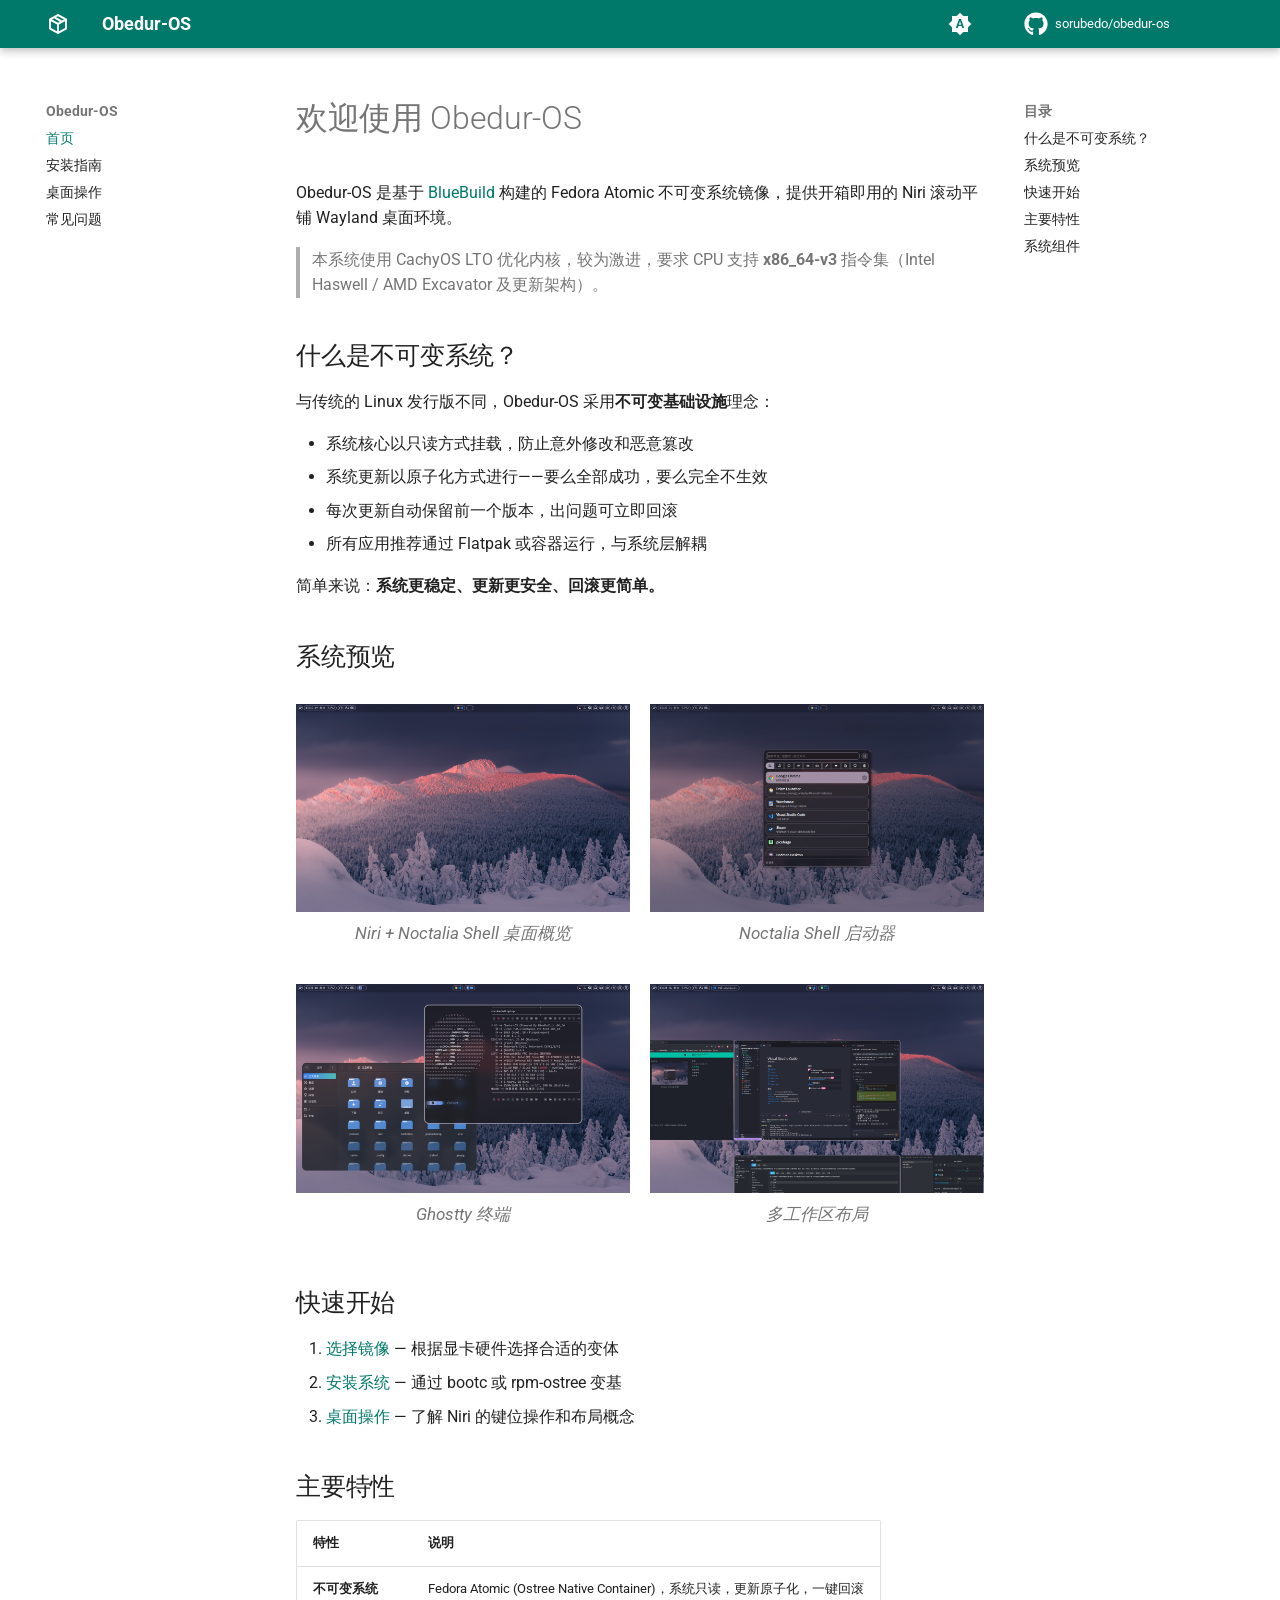
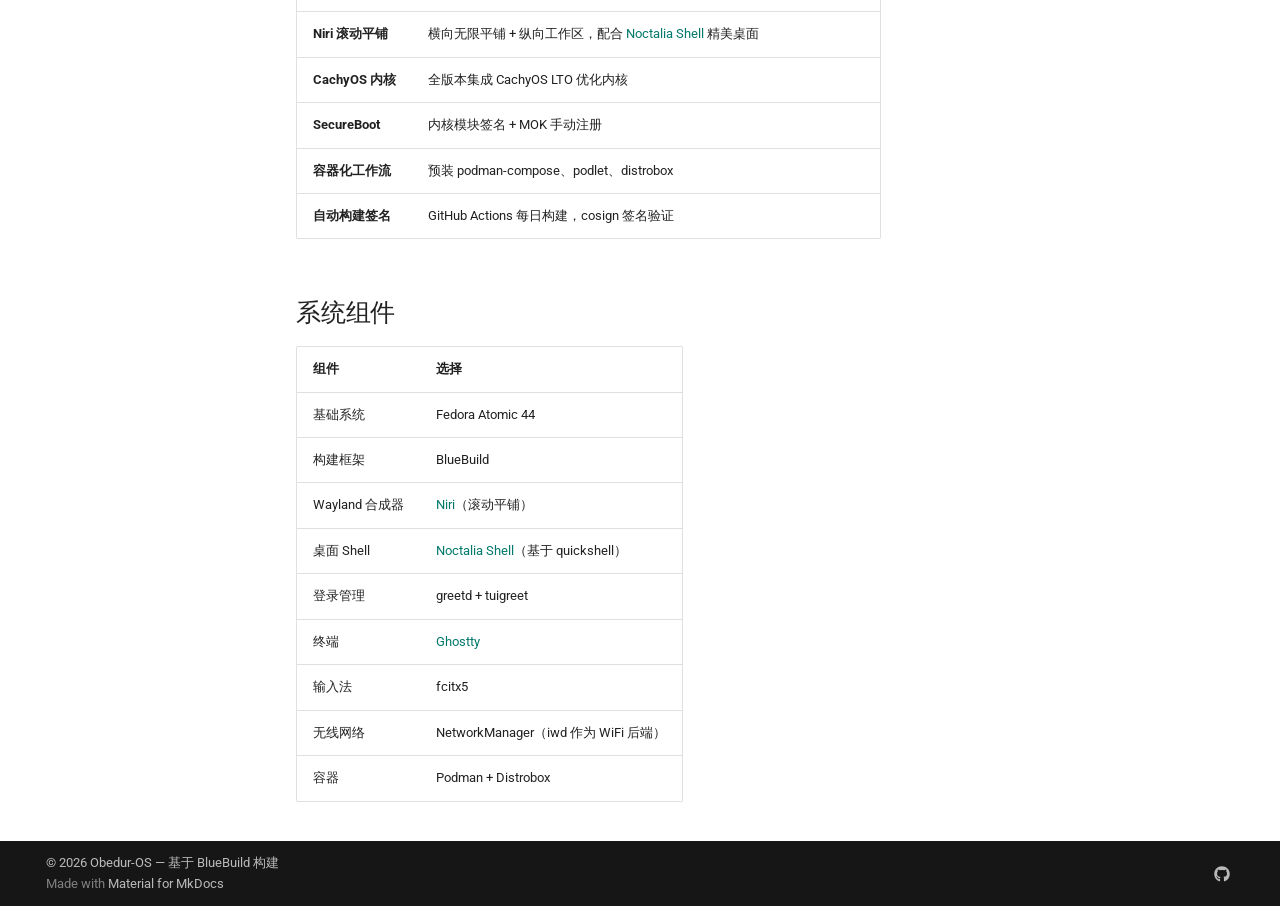
<file: index.html>
<!DOCTYPE html><html lang="zh" class="no-js"><head>
    
      <meta charset="utf-8">
      <meta name="viewport" content="width=device-width,initial-scale=1">
      
        <meta name="description" content="Fedora Atomic 不可变系统 — Niri 滚动平铺 Wayland 桌面">
      
      
      
        <link rel="canonical" href="https://sorubedo.github.io/obedur-os/">
      
      
      
        <link rel="next" href="installation/">
      
      
        
      
      
      <link rel="icon" href="assets/images/favicon.png">
      <meta name="generator" content="mkdocs-1.6.1, mkdocs-material-9.7.6">
    
    
      
        <title>Obedur-OS</title>
      
    
    
      <link rel="stylesheet" href="assets/stylesheets/main.484c7ddc.min.css">
      
        
        <link rel="stylesheet" href="assets/stylesheets/palette.ab4e12ef.min.css">
      
      


    
    
      
    
    
      
        
        
        <link rel="preconnect" href="https://fonts.gstatic.com" crossorigin="">
        <link rel="stylesheet" href="https://fonts.googleapis.com/css?family=Roboto:300,300i,400,400i,700,700i%7CRoboto+Mono:400,400i,700,700i&amp;display=fallback">
        <style>:root{--md-text-font:"Roboto";--md-code-font:"Roboto Mono"}</style>
      
    
    
      <link rel="stylesheet" href="stylesheets/extra.css">
    
    <script>__md_scope=new URL(".",location),__md_hash=e=>[...e].reduce(((e,_)=>(e<<5)-e+_.charCodeAt(0)),0),__md_get=(e,_=localStorage,t=__md_scope)=>JSON.parse(_.getItem(t.pathname+"."+e)),__md_set=(e,_,t=localStorage,a=__md_scope)=>{try{t.setItem(a.pathname+"."+e,JSON.stringify(_))}catch(e){}}</script>
    
      

    
    
  <link href="assets/stylesheets/glightbox.min.css" rel="stylesheet"><script src="assets/javascripts/glightbox.min.js"></script><style id="glightbox-style">
            html.glightbox-open { overflow: initial; height: 100%; }
            .gslide-title { margin-top: 0px; user-select: text; }
            .gslide-desc { color: #666; user-select: text; }
            .gslide-image img { background: white; }
            .gscrollbar-fixer { padding-right: 15px; }
            .gdesc-inner { font-size: 0.75rem; }
            body[data-md-color-scheme="slate"] .gdesc-inner { background: var(--md-default-bg-color); }
            body[data-md-color-scheme="slate"] .gslide-title { color: var(--md-default-fg-color); }
            body[data-md-color-scheme="slate"] .gslide-desc { color: var(--md-default-fg-color); }
        </style></head>
  
  
    
    
      
    
    
    
    
    <body dir="ltr" data-md-color-scheme="default" data-md-color-primary="indigo" data-md-color-accent="indigo">
  
    
    <input class="md-toggle" data-md-toggle="drawer" type="checkbox" id="__drawer" autocomplete="off">
    <input class="md-toggle" data-md-toggle="search" type="checkbox" id="__search" autocomplete="off">
    <label class="md-overlay" for="__drawer"></label>
    <div data-md-component="skip">
      
        
        <a href="#obedur-os" class="md-skip">
          跳转至
        </a>
      
    </div>
    <div data-md-component="announce">
      
    </div>
    
    
      

  

<header class="md-header md-header--shadow" data-md-component="header">
  <nav class="md-header__inner md-grid" aria-label="页眉">
    <a href="." title="Obedur-OS" class="md-header__button md-logo" aria-label="Obedur-OS" data-md-component="logo">
      
  
  <svg xmlns="http://www.w3.org/2000/svg" viewBox="0 0 24 24"><path d="M21 16.5c0 .38-.21.71-.53.88l-7.9 4.44c-.16.12-.36.18-.57.18s-.41-.06-.57-.18l-7.9-4.44A.99.99 0 0 1 3 16.5v-9c0-.38.21-.71.53-.88l7.9-4.44c.16-.12.36-.18.57-.18s.41.06.57.18l7.9 4.44c.32.17.53.5.53.88zM12 4.15l-1.89 1.07L16 8.61l1.96-1.11zM6.04 7.5 12 10.85l1.96-1.1-5.88-3.4zM5 15.91l6 3.38v-6.71L5 9.21zm14 0v-6.7l-6 3.37v6.71z"></path></svg>

    </a>
    <label class="md-header__button md-icon" for="__drawer">
      
      <svg xmlns="http://www.w3.org/2000/svg" viewBox="0 0 24 24"><path d="M3 6h18v2H3zm0 5h18v2H3zm0 5h18v2H3z"></path></svg>
    </label>
    <div class="md-header__title" data-md-component="header-title">
      <div class="md-header__ellipsis">
        <div class="md-header__topic">
          <span class="md-ellipsis">
            Obedur-OS
          </span>
        </div>
        <div class="md-header__topic" data-md-component="header-topic">
          <span class="md-ellipsis">
            
              首页
            
          </span>
        </div>
      </div>
    </div>
    
      
        <form class="md-header__option" data-md-component="palette">
  
    
    
    
    <input class="md-option" data-md-color-media="(prefers-color-scheme)" data-md-color-scheme="default" data-md-color-primary="indigo" data-md-color-accent="indigo" aria-label="跟随系统" type="radio" name="__palette" id="__palette_0">
    
      <label class="md-header__button md-icon" title="跟随系统" for="__palette_1" hidden="">
        <svg xmlns="http://www.w3.org/2000/svg" viewBox="0 0 24 24"><path d="m14.3 16-.7-2h-3.2l-.7 2H7.8L11 7h2l3.2 9zM20 8.69V4h-4.69L12 .69 8.69 4H4v4.69L.69 12 4 15.31V20h4.69L12 23.31 15.31 20H20v-4.69L23.31 12zm-9.15 3.96h2.3L12 9z"></path></svg>
      </label>
    
  
    
    
    
    <input class="md-option" data-md-color-media="(prefers-color-scheme: light)" data-md-color-scheme="default" data-md-color-primary="custom" data-md-color-accent="custom" aria-label="切换至暗色模式" type="radio" name="__palette" id="__palette_1">
    
      <label class="md-header__button md-icon" title="切换至暗色模式" for="__palette_2" hidden="">
        <svg xmlns="http://www.w3.org/2000/svg" viewBox="0 0 24 24"><path d="M12 8a4 4 0 0 0-4 4 4 4 0 0 0 4 4 4 4 0 0 0 4-4 4 4 0 0 0-4-4m0 10a6 6 0 0 1-6-6 6 6 0 0 1 6-6 6 6 0 0 1 6 6 6 6 0 0 1-6 6m8-9.31V4h-4.69L12 .69 8.69 4H4v4.69L.69 12 4 15.31V20h4.69L12 23.31 15.31 20H20v-4.69L23.31 12z"></path></svg>
      </label>
    
  
    
    
    
    <input class="md-option" data-md-color-media="(prefers-color-scheme: dark)" data-md-color-scheme="slate" data-md-color-primary="custom" data-md-color-accent="custom" aria-label="切换至系统偏好" type="radio" name="__palette" id="__palette_2">
    
      <label class="md-header__button md-icon" title="切换至系统偏好" for="__palette_0" hidden="">
        <svg xmlns="http://www.w3.org/2000/svg" viewBox="0 0 24 24"><path d="M12 18c-.89 0-1.74-.2-2.5-.55C11.56 16.5 13 14.42 13 12s-1.44-4.5-3.5-5.45C10.26 6.2 11.11 6 12 6a6 6 0 0 1 6 6 6 6 0 0 1-6 6m8-9.31V4h-4.69L12 .69 8.69 4H4v4.69L.69 12 4 15.31V20h4.69L12 23.31 15.31 20H20v-4.69L23.31 12z"></path></svg>
      </label>
    
  
</form>
      
    
    
      <script>var palette=__md_get("__palette");if(palette&&palette.color){if("(prefers-color-scheme)"===palette.color.media){var media=matchMedia("(prefers-color-scheme: light)"),input=document.querySelector(media.matches?"[data-md-color-media='(prefers-color-scheme: light)']":"[data-md-color-media='(prefers-color-scheme: dark)']");palette.color.media=input.getAttribute("data-md-color-media"),palette.color.scheme=input.getAttribute("data-md-color-scheme"),palette.color.primary=input.getAttribute("data-md-color-primary"),palette.color.accent=input.getAttribute("data-md-color-accent")}for(var[key,value]of Object.entries(palette.color))document.body.setAttribute("data-md-color-"+key,value)}</script>
    
    
    
    
      <div class="md-header__source">
        <a href="https://github.com/sorubedo/obedur-os" title="前往仓库" class="md-source" data-md-component="source">
  <div class="md-source__icon md-icon">
    
    <svg xmlns="http://www.w3.org/2000/svg" viewBox="0 0 512 512"><!--! Font Awesome Free 7.1.0 by @fontawesome - https://fontawesome.com License - https://fontawesome.com/license/free (Icons: CC BY 4.0, Fonts: SIL OFL 1.1, Code: MIT License) Copyright 2025 Fonticons, Inc.--><path d="M173.9 397.4c0 2-2.3 3.6-5.2 3.6-3.3.3-5.6-1.3-5.6-3.6 0-2 2.3-3.6 5.2-3.6 3-.3 5.6 1.3 5.6 3.6m-31.1-4.5c-.7 2 1.3 4.3 4.3 4.9 2.6 1 5.6 0 6.2-2s-1.3-4.3-4.3-5.2c-2.6-.7-5.5.3-6.2 2.3m44.2-1.7c-2.9.7-4.9 2.6-4.6 4.9.3 2 2.9 3.3 5.9 2.6 2.9-.7 4.9-2.6 4.6-4.6-.3-1.9-3-3.2-5.9-2.9M252.8 8C114.1 8 8 113.3 8 252c0 110.9 69.8 205.8 169.5 239.2 12.8 2.3 17.3-5.6 17.3-12.1 0-6.2-.3-40.4-.3-61.4 0 0-70 15-84.7-29.8 0 0-11.4-29.1-27.8-36.6 0 0-22.9-15.7 1.6-15.4 0 0 24.9 2 38.6 25.8 21.9 38.6 58.6 27.5 72.9 20.9 2.3-16 8.8-27.1 16-33.7-55.9-6.2-112.3-14.3-112.3-110.5 0-27.5 7.6-41.3 23.6-58.9-2.6-6.5-11.1-33.3 2.6-67.9 20.9-6.5 69 27 69 27 20-5.6 41.5-8.5 62.8-8.5s42.8 2.9 62.8 8.5c0 0 48.1-33.6 69-27 13.7 34.7 5.2 61.4 2.6 67.9 16 17.7 25.8 31.5 25.8 58.9 0 96.5-58.9 104.2-114.8 110.5 9.2 7.9 17 22.9 17 46.4 0 33.7-.3 75.4-.3 83.6 0 6.5 4.6 14.4 17.3 12.1C436.2 457.8 504 362.9 504 252 504 113.3 391.5 8 252.8 8M105.2 352.9c-1.3 1-1 3.3.7 5.2 1.6 1.6 3.9 2.3 5.2 1 1.3-1 1-3.3-.7-5.2-1.6-1.6-3.9-2.3-5.2-1m-10.8-8.1c-.7 1.3.3 2.9 2.3 3.9 1.6 1 3.6.7 4.3-.7.7-1.3-.3-2.9-2.3-3.9-2-.6-3.6-.3-4.3.7m32.4 35.6c-1.6 1.3-1 4.3 1.3 6.2 2.3 2.3 5.2 2.6 6.5 1 1.3-1.3.7-4.3-1.3-6.2-2.2-2.3-5.2-2.6-6.5-1m-11.4-14.7c-1.6 1-1.6 3.6 0 5.9s4.3 3.3 5.6 2.3c1.6-1.3 1.6-3.9 0-6.2-1.4-2.3-4-3.3-5.6-2"></path></svg>
  </div>
  <div class="md-source__repository">
    sorubedo/obedur-os
  </div>
</a>
      </div>
    
  </nav>
  
</header>
    
    <div class="md-container" data-md-component="container">
      
      
        
          
        
      
      <main class="md-main" data-md-component="main">
        <div class="md-main__inner md-grid">
          
            
              
              <div class="md-sidebar md-sidebar--primary" data-md-component="sidebar" data-md-type="navigation">
                <div class="md-sidebar__scrollwrap">
                  <div class="md-sidebar__inner">
                    



<nav class="md-nav md-nav--primary" aria-label="导航栏" data-md-level="0">
  <label class="md-nav__title" for="__drawer">
    <a href="." title="Obedur-OS" class="md-nav__button md-logo" aria-label="Obedur-OS" data-md-component="logo">
      
  
  <svg xmlns="http://www.w3.org/2000/svg" viewBox="0 0 24 24"><path d="M21 16.5c0 .38-.21.71-.53.88l-7.9 4.44c-.16.12-.36.18-.57.18s-.41-.06-.57-.18l-7.9-4.44A.99.99 0 0 1 3 16.5v-9c0-.38.21-.71.53-.88l7.9-4.44c.16-.12.36-.18.57-.18s.41.06.57.18l7.9 4.44c.32.17.53.5.53.88zM12 4.15l-1.89 1.07L16 8.61l1.96-1.11zM6.04 7.5 12 10.85l1.96-1.1-5.88-3.4zM5 15.91l6 3.38v-6.71L5 9.21zm14 0v-6.7l-6 3.37v6.71z"></path></svg>

    </a>
    Obedur-OS
  </label>
  
    <div class="md-nav__source">
      <a href="https://github.com/sorubedo/obedur-os" title="前往仓库" class="md-source" data-md-component="source">
  <div class="md-source__icon md-icon">
    
    <svg xmlns="http://www.w3.org/2000/svg" viewBox="0 0 512 512"><!--! Font Awesome Free 7.1.0 by @fontawesome - https://fontawesome.com License - https://fontawesome.com/license/free (Icons: CC BY 4.0, Fonts: SIL OFL 1.1, Code: MIT License) Copyright 2025 Fonticons, Inc.--><path d="M173.9 397.4c0 2-2.3 3.6-5.2 3.6-3.3.3-5.6-1.3-5.6-3.6 0-2 2.3-3.6 5.2-3.6 3-.3 5.6 1.3 5.6 3.6m-31.1-4.5c-.7 2 1.3 4.3 4.3 4.9 2.6 1 5.6 0 6.2-2s-1.3-4.3-4.3-5.2c-2.6-.7-5.5.3-6.2 2.3m44.2-1.7c-2.9.7-4.9 2.6-4.6 4.9.3 2 2.9 3.3 5.9 2.6 2.9-.7 4.9-2.6 4.6-4.6-.3-1.9-3-3.2-5.9-2.9M252.8 8C114.1 8 8 113.3 8 252c0 110.9 69.8 205.8 169.5 239.2 12.8 2.3 17.3-5.6 17.3-12.1 0-6.2-.3-40.4-.3-61.4 0 0-70 15-84.7-29.8 0 0-11.4-29.1-27.8-36.6 0 0-22.9-15.7 1.6-15.4 0 0 24.9 2 38.6 25.8 21.9 38.6 58.6 27.5 72.9 20.9 2.3-16 8.8-27.1 16-33.7-55.9-6.2-112.3-14.3-112.3-110.5 0-27.5 7.6-41.3 23.6-58.9-2.6-6.5-11.1-33.3 2.6-67.9 20.9-6.5 69 27 69 27 20-5.6 41.5-8.5 62.8-8.5s42.8 2.9 62.8 8.5c0 0 48.1-33.6 69-27 13.7 34.7 5.2 61.4 2.6 67.9 16 17.7 25.8 31.5 25.8 58.9 0 96.5-58.9 104.2-114.8 110.5 9.2 7.9 17 22.9 17 46.4 0 33.7-.3 75.4-.3 83.6 0 6.5 4.6 14.4 17.3 12.1C436.2 457.8 504 362.9 504 252 504 113.3 391.5 8 252.8 8M105.2 352.9c-1.3 1-1 3.3.7 5.2 1.6 1.6 3.9 2.3 5.2 1 1.3-1 1-3.3-.7-5.2-1.6-1.6-3.9-2.3-5.2-1m-10.8-8.1c-.7 1.3.3 2.9 2.3 3.9 1.6 1 3.6.7 4.3-.7.7-1.3-.3-2.9-2.3-3.9-2-.6-3.6-.3-4.3.7m32.4 35.6c-1.6 1.3-1 4.3 1.3 6.2 2.3 2.3 5.2 2.6 6.5 1 1.3-1.3.7-4.3-1.3-6.2-2.2-2.3-5.2-2.6-6.5-1m-11.4-14.7c-1.6 1-1.6 3.6 0 5.9s4.3 3.3 5.6 2.3c1.6-1.3 1.6-3.9 0-6.2-1.4-2.3-4-3.3-5.6-2"></path></svg>
  </div>
  <div class="md-source__repository">
    sorubedo/obedur-os
  </div>
</a>
    </div>
  
  <ul class="md-nav__list" data-md-scrollfix="">
    
      
      
  
  
    
  
  
  
    <li class="md-nav__item md-nav__item--active">
      
      <input class="md-nav__toggle md-toggle" type="checkbox" id="__toc">
      
      
        
      
      
        <label class="md-nav__link md-nav__link--active" for="__toc">
          
  
  
  <span class="md-ellipsis">
    
  
    首页
  

    
  </span>
  
  

          <span class="md-nav__icon md-icon"></span>
        </label>
      
      <a href="." class="md-nav__link md-nav__link--active">
        
  
  
  <span class="md-ellipsis">
    
  
    首页
  

    
  </span>
  
  

      </a>
      
        

<nav class="md-nav md-nav--secondary" aria-label="目录">
  
  
  
    
  
  
    <label class="md-nav__title" for="__toc">
      <span class="md-nav__icon md-icon"></span>
      目录
    </label>
    <ul class="md-nav__list" data-md-component="toc" data-md-scrollfix="">
      
        <li class="md-nav__item">
  <a href="#_1" class="md-nav__link">
    <span class="md-ellipsis">
      
        什么是不可变系统？
      
    </span>
  </a>
  
</li>
      
        <li class="md-nav__item">
  <a href="#_2" class="md-nav__link">
    <span class="md-ellipsis">
      
        系统预览
      
    </span>
  </a>
  
</li>
      
        <li class="md-nav__item">
  <a href="#_3" class="md-nav__link">
    <span class="md-ellipsis">
      
        快速开始
      
    </span>
  </a>
  
</li>
      
        <li class="md-nav__item">
  <a href="#_4" class="md-nav__link">
    <span class="md-ellipsis">
      
        主要特性
      
    </span>
  </a>
  
</li>
      
        <li class="md-nav__item">
  <a href="#_5" class="md-nav__link">
    <span class="md-ellipsis">
      
        系统组件
      
    </span>
  </a>
  
</li>
      
    </ul>
  
</nav>
      
    </li>
  

    
      
      
  
  
  
  
    <li class="md-nav__item">
      <a href="installation/" class="md-nav__link">
        
  
  
  <span class="md-ellipsis">
    
  
    安装指南
  

    
  </span>
  
  

      </a>
    </li>
  

    
      
      
  
  
  
  
    <li class="md-nav__item">
      <a href="desktop/" class="md-nav__link">
        
  
  
  <span class="md-ellipsis">
    
  
    桌面操作
  

    
  </span>
  
  

      </a>
    </li>
  

    
      
      
  
  
  
  
    <li class="md-nav__item">
      <a href="faq/" class="md-nav__link">
        
  
  
  <span class="md-ellipsis">
    
  
    常见问题
  

    
  </span>
  
  

      </a>
    </li>
  

    
  </ul>
</nav>
                  </div>
                </div>
              </div>
            
            
              
              <div class="md-sidebar md-sidebar--secondary" data-md-component="sidebar" data-md-type="toc">
                <div class="md-sidebar__scrollwrap">
                  <div class="md-sidebar__inner">
                    

<nav class="md-nav md-nav--secondary" aria-label="目录">
  
  
  
    
  
  
    <label class="md-nav__title" for="__toc">
      <span class="md-nav__icon md-icon"></span>
      目录
    </label>
    <ul class="md-nav__list" data-md-component="toc" data-md-scrollfix="">
      
        <li class="md-nav__item">
  <a href="#_1" class="md-nav__link">
    <span class="md-ellipsis">
      
        什么是不可变系统？
      
    </span>
  </a>
  
</li>
      
        <li class="md-nav__item">
  <a href="#_2" class="md-nav__link">
    <span class="md-ellipsis">
      
        系统预览
      
    </span>
  </a>
  
</li>
      
        <li class="md-nav__item">
  <a href="#_3" class="md-nav__link">
    <span class="md-ellipsis">
      
        快速开始
      
    </span>
  </a>
  
</li>
      
        <li class="md-nav__item">
  <a href="#_4" class="md-nav__link">
    <span class="md-ellipsis">
      
        主要特性
      
    </span>
  </a>
  
</li>
      
        <li class="md-nav__item">
  <a href="#_5" class="md-nav__link">
    <span class="md-ellipsis">
      
        系统组件
      
    </span>
  </a>
  
</li>
      
    </ul>
  
</nav>
                  </div>
                </div>
              </div>
            
          
          
            <div class="md-content" data-md-component="content">
              
              <article class="md-content__inner md-typeset">
                
                  


  
  


<h1 id="obedur-os">欢迎使用 Obedur-OS</h1>
<p>Obedur-OS 是基于 <a href="https://blue-build.org/">BlueBuild</a> 构建的 Fedora Atomic 不可变系统镜像，提供开箱即用的 Niri 滚动平铺 Wayland 桌面环境。</p>
<blockquote>
<p>本系统使用 CachyOS LTO 优化内核，较为激进，要求 CPU 支持 <strong>x86_64-v3</strong> 指令集（Intel Haswell / AMD Excavator 及更新架构）。</p>
</blockquote>
<h2 id="_1">什么是不可变系统？</h2>
<p>与传统的 Linux 发行版不同，Obedur-OS 采用<strong>不可变基础设施</strong>理念：</p>
<ul>
<li>系统核心以只读方式挂载，防止意外修改和恶意篡改</li>
<li>系统更新以原子化方式进行——要么全部成功，要么完全不生效</li>
<li>每次更新自动保留前一个版本，出问题可立即回滚</li>
<li>所有应用推荐通过 Flatpak 或容器运行，与系统层解耦</li>
</ul>
<p>简单来说：<strong>系统更稳定、更新更安全、回滚更简单。</strong></p>
<h2 id="_2">系统预览</h2>
<div class="image-grid">
<figure>
  <a class="glightbox" data-type="image" data-width="auto" data-height="auto" href="images/desktop-overview.png" data-desc-position="bottom"><img src="images/desktop-overview.png" alt="桌面概览" loading="lazy"></a>
  <figcaption>Niri + Noctalia Shell 桌面概览</figcaption>
</figure>
<figure>
  <a class="glightbox" data-type="image" data-width="auto" data-height="auto" href="images/launcher.png" data-desc-position="bottom"><img src="images/launcher.png" alt="启动器" loading="lazy"></a>
  <figcaption>Noctalia Shell 启动器</figcaption>
</figure>
<figure>
  <a class="glightbox" data-type="image" data-width="auto" data-height="auto" href="images/terminal.png" data-desc-position="bottom"><img src="images/terminal.png" alt="终端" loading="lazy"></a>
  <figcaption>Ghostty 终端</figcaption>
</figure>
<figure>
  <a class="glightbox" data-type="image" data-width="auto" data-height="auto" href="images/workspaces.png" data-desc-position="bottom"><img src="images/workspaces.png" alt="工作区" loading="lazy"></a>
  <figcaption>多工作区布局</figcaption>
</figure>
</div>
<h2 id="_3">快速开始</h2>
<ol>
<li><a href="installation/#_2">选择镜像</a> — 根据显卡硬件选择合适的变体</li>
<li><a href="installation/">安装系统</a> — 通过 bootc 或 rpm-ostree 变基</li>
<li><a href="desktop/">桌面操作</a> — 了解 Niri 的键位操作和布局概念</li>
</ol>
<h2 id="_4">主要特性</h2>
<table>
<thead>
<tr>
<th style="text-align: left;">特性</th>
<th style="text-align: left;">说明</th>
</tr>
</thead>
<tbody>
<tr>
<td style="text-align: left;"><strong>不可变系统</strong></td>
<td style="text-align: left;">Fedora Atomic (Ostree Native Container)，系统只读，更新原子化，一键回滚</td>
</tr>
<tr>
<td style="text-align: left;"><strong>Niri 滚动平铺</strong></td>
<td style="text-align: left;">横向无限平铺 + 纵向工作区，配合 <a href="https://docs.noctalia.dev/">Noctalia Shell</a> 精美桌面</td>
</tr>
<tr>
<td style="text-align: left;"><strong>CachyOS 内核</strong></td>
<td style="text-align: left;">全版本集成 CachyOS LTO 优化内核</td>
</tr>
<tr>
<td style="text-align: left;"><strong>SecureBoot</strong></td>
<td style="text-align: left;">内核模块签名 + MOK 手动注册</td>
</tr>
<tr>
<td style="text-align: left;"><strong>容器化工作流</strong></td>
<td style="text-align: left;">预装 podman-compose、podlet、distrobox</td>
</tr>
<tr>
<td style="text-align: left;"><strong>自动构建签名</strong></td>
<td style="text-align: left;">GitHub Actions 每日构建，cosign 签名验证</td>
</tr>
</tbody>
</table>
<h2 id="_5">系统组件</h2>
<table>
<thead>
<tr>
<th style="text-align: left;">组件</th>
<th style="text-align: left;">选择</th>
</tr>
</thead>
<tbody>
<tr>
<td style="text-align: left;">基础系统</td>
<td style="text-align: left;">Fedora Atomic 44</td>
</tr>
<tr>
<td style="text-align: left;">构建框架</td>
<td style="text-align: left;">BlueBuild</td>
</tr>
<tr>
<td style="text-align: left;">Wayland 合成器</td>
<td style="text-align: left;"><a href="https://github.com/YaLTeR/niri">Niri</a>（滚动平铺）</td>
</tr>
<tr>
<td style="text-align: left;">桌面 Shell</td>
<td style="text-align: left;"><a href="https://docs.noctalia.dev/">Noctalia Shell</a>（基于 quickshell）</td>
</tr>
<tr>
<td style="text-align: left;">登录管理</td>
<td style="text-align: left;">greetd + tuigreet</td>
</tr>
<tr>
<td style="text-align: left;">终端</td>
<td style="text-align: left;"><a href="https://ghostty.org/">Ghostty</a></td>
</tr>
<tr>
<td style="text-align: left;">输入法</td>
<td style="text-align: left;">fcitx5</td>
</tr>
<tr>
<td style="text-align: left;">无线网络</td>
<td style="text-align: left;">NetworkManager（iwd 作为 WiFi 后端）</td>
</tr>
<tr>
<td style="text-align: left;">容器</td>
<td style="text-align: left;">Podman + Distrobox</td>
</tr>
</tbody>
</table>












                
              </article>
            </div>
          
          
<script>var target=document.getElementById(location.hash.slice(1));target&&target.name&&(target.checked=target.name.startsWith("__tabbed_"))</script>
        </div>
        
          <button type="button" class="md-top md-icon" data-md-component="top" hidden="">
  
  <svg xmlns="http://www.w3.org/2000/svg" viewBox="0 0 24 24"><path d="M13 20h-2V8l-5.5 5.5-1.42-1.42L12 4.16l7.92 7.92-1.42 1.42L13 8z"></path></svg>
  回到页面顶部
</button>
        
      </main>
      
        <footer class="md-footer">
  
  <div class="md-footer-meta md-typeset">
    <div class="md-footer-meta__inner md-grid">
      <div class="md-copyright">
  
    <div class="md-copyright__highlight">
      © 2026 Obedur-OS — 基于 BlueBuild 构建
    </div>
  
  
    Made with
    <a href="https://squidfunk.github.io/mkdocs-material/" target="_blank" rel="noopener">
      Material for MkDocs
    </a>
  
</div>
      
        
<div class="md-social">
  
    
    
    
    
    <a href="https://github.com/sorubedo/obedur-os" target="_blank" rel="noopener" title="sorubedo/obedur-os" class="md-social__link">
      <svg xmlns="http://www.w3.org/2000/svg" viewBox="0 0 512 512"><!--! Font Awesome Free 7.1.0 by @fontawesome - https://fontawesome.com License - https://fontawesome.com/license/free (Icons: CC BY 4.0, Fonts: SIL OFL 1.1, Code: MIT License) Copyright 2025 Fonticons, Inc.--><path d="M173.9 397.4c0 2-2.3 3.6-5.2 3.6-3.3.3-5.6-1.3-5.6-3.6 0-2 2.3-3.6 5.2-3.6 3-.3 5.6 1.3 5.6 3.6m-31.1-4.5c-.7 2 1.3 4.3 4.3 4.9 2.6 1 5.6 0 6.2-2s-1.3-4.3-4.3-5.2c-2.6-.7-5.5.3-6.2 2.3m44.2-1.7c-2.9.7-4.9 2.6-4.6 4.9.3 2 2.9 3.3 5.9 2.6 2.9-.7 4.9-2.6 4.6-4.6-.3-1.9-3-3.2-5.9-2.9M252.8 8C114.1 8 8 113.3 8 252c0 110.9 69.8 205.8 169.5 239.2 12.8 2.3 17.3-5.6 17.3-12.1 0-6.2-.3-40.4-.3-61.4 0 0-70 15-84.7-29.8 0 0-11.4-29.1-27.8-36.6 0 0-22.9-15.7 1.6-15.4 0 0 24.9 2 38.6 25.8 21.9 38.6 58.6 27.5 72.9 20.9 2.3-16 8.8-27.1 16-33.7-55.9-6.2-112.3-14.3-112.3-110.5 0-27.5 7.6-41.3 23.6-58.9-2.6-6.5-11.1-33.3 2.6-67.9 20.9-6.5 69 27 69 27 20-5.6 41.5-8.5 62.8-8.5s42.8 2.9 62.8 8.5c0 0 48.1-33.6 69-27 13.7 34.7 5.2 61.4 2.6 67.9 16 17.7 25.8 31.5 25.8 58.9 0 96.5-58.9 104.2-114.8 110.5 9.2 7.9 17 22.9 17 46.4 0 33.7-.3 75.4-.3 83.6 0 6.5 4.6 14.4 17.3 12.1C436.2 457.8 504 362.9 504 252 504 113.3 391.5 8 252.8 8M105.2 352.9c-1.3 1-1 3.3.7 5.2 1.6 1.6 3.9 2.3 5.2 1 1.3-1 1-3.3-.7-5.2-1.6-1.6-3.9-2.3-5.2-1m-10.8-8.1c-.7 1.3.3 2.9 2.3 3.9 1.6 1 3.6.7 4.3-.7.7-1.3-.3-2.9-2.3-3.9-2-.6-3.6-.3-4.3.7m32.4 35.6c-1.6 1.3-1 4.3 1.3 6.2 2.3 2.3 5.2 2.6 6.5 1 1.3-1.3.7-4.3-1.3-6.2-2.2-2.3-5.2-2.6-6.5-1m-11.4-14.7c-1.6 1-1.6 3.6 0 5.9s4.3 3.3 5.6 2.3c1.6-1.3 1.6-3.9 0-6.2-1.4-2.3-4-3.3-5.6-2"></path></svg>
    </a>
  
</div>
      
    </div>
  </div>
</footer>
      
    </div>
    <div class="md-dialog" data-md-component="dialog">
      <div class="md-dialog__inner md-typeset"></div>
    </div>
    
    
    
      
      
      <script id="__config" type="application/json">{"annotate": null, "base": ".", "features": ["navigation.tracking", "navigation.top", "search.suggest", "search.highlight", "search.share", "content.code.copy", "content.code.annotate"], "search": "assets/javascripts/workers/search.2c215733.min.js", "tags": null, "translations": {"clipboard.copied": "\u5df2\u590d\u5236", "clipboard.copy": "\u590d\u5236", "search.result.more.one": "\u5728\u8be5\u9875\u4e0a\u8fd8\u6709 1 \u4e2a\u7b26\u5408\u6761\u4ef6\u7684\u7ed3\u679c", "search.result.more.other": "\u5728\u8be5\u9875\u4e0a\u8fd8\u6709 # \u4e2a\u7b26\u5408\u6761\u4ef6\u7684\u7ed3\u679c", "search.result.none": "\u6ca1\u6709\u627e\u5230\u7b26\u5408\u6761\u4ef6\u7684\u7ed3\u679c", "search.result.one": "\u627e\u5230 1 \u4e2a\u7b26\u5408\u6761\u4ef6\u7684\u7ed3\u679c", "search.result.other": "# \u4e2a\u7b26\u5408\u6761\u4ef6\u7684\u7ed3\u679c", "search.result.placeholder": "\u952e\u5165\u4ee5\u5f00\u59cb\u641c\u7d22", "search.result.term.missing": "\u7f3a\u5c11", "select.version": "\u9009\u62e9\u5f53\u524d\u7248\u672c"}, "version": null}</script>
    
    
      <script src="assets/javascripts/bundle.79ae519e.min.js"></script>
      
    
  
<script id="init-glightbox">const lightbox = GLightbox({"touchNavigation": true, "loop": false, "zoomable": true, "draggable": true, "openEffect": "fade", "closeEffect": "fade", "slideEffect": "slide"});
document$.subscribe(()=>{ lightbox.reload(); });
</script></body></html>
</file>
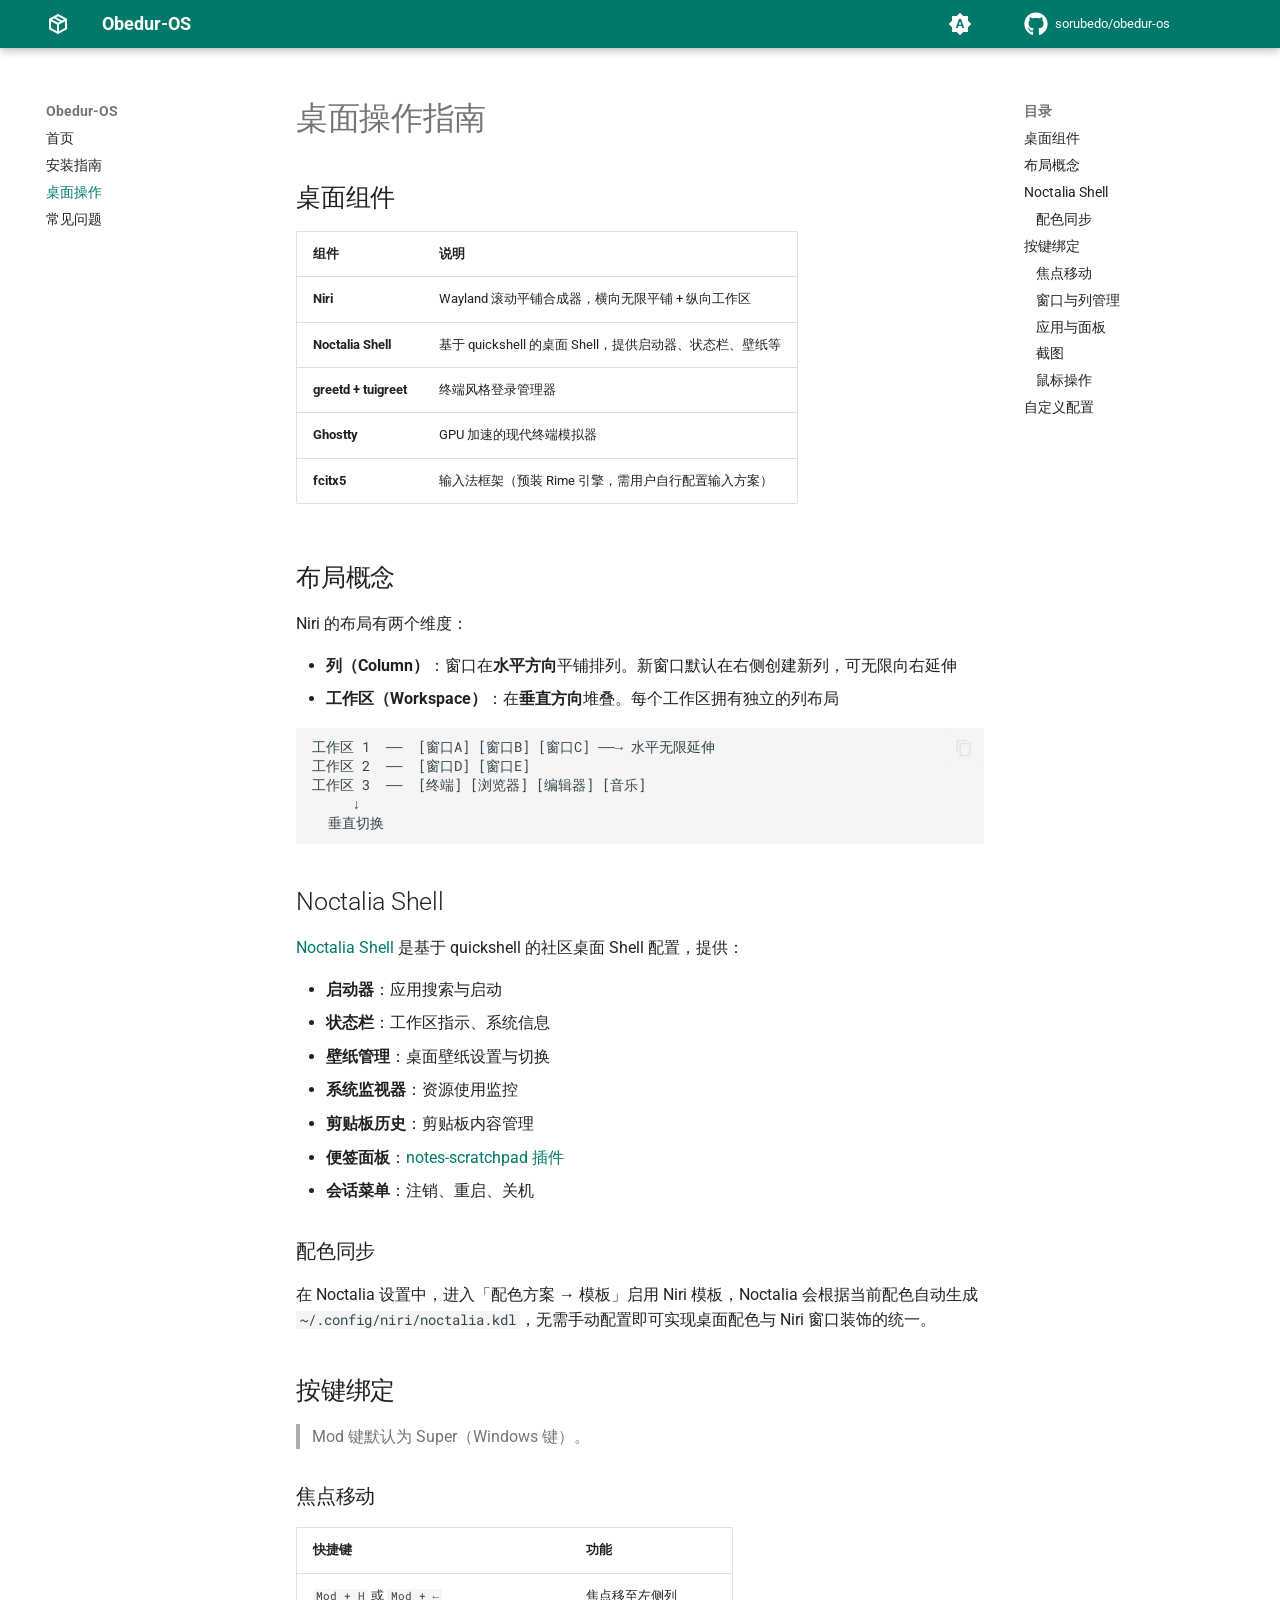
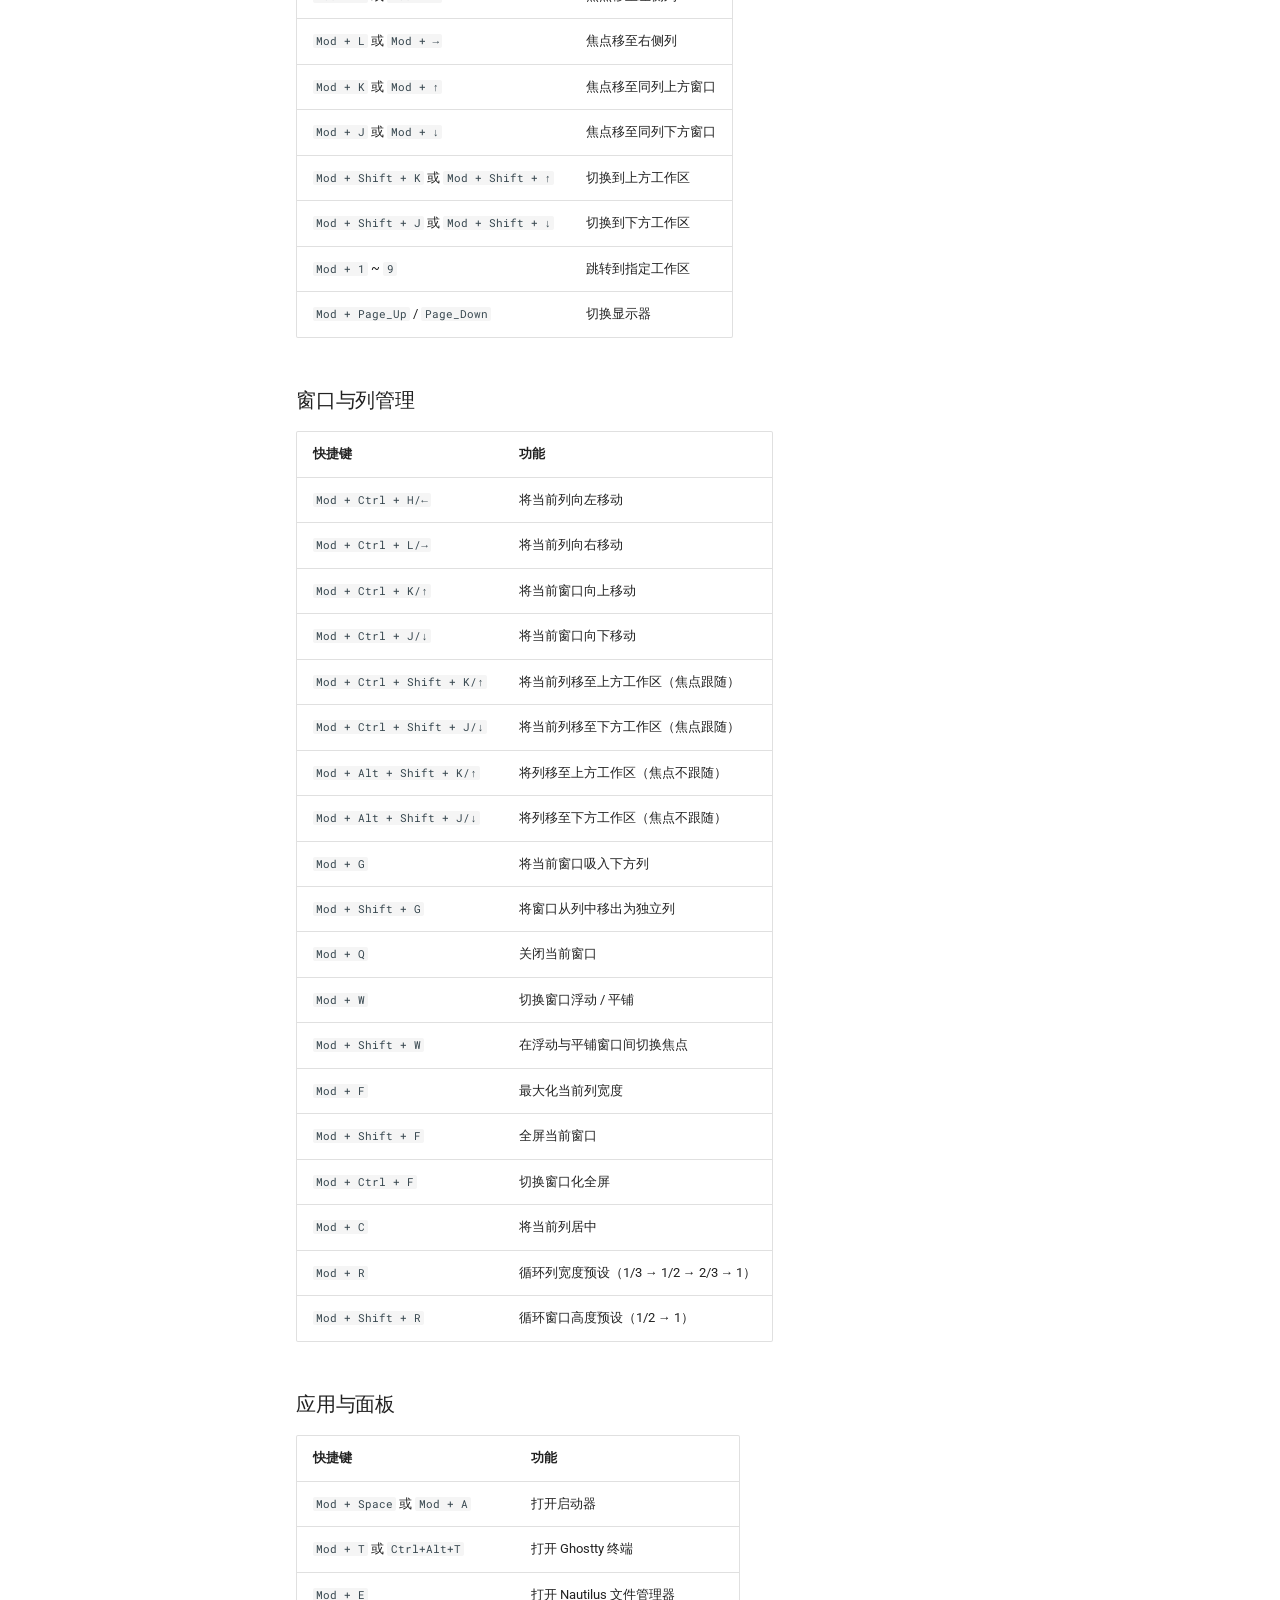
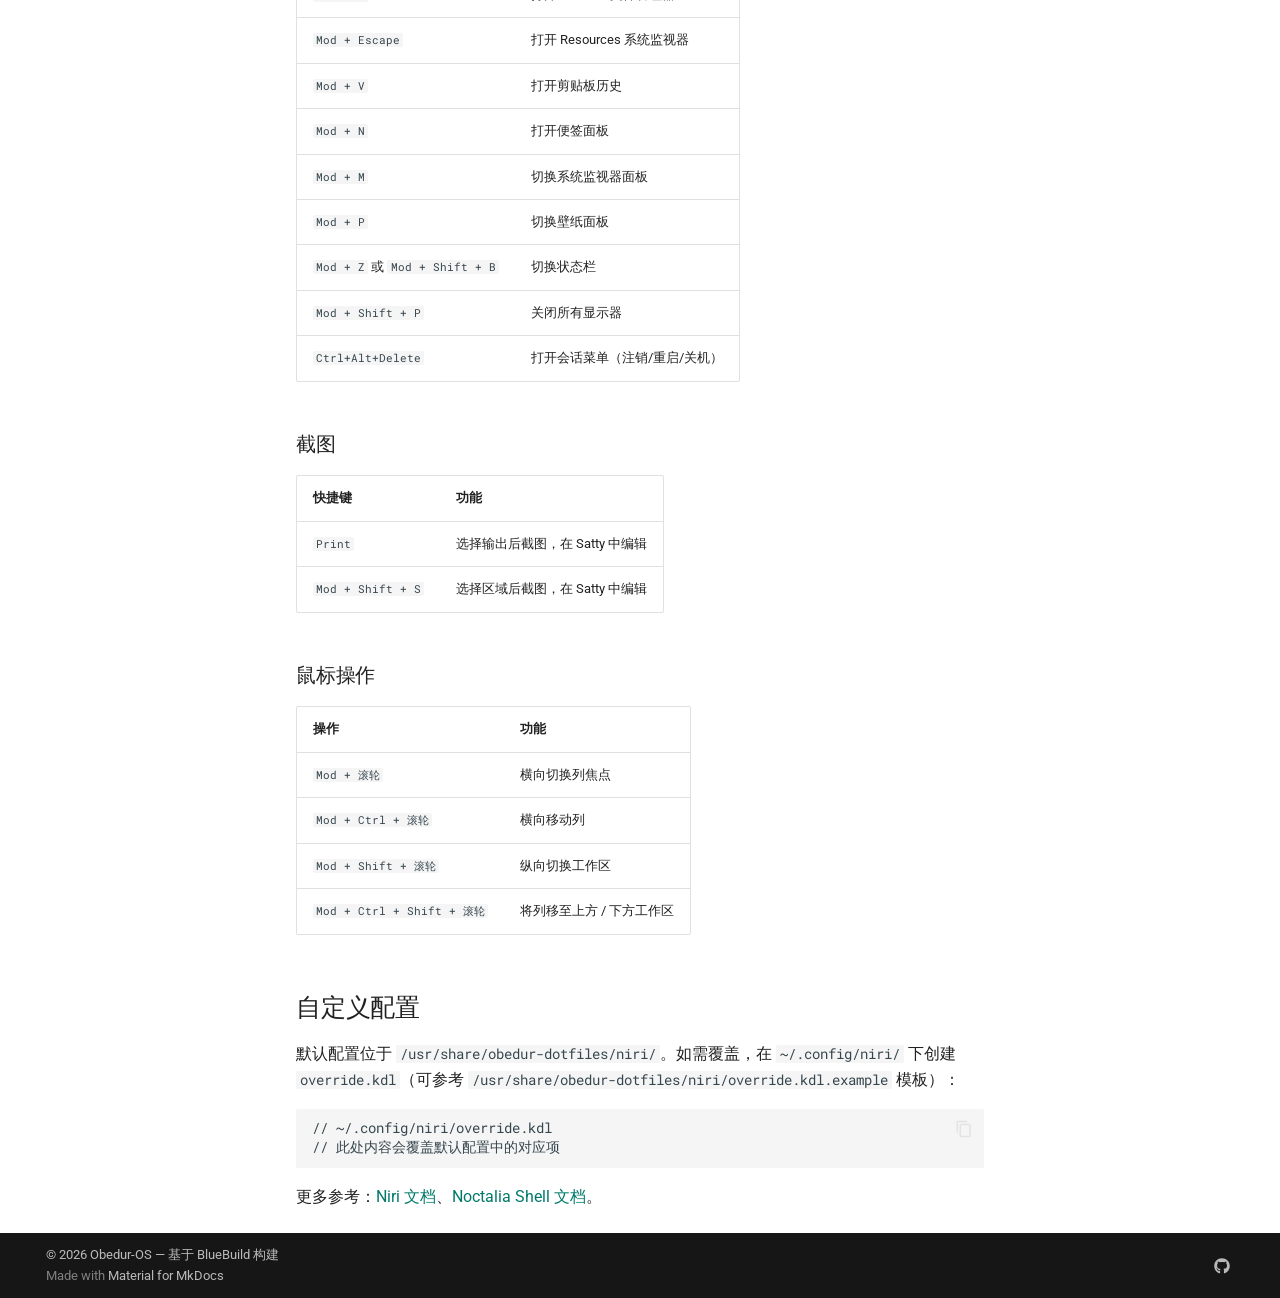
<file: desktop/index.html>
<!DOCTYPE html><html lang="zh" class="no-js"><head>
    
      <meta charset="utf-8">
      <meta name="viewport" content="width=device-width,initial-scale=1">
      
        <meta name="description" content="Fedora Atomic 不可变系统 — Niri 滚动平铺 Wayland 桌面">
      
      
      
        <link rel="canonical" href="https://sorubedo.github.io/obedur-os/desktop/">
      
      
        <link rel="prev" href="../installation/">
      
      
        <link rel="next" href="../faq/">
      
      
        
      
      
      <link rel="icon" href="../assets/images/favicon.png">
      <meta name="generator" content="mkdocs-1.6.1, mkdocs-material-9.7.6">
    
    
      
        <title>桌面操作 - Obedur-OS</title>
      
    
    
      <link rel="stylesheet" href="../assets/stylesheets/main.484c7ddc.min.css">
      
        
        <link rel="stylesheet" href="../assets/stylesheets/palette.ab4e12ef.min.css">
      
      


    
    
      
    
    
      
        
        
        <link rel="preconnect" href="https://fonts.gstatic.com" crossorigin="">
        <link rel="stylesheet" href="https://fonts.googleapis.com/css?family=Roboto:300,300i,400,400i,700,700i%7CRoboto+Mono:400,400i,700,700i&amp;display=fallback">
        <style>:root{--md-text-font:"Roboto";--md-code-font:"Roboto Mono"}</style>
      
    
    
      <link rel="stylesheet" href="../stylesheets/extra.css">
    
    <script>__md_scope=new URL("..",location),__md_hash=e=>[...e].reduce(((e,_)=>(e<<5)-e+_.charCodeAt(0)),0),__md_get=(e,_=localStorage,t=__md_scope)=>JSON.parse(_.getItem(t.pathname+"."+e)),__md_set=(e,_,t=localStorage,a=__md_scope)=>{try{t.setItem(a.pathname+"."+e,JSON.stringify(_))}catch(e){}}</script>
    
      

    
    
  <link href="../assets/stylesheets/glightbox.min.css" rel="stylesheet"><script src="../assets/javascripts/glightbox.min.js"></script><style id="glightbox-style">
            html.glightbox-open { overflow: initial; height: 100%; }
            .gslide-title { margin-top: 0px; user-select: text; }
            .gslide-desc { color: #666; user-select: text; }
            .gslide-image img { background: white; }
            .gscrollbar-fixer { padding-right: 15px; }
            .gdesc-inner { font-size: 0.75rem; }
            body[data-md-color-scheme="slate"] .gdesc-inner { background: var(--md-default-bg-color); }
            body[data-md-color-scheme="slate"] .gslide-title { color: var(--md-default-fg-color); }
            body[data-md-color-scheme="slate"] .gslide-desc { color: var(--md-default-fg-color); }
        </style></head>
  
  
    
    
      
    
    
    
    
    <body dir="ltr" data-md-color-scheme="default" data-md-color-primary="indigo" data-md-color-accent="indigo">
  
    
    <input class="md-toggle" data-md-toggle="drawer" type="checkbox" id="__drawer" autocomplete="off">
    <input class="md-toggle" data-md-toggle="search" type="checkbox" id="__search" autocomplete="off">
    <label class="md-overlay" for="__drawer"></label>
    <div data-md-component="skip">
      
        
        <a href="#_1" class="md-skip">
          跳转至
        </a>
      
    </div>
    <div data-md-component="announce">
      
    </div>
    
    
      

  

<header class="md-header md-header--shadow" data-md-component="header">
  <nav class="md-header__inner md-grid" aria-label="页眉">
    <a href=".." title="Obedur-OS" class="md-header__button md-logo" aria-label="Obedur-OS" data-md-component="logo">
      
  
  <svg xmlns="http://www.w3.org/2000/svg" viewBox="0 0 24 24"><path d="M21 16.5c0 .38-.21.71-.53.88l-7.9 4.44c-.16.12-.36.18-.57.18s-.41-.06-.57-.18l-7.9-4.44A.99.99 0 0 1 3 16.5v-9c0-.38.21-.71.53-.88l7.9-4.44c.16-.12.36-.18.57-.18s.41.06.57.18l7.9 4.44c.32.17.53.5.53.88zM12 4.15l-1.89 1.07L16 8.61l1.96-1.11zM6.04 7.5 12 10.85l1.96-1.1-5.88-3.4zM5 15.91l6 3.38v-6.71L5 9.21zm14 0v-6.7l-6 3.37v6.71z"></path></svg>

    </a>
    <label class="md-header__button md-icon" for="__drawer">
      
      <svg xmlns="http://www.w3.org/2000/svg" viewBox="0 0 24 24"><path d="M3 6h18v2H3zm0 5h18v2H3zm0 5h18v2H3z"></path></svg>
    </label>
    <div class="md-header__title" data-md-component="header-title">
      <div class="md-header__ellipsis">
        <div class="md-header__topic">
          <span class="md-ellipsis">
            Obedur-OS
          </span>
        </div>
        <div class="md-header__topic" data-md-component="header-topic">
          <span class="md-ellipsis">
            
              桌面操作
            
          </span>
        </div>
      </div>
    </div>
    
      
        <form class="md-header__option" data-md-component="palette">
  
    
    
    
    <input class="md-option" data-md-color-media="(prefers-color-scheme)" data-md-color-scheme="default" data-md-color-primary="indigo" data-md-color-accent="indigo" aria-label="跟随系统" type="radio" name="__palette" id="__palette_0">
    
      <label class="md-header__button md-icon" title="跟随系统" for="__palette_1" hidden="">
        <svg xmlns="http://www.w3.org/2000/svg" viewBox="0 0 24 24"><path d="m14.3 16-.7-2h-3.2l-.7 2H7.8L11 7h2l3.2 9zM20 8.69V4h-4.69L12 .69 8.69 4H4v4.69L.69 12 4 15.31V20h4.69L12 23.31 15.31 20H20v-4.69L23.31 12zm-9.15 3.96h2.3L12 9z"></path></svg>
      </label>
    
  
    
    
    
    <input class="md-option" data-md-color-media="(prefers-color-scheme: light)" data-md-color-scheme="default" data-md-color-primary="custom" data-md-color-accent="custom" aria-label="切换至暗色模式" type="radio" name="__palette" id="__palette_1">
    
      <label class="md-header__button md-icon" title="切换至暗色模式" for="__palette_2" hidden="">
        <svg xmlns="http://www.w3.org/2000/svg" viewBox="0 0 24 24"><path d="M12 8a4 4 0 0 0-4 4 4 4 0 0 0 4 4 4 4 0 0 0 4-4 4 4 0 0 0-4-4m0 10a6 6 0 0 1-6-6 6 6 0 0 1 6-6 6 6 0 0 1 6 6 6 6 0 0 1-6 6m8-9.31V4h-4.69L12 .69 8.69 4H4v4.69L.69 12 4 15.31V20h4.69L12 23.31 15.31 20H20v-4.69L23.31 12z"></path></svg>
      </label>
    
  
    
    
    
    <input class="md-option" data-md-color-media="(prefers-color-scheme: dark)" data-md-color-scheme="slate" data-md-color-primary="custom" data-md-color-accent="custom" aria-label="切换至系统偏好" type="radio" name="__palette" id="__palette_2">
    
      <label class="md-header__button md-icon" title="切换至系统偏好" for="__palette_0" hidden="">
        <svg xmlns="http://www.w3.org/2000/svg" viewBox="0 0 24 24"><path d="M12 18c-.89 0-1.74-.2-2.5-.55C11.56 16.5 13 14.42 13 12s-1.44-4.5-3.5-5.45C10.26 6.2 11.11 6 12 6a6 6 0 0 1 6 6 6 6 0 0 1-6 6m8-9.31V4h-4.69L12 .69 8.69 4H4v4.69L.69 12 4 15.31V20h4.69L12 23.31 15.31 20H20v-4.69L23.31 12z"></path></svg>
      </label>
    
  
</form>
      
    
    
      <script>var palette=__md_get("__palette");if(palette&&palette.color){if("(prefers-color-scheme)"===palette.color.media){var media=matchMedia("(prefers-color-scheme: light)"),input=document.querySelector(media.matches?"[data-md-color-media='(prefers-color-scheme: light)']":"[data-md-color-media='(prefers-color-scheme: dark)']");palette.color.media=input.getAttribute("data-md-color-media"),palette.color.scheme=input.getAttribute("data-md-color-scheme"),palette.color.primary=input.getAttribute("data-md-color-primary"),palette.color.accent=input.getAttribute("data-md-color-accent")}for(var[key,value]of Object.entries(palette.color))document.body.setAttribute("data-md-color-"+key,value)}</script>
    
    
    
    
      <div class="md-header__source">
        <a href="https://github.com/sorubedo/obedur-os" title="前往仓库" class="md-source" data-md-component="source">
  <div class="md-source__icon md-icon">
    
    <svg xmlns="http://www.w3.org/2000/svg" viewBox="0 0 512 512"><!--! Font Awesome Free 7.1.0 by @fontawesome - https://fontawesome.com License - https://fontawesome.com/license/free (Icons: CC BY 4.0, Fonts: SIL OFL 1.1, Code: MIT License) Copyright 2025 Fonticons, Inc.--><path d="M173.9 397.4c0 2-2.3 3.6-5.2 3.6-3.3.3-5.6-1.3-5.6-3.6 0-2 2.3-3.6 5.2-3.6 3-.3 5.6 1.3 5.6 3.6m-31.1-4.5c-.7 2 1.3 4.3 4.3 4.9 2.6 1 5.6 0 6.2-2s-1.3-4.3-4.3-5.2c-2.6-.7-5.5.3-6.2 2.3m44.2-1.7c-2.9.7-4.9 2.6-4.6 4.9.3 2 2.9 3.3 5.9 2.6 2.9-.7 4.9-2.6 4.6-4.6-.3-1.9-3-3.2-5.9-2.9M252.8 8C114.1 8 8 113.3 8 252c0 110.9 69.8 205.8 169.5 239.2 12.8 2.3 17.3-5.6 17.3-12.1 0-6.2-.3-40.4-.3-61.4 0 0-70 15-84.7-29.8 0 0-11.4-29.1-27.8-36.6 0 0-22.9-15.7 1.6-15.4 0 0 24.9 2 38.6 25.8 21.9 38.6 58.6 27.5 72.9 20.9 2.3-16 8.8-27.1 16-33.7-55.9-6.2-112.3-14.3-112.3-110.5 0-27.5 7.6-41.3 23.6-58.9-2.6-6.5-11.1-33.3 2.6-67.9 20.9-6.5 69 27 69 27 20-5.6 41.5-8.5 62.8-8.5s42.8 2.9 62.8 8.5c0 0 48.1-33.6 69-27 13.7 34.7 5.2 61.4 2.6 67.9 16 17.7 25.8 31.5 25.8 58.9 0 96.5-58.9 104.2-114.8 110.5 9.2 7.9 17 22.9 17 46.4 0 33.7-.3 75.4-.3 83.6 0 6.5 4.6 14.4 17.3 12.1C436.2 457.8 504 362.9 504 252 504 113.3 391.5 8 252.8 8M105.2 352.9c-1.3 1-1 3.3.7 5.2 1.6 1.6 3.9 2.3 5.2 1 1.3-1 1-3.3-.7-5.2-1.6-1.6-3.9-2.3-5.2-1m-10.8-8.1c-.7 1.3.3 2.9 2.3 3.9 1.6 1 3.6.7 4.3-.7.7-1.3-.3-2.9-2.3-3.9-2-.6-3.6-.3-4.3.7m32.4 35.6c-1.6 1.3-1 4.3 1.3 6.2 2.3 2.3 5.2 2.6 6.5 1 1.3-1.3.7-4.3-1.3-6.2-2.2-2.3-5.2-2.6-6.5-1m-11.4-14.7c-1.6 1-1.6 3.6 0 5.9s4.3 3.3 5.6 2.3c1.6-1.3 1.6-3.9 0-6.2-1.4-2.3-4-3.3-5.6-2"></path></svg>
  </div>
  <div class="md-source__repository">
    sorubedo/obedur-os
  </div>
</a>
      </div>
    
  </nav>
  
</header>
    
    <div class="md-container" data-md-component="container">
      
      
        
          
        
      
      <main class="md-main" data-md-component="main">
        <div class="md-main__inner md-grid">
          
            
              
              <div class="md-sidebar md-sidebar--primary" data-md-component="sidebar" data-md-type="navigation">
                <div class="md-sidebar__scrollwrap">
                  <div class="md-sidebar__inner">
                    



<nav class="md-nav md-nav--primary" aria-label="导航栏" data-md-level="0">
  <label class="md-nav__title" for="__drawer">
    <a href=".." title="Obedur-OS" class="md-nav__button md-logo" aria-label="Obedur-OS" data-md-component="logo">
      
  
  <svg xmlns="http://www.w3.org/2000/svg" viewBox="0 0 24 24"><path d="M21 16.5c0 .38-.21.71-.53.88l-7.9 4.44c-.16.12-.36.18-.57.18s-.41-.06-.57-.18l-7.9-4.44A.99.99 0 0 1 3 16.5v-9c0-.38.21-.71.53-.88l7.9-4.44c.16-.12.36-.18.57-.18s.41.06.57.18l7.9 4.44c.32.17.53.5.53.88zM12 4.15l-1.89 1.07L16 8.61l1.96-1.11zM6.04 7.5 12 10.85l1.96-1.1-5.88-3.4zM5 15.91l6 3.38v-6.71L5 9.21zm14 0v-6.7l-6 3.37v6.71z"></path></svg>

    </a>
    Obedur-OS
  </label>
  
    <div class="md-nav__source">
      <a href="https://github.com/sorubedo/obedur-os" title="前往仓库" class="md-source" data-md-component="source">
  <div class="md-source__icon md-icon">
    
    <svg xmlns="http://www.w3.org/2000/svg" viewBox="0 0 512 512"><!--! Font Awesome Free 7.1.0 by @fontawesome - https://fontawesome.com License - https://fontawesome.com/license/free (Icons: CC BY 4.0, Fonts: SIL OFL 1.1, Code: MIT License) Copyright 2025 Fonticons, Inc.--><path d="M173.9 397.4c0 2-2.3 3.6-5.2 3.6-3.3.3-5.6-1.3-5.6-3.6 0-2 2.3-3.6 5.2-3.6 3-.3 5.6 1.3 5.6 3.6m-31.1-4.5c-.7 2 1.3 4.3 4.3 4.9 2.6 1 5.6 0 6.2-2s-1.3-4.3-4.3-5.2c-2.6-.7-5.5.3-6.2 2.3m44.2-1.7c-2.9.7-4.9 2.6-4.6 4.9.3 2 2.9 3.3 5.9 2.6 2.9-.7 4.9-2.6 4.6-4.6-.3-1.9-3-3.2-5.9-2.9M252.8 8C114.1 8 8 113.3 8 252c0 110.9 69.8 205.8 169.5 239.2 12.8 2.3 17.3-5.6 17.3-12.1 0-6.2-.3-40.4-.3-61.4 0 0-70 15-84.7-29.8 0 0-11.4-29.1-27.8-36.6 0 0-22.9-15.7 1.6-15.4 0 0 24.9 2 38.6 25.8 21.9 38.6 58.6 27.5 72.9 20.9 2.3-16 8.8-27.1 16-33.7-55.9-6.2-112.3-14.3-112.3-110.5 0-27.5 7.6-41.3 23.6-58.9-2.6-6.5-11.1-33.3 2.6-67.9 20.9-6.5 69 27 69 27 20-5.6 41.5-8.5 62.8-8.5s42.8 2.9 62.8 8.5c0 0 48.1-33.6 69-27 13.7 34.7 5.2 61.4 2.6 67.9 16 17.7 25.8 31.5 25.8 58.9 0 96.5-58.9 104.2-114.8 110.5 9.2 7.9 17 22.9 17 46.4 0 33.7-.3 75.4-.3 83.6 0 6.5 4.6 14.4 17.3 12.1C436.2 457.8 504 362.9 504 252 504 113.3 391.5 8 252.8 8M105.2 352.9c-1.3 1-1 3.3.7 5.2 1.6 1.6 3.9 2.3 5.2 1 1.3-1 1-3.3-.7-5.2-1.6-1.6-3.9-2.3-5.2-1m-10.8-8.1c-.7 1.3.3 2.9 2.3 3.9 1.6 1 3.6.7 4.3-.7.7-1.3-.3-2.9-2.3-3.9-2-.6-3.6-.3-4.3.7m32.4 35.6c-1.6 1.3-1 4.3 1.3 6.2 2.3 2.3 5.2 2.6 6.5 1 1.3-1.3.7-4.3-1.3-6.2-2.2-2.3-5.2-2.6-6.5-1m-11.4-14.7c-1.6 1-1.6 3.6 0 5.9s4.3 3.3 5.6 2.3c1.6-1.3 1.6-3.9 0-6.2-1.4-2.3-4-3.3-5.6-2"></path></svg>
  </div>
  <div class="md-source__repository">
    sorubedo/obedur-os
  </div>
</a>
    </div>
  
  <ul class="md-nav__list" data-md-scrollfix="">
    
      
      
  
  
  
  
    <li class="md-nav__item">
      <a href=".." class="md-nav__link">
        
  
  
  <span class="md-ellipsis">
    
  
    首页
  

    
  </span>
  
  

      </a>
    </li>
  

    
      
      
  
  
  
  
    <li class="md-nav__item">
      <a href="../installation/" class="md-nav__link">
        
  
  
  <span class="md-ellipsis">
    
  
    安装指南
  

    
  </span>
  
  

      </a>
    </li>
  

    
      
      
  
  
    
  
  
  
    <li class="md-nav__item md-nav__item--active">
      
      <input class="md-nav__toggle md-toggle" type="checkbox" id="__toc">
      
      
        
      
      
        <label class="md-nav__link md-nav__link--active" for="__toc">
          
  
  
  <span class="md-ellipsis">
    
  
    桌面操作
  

    
  </span>
  
  

          <span class="md-nav__icon md-icon"></span>
        </label>
      
      <a href="./" class="md-nav__link md-nav__link--active">
        
  
  
  <span class="md-ellipsis">
    
  
    桌面操作
  

    
  </span>
  
  

      </a>
      
        

<nav class="md-nav md-nav--secondary" aria-label="目录">
  
  
  
    
  
  
    <label class="md-nav__title" for="__toc">
      <span class="md-nav__icon md-icon"></span>
      目录
    </label>
    <ul class="md-nav__list" data-md-component="toc" data-md-scrollfix="">
      
        <li class="md-nav__item">
  <a href="#_2" class="md-nav__link">
    <span class="md-ellipsis">
      
        桌面组件
      
    </span>
  </a>
  
</li>
      
        <li class="md-nav__item">
  <a href="#_3" class="md-nav__link">
    <span class="md-ellipsis">
      
        布局概念
      
    </span>
  </a>
  
</li>
      
        <li class="md-nav__item">
  <a href="#noctalia-shell" class="md-nav__link">
    <span class="md-ellipsis">
      
        Noctalia Shell
      
    </span>
  </a>
  
    <nav class="md-nav" aria-label="Noctalia Shell">
      <ul class="md-nav__list">
        
          <li class="md-nav__item">
  <a href="#_4" class="md-nav__link">
    <span class="md-ellipsis">
      
        配色同步
      
    </span>
  </a>
  
</li>
        
      </ul>
    </nav>
  
</li>
      
        <li class="md-nav__item">
  <a href="#_5" class="md-nav__link">
    <span class="md-ellipsis">
      
        按键绑定
      
    </span>
  </a>
  
    <nav class="md-nav" aria-label="按键绑定">
      <ul class="md-nav__list">
        
          <li class="md-nav__item">
  <a href="#_6" class="md-nav__link">
    <span class="md-ellipsis">
      
        焦点移动
      
    </span>
  </a>
  
</li>
        
          <li class="md-nav__item">
  <a href="#_7" class="md-nav__link">
    <span class="md-ellipsis">
      
        窗口与列管理
      
    </span>
  </a>
  
</li>
        
          <li class="md-nav__item">
  <a href="#_8" class="md-nav__link">
    <span class="md-ellipsis">
      
        应用与面板
      
    </span>
  </a>
  
</li>
        
          <li class="md-nav__item">
  <a href="#_9" class="md-nav__link">
    <span class="md-ellipsis">
      
        截图
      
    </span>
  </a>
  
</li>
        
          <li class="md-nav__item">
  <a href="#_10" class="md-nav__link">
    <span class="md-ellipsis">
      
        鼠标操作
      
    </span>
  </a>
  
</li>
        
      </ul>
    </nav>
  
</li>
      
        <li class="md-nav__item">
  <a href="#_11" class="md-nav__link">
    <span class="md-ellipsis">
      
        自定义配置
      
    </span>
  </a>
  
</li>
      
    </ul>
  
</nav>
      
    </li>
  

    
      
      
  
  
  
  
    <li class="md-nav__item">
      <a href="../faq/" class="md-nav__link">
        
  
  
  <span class="md-ellipsis">
    
  
    常见问题
  

    
  </span>
  
  

      </a>
    </li>
  

    
  </ul>
</nav>
                  </div>
                </div>
              </div>
            
            
              
              <div class="md-sidebar md-sidebar--secondary" data-md-component="sidebar" data-md-type="toc">
                <div class="md-sidebar__scrollwrap">
                  <div class="md-sidebar__inner">
                    

<nav class="md-nav md-nav--secondary" aria-label="目录">
  
  
  
    
  
  
    <label class="md-nav__title" for="__toc">
      <span class="md-nav__icon md-icon"></span>
      目录
    </label>
    <ul class="md-nav__list" data-md-component="toc" data-md-scrollfix="">
      
        <li class="md-nav__item">
  <a href="#_2" class="md-nav__link">
    <span class="md-ellipsis">
      
        桌面组件
      
    </span>
  </a>
  
</li>
      
        <li class="md-nav__item">
  <a href="#_3" class="md-nav__link">
    <span class="md-ellipsis">
      
        布局概念
      
    </span>
  </a>
  
</li>
      
        <li class="md-nav__item">
  <a href="#noctalia-shell" class="md-nav__link">
    <span class="md-ellipsis">
      
        Noctalia Shell
      
    </span>
  </a>
  
    <nav class="md-nav" aria-label="Noctalia Shell">
      <ul class="md-nav__list">
        
          <li class="md-nav__item">
  <a href="#_4" class="md-nav__link">
    <span class="md-ellipsis">
      
        配色同步
      
    </span>
  </a>
  
</li>
        
      </ul>
    </nav>
  
</li>
      
        <li class="md-nav__item">
  <a href="#_5" class="md-nav__link">
    <span class="md-ellipsis">
      
        按键绑定
      
    </span>
  </a>
  
    <nav class="md-nav" aria-label="按键绑定">
      <ul class="md-nav__list">
        
          <li class="md-nav__item">
  <a href="#_6" class="md-nav__link">
    <span class="md-ellipsis">
      
        焦点移动
      
    </span>
  </a>
  
</li>
        
          <li class="md-nav__item">
  <a href="#_7" class="md-nav__link">
    <span class="md-ellipsis">
      
        窗口与列管理
      
    </span>
  </a>
  
</li>
        
          <li class="md-nav__item">
  <a href="#_8" class="md-nav__link">
    <span class="md-ellipsis">
      
        应用与面板
      
    </span>
  </a>
  
</li>
        
          <li class="md-nav__item">
  <a href="#_9" class="md-nav__link">
    <span class="md-ellipsis">
      
        截图
      
    </span>
  </a>
  
</li>
        
          <li class="md-nav__item">
  <a href="#_10" class="md-nav__link">
    <span class="md-ellipsis">
      
        鼠标操作
      
    </span>
  </a>
  
</li>
        
      </ul>
    </nav>
  
</li>
      
        <li class="md-nav__item">
  <a href="#_11" class="md-nav__link">
    <span class="md-ellipsis">
      
        自定义配置
      
    </span>
  </a>
  
</li>
      
    </ul>
  
</nav>
                  </div>
                </div>
              </div>
            
          
          
            <div class="md-content" data-md-component="content">
              
              <article class="md-content__inner md-typeset">
                
                  


  
  


<h1 id="_1">桌面操作指南</h1>
<h2 id="_2">桌面组件</h2>
<table>
<thead>
<tr>
<th style="text-align: left;">组件</th>
<th style="text-align: left;">说明</th>
</tr>
</thead>
<tbody>
<tr>
<td style="text-align: left;"><strong>Niri</strong></td>
<td style="text-align: left;">Wayland 滚动平铺合成器，横向无限平铺 + 纵向工作区</td>
</tr>
<tr>
<td style="text-align: left;"><strong>Noctalia Shell</strong></td>
<td style="text-align: left;">基于 quickshell 的桌面 Shell，提供启动器、状态栏、壁纸等</td>
</tr>
<tr>
<td style="text-align: left;"><strong>greetd + tuigreet</strong></td>
<td style="text-align: left;">终端风格登录管理器</td>
</tr>
<tr>
<td style="text-align: left;"><strong>Ghostty</strong></td>
<td style="text-align: left;">GPU 加速的现代终端模拟器</td>
</tr>
<tr>
<td style="text-align: left;"><strong>fcitx5</strong></td>
<td style="text-align: left;">输入法框架（预装 Rime 引擎，需用户自行配置输入方案）</td>
</tr>
</tbody>
</table>
<h2 id="_3">布局概念</h2>
<p>Niri 的布局有两个维度：</p>
<ul>
<li><strong>列（Column）</strong>：窗口在<strong>水平方向</strong>平铺排列。新窗口默认在右侧创建新列，可无限向右延伸</li>
<li><strong>工作区（Workspace）</strong>：在<strong>垂直方向</strong>堆叠。每个工作区拥有独立的列布局</li>
</ul>
<div class="language-text highlight"><pre><span></span><code><span id="__span-0-1"><a id="__codelineno-0-1" name="__codelineno-0-1" href="#__codelineno-0-1"></a>工作区 1  ──  [窗口A] [窗口B] [窗口C] ──→ 水平无限延伸
</span><span id="__span-0-2"><a id="__codelineno-0-2" name="__codelineno-0-2" href="#__codelineno-0-2"></a>工作区 2  ──  [窗口D] [窗口E]
</span><span id="__span-0-3"><a id="__codelineno-0-3" name="__codelineno-0-3" href="#__codelineno-0-3"></a>工作区 3  ──  [终端] [浏览器] [编辑器] [音乐]
</span><span id="__span-0-4"><a id="__codelineno-0-4" name="__codelineno-0-4" href="#__codelineno-0-4"></a>     ↓
</span><span id="__span-0-5"><a id="__codelineno-0-5" name="__codelineno-0-5" href="#__codelineno-0-5"></a>  垂直切换
</span></code></pre></div>
<h2 id="noctalia-shell">Noctalia Shell</h2>
<p><a href="https://docs.noctalia.dev/">Noctalia Shell</a> 是基于 quickshell 的社区桌面 Shell 配置，提供：</p>
<ul>
<li><strong>启动器</strong>：应用搜索与启动</li>
<li><strong>状态栏</strong>：工作区指示、系统信息</li>
<li><strong>壁纸管理</strong>：桌面壁纸设置与切换</li>
<li><strong>系统监视器</strong>：资源使用监控</li>
<li><strong>剪贴板历史</strong>：剪贴板内容管理</li>
<li><strong>便签面板</strong>：<a href="https://noctalia.dev/plugins/notes-scratchpad">notes-scratchpad 插件</a></li>
<li><strong>会话菜单</strong>：注销、重启、关机</li>
</ul>
<h3 id="_4">配色同步</h3>
<p>在 Noctalia 设置中，进入「配色方案 → 模板」启用 Niri 模板，Noctalia 会根据当前配色自动生成 <code>~/.config/niri/noctalia.kdl</code>，无需手动配置即可实现桌面配色与 Niri 窗口装饰的统一。</p>
<h2 id="_5">按键绑定</h2>
<blockquote>
<p>Mod 键默认为 Super（Windows 键）。</p>
</blockquote>
<h3 id="_6">焦点移动</h3>
<table>
<thead>
<tr>
<th style="text-align: left;">快捷键</th>
<th style="text-align: left;">功能</th>
</tr>
</thead>
<tbody>
<tr>
<td style="text-align: left;"><code>Mod + H</code> 或 <code>Mod + ←</code></td>
<td style="text-align: left;">焦点移至左侧列</td>
</tr>
<tr>
<td style="text-align: left;"><code>Mod + L</code> 或 <code>Mod + →</code></td>
<td style="text-align: left;">焦点移至右侧列</td>
</tr>
<tr>
<td style="text-align: left;"><code>Mod + K</code> 或 <code>Mod + ↑</code></td>
<td style="text-align: left;">焦点移至同列上方窗口</td>
</tr>
<tr>
<td style="text-align: left;"><code>Mod + J</code> 或 <code>Mod + ↓</code></td>
<td style="text-align: left;">焦点移至同列下方窗口</td>
</tr>
<tr>
<td style="text-align: left;"><code>Mod + Shift + K</code> 或 <code>Mod + Shift + ↑</code></td>
<td style="text-align: left;">切换到上方工作区</td>
</tr>
<tr>
<td style="text-align: left;"><code>Mod + Shift + J</code> 或 <code>Mod + Shift + ↓</code></td>
<td style="text-align: left;">切换到下方工作区</td>
</tr>
<tr>
<td style="text-align: left;"><code>Mod + 1</code> ~ <code>9</code></td>
<td style="text-align: left;">跳转到指定工作区</td>
</tr>
<tr>
<td style="text-align: left;"><code>Mod + Page_Up</code> / <code>Page_Down</code></td>
<td style="text-align: left;">切换显示器</td>
</tr>
</tbody>
</table>
<h3 id="_7">窗口与列管理</h3>
<table>
<thead>
<tr>
<th style="text-align: left;">快捷键</th>
<th style="text-align: left;">功能</th>
</tr>
</thead>
<tbody>
<tr>
<td style="text-align: left;"><code>Mod + Ctrl + H/←</code></td>
<td style="text-align: left;">将当前列向左移动</td>
</tr>
<tr>
<td style="text-align: left;"><code>Mod + Ctrl + L/→</code></td>
<td style="text-align: left;">将当前列向右移动</td>
</tr>
<tr>
<td style="text-align: left;"><code>Mod + Ctrl + K/↑</code></td>
<td style="text-align: left;">将当前窗口向上移动</td>
</tr>
<tr>
<td style="text-align: left;"><code>Mod + Ctrl + J/↓</code></td>
<td style="text-align: left;">将当前窗口向下移动</td>
</tr>
<tr>
<td style="text-align: left;"><code>Mod + Ctrl + Shift + K/↑</code></td>
<td style="text-align: left;">将当前列移至上方工作区（焦点跟随）</td>
</tr>
<tr>
<td style="text-align: left;"><code>Mod + Ctrl + Shift + J/↓</code></td>
<td style="text-align: left;">将当前列移至下方工作区（焦点跟随）</td>
</tr>
<tr>
<td style="text-align: left;"><code>Mod + Alt + Shift + K/↑</code></td>
<td style="text-align: left;">将列移至上方工作区（焦点不跟随）</td>
</tr>
<tr>
<td style="text-align: left;"><code>Mod + Alt + Shift + J/↓</code></td>
<td style="text-align: left;">将列移至下方工作区（焦点不跟随）</td>
</tr>
<tr>
<td style="text-align: left;"><code>Mod + G</code></td>
<td style="text-align: left;">将当前窗口吸入下方列</td>
</tr>
<tr>
<td style="text-align: left;"><code>Mod + Shift + G</code></td>
<td style="text-align: left;">将窗口从列中移出为独立列</td>
</tr>
<tr>
<td style="text-align: left;"><code>Mod + Q</code></td>
<td style="text-align: left;">关闭当前窗口</td>
</tr>
<tr>
<td style="text-align: left;"><code>Mod + W</code></td>
<td style="text-align: left;">切换窗口浮动 / 平铺</td>
</tr>
<tr>
<td style="text-align: left;"><code>Mod + Shift + W</code></td>
<td style="text-align: left;">在浮动与平铺窗口间切换焦点</td>
</tr>
<tr>
<td style="text-align: left;"><code>Mod + F</code></td>
<td style="text-align: left;">最大化当前列宽度</td>
</tr>
<tr>
<td style="text-align: left;"><code>Mod + Shift + F</code></td>
<td style="text-align: left;">全屏当前窗口</td>
</tr>
<tr>
<td style="text-align: left;"><code>Mod + Ctrl + F</code></td>
<td style="text-align: left;">切换窗口化全屏</td>
</tr>
<tr>
<td style="text-align: left;"><code>Mod + C</code></td>
<td style="text-align: left;">将当前列居中</td>
</tr>
<tr>
<td style="text-align: left;"><code>Mod + R</code></td>
<td style="text-align: left;">循环列宽度预设（1/3 → 1/2 → 2/3 → 1）</td>
</tr>
<tr>
<td style="text-align: left;"><code>Mod + Shift + R</code></td>
<td style="text-align: left;">循环窗口高度预设（1/2 → 1）</td>
</tr>
</tbody>
</table>
<h3 id="_8">应用与面板</h3>
<table>
<thead>
<tr>
<th style="text-align: left;">快捷键</th>
<th style="text-align: left;">功能</th>
</tr>
</thead>
<tbody>
<tr>
<td style="text-align: left;"><code>Mod + Space</code> 或 <code>Mod + A</code></td>
<td style="text-align: left;">打开启动器</td>
</tr>
<tr>
<td style="text-align: left;"><code>Mod + T</code> 或 <code>Ctrl+Alt+T</code></td>
<td style="text-align: left;">打开 Ghostty 终端</td>
</tr>
<tr>
<td style="text-align: left;"><code>Mod + E</code></td>
<td style="text-align: left;">打开 Nautilus 文件管理器</td>
</tr>
<tr>
<td style="text-align: left;"><code>Mod + Escape</code></td>
<td style="text-align: left;">打开 Resources 系统监视器</td>
</tr>
<tr>
<td style="text-align: left;"><code>Mod + V</code></td>
<td style="text-align: left;">打开剪贴板历史</td>
</tr>
<tr>
<td style="text-align: left;"><code>Mod + N</code></td>
<td style="text-align: left;">打开便签面板</td>
</tr>
<tr>
<td style="text-align: left;"><code>Mod + M</code></td>
<td style="text-align: left;">切换系统监视器面板</td>
</tr>
<tr>
<td style="text-align: left;"><code>Mod + P</code></td>
<td style="text-align: left;">切换壁纸面板</td>
</tr>
<tr>
<td style="text-align: left;"><code>Mod + Z</code> 或 <code>Mod + Shift + B</code></td>
<td style="text-align: left;">切换状态栏</td>
</tr>
<tr>
<td style="text-align: left;"><code>Mod + Shift + P</code></td>
<td style="text-align: left;">关闭所有显示器</td>
</tr>
<tr>
<td style="text-align: left;"><code>Ctrl+Alt+Delete</code></td>
<td style="text-align: left;">打开会话菜单（注销/重启/关机）</td>
</tr>
</tbody>
</table>
<h3 id="_9">截图</h3>
<table>
<thead>
<tr>
<th style="text-align: left;">快捷键</th>
<th style="text-align: left;">功能</th>
</tr>
</thead>
<tbody>
<tr>
<td style="text-align: left;"><code>Print</code></td>
<td style="text-align: left;">选择输出后截图，在 Satty 中编辑</td>
</tr>
<tr>
<td style="text-align: left;"><code>Mod + Shift + S</code></td>
<td style="text-align: left;">选择区域后截图，在 Satty 中编辑</td>
</tr>
</tbody>
</table>
<h3 id="_10">鼠标操作</h3>
<table>
<thead>
<tr>
<th style="text-align: left;">操作</th>
<th style="text-align: left;">功能</th>
</tr>
</thead>
<tbody>
<tr>
<td style="text-align: left;"><code>Mod + 滚轮</code></td>
<td style="text-align: left;">横向切换列焦点</td>
</tr>
<tr>
<td style="text-align: left;"><code>Mod + Ctrl + 滚轮</code></td>
<td style="text-align: left;">横向移动列</td>
</tr>
<tr>
<td style="text-align: left;"><code>Mod + Shift + 滚轮</code></td>
<td style="text-align: left;">纵向切换工作区</td>
</tr>
<tr>
<td style="text-align: left;"><code>Mod + Ctrl + Shift + 滚轮</code></td>
<td style="text-align: left;">将列移至上方 / 下方工作区</td>
</tr>
</tbody>
</table>
<h2 id="_11">自定义配置</h2>
<p>默认配置位于 <code>/usr/share/obedur-dotfiles/niri/</code>。如需覆盖，在 <code>~/.config/niri/</code> 下创建 <code>override.kdl</code>（可参考 <code>/usr/share/obedur-dotfiles/niri/override.kdl.example</code> 模板）：</p>
<div class="language-text highlight"><pre><span></span><code><span id="__span-1-1"><a id="__codelineno-1-1" name="__codelineno-1-1" href="#__codelineno-1-1"></a>// ~/.config/niri/override.kdl
</span><span id="__span-1-2"><a id="__codelineno-1-2" name="__codelineno-1-2" href="#__codelineno-1-2"></a>// 此处内容会覆盖默认配置中的对应项
</span></code></pre></div>
<p>更多参考：<a href="https://github.com/YaLTeR/niri/wiki">Niri 文档</a>、<a href="https://docs.noctalia.dev/">Noctalia Shell 文档</a>。</p>












                
              </article>
            </div>
          
          
<script>var target=document.getElementById(location.hash.slice(1));target&&target.name&&(target.checked=target.name.startsWith("__tabbed_"))</script>
        </div>
        
          <button type="button" class="md-top md-icon" data-md-component="top" hidden="">
  
  <svg xmlns="http://www.w3.org/2000/svg" viewBox="0 0 24 24"><path d="M13 20h-2V8l-5.5 5.5-1.42-1.42L12 4.16l7.92 7.92-1.42 1.42L13 8z"></path></svg>
  回到页面顶部
</button>
        
      </main>
      
        <footer class="md-footer">
  
  <div class="md-footer-meta md-typeset">
    <div class="md-footer-meta__inner md-grid">
      <div class="md-copyright">
  
    <div class="md-copyright__highlight">
      © 2026 Obedur-OS — 基于 BlueBuild 构建
    </div>
  
  
    Made with
    <a href="https://squidfunk.github.io/mkdocs-material/" target="_blank" rel="noopener">
      Material for MkDocs
    </a>
  
</div>
      
        
<div class="md-social">
  
    
    
    
    
    <a href="https://github.com/sorubedo/obedur-os" target="_blank" rel="noopener" title="sorubedo/obedur-os" class="md-social__link">
      <svg xmlns="http://www.w3.org/2000/svg" viewBox="0 0 512 512"><!--! Font Awesome Free 7.1.0 by @fontawesome - https://fontawesome.com License - https://fontawesome.com/license/free (Icons: CC BY 4.0, Fonts: SIL OFL 1.1, Code: MIT License) Copyright 2025 Fonticons, Inc.--><path d="M173.9 397.4c0 2-2.3 3.6-5.2 3.6-3.3.3-5.6-1.3-5.6-3.6 0-2 2.3-3.6 5.2-3.6 3-.3 5.6 1.3 5.6 3.6m-31.1-4.5c-.7 2 1.3 4.3 4.3 4.9 2.6 1 5.6 0 6.2-2s-1.3-4.3-4.3-5.2c-2.6-.7-5.5.3-6.2 2.3m44.2-1.7c-2.9.7-4.9 2.6-4.6 4.9.3 2 2.9 3.3 5.9 2.6 2.9-.7 4.9-2.6 4.6-4.6-.3-1.9-3-3.2-5.9-2.9M252.8 8C114.1 8 8 113.3 8 252c0 110.9 69.8 205.8 169.5 239.2 12.8 2.3 17.3-5.6 17.3-12.1 0-6.2-.3-40.4-.3-61.4 0 0-70 15-84.7-29.8 0 0-11.4-29.1-27.8-36.6 0 0-22.9-15.7 1.6-15.4 0 0 24.9 2 38.6 25.8 21.9 38.6 58.6 27.5 72.9 20.9 2.3-16 8.8-27.1 16-33.7-55.9-6.2-112.3-14.3-112.3-110.5 0-27.5 7.6-41.3 23.6-58.9-2.6-6.5-11.1-33.3 2.6-67.9 20.9-6.5 69 27 69 27 20-5.6 41.5-8.5 62.8-8.5s42.8 2.9 62.8 8.5c0 0 48.1-33.6 69-27 13.7 34.7 5.2 61.4 2.6 67.9 16 17.7 25.8 31.5 25.8 58.9 0 96.5-58.9 104.2-114.8 110.5 9.2 7.9 17 22.9 17 46.4 0 33.7-.3 75.4-.3 83.6 0 6.5 4.6 14.4 17.3 12.1C436.2 457.8 504 362.9 504 252 504 113.3 391.5 8 252.8 8M105.2 352.9c-1.3 1-1 3.3.7 5.2 1.6 1.6 3.9 2.3 5.2 1 1.3-1 1-3.3-.7-5.2-1.6-1.6-3.9-2.3-5.2-1m-10.8-8.1c-.7 1.3.3 2.9 2.3 3.9 1.6 1 3.6.7 4.3-.7.7-1.3-.3-2.9-2.3-3.9-2-.6-3.6-.3-4.3.7m32.4 35.6c-1.6 1.3-1 4.3 1.3 6.2 2.3 2.3 5.2 2.6 6.5 1 1.3-1.3.7-4.3-1.3-6.2-2.2-2.3-5.2-2.6-6.5-1m-11.4-14.7c-1.6 1-1.6 3.6 0 5.9s4.3 3.3 5.6 2.3c1.6-1.3 1.6-3.9 0-6.2-1.4-2.3-4-3.3-5.6-2"></path></svg>
    </a>
  
</div>
      
    </div>
  </div>
</footer>
      
    </div>
    <div class="md-dialog" data-md-component="dialog">
      <div class="md-dialog__inner md-typeset"></div>
    </div>
    
    
    
      
      
      <script id="__config" type="application/json">{"annotate": null, "base": "..", "features": ["navigation.tracking", "navigation.top", "search.suggest", "search.highlight", "search.share", "content.code.copy", "content.code.annotate"], "search": "../assets/javascripts/workers/search.2c215733.min.js", "tags": null, "translations": {"clipboard.copied": "\u5df2\u590d\u5236", "clipboard.copy": "\u590d\u5236", "search.result.more.one": "\u5728\u8be5\u9875\u4e0a\u8fd8\u6709 1 \u4e2a\u7b26\u5408\u6761\u4ef6\u7684\u7ed3\u679c", "search.result.more.other": "\u5728\u8be5\u9875\u4e0a\u8fd8\u6709 # \u4e2a\u7b26\u5408\u6761\u4ef6\u7684\u7ed3\u679c", "search.result.none": "\u6ca1\u6709\u627e\u5230\u7b26\u5408\u6761\u4ef6\u7684\u7ed3\u679c", "search.result.one": "\u627e\u5230 1 \u4e2a\u7b26\u5408\u6761\u4ef6\u7684\u7ed3\u679c", "search.result.other": "# \u4e2a\u7b26\u5408\u6761\u4ef6\u7684\u7ed3\u679c", "search.result.placeholder": "\u952e\u5165\u4ee5\u5f00\u59cb\u641c\u7d22", "search.result.term.missing": "\u7f3a\u5c11", "select.version": "\u9009\u62e9\u5f53\u524d\u7248\u672c"}, "version": null}</script>
    
    
      <script src="../assets/javascripts/bundle.79ae519e.min.js"></script>
      
    
  
<script id="init-glightbox">const lightbox = GLightbox({"touchNavigation": true, "loop": false, "zoomable": true, "draggable": true, "openEffect": "fade", "closeEffect": "fade", "slideEffect": "slide"});
document$.subscribe(()=>{ lightbox.reload(); });
</script></body></html>
</file>
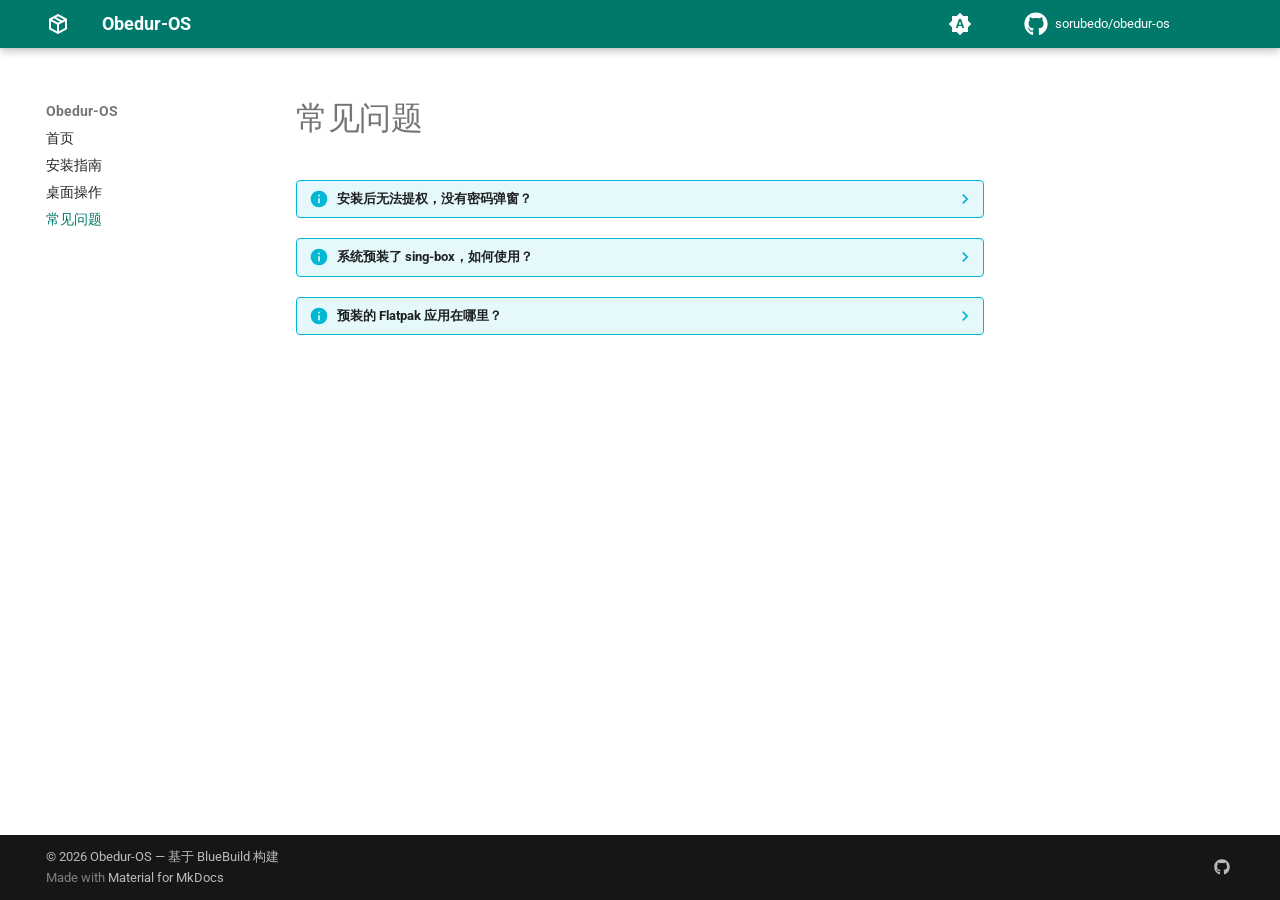
<file: faq/index.html>
<!DOCTYPE html><html lang="zh" class="no-js"><head>
    
      <meta charset="utf-8">
      <meta name="viewport" content="width=device-width,initial-scale=1">
      
        <meta name="description" content="Fedora Atomic 不可变系统 — Niri 滚动平铺 Wayland 桌面">
      
      
      
        <link rel="canonical" href="https://sorubedo.github.io/obedur-os/faq/">
      
      
        <link rel="prev" href="../desktop/">
      
      
      
        
      
      
      <link rel="icon" href="../assets/images/favicon.png">
      <meta name="generator" content="mkdocs-1.6.1, mkdocs-material-9.7.6">
    
    
      
        <title>常见问题 - Obedur-OS</title>
      
    
    
      <link rel="stylesheet" href="../assets/stylesheets/main.484c7ddc.min.css">
      
        
        <link rel="stylesheet" href="../assets/stylesheets/palette.ab4e12ef.min.css">
      
      


    
    
      
    
    
      
        
        
        <link rel="preconnect" href="https://fonts.gstatic.com" crossorigin="">
        <link rel="stylesheet" href="https://fonts.googleapis.com/css?family=Roboto:300,300i,400,400i,700,700i%7CRoboto+Mono:400,400i,700,700i&amp;display=fallback">
        <style>:root{--md-text-font:"Roboto";--md-code-font:"Roboto Mono"}</style>
      
    
    
      <link rel="stylesheet" href="../stylesheets/extra.css">
    
    <script>__md_scope=new URL("..",location),__md_hash=e=>[...e].reduce(((e,_)=>(e<<5)-e+_.charCodeAt(0)),0),__md_get=(e,_=localStorage,t=__md_scope)=>JSON.parse(_.getItem(t.pathname+"."+e)),__md_set=(e,_,t=localStorage,a=__md_scope)=>{try{t.setItem(a.pathname+"."+e,JSON.stringify(_))}catch(e){}}</script>
    
      

    
    
  <link href="../assets/stylesheets/glightbox.min.css" rel="stylesheet"><script src="../assets/javascripts/glightbox.min.js"></script><style id="glightbox-style">
            html.glightbox-open { overflow: initial; height: 100%; }
            .gslide-title { margin-top: 0px; user-select: text; }
            .gslide-desc { color: #666; user-select: text; }
            .gslide-image img { background: white; }
            .gscrollbar-fixer { padding-right: 15px; }
            .gdesc-inner { font-size: 0.75rem; }
            body[data-md-color-scheme="slate"] .gdesc-inner { background: var(--md-default-bg-color); }
            body[data-md-color-scheme="slate"] .gslide-title { color: var(--md-default-fg-color); }
            body[data-md-color-scheme="slate"] .gslide-desc { color: var(--md-default-fg-color); }
        </style></head>
  
  
    
    
      
    
    
    
    
    <body dir="ltr" data-md-color-scheme="default" data-md-color-primary="indigo" data-md-color-accent="indigo">
  
    
    <input class="md-toggle" data-md-toggle="drawer" type="checkbox" id="__drawer" autocomplete="off">
    <input class="md-toggle" data-md-toggle="search" type="checkbox" id="__search" autocomplete="off">
    <label class="md-overlay" for="__drawer"></label>
    <div data-md-component="skip">
      
        
        <a href="#_1" class="md-skip">
          跳转至
        </a>
      
    </div>
    <div data-md-component="announce">
      
    </div>
    
    
      

  

<header class="md-header md-header--shadow" data-md-component="header">
  <nav class="md-header__inner md-grid" aria-label="页眉">
    <a href=".." title="Obedur-OS" class="md-header__button md-logo" aria-label="Obedur-OS" data-md-component="logo">
      
  
  <svg xmlns="http://www.w3.org/2000/svg" viewBox="0 0 24 24"><path d="M21 16.5c0 .38-.21.71-.53.88l-7.9 4.44c-.16.12-.36.18-.57.18s-.41-.06-.57-.18l-7.9-4.44A.99.99 0 0 1 3 16.5v-9c0-.38.21-.71.53-.88l7.9-4.44c.16-.12.36-.18.57-.18s.41.06.57.18l7.9 4.44c.32.17.53.5.53.88zM12 4.15l-1.89 1.07L16 8.61l1.96-1.11zM6.04 7.5 12 10.85l1.96-1.1-5.88-3.4zM5 15.91l6 3.38v-6.71L5 9.21zm14 0v-6.7l-6 3.37v6.71z"></path></svg>

    </a>
    <label class="md-header__button md-icon" for="__drawer">
      
      <svg xmlns="http://www.w3.org/2000/svg" viewBox="0 0 24 24"><path d="M3 6h18v2H3zm0 5h18v2H3zm0 5h18v2H3z"></path></svg>
    </label>
    <div class="md-header__title" data-md-component="header-title">
      <div class="md-header__ellipsis">
        <div class="md-header__topic">
          <span class="md-ellipsis">
            Obedur-OS
          </span>
        </div>
        <div class="md-header__topic" data-md-component="header-topic">
          <span class="md-ellipsis">
            
              常见问题
            
          </span>
        </div>
      </div>
    </div>
    
      
        <form class="md-header__option" data-md-component="palette">
  
    
    
    
    <input class="md-option" data-md-color-media="(prefers-color-scheme)" data-md-color-scheme="default" data-md-color-primary="indigo" data-md-color-accent="indigo" aria-label="跟随系统" type="radio" name="__palette" id="__palette_0">
    
      <label class="md-header__button md-icon" title="跟随系统" for="__palette_1" hidden="">
        <svg xmlns="http://www.w3.org/2000/svg" viewBox="0 0 24 24"><path d="m14.3 16-.7-2h-3.2l-.7 2H7.8L11 7h2l3.2 9zM20 8.69V4h-4.69L12 .69 8.69 4H4v4.69L.69 12 4 15.31V20h4.69L12 23.31 15.31 20H20v-4.69L23.31 12zm-9.15 3.96h2.3L12 9z"></path></svg>
      </label>
    
  
    
    
    
    <input class="md-option" data-md-color-media="(prefers-color-scheme: light)" data-md-color-scheme="default" data-md-color-primary="custom" data-md-color-accent="custom" aria-label="切换至暗色模式" type="radio" name="__palette" id="__palette_1">
    
      <label class="md-header__button md-icon" title="切换至暗色模式" for="__palette_2" hidden="">
        <svg xmlns="http://www.w3.org/2000/svg" viewBox="0 0 24 24"><path d="M12 8a4 4 0 0 0-4 4 4 4 0 0 0 4 4 4 4 0 0 0 4-4 4 4 0 0 0-4-4m0 10a6 6 0 0 1-6-6 6 6 0 0 1 6-6 6 6 0 0 1 6 6 6 6 0 0 1-6 6m8-9.31V4h-4.69L12 .69 8.69 4H4v4.69L.69 12 4 15.31V20h4.69L12 23.31 15.31 20H20v-4.69L23.31 12z"></path></svg>
      </label>
    
  
    
    
    
    <input class="md-option" data-md-color-media="(prefers-color-scheme: dark)" data-md-color-scheme="slate" data-md-color-primary="custom" data-md-color-accent="custom" aria-label="切换至系统偏好" type="radio" name="__palette" id="__palette_2">
    
      <label class="md-header__button md-icon" title="切换至系统偏好" for="__palette_0" hidden="">
        <svg xmlns="http://www.w3.org/2000/svg" viewBox="0 0 24 24"><path d="M12 18c-.89 0-1.74-.2-2.5-.55C11.56 16.5 13 14.42 13 12s-1.44-4.5-3.5-5.45C10.26 6.2 11.11 6 12 6a6 6 0 0 1 6 6 6 6 0 0 1-6 6m8-9.31V4h-4.69L12 .69 8.69 4H4v4.69L.69 12 4 15.31V20h4.69L12 23.31 15.31 20H20v-4.69L23.31 12z"></path></svg>
      </label>
    
  
</form>
      
    
    
      <script>var palette=__md_get("__palette");if(palette&&palette.color){if("(prefers-color-scheme)"===palette.color.media){var media=matchMedia("(prefers-color-scheme: light)"),input=document.querySelector(media.matches?"[data-md-color-media='(prefers-color-scheme: light)']":"[data-md-color-media='(prefers-color-scheme: dark)']");palette.color.media=input.getAttribute("data-md-color-media"),palette.color.scheme=input.getAttribute("data-md-color-scheme"),palette.color.primary=input.getAttribute("data-md-color-primary"),palette.color.accent=input.getAttribute("data-md-color-accent")}for(var[key,value]of Object.entries(palette.color))document.body.setAttribute("data-md-color-"+key,value)}</script>
    
    
    
    
      <div class="md-header__source">
        <a href="https://github.com/sorubedo/obedur-os" title="前往仓库" class="md-source" data-md-component="source">
  <div class="md-source__icon md-icon">
    
    <svg xmlns="http://www.w3.org/2000/svg" viewBox="0 0 512 512"><!--! Font Awesome Free 7.1.0 by @fontawesome - https://fontawesome.com License - https://fontawesome.com/license/free (Icons: CC BY 4.0, Fonts: SIL OFL 1.1, Code: MIT License) Copyright 2025 Fonticons, Inc.--><path d="M173.9 397.4c0 2-2.3 3.6-5.2 3.6-3.3.3-5.6-1.3-5.6-3.6 0-2 2.3-3.6 5.2-3.6 3-.3 5.6 1.3 5.6 3.6m-31.1-4.5c-.7 2 1.3 4.3 4.3 4.9 2.6 1 5.6 0 6.2-2s-1.3-4.3-4.3-5.2c-2.6-.7-5.5.3-6.2 2.3m44.2-1.7c-2.9.7-4.9 2.6-4.6 4.9.3 2 2.9 3.3 5.9 2.6 2.9-.7 4.9-2.6 4.6-4.6-.3-1.9-3-3.2-5.9-2.9M252.8 8C114.1 8 8 113.3 8 252c0 110.9 69.8 205.8 169.5 239.2 12.8 2.3 17.3-5.6 17.3-12.1 0-6.2-.3-40.4-.3-61.4 0 0-70 15-84.7-29.8 0 0-11.4-29.1-27.8-36.6 0 0-22.9-15.7 1.6-15.4 0 0 24.9 2 38.6 25.8 21.9 38.6 58.6 27.5 72.9 20.9 2.3-16 8.8-27.1 16-33.7-55.9-6.2-112.3-14.3-112.3-110.5 0-27.5 7.6-41.3 23.6-58.9-2.6-6.5-11.1-33.3 2.6-67.9 20.9-6.5 69 27 69 27 20-5.6 41.5-8.5 62.8-8.5s42.8 2.9 62.8 8.5c0 0 48.1-33.6 69-27 13.7 34.7 5.2 61.4 2.6 67.9 16 17.7 25.8 31.5 25.8 58.9 0 96.5-58.9 104.2-114.8 110.5 9.2 7.9 17 22.9 17 46.4 0 33.7-.3 75.4-.3 83.6 0 6.5 4.6 14.4 17.3 12.1C436.2 457.8 504 362.9 504 252 504 113.3 391.5 8 252.8 8M105.2 352.9c-1.3 1-1 3.3.7 5.2 1.6 1.6 3.9 2.3 5.2 1 1.3-1 1-3.3-.7-5.2-1.6-1.6-3.9-2.3-5.2-1m-10.8-8.1c-.7 1.3.3 2.9 2.3 3.9 1.6 1 3.6.7 4.3-.7.7-1.3-.3-2.9-2.3-3.9-2-.6-3.6-.3-4.3.7m32.4 35.6c-1.6 1.3-1 4.3 1.3 6.2 2.3 2.3 5.2 2.6 6.5 1 1.3-1.3.7-4.3-1.3-6.2-2.2-2.3-5.2-2.6-6.5-1m-11.4-14.7c-1.6 1-1.6 3.6 0 5.9s4.3 3.3 5.6 2.3c1.6-1.3 1.6-3.9 0-6.2-1.4-2.3-4-3.3-5.6-2"></path></svg>
  </div>
  <div class="md-source__repository">
    sorubedo/obedur-os
  </div>
</a>
      </div>
    
  </nav>
  
</header>
    
    <div class="md-container" data-md-component="container">
      
      
        
          
        
      
      <main class="md-main" data-md-component="main">
        <div class="md-main__inner md-grid">
          
            
              
              <div class="md-sidebar md-sidebar--primary" data-md-component="sidebar" data-md-type="navigation">
                <div class="md-sidebar__scrollwrap">
                  <div class="md-sidebar__inner">
                    



<nav class="md-nav md-nav--primary" aria-label="导航栏" data-md-level="0">
  <label class="md-nav__title" for="__drawer">
    <a href=".." title="Obedur-OS" class="md-nav__button md-logo" aria-label="Obedur-OS" data-md-component="logo">
      
  
  <svg xmlns="http://www.w3.org/2000/svg" viewBox="0 0 24 24"><path d="M21 16.5c0 .38-.21.71-.53.88l-7.9 4.44c-.16.12-.36.18-.57.18s-.41-.06-.57-.18l-7.9-4.44A.99.99 0 0 1 3 16.5v-9c0-.38.21-.71.53-.88l7.9-4.44c.16-.12.36-.18.57-.18s.41.06.57.18l7.9 4.44c.32.17.53.5.53.88zM12 4.15l-1.89 1.07L16 8.61l1.96-1.11zM6.04 7.5 12 10.85l1.96-1.1-5.88-3.4zM5 15.91l6 3.38v-6.71L5 9.21zm14 0v-6.7l-6 3.37v6.71z"></path></svg>

    </a>
    Obedur-OS
  </label>
  
    <div class="md-nav__source">
      <a href="https://github.com/sorubedo/obedur-os" title="前往仓库" class="md-source" data-md-component="source">
  <div class="md-source__icon md-icon">
    
    <svg xmlns="http://www.w3.org/2000/svg" viewBox="0 0 512 512"><!--! Font Awesome Free 7.1.0 by @fontawesome - https://fontawesome.com License - https://fontawesome.com/license/free (Icons: CC BY 4.0, Fonts: SIL OFL 1.1, Code: MIT License) Copyright 2025 Fonticons, Inc.--><path d="M173.9 397.4c0 2-2.3 3.6-5.2 3.6-3.3.3-5.6-1.3-5.6-3.6 0-2 2.3-3.6 5.2-3.6 3-.3 5.6 1.3 5.6 3.6m-31.1-4.5c-.7 2 1.3 4.3 4.3 4.9 2.6 1 5.6 0 6.2-2s-1.3-4.3-4.3-5.2c-2.6-.7-5.5.3-6.2 2.3m44.2-1.7c-2.9.7-4.9 2.6-4.6 4.9.3 2 2.9 3.3 5.9 2.6 2.9-.7 4.9-2.6 4.6-4.6-.3-1.9-3-3.2-5.9-2.9M252.8 8C114.1 8 8 113.3 8 252c0 110.9 69.8 205.8 169.5 239.2 12.8 2.3 17.3-5.6 17.3-12.1 0-6.2-.3-40.4-.3-61.4 0 0-70 15-84.7-29.8 0 0-11.4-29.1-27.8-36.6 0 0-22.9-15.7 1.6-15.4 0 0 24.9 2 38.6 25.8 21.9 38.6 58.6 27.5 72.9 20.9 2.3-16 8.8-27.1 16-33.7-55.9-6.2-112.3-14.3-112.3-110.5 0-27.5 7.6-41.3 23.6-58.9-2.6-6.5-11.1-33.3 2.6-67.9 20.9-6.5 69 27 69 27 20-5.6 41.5-8.5 62.8-8.5s42.8 2.9 62.8 8.5c0 0 48.1-33.6 69-27 13.7 34.7 5.2 61.4 2.6 67.9 16 17.7 25.8 31.5 25.8 58.9 0 96.5-58.9 104.2-114.8 110.5 9.2 7.9 17 22.9 17 46.4 0 33.7-.3 75.4-.3 83.6 0 6.5 4.6 14.4 17.3 12.1C436.2 457.8 504 362.9 504 252 504 113.3 391.5 8 252.8 8M105.2 352.9c-1.3 1-1 3.3.7 5.2 1.6 1.6 3.9 2.3 5.2 1 1.3-1 1-3.3-.7-5.2-1.6-1.6-3.9-2.3-5.2-1m-10.8-8.1c-.7 1.3.3 2.9 2.3 3.9 1.6 1 3.6.7 4.3-.7.7-1.3-.3-2.9-2.3-3.9-2-.6-3.6-.3-4.3.7m32.4 35.6c-1.6 1.3-1 4.3 1.3 6.2 2.3 2.3 5.2 2.6 6.5 1 1.3-1.3.7-4.3-1.3-6.2-2.2-2.3-5.2-2.6-6.5-1m-11.4-14.7c-1.6 1-1.6 3.6 0 5.9s4.3 3.3 5.6 2.3c1.6-1.3 1.6-3.9 0-6.2-1.4-2.3-4-3.3-5.6-2"></path></svg>
  </div>
  <div class="md-source__repository">
    sorubedo/obedur-os
  </div>
</a>
    </div>
  
  <ul class="md-nav__list" data-md-scrollfix="">
    
      
      
  
  
  
  
    <li class="md-nav__item">
      <a href=".." class="md-nav__link">
        
  
  
  <span class="md-ellipsis">
    
  
    首页
  

    
  </span>
  
  

      </a>
    </li>
  

    
      
      
  
  
  
  
    <li class="md-nav__item">
      <a href="../installation/" class="md-nav__link">
        
  
  
  <span class="md-ellipsis">
    
  
    安装指南
  

    
  </span>
  
  

      </a>
    </li>
  

    
      
      
  
  
  
  
    <li class="md-nav__item">
      <a href="../desktop/" class="md-nav__link">
        
  
  
  <span class="md-ellipsis">
    
  
    桌面操作
  

    
  </span>
  
  

      </a>
    </li>
  

    
      
      
  
  
    
  
  
  
    <li class="md-nav__item md-nav__item--active">
      
      <input class="md-nav__toggle md-toggle" type="checkbox" id="__toc">
      
      
        
      
      
      <a href="./" class="md-nav__link md-nav__link--active">
        
  
  
  <span class="md-ellipsis">
    
  
    常见问题
  

    
  </span>
  
  

      </a>
      
    </li>
  

    
  </ul>
</nav>
                  </div>
                </div>
              </div>
            
            
              
              <div class="md-sidebar md-sidebar--secondary" data-md-component="sidebar" data-md-type="toc">
                <div class="md-sidebar__scrollwrap">
                  <div class="md-sidebar__inner">
                    

<nav class="md-nav md-nav--secondary" aria-label="目录">
  
  
  
    
  
  
</nav>
                  </div>
                </div>
              </div>
            
          
          
            <div class="md-content" data-md-component="content">
              
              <article class="md-content__inner md-typeset">
                
                  


  
  


<h1 id="_1">常见问题</h1>
<details class="info">
<summary>安装后无法提权，没有密码弹窗？</summary>
<p>需要安装 Noctalia Shell 的 <a href="https://noctalia.dev/plugins/polkit-agent">polkit-agent 插件</a>，在 Noctalia 设置面板中操作即可。</p>
</details>
<details class="info">
<summary>系统预装了 sing-box，如何使用？</summary>
<p>Obedur-OS 预装了最新 beta 版的 <a href="https://sing-box.sagernet.org/">sing-box</a>，一个通用的网络工具核心。默认 sing-box 不会自动运行，不会对系统网络产生任何影响。</p>
<p>需用户根据自身需求编写配置文件后通过 systemd 启动。</p>
<details class="note">
<summary>参考配置（点击展开）</summary>
<div class="language-json highlight"><pre><span></span><code><span id="__span-0-1"><a id="__codelineno-0-1" name="__codelineno-0-1" href="#__codelineno-0-1"></a><span class="p">{</span>
</span><span id="__span-0-2"><a id="__codelineno-0-2" name="__codelineno-0-2" href="#__codelineno-0-2"></a><span class="w">  </span><span class="nt">"log"</span><span class="p">:</span><span class="w"> </span><span class="p">{</span>
</span><span id="__span-0-3"><a id="__codelineno-0-3" name="__codelineno-0-3" href="#__codelineno-0-3"></a><span class="w">    </span><span class="nt">"level"</span><span class="p">:</span><span class="w"> </span><span class="s2">"info"</span>
</span><span id="__span-0-4"><a id="__codelineno-0-4" name="__codelineno-0-4" href="#__codelineno-0-4"></a><span class="w">  </span><span class="p">},</span>
</span><span id="__span-0-5"><a id="__codelineno-0-5" name="__codelineno-0-5" href="#__codelineno-0-5"></a><span class="w">  </span><span class="nt">"dns"</span><span class="p">:</span><span class="w"> </span><span class="p">{</span>
</span><span id="__span-0-6"><a id="__codelineno-0-6" name="__codelineno-0-6" href="#__codelineno-0-6"></a><span class="w">    </span><span class="nt">"servers"</span><span class="p">:</span><span class="w"> </span><span class="p">[</span>
</span><span id="__span-0-7"><a id="__codelineno-0-7" name="__codelineno-0-7" href="#__codelineno-0-7"></a><span class="w">      </span><span class="p">{</span>
</span><span id="__span-0-8"><a id="__codelineno-0-8" name="__codelineno-0-8" href="#__codelineno-0-8"></a><span class="w">        </span><span class="nt">"type"</span><span class="p">:</span><span class="w"> </span><span class="s2">"fakeip"</span><span class="p">,</span>
</span><span id="__span-0-9"><a id="__codelineno-0-9" name="__codelineno-0-9" href="#__codelineno-0-9"></a><span class="w">        </span><span class="nt">"tag"</span><span class="p">:</span><span class="w"> </span><span class="s2">"FakeDns"</span><span class="p">,</span>
</span><span id="__span-0-10"><a id="__codelineno-0-10" name="__codelineno-0-10" href="#__codelineno-0-10"></a><span class="w">        </span><span class="nt">"inet4_range"</span><span class="p">:</span><span class="w"> </span><span class="s2">"198.18.0.0/15"</span><span class="p">,</span>
</span><span id="__span-0-11"><a id="__codelineno-0-11" name="__codelineno-0-11" href="#__codelineno-0-11"></a><span class="w">        </span><span class="nt">"inet6_range"</span><span class="p">:</span><span class="w"> </span><span class="s2">"fc00::/18"</span>
</span><span id="__span-0-12"><a id="__codelineno-0-12" name="__codelineno-0-12" href="#__codelineno-0-12"></a><span class="w">      </span><span class="p">},</span>
</span><span id="__span-0-13"><a id="__codelineno-0-13" name="__codelineno-0-13" href="#__codelineno-0-13"></a><span class="w">      </span><span class="p">{</span>
</span><span id="__span-0-14"><a id="__codelineno-0-14" name="__codelineno-0-14" href="#__codelineno-0-14"></a><span class="w">        </span><span class="nt">"type"</span><span class="p">:</span><span class="w"> </span><span class="s2">"https"</span><span class="p">,</span>
</span><span id="__span-0-15"><a id="__codelineno-0-15" name="__codelineno-0-15" href="#__codelineno-0-15"></a><span class="w">        </span><span class="nt">"tag"</span><span class="p">:</span><span class="w"> </span><span class="s2">"Local-DNS"</span><span class="p">,</span>
</span><span id="__span-0-16"><a id="__codelineno-0-16" name="__codelineno-0-16" href="#__codelineno-0-16"></a><span class="w">        </span><span class="nt">"server"</span><span class="p">:</span><span class="w"> </span><span class="s2">"223.5.5.5"</span>
</span><span id="__span-0-17"><a id="__codelineno-0-17" name="__codelineno-0-17" href="#__codelineno-0-17"></a><span class="w">      </span><span class="p">},</span>
</span><span id="__span-0-18"><a id="__codelineno-0-18" name="__codelineno-0-18" href="#__codelineno-0-18"></a><span class="w">      </span><span class="p">{</span>
</span><span id="__span-0-19"><a id="__codelineno-0-19" name="__codelineno-0-19" href="#__codelineno-0-19"></a><span class="w">        </span><span class="nt">"type"</span><span class="p">:</span><span class="w"> </span><span class="s2">"https"</span><span class="p">,</span>
</span><span id="__span-0-20"><a id="__codelineno-0-20" name="__codelineno-0-20" href="#__codelineno-0-20"></a><span class="w">        </span><span class="nt">"tag"</span><span class="p">:</span><span class="w"> </span><span class="s2">"Remote-DNS"</span><span class="p">,</span>
</span><span id="__span-0-21"><a id="__codelineno-0-21" name="__codelineno-0-21" href="#__codelineno-0-21"></a><span class="w">        </span><span class="nt">"detour"</span><span class="p">:</span><span class="w"> </span><span class="s2">"🚀 节点选择"</span><span class="p">,</span>
</span><span id="__span-0-22"><a id="__codelineno-0-22" name="__codelineno-0-22" href="#__codelineno-0-22"></a><span class="w">        </span><span class="nt">"server"</span><span class="p">:</span><span class="w"> </span><span class="s2">"8.8.8.8"</span>
</span><span id="__span-0-23"><a id="__codelineno-0-23" name="__codelineno-0-23" href="#__codelineno-0-23"></a><span class="w">      </span><span class="p">}</span>
</span><span id="__span-0-24"><a id="__codelineno-0-24" name="__codelineno-0-24" href="#__codelineno-0-24"></a><span class="w">    </span><span class="p">],</span>
</span><span id="__span-0-25"><a id="__codelineno-0-25" name="__codelineno-0-25" href="#__codelineno-0-25"></a><span class="w">    </span><span class="nt">"rules"</span><span class="p">:</span><span class="w"> </span><span class="p">[</span>
</span><span id="__span-0-26"><a id="__codelineno-0-26" name="__codelineno-0-26" href="#__codelineno-0-26"></a><span class="w">      </span><span class="p">{</span>
</span><span id="__span-0-27"><a id="__codelineno-0-27" name="__codelineno-0-27" href="#__codelineno-0-27"></a><span class="w">        </span><span class="nt">"clash_mode"</span><span class="p">:</span><span class="w"> </span><span class="s2">"direct"</span><span class="p">,</span>
</span><span id="__span-0-28"><a id="__codelineno-0-28" name="__codelineno-0-28" href="#__codelineno-0-28"></a><span class="w">        </span><span class="nt">"server"</span><span class="p">:</span><span class="w"> </span><span class="s2">"Local-DNS"</span>
</span><span id="__span-0-29"><a id="__codelineno-0-29" name="__codelineno-0-29" href="#__codelineno-0-29"></a><span class="w">      </span><span class="p">},</span>
</span><span id="__span-0-30"><a id="__codelineno-0-30" name="__codelineno-0-30" href="#__codelineno-0-30"></a><span class="w">      </span><span class="p">{</span>
</span><span id="__span-0-31"><a id="__codelineno-0-31" name="__codelineno-0-31" href="#__codelineno-0-31"></a><span class="w">        </span><span class="nt">"clash_mode"</span><span class="p">:</span><span class="w"> </span><span class="s2">"global"</span><span class="p">,</span>
</span><span id="__span-0-32"><a id="__codelineno-0-32" name="__codelineno-0-32" href="#__codelineno-0-32"></a><span class="w">        </span><span class="nt">"server"</span><span class="p">:</span><span class="w"> </span><span class="s2">"FakeDns"</span>
</span><span id="__span-0-33"><a id="__codelineno-0-33" name="__codelineno-0-33" href="#__codelineno-0-33"></a><span class="w">      </span><span class="p">},</span>
</span><span id="__span-0-34"><a id="__codelineno-0-34" name="__codelineno-0-34" href="#__codelineno-0-34"></a><span class="w">      </span><span class="p">{</span>
</span><span id="__span-0-35"><a id="__codelineno-0-35" name="__codelineno-0-35" href="#__codelineno-0-35"></a><span class="w">        </span><span class="nt">"type"</span><span class="p">:</span><span class="w"> </span><span class="s2">"logical"</span><span class="p">,</span>
</span><span id="__span-0-36"><a id="__codelineno-0-36" name="__codelineno-0-36" href="#__codelineno-0-36"></a><span class="w">        </span><span class="nt">"mode"</span><span class="p">:</span><span class="w"> </span><span class="s2">"and"</span><span class="p">,</span>
</span><span id="__span-0-37"><a id="__codelineno-0-37" name="__codelineno-0-37" href="#__codelineno-0-37"></a><span class="w">        </span><span class="nt">"rules"</span><span class="p">:</span><span class="w"> </span><span class="p">[</span>
</span><span id="__span-0-38"><a id="__codelineno-0-38" name="__codelineno-0-38" href="#__codelineno-0-38"></a><span class="w">          </span><span class="p">{</span>
</span><span id="__span-0-39"><a id="__codelineno-0-39" name="__codelineno-0-39" href="#__codelineno-0-39"></a><span class="w">            </span><span class="nt">"domain_suffix"</span><span class="p">:</span><span class="w"> </span><span class="p">[</span>
</span><span id="__span-0-40"><a id="__codelineno-0-40" name="__codelineno-0-40" href="#__codelineno-0-40"></a><span class="w">              </span><span class="s2">".lan"</span><span class="p">,</span>
</span><span id="__span-0-41"><a id="__codelineno-0-41" name="__codelineno-0-41" href="#__codelineno-0-41"></a><span class="w">              </span><span class="s2">".localdomain"</span><span class="p">,</span>
</span><span id="__span-0-42"><a id="__codelineno-0-42" name="__codelineno-0-42" href="#__codelineno-0-42"></a><span class="w">              </span><span class="s2">".example"</span><span class="p">,</span>
</span><span id="__span-0-43"><a id="__codelineno-0-43" name="__codelineno-0-43" href="#__codelineno-0-43"></a><span class="w">              </span><span class="s2">".invalid"</span><span class="p">,</span>
</span><span id="__span-0-44"><a id="__codelineno-0-44" name="__codelineno-0-44" href="#__codelineno-0-44"></a><span class="w">              </span><span class="s2">".localhost"</span><span class="p">,</span>
</span><span id="__span-0-45"><a id="__codelineno-0-45" name="__codelineno-0-45" href="#__codelineno-0-45"></a><span class="w">              </span><span class="s2">".test"</span><span class="p">,</span>
</span><span id="__span-0-46"><a id="__codelineno-0-46" name="__codelineno-0-46" href="#__codelineno-0-46"></a><span class="w">              </span><span class="s2">".local"</span><span class="p">,</span>
</span><span id="__span-0-47"><a id="__codelineno-0-47" name="__codelineno-0-47" href="#__codelineno-0-47"></a><span class="w">              </span><span class="s2">".home.arpa"</span><span class="p">,</span>
</span><span id="__span-0-48"><a id="__codelineno-0-48" name="__codelineno-0-48" href="#__codelineno-0-48"></a><span class="w">              </span><span class="s2">".msftconnecttest.com"</span><span class="p">,</span>
</span><span id="__span-0-49"><a id="__codelineno-0-49" name="__codelineno-0-49" href="#__codelineno-0-49"></a><span class="w">              </span><span class="s2">".msftncsi.com"</span><span class="p">,</span>
</span><span id="__span-0-50"><a id="__codelineno-0-50" name="__codelineno-0-50" href="#__codelineno-0-50"></a><span class="w">              </span><span class="s2">".market.xiaomi.com"</span><span class="p">,</span>
</span><span id="__span-0-51"><a id="__codelineno-0-51" name="__codelineno-0-51" href="#__codelineno-0-51"></a><span class="w">              </span><span class="s2">".wotgame.cn"</span><span class="p">,</span>
</span><span id="__span-0-52"><a id="__codelineno-0-52" name="__codelineno-0-52" href="#__codelineno-0-52"></a><span class="w">              </span><span class="s2">".wggames.cn"</span><span class="p">,</span>
</span><span id="__span-0-53"><a id="__codelineno-0-53" name="__codelineno-0-53" href="#__codelineno-0-53"></a><span class="w">              </span><span class="s2">".wowsgame.cn"</span><span class="p">,</span>
</span><span id="__span-0-54"><a id="__codelineno-0-54" name="__codelineno-0-54" href="#__codelineno-0-54"></a><span class="w">              </span><span class="s2">".wargaming.net"</span><span class="p">,</span>
</span><span id="__span-0-55"><a id="__codelineno-0-55" name="__codelineno-0-55" href="#__codelineno-0-55"></a><span class="w">              </span><span class="s2">".steamcontent.com"</span>
</span><span id="__span-0-56"><a id="__codelineno-0-56" name="__codelineno-0-56" href="#__codelineno-0-56"></a><span class="w">            </span><span class="p">],</span>
</span><span id="__span-0-57"><a id="__codelineno-0-57" name="__codelineno-0-57" href="#__codelineno-0-57"></a><span class="w">            </span><span class="nt">"invert"</span><span class="p">:</span><span class="w"> </span><span class="kc">true</span>
</span><span id="__span-0-58"><a id="__codelineno-0-58" name="__codelineno-0-58" href="#__codelineno-0-58"></a><span class="w">          </span><span class="p">},</span>
</span><span id="__span-0-59"><a id="__codelineno-0-59" name="__codelineno-0-59" href="#__codelineno-0-59"></a><span class="w">          </span><span class="p">{</span>
</span><span id="__span-0-60"><a id="__codelineno-0-60" name="__codelineno-0-60" href="#__codelineno-0-60"></a><span class="w">            </span><span class="nt">"query_type"</span><span class="p">:</span><span class="w"> </span><span class="p">[</span>
</span><span id="__span-0-61"><a id="__codelineno-0-61" name="__codelineno-0-61" href="#__codelineno-0-61"></a><span class="w">              </span><span class="s2">"A"</span><span class="p">,</span>
</span><span id="__span-0-62"><a id="__codelineno-0-62" name="__codelineno-0-62" href="#__codelineno-0-62"></a><span class="w">              </span><span class="s2">"AAAA"</span>
</span><span id="__span-0-63"><a id="__codelineno-0-63" name="__codelineno-0-63" href="#__codelineno-0-63"></a><span class="w">            </span><span class="p">]</span>
</span><span id="__span-0-64"><a id="__codelineno-0-64" name="__codelineno-0-64" href="#__codelineno-0-64"></a><span class="w">          </span><span class="p">}</span>
</span><span id="__span-0-65"><a id="__codelineno-0-65" name="__codelineno-0-65" href="#__codelineno-0-65"></a><span class="w">        </span><span class="p">],</span>
</span><span id="__span-0-66"><a id="__codelineno-0-66" name="__codelineno-0-66" href="#__codelineno-0-66"></a><span class="w">        </span><span class="nt">"server"</span><span class="p">:</span><span class="w"> </span><span class="s2">"FakeDns"</span>
</span><span id="__span-0-67"><a id="__codelineno-0-67" name="__codelineno-0-67" href="#__codelineno-0-67"></a><span class="w">      </span><span class="p">},</span>
</span><span id="__span-0-68"><a id="__codelineno-0-68" name="__codelineno-0-68" href="#__codelineno-0-68"></a><span class="w">      </span><span class="p">{</span>
</span><span id="__span-0-69"><a id="__codelineno-0-69" name="__codelineno-0-69" href="#__codelineno-0-69"></a><span class="w">        </span><span class="nt">"rule_set"</span><span class="p">:</span><span class="w"> </span><span class="s2">"CN-Domain"</span><span class="p">,</span>
</span><span id="__span-0-70"><a id="__codelineno-0-70" name="__codelineno-0-70" href="#__codelineno-0-70"></a><span class="w">        </span><span class="nt">"server"</span><span class="p">:</span><span class="w"> </span><span class="s2">"Local-DNS"</span>
</span><span id="__span-0-71"><a id="__codelineno-0-71" name="__codelineno-0-71" href="#__codelineno-0-71"></a><span class="w">      </span><span class="p">}</span>
</span><span id="__span-0-72"><a id="__codelineno-0-72" name="__codelineno-0-72" href="#__codelineno-0-72"></a><span class="w">    </span><span class="p">],</span>
</span><span id="__span-0-73"><a id="__codelineno-0-73" name="__codelineno-0-73" href="#__codelineno-0-73"></a><span class="w">    </span><span class="nt">"final"</span><span class="p">:</span><span class="w"> </span><span class="s2">"Remote-DNS"</span><span class="p">,</span>
</span><span id="__span-0-74"><a id="__codelineno-0-74" name="__codelineno-0-74" href="#__codelineno-0-74"></a><span class="w">    </span><span class="nt">"strategy"</span><span class="p">:</span><span class="w"> </span><span class="s2">"prefer_ipv4"</span>
</span><span id="__span-0-75"><a id="__codelineno-0-75" name="__codelineno-0-75" href="#__codelineno-0-75"></a><span class="w">  </span><span class="p">},</span>
</span><span id="__span-0-76"><a id="__codelineno-0-76" name="__codelineno-0-76" href="#__codelineno-0-76"></a><span class="w">  </span><span class="nt">"http_clients"</span><span class="p">:</span><span class="w"> </span><span class="p">[</span>
</span><span id="__span-0-77"><a id="__codelineno-0-77" name="__codelineno-0-77" href="#__codelineno-0-77"></a><span class="w">    </span><span class="p">{</span>
</span><span id="__span-0-78"><a id="__codelineno-0-78" name="__codelineno-0-78" href="#__codelineno-0-78"></a><span class="w">      </span><span class="nt">"tag"</span><span class="p">:</span><span class="w"> </span><span class="s2">"direct"</span><span class="p">,</span>
</span><span id="__span-0-79"><a id="__codelineno-0-79" name="__codelineno-0-79" href="#__codelineno-0-79"></a><span class="w">      </span><span class="nt">"engine"</span><span class="p">:</span><span class="w"> </span><span class="s2">"go"</span><span class="p">,</span>
</span><span id="__span-0-80"><a id="__codelineno-0-80" name="__codelineno-0-80" href="#__codelineno-0-80"></a><span class="w">      </span><span class="nt">"version"</span><span class="p">:</span><span class="w"> </span><span class="mi">2</span><span class="p">,</span>
</span><span id="__span-0-81"><a id="__codelineno-0-81" name="__codelineno-0-81" href="#__codelineno-0-81"></a><span class="w">      </span><span class="nt">"stream_receive_window"</span><span class="p">:</span><span class="w"> </span><span class="mi">0</span><span class="p">,</span>
</span><span id="__span-0-82"><a id="__codelineno-0-82" name="__codelineno-0-82" href="#__codelineno-0-82"></a><span class="w">      </span><span class="nt">"connection_receive_window"</span><span class="p">:</span><span class="w"> </span><span class="mi">0</span>
</span><span id="__span-0-83"><a id="__codelineno-0-83" name="__codelineno-0-83" href="#__codelineno-0-83"></a><span class="w">    </span><span class="p">},</span>
</span><span id="__span-0-84"><a id="__codelineno-0-84" name="__codelineno-0-84" href="#__codelineno-0-84"></a><span class="w">    </span><span class="p">{</span>
</span><span id="__span-0-85"><a id="__codelineno-0-85" name="__codelineno-0-85" href="#__codelineno-0-85"></a><span class="w">      </span><span class="nt">"tag"</span><span class="p">:</span><span class="w"> </span><span class="s2">"proxy"</span><span class="p">,</span>
</span><span id="__span-0-86"><a id="__codelineno-0-86" name="__codelineno-0-86" href="#__codelineno-0-86"></a><span class="w">      </span><span class="nt">"engine"</span><span class="p">:</span><span class="w"> </span><span class="s2">"go"</span><span class="p">,</span>
</span><span id="__span-0-87"><a id="__codelineno-0-87" name="__codelineno-0-87" href="#__codelineno-0-87"></a><span class="w">      </span><span class="nt">"version"</span><span class="p">:</span><span class="w"> </span><span class="mi">2</span><span class="p">,</span>
</span><span id="__span-0-88"><a id="__codelineno-0-88" name="__codelineno-0-88" href="#__codelineno-0-88"></a><span class="w">      </span><span class="nt">"detour"</span><span class="p">:</span><span class="w"> </span><span class="s2">"🚀 节点选择"</span><span class="p">,</span>
</span><span id="__span-0-89"><a id="__codelineno-0-89" name="__codelineno-0-89" href="#__codelineno-0-89"></a><span class="w">      </span><span class="nt">"stream_receive_window"</span><span class="p">:</span><span class="w"> </span><span class="mi">0</span><span class="p">,</span>
</span><span id="__span-0-90"><a id="__codelineno-0-90" name="__codelineno-0-90" href="#__codelineno-0-90"></a><span class="w">      </span><span class="nt">"connection_receive_window"</span><span class="p">:</span><span class="w"> </span><span class="mi">0</span>
</span><span id="__span-0-91"><a id="__codelineno-0-91" name="__codelineno-0-91" href="#__codelineno-0-91"></a><span class="w">    </span><span class="p">}</span>
</span><span id="__span-0-92"><a id="__codelineno-0-92" name="__codelineno-0-92" href="#__codelineno-0-92"></a><span class="w">  </span><span class="p">],</span>
</span><span id="__span-0-93"><a id="__codelineno-0-93" name="__codelineno-0-93" href="#__codelineno-0-93"></a><span class="w">  </span><span class="nt">"inbounds"</span><span class="p">:</span><span class="w"> </span><span class="p">[</span>
</span><span id="__span-0-94"><a id="__codelineno-0-94" name="__codelineno-0-94" href="#__codelineno-0-94"></a><span class="w">    </span><span class="p">{</span>
</span><span id="__span-0-95"><a id="__codelineno-0-95" name="__codelineno-0-95" href="#__codelineno-0-95"></a><span class="w">      </span><span class="nt">"type"</span><span class="p">:</span><span class="w"> </span><span class="s2">"mixed"</span><span class="p">,</span>
</span><span id="__span-0-96"><a id="__codelineno-0-96" name="__codelineno-0-96" href="#__codelineno-0-96"></a><span class="w">      </span><span class="nt">"tag"</span><span class="p">:</span><span class="w"> </span><span class="s2">"mixed-in"</span><span class="p">,</span>
</span><span id="__span-0-97"><a id="__codelineno-0-97" name="__codelineno-0-97" href="#__codelineno-0-97"></a><span class="w">      </span><span class="nt">"listen"</span><span class="p">:</span><span class="w"> </span><span class="s2">"127.0.0.1"</span><span class="p">,</span>
</span><span id="__span-0-98"><a id="__codelineno-0-98" name="__codelineno-0-98" href="#__codelineno-0-98"></a><span class="w">      </span><span class="nt">"listen_port"</span><span class="p">:</span><span class="w"> </span><span class="mi">1080</span><span class="p">,</span>
</span><span id="__span-0-99"><a id="__codelineno-0-99" name="__codelineno-0-99" href="#__codelineno-0-99"></a><span class="w">      </span><span class="nt">"tcp_fast_open"</span><span class="p">:</span><span class="w"> </span><span class="kc">true</span><span class="p">,</span>
</span><span id="__span-0-100"><a id="__codelineno-0-100" name="__codelineno-0-100" href="#__codelineno-0-100"></a><span class="w">      </span><span class="nt">"udp_fragment"</span><span class="p">:</span><span class="w"> </span><span class="kc">true</span>
</span><span id="__span-0-101"><a id="__codelineno-0-101" name="__codelineno-0-101" href="#__codelineno-0-101"></a><span class="w">    </span><span class="p">},</span>
</span><span id="__span-0-102"><a id="__codelineno-0-102" name="__codelineno-0-102" href="#__codelineno-0-102"></a><span class="w">    </span><span class="p">{</span>
</span><span id="__span-0-103"><a id="__codelineno-0-103" name="__codelineno-0-103" href="#__codelineno-0-103"></a><span class="w">      </span><span class="nt">"type"</span><span class="p">:</span><span class="w"> </span><span class="s2">"socks"</span><span class="p">,</span>
</span><span id="__span-0-104"><a id="__codelineno-0-104" name="__codelineno-0-104" href="#__codelineno-0-104"></a><span class="w">      </span><span class="nt">"tag"</span><span class="p">:</span><span class="w"> </span><span class="s2">"bittorrent-in"</span><span class="p">,</span>
</span><span id="__span-0-105"><a id="__codelineno-0-105" name="__codelineno-0-105" href="#__codelineno-0-105"></a><span class="w">      </span><span class="nt">"listen"</span><span class="p">:</span><span class="w"> </span><span class="s2">"127.0.0.1"</span><span class="p">,</span>
</span><span id="__span-0-106"><a id="__codelineno-0-106" name="__codelineno-0-106" href="#__codelineno-0-106"></a><span class="w">      </span><span class="nt">"listen_port"</span><span class="p">:</span><span class="w"> </span><span class="mi">1081</span><span class="p">,</span>
</span><span id="__span-0-107"><a id="__codelineno-0-107" name="__codelineno-0-107" href="#__codelineno-0-107"></a><span class="w">      </span><span class="nt">"tcp_fast_open"</span><span class="p">:</span><span class="w"> </span><span class="kc">true</span><span class="p">,</span>
</span><span id="__span-0-108"><a id="__codelineno-0-108" name="__codelineno-0-108" href="#__codelineno-0-108"></a><span class="w">      </span><span class="nt">"udp_fragment"</span><span class="p">:</span><span class="w"> </span><span class="kc">true</span>
</span><span id="__span-0-109"><a id="__codelineno-0-109" name="__codelineno-0-109" href="#__codelineno-0-109"></a><span class="w">    </span><span class="p">},</span>
</span><span id="__span-0-110"><a id="__codelineno-0-110" name="__codelineno-0-110" href="#__codelineno-0-110"></a><span class="w">    </span><span class="p">{</span>
</span><span id="__span-0-111"><a id="__codelineno-0-111" name="__codelineno-0-111" href="#__codelineno-0-111"></a><span class="w">      </span><span class="nt">"type"</span><span class="p">:</span><span class="w"> </span><span class="s2">"tun"</span><span class="p">,</span>
</span><span id="__span-0-112"><a id="__codelineno-0-112" name="__codelineno-0-112" href="#__codelineno-0-112"></a><span class="w">      </span><span class="nt">"tag"</span><span class="p">:</span><span class="w"> </span><span class="s2">"tun-in"</span><span class="p">,</span>
</span><span id="__span-0-113"><a id="__codelineno-0-113" name="__codelineno-0-113" href="#__codelineno-0-113"></a><span class="w">      </span><span class="nt">"interface_name"</span><span class="p">:</span><span class="w"> </span><span class="s2">"SB0"</span><span class="p">,</span>
</span><span id="__span-0-114"><a id="__codelineno-0-114" name="__codelineno-0-114" href="#__codelineno-0-114"></a><span class="w">      </span><span class="nt">"mtu"</span><span class="p">:</span><span class="w"> </span><span class="mi">9000</span><span class="p">,</span>
</span><span id="__span-0-115"><a id="__codelineno-0-115" name="__codelineno-0-115" href="#__codelineno-0-115"></a><span class="w">      </span><span class="nt">"address"</span><span class="p">:</span><span class="w"> </span><span class="p">[</span>
</span><span id="__span-0-116"><a id="__codelineno-0-116" name="__codelineno-0-116" href="#__codelineno-0-116"></a><span class="w">        </span><span class="s2">"172.18.0.1/30"</span><span class="p">,</span>
</span><span id="__span-0-117"><a id="__codelineno-0-117" name="__codelineno-0-117" href="#__codelineno-0-117"></a><span class="w">        </span><span class="s2">"fdfe:dcba:9876::1/126"</span>
</span><span id="__span-0-118"><a id="__codelineno-0-118" name="__codelineno-0-118" href="#__codelineno-0-118"></a><span class="w">      </span><span class="p">],</span>
</span><span id="__span-0-119"><a id="__codelineno-0-119" name="__codelineno-0-119" href="#__codelineno-0-119"></a><span class="w">      </span><span class="nt">"auto_route"</span><span class="p">:</span><span class="w"> </span><span class="kc">true</span><span class="p">,</span>
</span><span id="__span-0-120"><a id="__codelineno-0-120" name="__codelineno-0-120" href="#__codelineno-0-120"></a><span class="w">      </span><span class="nt">"auto_redirect"</span><span class="p">:</span><span class="w"> </span><span class="kc">true</span><span class="p">,</span>
</span><span id="__span-0-121"><a id="__codelineno-0-121" name="__codelineno-0-121" href="#__codelineno-0-121"></a><span class="w">      </span><span class="nt">"strict_route"</span><span class="p">:</span><span class="w"> </span><span class="kc">true</span><span class="p">,</span>
</span><span id="__span-0-122"><a id="__codelineno-0-122" name="__codelineno-0-122" href="#__codelineno-0-122"></a><span class="w">      </span><span class="nt">"stack"</span><span class="p">:</span><span class="w"> </span><span class="s2">"mixed"</span>
</span><span id="__span-0-123"><a id="__codelineno-0-123" name="__codelineno-0-123" href="#__codelineno-0-123"></a><span class="w">    </span><span class="p">}</span>
</span><span id="__span-0-124"><a id="__codelineno-0-124" name="__codelineno-0-124" href="#__codelineno-0-124"></a><span class="w">  </span><span class="p">],</span>
</span><span id="__span-0-125"><a id="__codelineno-0-125" name="__codelineno-0-125" href="#__codelineno-0-125"></a><span class="w">  </span><span class="nt">"outbounds"</span><span class="p">:</span><span class="w"> </span><span class="p">[</span>
</span><span id="__span-0-126"><a id="__codelineno-0-126" name="__codelineno-0-126" href="#__codelineno-0-126"></a><span class="w">    </span><span class="p">{</span>
</span><span id="__span-0-127"><a id="__codelineno-0-127" name="__codelineno-0-127" href="#__codelineno-0-127"></a><span class="w">      </span><span class="nt">"type"</span><span class="p">:</span><span class="w"> </span><span class="s2">"selector"</span><span class="p">,</span>
</span><span id="__span-0-128"><a id="__codelineno-0-128" name="__codelineno-0-128" href="#__codelineno-0-128"></a><span class="w">      </span><span class="nt">"tag"</span><span class="p">:</span><span class="w"> </span><span class="s2">"🚀 节点选择"</span><span class="p">,</span>
</span><span id="__span-0-129"><a id="__codelineno-0-129" name="__codelineno-0-129" href="#__codelineno-0-129"></a><span class="w">      </span><span class="nt">"outbounds"</span><span class="p">:</span><span class="w"> </span><span class="p">[</span>
</span><span id="__span-0-130"><a id="__codelineno-0-130" name="__codelineno-0-130" href="#__codelineno-0-130"></a><span class="w">        </span><span class="s2">"jp(vless)"</span>
</span><span id="__span-0-131"><a id="__codelineno-0-131" name="__codelineno-0-131" href="#__codelineno-0-131"></a><span class="w">      </span><span class="p">],</span>
</span><span id="__span-0-132"><a id="__codelineno-0-132" name="__codelineno-0-132" href="#__codelineno-0-132"></a><span class="w">      </span><span class="nt">"interrupt_exist_connections"</span><span class="p">:</span><span class="w"> </span><span class="kc">true</span>
</span><span id="__span-0-133"><a id="__codelineno-0-133" name="__codelineno-0-133" href="#__codelineno-0-133"></a><span class="w">    </span><span class="p">},</span>
</span><span id="__span-0-134"><a id="__codelineno-0-134" name="__codelineno-0-134" href="#__codelineno-0-134"></a><span class="w">    </span><span class="p">{</span>
</span><span id="__span-0-135"><a id="__codelineno-0-135" name="__codelineno-0-135" href="#__codelineno-0-135"></a><span class="w">      </span><span class="nt">"type"</span><span class="p">:</span><span class="w"> </span><span class="s2">"selector"</span><span class="p">,</span>
</span><span id="__span-0-136"><a id="__codelineno-0-136" name="__codelineno-0-136" href="#__codelineno-0-136"></a><span class="w">      </span><span class="nt">"tag"</span><span class="p">:</span><span class="w"> </span><span class="s2">"🐼 中国大陆"</span><span class="p">,</span>
</span><span id="__span-0-137"><a id="__codelineno-0-137" name="__codelineno-0-137" href="#__codelineno-0-137"></a><span class="w">      </span><span class="nt">"outbounds"</span><span class="p">:</span><span class="w"> </span><span class="p">[</span>
</span><span id="__span-0-138"><a id="__codelineno-0-138" name="__codelineno-0-138" href="#__codelineno-0-138"></a><span class="w">        </span><span class="s2">"直连"</span><span class="p">,</span>
</span><span id="__span-0-139"><a id="__codelineno-0-139" name="__codelineno-0-139" href="#__codelineno-0-139"></a><span class="w">        </span><span class="s2">"🚀 节点选择"</span>
</span><span id="__span-0-140"><a id="__codelineno-0-140" name="__codelineno-0-140" href="#__codelineno-0-140"></a><span class="w">      </span><span class="p">],</span>
</span><span id="__span-0-141"><a id="__codelineno-0-141" name="__codelineno-0-141" href="#__codelineno-0-141"></a><span class="w">      </span><span class="nt">"interrupt_exist_connections"</span><span class="p">:</span><span class="w"> </span><span class="kc">true</span>
</span><span id="__span-0-142"><a id="__codelineno-0-142" name="__codelineno-0-142" href="#__codelineno-0-142"></a><span class="w">    </span><span class="p">},</span>
</span><span id="__span-0-143"><a id="__codelineno-0-143" name="__codelineno-0-143" href="#__codelineno-0-143"></a><span class="w">    </span><span class="p">{</span>
</span><span id="__span-0-144"><a id="__codelineno-0-144" name="__codelineno-0-144" href="#__codelineno-0-144"></a><span class="w">      </span><span class="nt">"type"</span><span class="p">:</span><span class="w"> </span><span class="s2">"selector"</span><span class="p">,</span>
</span><span id="__span-0-145"><a id="__codelineno-0-145" name="__codelineno-0-145" href="#__codelineno-0-145"></a><span class="w">      </span><span class="nt">"tag"</span><span class="p">:</span><span class="w"> </span><span class="s2">"🧲 Bittorrent"</span><span class="p">,</span>
</span><span id="__span-0-146"><a id="__codelineno-0-146" name="__codelineno-0-146" href="#__codelineno-0-146"></a><span class="w">      </span><span class="nt">"outbounds"</span><span class="p">:</span><span class="w"> </span><span class="p">[</span>
</span><span id="__span-0-147"><a id="__codelineno-0-147" name="__codelineno-0-147" href="#__codelineno-0-147"></a><span class="w">        </span><span class="s2">"直连"</span><span class="p">,</span>
</span><span id="__span-0-148"><a id="__codelineno-0-148" name="__codelineno-0-148" href="#__codelineno-0-148"></a><span class="w">        </span><span class="s2">"🚀 节点选择"</span><span class="p">,</span>
</span><span id="__span-0-149"><a id="__codelineno-0-149" name="__codelineno-0-149" href="#__codelineno-0-149"></a><span class="w">        </span><span class="s2">"🐼 中国大陆"</span>
</span><span id="__span-0-150"><a id="__codelineno-0-150" name="__codelineno-0-150" href="#__codelineno-0-150"></a><span class="w">      </span><span class="p">],</span>
</span><span id="__span-0-151"><a id="__codelineno-0-151" name="__codelineno-0-151" href="#__codelineno-0-151"></a><span class="w">      </span><span class="nt">"interrupt_exist_connections"</span><span class="p">:</span><span class="w"> </span><span class="kc">true</span>
</span><span id="__span-0-152"><a id="__codelineno-0-152" name="__codelineno-0-152" href="#__codelineno-0-152"></a><span class="w">    </span><span class="p">},</span>
</span><span id="__span-0-153"><a id="__codelineno-0-153" name="__codelineno-0-153" href="#__codelineno-0-153"></a><span class="w">    </span><span class="p">{</span>
</span><span id="__span-0-154"><a id="__codelineno-0-154" name="__codelineno-0-154" href="#__codelineno-0-154"></a><span class="w">      </span><span class="nt">"type"</span><span class="p">:</span><span class="w"> </span><span class="s2">"selector"</span><span class="p">,</span>
</span><span id="__span-0-155"><a id="__codelineno-0-155" name="__codelineno-0-155" href="#__codelineno-0-155"></a><span class="w">      </span><span class="nt">"tag"</span><span class="p">:</span><span class="w"> </span><span class="s2">"🐟 漏网之鱼"</span><span class="p">,</span>
</span><span id="__span-0-156"><a id="__codelineno-0-156" name="__codelineno-0-156" href="#__codelineno-0-156"></a><span class="w">      </span><span class="nt">"outbounds"</span><span class="p">:</span><span class="w"> </span><span class="p">[</span>
</span><span id="__span-0-157"><a id="__codelineno-0-157" name="__codelineno-0-157" href="#__codelineno-0-157"></a><span class="w">        </span><span class="s2">"🚀 节点选择"</span><span class="p">,</span>
</span><span id="__span-0-158"><a id="__codelineno-0-158" name="__codelineno-0-158" href="#__codelineno-0-158"></a><span class="w">        </span><span class="s2">"🐼 中国大陆"</span><span class="p">,</span>
</span><span id="__span-0-159"><a id="__codelineno-0-159" name="__codelineno-0-159" href="#__codelineno-0-159"></a><span class="w">        </span><span class="s2">"直连"</span>
</span><span id="__span-0-160"><a id="__codelineno-0-160" name="__codelineno-0-160" href="#__codelineno-0-160"></a><span class="w">      </span><span class="p">],</span>
</span><span id="__span-0-161"><a id="__codelineno-0-161" name="__codelineno-0-161" href="#__codelineno-0-161"></a><span class="w">      </span><span class="nt">"interrupt_exist_connections"</span><span class="p">:</span><span class="w"> </span><span class="kc">true</span>
</span><span id="__span-0-162"><a id="__codelineno-0-162" name="__codelineno-0-162" href="#__codelineno-0-162"></a><span class="w">    </span><span class="p">},</span>
</span><span id="__span-0-163"><a id="__codelineno-0-163" name="__codelineno-0-163" href="#__codelineno-0-163"></a><span class="w">    </span><span class="p">{</span>
</span><span id="__span-0-164"><a id="__codelineno-0-164" name="__codelineno-0-164" href="#__codelineno-0-164"></a><span class="w">      </span><span class="nt">"type"</span><span class="p">:</span><span class="w"> </span><span class="s2">"selector"</span><span class="p">,</span>
</span><span id="__span-0-165"><a id="__codelineno-0-165" name="__codelineno-0-165" href="#__codelineno-0-165"></a><span class="w">      </span><span class="nt">"tag"</span><span class="p">:</span><span class="w"> </span><span class="s2">"📺 Bilibili"</span><span class="p">,</span>
</span><span id="__span-0-166"><a id="__codelineno-0-166" name="__codelineno-0-166" href="#__codelineno-0-166"></a><span class="w">      </span><span class="nt">"outbounds"</span><span class="p">:</span><span class="w"> </span><span class="p">[</span>
</span><span id="__span-0-167"><a id="__codelineno-0-167" name="__codelineno-0-167" href="#__codelineno-0-167"></a><span class="w">        </span><span class="s2">"🐼 中国大陆"</span><span class="p">,</span>
</span><span id="__span-0-168"><a id="__codelineno-0-168" name="__codelineno-0-168" href="#__codelineno-0-168"></a><span class="w">        </span><span class="s2">"🚀 节点选择"</span><span class="p">,</span>
</span><span id="__span-0-169"><a id="__codelineno-0-169" name="__codelineno-0-169" href="#__codelineno-0-169"></a><span class="w">        </span><span class="s2">"直连"</span>
</span><span id="__span-0-170"><a id="__codelineno-0-170" name="__codelineno-0-170" href="#__codelineno-0-170"></a><span class="w">      </span><span class="p">],</span>
</span><span id="__span-0-171"><a id="__codelineno-0-171" name="__codelineno-0-171" href="#__codelineno-0-171"></a><span class="w">      </span><span class="nt">"interrupt_exist_connections"</span><span class="p">:</span><span class="w"> </span><span class="kc">true</span>
</span><span id="__span-0-172"><a id="__codelineno-0-172" name="__codelineno-0-172" href="#__codelineno-0-172"></a><span class="w">    </span><span class="p">},</span>
</span><span id="__span-0-173"><a id="__codelineno-0-173" name="__codelineno-0-173" href="#__codelineno-0-173"></a><span class="w">    </span><span class="p">{</span>
</span><span id="__span-0-174"><a id="__codelineno-0-174" name="__codelineno-0-174" href="#__codelineno-0-174"></a><span class="w">      </span><span class="nt">"type"</span><span class="p">:</span><span class="w"> </span><span class="s2">"selector"</span><span class="p">,</span>
</span><span id="__span-0-175"><a id="__codelineno-0-175" name="__codelineno-0-175" href="#__codelineno-0-175"></a><span class="w">      </span><span class="nt">"tag"</span><span class="p">:</span><span class="w"> </span><span class="s2">"🛰 Telegram"</span><span class="p">,</span>
</span><span id="__span-0-176"><a id="__codelineno-0-176" name="__codelineno-0-176" href="#__codelineno-0-176"></a><span class="w">      </span><span class="nt">"outbounds"</span><span class="p">:</span><span class="w"> </span><span class="p">[</span>
</span><span id="__span-0-177"><a id="__codelineno-0-177" name="__codelineno-0-177" href="#__codelineno-0-177"></a><span class="w">        </span><span class="s2">"🚀 节点选择"</span><span class="p">,</span>
</span><span id="__span-0-178"><a id="__codelineno-0-178" name="__codelineno-0-178" href="#__codelineno-0-178"></a><span class="w">        </span><span class="s2">"🐼 中国大陆"</span><span class="p">,</span>
</span><span id="__span-0-179"><a id="__codelineno-0-179" name="__codelineno-0-179" href="#__codelineno-0-179"></a><span class="w">        </span><span class="s2">"直连"</span>
</span><span id="__span-0-180"><a id="__codelineno-0-180" name="__codelineno-0-180" href="#__codelineno-0-180"></a><span class="w">      </span><span class="p">],</span>
</span><span id="__span-0-181"><a id="__codelineno-0-181" name="__codelineno-0-181" href="#__codelineno-0-181"></a><span class="w">      </span><span class="nt">"interrupt_exist_connections"</span><span class="p">:</span><span class="w"> </span><span class="kc">true</span>
</span><span id="__span-0-182"><a id="__codelineno-0-182" name="__codelineno-0-182" href="#__codelineno-0-182"></a><span class="w">    </span><span class="p">},</span>
</span><span id="__span-0-183"><a id="__codelineno-0-183" name="__codelineno-0-183" href="#__codelineno-0-183"></a><span class="w">    </span><span class="p">{</span>
</span><span id="__span-0-184"><a id="__codelineno-0-184" name="__codelineno-0-184" href="#__codelineno-0-184"></a><span class="w">      </span><span class="nt">"type"</span><span class="p">:</span><span class="w"> </span><span class="s2">"selector"</span><span class="p">,</span>
</span><span id="__span-0-185"><a id="__codelineno-0-185" name="__codelineno-0-185" href="#__codelineno-0-185"></a><span class="w">      </span><span class="nt">"tag"</span><span class="p">:</span><span class="w"> </span><span class="s2">"💻 Github"</span><span class="p">,</span>
</span><span id="__span-0-186"><a id="__codelineno-0-186" name="__codelineno-0-186" href="#__codelineno-0-186"></a><span class="w">      </span><span class="nt">"outbounds"</span><span class="p">:</span><span class="w"> </span><span class="p">[</span>
</span><span id="__span-0-187"><a id="__codelineno-0-187" name="__codelineno-0-187" href="#__codelineno-0-187"></a><span class="w">        </span><span class="s2">"🚀 节点选择"</span><span class="p">,</span>
</span><span id="__span-0-188"><a id="__codelineno-0-188" name="__codelineno-0-188" href="#__codelineno-0-188"></a><span class="w">        </span><span class="s2">"🐼 中国大陆"</span><span class="p">,</span>
</span><span id="__span-0-189"><a id="__codelineno-0-189" name="__codelineno-0-189" href="#__codelineno-0-189"></a><span class="w">        </span><span class="s2">"直连"</span>
</span><span id="__span-0-190"><a id="__codelineno-0-190" name="__codelineno-0-190" href="#__codelineno-0-190"></a><span class="w">      </span><span class="p">],</span>
</span><span id="__span-0-191"><a id="__codelineno-0-191" name="__codelineno-0-191" href="#__codelineno-0-191"></a><span class="w">      </span><span class="nt">"interrupt_exist_connections"</span><span class="p">:</span><span class="w"> </span><span class="kc">true</span>
</span><span id="__span-0-192"><a id="__codelineno-0-192" name="__codelineno-0-192" href="#__codelineno-0-192"></a><span class="w">    </span><span class="p">},</span>
</span><span id="__span-0-193"><a id="__codelineno-0-193" name="__codelineno-0-193" href="#__codelineno-0-193"></a><span class="w">    </span><span class="p">{</span>
</span><span id="__span-0-194"><a id="__codelineno-0-194" name="__codelineno-0-194" href="#__codelineno-0-194"></a><span class="w">      </span><span class="nt">"type"</span><span class="p">:</span><span class="w"> </span><span class="s2">"selector"</span><span class="p">,</span>
</span><span id="__span-0-195"><a id="__codelineno-0-195" name="__codelineno-0-195" href="#__codelineno-0-195"></a><span class="w">      </span><span class="nt">"tag"</span><span class="p">:</span><span class="w"> </span><span class="s2">"🪟 Microsoft"</span><span class="p">,</span>
</span><span id="__span-0-196"><a id="__codelineno-0-196" name="__codelineno-0-196" href="#__codelineno-0-196"></a><span class="w">      </span><span class="nt">"outbounds"</span><span class="p">:</span><span class="w"> </span><span class="p">[</span>
</span><span id="__span-0-197"><a id="__codelineno-0-197" name="__codelineno-0-197" href="#__codelineno-0-197"></a><span class="w">        </span><span class="s2">"🐼 中国大陆"</span><span class="p">,</span>
</span><span id="__span-0-198"><a id="__codelineno-0-198" name="__codelineno-0-198" href="#__codelineno-0-198"></a><span class="w">        </span><span class="s2">"🚀 节点选择"</span><span class="p">,</span>
</span><span id="__span-0-199"><a id="__codelineno-0-199" name="__codelineno-0-199" href="#__codelineno-0-199"></a><span class="w">        </span><span class="s2">"直连"</span>
</span><span id="__span-0-200"><a id="__codelineno-0-200" name="__codelineno-0-200" href="#__codelineno-0-200"></a><span class="w">      </span><span class="p">],</span>
</span><span id="__span-0-201"><a id="__codelineno-0-201" name="__codelineno-0-201" href="#__codelineno-0-201"></a><span class="w">      </span><span class="nt">"interrupt_exist_connections"</span><span class="p">:</span><span class="w"> </span><span class="kc">true</span>
</span><span id="__span-0-202"><a id="__codelineno-0-202" name="__codelineno-0-202" href="#__codelineno-0-202"></a><span class="w">    </span><span class="p">},</span>
</span><span id="__span-0-203"><a id="__codelineno-0-203" name="__codelineno-0-203" href="#__codelineno-0-203"></a><span class="w">    </span><span class="p">{</span>
</span><span id="__span-0-204"><a id="__codelineno-0-204" name="__codelineno-0-204" href="#__codelineno-0-204"></a><span class="w">      </span><span class="nt">"type"</span><span class="p">:</span><span class="w"> </span><span class="s2">"selector"</span><span class="p">,</span>
</span><span id="__span-0-205"><a id="__codelineno-0-205" name="__codelineno-0-205" href="#__codelineno-0-205"></a><span class="w">      </span><span class="nt">"tag"</span><span class="p">:</span><span class="w"> </span><span class="s2">"🎥 Youtube"</span><span class="p">,</span>
</span><span id="__span-0-206"><a id="__codelineno-0-206" name="__codelineno-0-206" href="#__codelineno-0-206"></a><span class="w">      </span><span class="nt">"outbounds"</span><span class="p">:</span><span class="w"> </span><span class="p">[</span>
</span><span id="__span-0-207"><a id="__codelineno-0-207" name="__codelineno-0-207" href="#__codelineno-0-207"></a><span class="w">        </span><span class="s2">"🚀 节点选择"</span><span class="p">,</span>
</span><span id="__span-0-208"><a id="__codelineno-0-208" name="__codelineno-0-208" href="#__codelineno-0-208"></a><span class="w">        </span><span class="s2">"🐼 中国大陆"</span><span class="p">,</span>
</span><span id="__span-0-209"><a id="__codelineno-0-209" name="__codelineno-0-209" href="#__codelineno-0-209"></a><span class="w">        </span><span class="s2">"直连"</span>
</span><span id="__span-0-210"><a id="__codelineno-0-210" name="__codelineno-0-210" href="#__codelineno-0-210"></a><span class="w">      </span><span class="p">],</span>
</span><span id="__span-0-211"><a id="__codelineno-0-211" name="__codelineno-0-211" href="#__codelineno-0-211"></a><span class="w">      </span><span class="nt">"interrupt_exist_connections"</span><span class="p">:</span><span class="w"> </span><span class="kc">true</span>
</span><span id="__span-0-212"><a id="__codelineno-0-212" name="__codelineno-0-212" href="#__codelineno-0-212"></a><span class="w">    </span><span class="p">},</span>
</span><span id="__span-0-213"><a id="__codelineno-0-213" name="__codelineno-0-213" href="#__codelineno-0-213"></a><span class="w">    </span><span class="p">{</span>
</span><span id="__span-0-214"><a id="__codelineno-0-214" name="__codelineno-0-214" href="#__codelineno-0-214"></a><span class="w">      </span><span class="nt">"type"</span><span class="p">:</span><span class="w"> </span><span class="s2">"selector"</span><span class="p">,</span>
</span><span id="__span-0-215"><a id="__codelineno-0-215" name="__codelineno-0-215" href="#__codelineno-0-215"></a><span class="w">      </span><span class="nt">"tag"</span><span class="p">:</span><span class="w"> </span><span class="s2">"🌈 Google"</span><span class="p">,</span>
</span><span id="__span-0-216"><a id="__codelineno-0-216" name="__codelineno-0-216" href="#__codelineno-0-216"></a><span class="w">      </span><span class="nt">"outbounds"</span><span class="p">:</span><span class="w"> </span><span class="p">[</span>
</span><span id="__span-0-217"><a id="__codelineno-0-217" name="__codelineno-0-217" href="#__codelineno-0-217"></a><span class="w">        </span><span class="s2">"🚀 节点选择"</span><span class="p">,</span>
</span><span id="__span-0-218"><a id="__codelineno-0-218" name="__codelineno-0-218" href="#__codelineno-0-218"></a><span class="w">        </span><span class="s2">"🐼 中国大陆"</span><span class="p">,</span>
</span><span id="__span-0-219"><a id="__codelineno-0-219" name="__codelineno-0-219" href="#__codelineno-0-219"></a><span class="w">        </span><span class="s2">"直连"</span>
</span><span id="__span-0-220"><a id="__codelineno-0-220" name="__codelineno-0-220" href="#__codelineno-0-220"></a><span class="w">      </span><span class="p">],</span>
</span><span id="__span-0-221"><a id="__codelineno-0-221" name="__codelineno-0-221" href="#__codelineno-0-221"></a><span class="w">      </span><span class="nt">"interrupt_exist_connections"</span><span class="p">:</span><span class="w"> </span><span class="kc">true</span>
</span><span id="__span-0-222"><a id="__codelineno-0-222" name="__codelineno-0-222" href="#__codelineno-0-222"></a><span class="w">    </span><span class="p">},</span>
</span><span id="__span-0-223"><a id="__codelineno-0-223" name="__codelineno-0-223" href="#__codelineno-0-223"></a><span class="w">    </span><span class="p">{</span>
</span><span id="__span-0-224"><a id="__codelineno-0-224" name="__codelineno-0-224" href="#__codelineno-0-224"></a><span class="w">      </span><span class="nt">"type"</span><span class="p">:</span><span class="w"> </span><span class="s2">"selector"</span><span class="p">,</span>
</span><span id="__span-0-225"><a id="__codelineno-0-225" name="__codelineno-0-225" href="#__codelineno-0-225"></a><span class="w">      </span><span class="nt">"tag"</span><span class="p">:</span><span class="w"> </span><span class="s2">"🍎 Apple"</span><span class="p">,</span>
</span><span id="__span-0-226"><a id="__codelineno-0-226" name="__codelineno-0-226" href="#__codelineno-0-226"></a><span class="w">      </span><span class="nt">"outbounds"</span><span class="p">:</span><span class="w"> </span><span class="p">[</span>
</span><span id="__span-0-227"><a id="__codelineno-0-227" name="__codelineno-0-227" href="#__codelineno-0-227"></a><span class="w">        </span><span class="s2">"🐼 中国大陆"</span><span class="p">,</span>
</span><span id="__span-0-228"><a id="__codelineno-0-228" name="__codelineno-0-228" href="#__codelineno-0-228"></a><span class="w">        </span><span class="s2">"🚀 节点选择"</span><span class="p">,</span>
</span><span id="__span-0-229"><a id="__codelineno-0-229" name="__codelineno-0-229" href="#__codelineno-0-229"></a><span class="w">        </span><span class="s2">"直连"</span>
</span><span id="__span-0-230"><a id="__codelineno-0-230" name="__codelineno-0-230" href="#__codelineno-0-230"></a><span class="w">      </span><span class="p">],</span>
</span><span id="__span-0-231"><a id="__codelineno-0-231" name="__codelineno-0-231" href="#__codelineno-0-231"></a><span class="w">      </span><span class="nt">"interrupt_exist_connections"</span><span class="p">:</span><span class="w"> </span><span class="kc">true</span>
</span><span id="__span-0-232"><a id="__codelineno-0-232" name="__codelineno-0-232" href="#__codelineno-0-232"></a><span class="w">    </span><span class="p">},</span>
</span><span id="__span-0-233"><a id="__codelineno-0-233" name="__codelineno-0-233" href="#__codelineno-0-233"></a><span class="w">    </span><span class="p">{</span>
</span><span id="__span-0-234"><a id="__codelineno-0-234" name="__codelineno-0-234" href="#__codelineno-0-234"></a><span class="w">      </span><span class="nt">"type"</span><span class="p">:</span><span class="w"> </span><span class="s2">"selector"</span><span class="p">,</span>
</span><span id="__span-0-235"><a id="__codelineno-0-235" name="__codelineno-0-235" href="#__codelineno-0-235"></a><span class="w">      </span><span class="nt">"tag"</span><span class="p">:</span><span class="w"> </span><span class="s2">"GLOBAL"</span><span class="p">,</span>
</span><span id="__span-0-236"><a id="__codelineno-0-236" name="__codelineno-0-236" href="#__codelineno-0-236"></a><span class="w">      </span><span class="nt">"outbounds"</span><span class="p">:</span><span class="w"> </span><span class="p">[</span>
</span><span id="__span-0-237"><a id="__codelineno-0-237" name="__codelineno-0-237" href="#__codelineno-0-237"></a><span class="w">        </span><span class="s2">"🚀 节点选择"</span><span class="p">,</span>
</span><span id="__span-0-238"><a id="__codelineno-0-238" name="__codelineno-0-238" href="#__codelineno-0-238"></a><span class="w">        </span><span class="s2">"直连"</span><span class="p">,</span>
</span><span id="__span-0-239"><a id="__codelineno-0-239" name="__codelineno-0-239" href="#__codelineno-0-239"></a><span class="w">        </span><span class="s2">"🐼 中国大陆"</span>
</span><span id="__span-0-240"><a id="__codelineno-0-240" name="__codelineno-0-240" href="#__codelineno-0-240"></a><span class="w">      </span><span class="p">],</span>
</span><span id="__span-0-241"><a id="__codelineno-0-241" name="__codelineno-0-241" href="#__codelineno-0-241"></a><span class="w">      </span><span class="nt">"interrupt_exist_connections"</span><span class="p">:</span><span class="w"> </span><span class="kc">true</span>
</span><span id="__span-0-242"><a id="__codelineno-0-242" name="__codelineno-0-242" href="#__codelineno-0-242"></a><span class="w">    </span><span class="p">},</span>
</span><span id="__span-0-243"><a id="__codelineno-0-243" name="__codelineno-0-243" href="#__codelineno-0-243"></a><span class="w">    </span><span class="p">{</span>
</span><span id="__span-0-244"><a id="__codelineno-0-244" name="__codelineno-0-244" href="#__codelineno-0-244"></a><span class="w">      </span><span class="nt">"type"</span><span class="p">:</span><span class="w"> </span><span class="s2">"direct"</span><span class="p">,</span>
</span><span id="__span-0-245"><a id="__codelineno-0-245" name="__codelineno-0-245" href="#__codelineno-0-245"></a><span class="w">      </span><span class="nt">"tag"</span><span class="p">:</span><span class="w"> </span><span class="s2">"直连"</span>
</span><span id="__span-0-246"><a id="__codelineno-0-246" name="__codelineno-0-246" href="#__codelineno-0-246"></a><span class="w">    </span><span class="p">},</span>
</span><span id="__span-0-247"><a id="__codelineno-0-247" name="__codelineno-0-247" href="#__codelineno-0-247"></a><span class="w">    </span><span class="p">{</span>
</span><span id="__span-0-248"><a id="__codelineno-0-248" name="__codelineno-0-248" href="#__codelineno-0-248"></a><span class="w">      </span><span class="nt">"type"</span><span class="p">:</span><span class="w"> </span><span class="s2">"vless"</span><span class="p">,</span>
</span><span id="__span-0-249"><a id="__codelineno-0-249" name="__codelineno-0-249" href="#__codelineno-0-249"></a><span class="w">      </span><span class="nt">"tag"</span><span class="p">:</span><span class="w"> </span><span class="s2">"jp(vless)"</span><span class="p">,</span>
</span><span id="__span-0-250"><a id="__codelineno-0-250" name="__codelineno-0-250" href="#__codelineno-0-250"></a><span class="w">      </span><span class="nt">"server"</span><span class="p">:</span><span class="w"> </span><span class="s2">""</span><span class="p">,</span>
</span><span id="__span-0-251"><a id="__codelineno-0-251" name="__codelineno-0-251" href="#__codelineno-0-251"></a><span class="w">      </span><span class="nt">"server_port"</span><span class="p">:</span><span class="w"> </span><span class="mi">443</span><span class="p">,</span>
</span><span id="__span-0-252"><a id="__codelineno-0-252" name="__codelineno-0-252" href="#__codelineno-0-252"></a><span class="w">      </span><span class="nt">"uuid"</span><span class="p">:</span><span class="w"> </span><span class="s2">""</span><span class="p">,</span>
</span><span id="__span-0-253"><a id="__codelineno-0-253" name="__codelineno-0-253" href="#__codelineno-0-253"></a><span class="w">      </span><span class="nt">"flow"</span><span class="p">:</span><span class="w"> </span><span class="s2">"xtls-rprx-vision"</span><span class="p">,</span>
</span><span id="__span-0-254"><a id="__codelineno-0-254" name="__codelineno-0-254" href="#__codelineno-0-254"></a><span class="w">      </span><span class="nt">"tls"</span><span class="p">:</span><span class="w"> </span><span class="p">{</span>
</span><span id="__span-0-255"><a id="__codelineno-0-255" name="__codelineno-0-255" href="#__codelineno-0-255"></a><span class="w">        </span><span class="nt">"enabled"</span><span class="p">:</span><span class="w"> </span><span class="kc">true</span><span class="p">,</span>
</span><span id="__span-0-256"><a id="__codelineno-0-256" name="__codelineno-0-256" href="#__codelineno-0-256"></a><span class="w">        </span><span class="nt">"server_name"</span><span class="p">:</span><span class="w"> </span><span class="s2">"www.microsoft.com"</span><span class="p">,</span>
</span><span id="__span-0-257"><a id="__codelineno-0-257" name="__codelineno-0-257" href="#__codelineno-0-257"></a><span class="w">        </span><span class="nt">"utls"</span><span class="p">:</span><span class="w"> </span><span class="p">{</span>
</span><span id="__span-0-258"><a id="__codelineno-0-258" name="__codelineno-0-258" href="#__codelineno-0-258"></a><span class="w">          </span><span class="nt">"enabled"</span><span class="p">:</span><span class="w"> </span><span class="kc">true</span><span class="p">,</span>
</span><span id="__span-0-259"><a id="__codelineno-0-259" name="__codelineno-0-259" href="#__codelineno-0-259"></a><span class="w">          </span><span class="nt">"fingerprint"</span><span class="p">:</span><span class="w"> </span><span class="s2">"chrome"</span>
</span><span id="__span-0-260"><a id="__codelineno-0-260" name="__codelineno-0-260" href="#__codelineno-0-260"></a><span class="w">        </span><span class="p">},</span>
</span><span id="__span-0-261"><a id="__codelineno-0-261" name="__codelineno-0-261" href="#__codelineno-0-261"></a><span class="w">        </span><span class="nt">"reality"</span><span class="p">:</span><span class="w"> </span><span class="p">{</span>
</span><span id="__span-0-262"><a id="__codelineno-0-262" name="__codelineno-0-262" href="#__codelineno-0-262"></a><span class="w">          </span><span class="nt">"enabled"</span><span class="p">:</span><span class="w"> </span><span class="kc">true</span><span class="p">,</span>
</span><span id="__span-0-263"><a id="__codelineno-0-263" name="__codelineno-0-263" href="#__codelineno-0-263"></a><span class="w">          </span><span class="nt">"public_key"</span><span class="p">:</span><span class="w"> </span><span class="s2">""</span><span class="p">,</span>
</span><span id="__span-0-264"><a id="__codelineno-0-264" name="__codelineno-0-264" href="#__codelineno-0-264"></a><span class="w">          </span><span class="nt">"short_id"</span><span class="p">:</span><span class="w"> </span><span class="s2">""</span>
</span><span id="__span-0-265"><a id="__codelineno-0-265" name="__codelineno-0-265" href="#__codelineno-0-265"></a><span class="w">        </span><span class="p">}</span>
</span><span id="__span-0-266"><a id="__codelineno-0-266" name="__codelineno-0-266" href="#__codelineno-0-266"></a><span class="w">      </span><span class="p">}</span>
</span><span id="__span-0-267"><a id="__codelineno-0-267" name="__codelineno-0-267" href="#__codelineno-0-267"></a><span class="w">    </span><span class="p">}</span>
</span><span id="__span-0-268"><a id="__codelineno-0-268" name="__codelineno-0-268" href="#__codelineno-0-268"></a><span class="w">  </span><span class="p">],</span>
</span><span id="__span-0-269"><a id="__codelineno-0-269" name="__codelineno-0-269" href="#__codelineno-0-269"></a><span class="w">  </span><span class="nt">"route"</span><span class="p">:</span><span class="w"> </span><span class="p">{</span>
</span><span id="__span-0-270"><a id="__codelineno-0-270" name="__codelineno-0-270" href="#__codelineno-0-270"></a><span class="w">    </span><span class="nt">"rules"</span><span class="p">:</span><span class="w"> </span><span class="p">[</span>
</span><span id="__span-0-271"><a id="__codelineno-0-271" name="__codelineno-0-271" href="#__codelineno-0-271"></a><span class="w">      </span><span class="p">{</span>
</span><span id="__span-0-272"><a id="__codelineno-0-272" name="__codelineno-0-272" href="#__codelineno-0-272"></a><span class="w">        </span><span class="nt">"action"</span><span class="p">:</span><span class="w"> </span><span class="s2">"sniff"</span>
</span><span id="__span-0-273"><a id="__codelineno-0-273" name="__codelineno-0-273" href="#__codelineno-0-273"></a><span class="w">      </span><span class="p">},</span>
</span><span id="__span-0-274"><a id="__codelineno-0-274" name="__codelineno-0-274" href="#__codelineno-0-274"></a><span class="w">      </span><span class="p">{</span>
</span><span id="__span-0-275"><a id="__codelineno-0-275" name="__codelineno-0-275" href="#__codelineno-0-275"></a><span class="w">        </span><span class="nt">"protocol"</span><span class="p">:</span><span class="w"> </span><span class="s2">"dns"</span><span class="p">,</span>
</span><span id="__span-0-276"><a id="__codelineno-0-276" name="__codelineno-0-276" href="#__codelineno-0-276"></a><span class="w">        </span><span class="nt">"action"</span><span class="p">:</span><span class="w"> </span><span class="s2">"hijack-dns"</span>
</span><span id="__span-0-277"><a id="__codelineno-0-277" name="__codelineno-0-277" href="#__codelineno-0-277"></a><span class="w">      </span><span class="p">},</span>
</span><span id="__span-0-278"><a id="__codelineno-0-278" name="__codelineno-0-278" href="#__codelineno-0-278"></a><span class="w">      </span><span class="p">{</span>
</span><span id="__span-0-279"><a id="__codelineno-0-279" name="__codelineno-0-279" href="#__codelineno-0-279"></a><span class="w">        </span><span class="nt">"ip_is_private"</span><span class="p">:</span><span class="w"> </span><span class="kc">true</span><span class="p">,</span>
</span><span id="__span-0-280"><a id="__codelineno-0-280" name="__codelineno-0-280" href="#__codelineno-0-280"></a><span class="w">        </span><span class="nt">"outbound"</span><span class="p">:</span><span class="w"> </span><span class="s2">"直连"</span>
</span><span id="__span-0-281"><a id="__codelineno-0-281" name="__codelineno-0-281" href="#__codelineno-0-281"></a><span class="w">      </span><span class="p">},</span>
</span><span id="__span-0-282"><a id="__codelineno-0-282" name="__codelineno-0-282" href="#__codelineno-0-282"></a><span class="w">      </span><span class="p">{</span>
</span><span id="__span-0-283"><a id="__codelineno-0-283" name="__codelineno-0-283" href="#__codelineno-0-283"></a><span class="w">        </span><span class="nt">"clash_mode"</span><span class="p">:</span><span class="w"> </span><span class="s2">"direct"</span><span class="p">,</span>
</span><span id="__span-0-284"><a id="__codelineno-0-284" name="__codelineno-0-284" href="#__codelineno-0-284"></a><span class="w">        </span><span class="nt">"outbound"</span><span class="p">:</span><span class="w"> </span><span class="s2">"直连"</span>
</span><span id="__span-0-285"><a id="__codelineno-0-285" name="__codelineno-0-285" href="#__codelineno-0-285"></a><span class="w">      </span><span class="p">},</span>
</span><span id="__span-0-286"><a id="__codelineno-0-286" name="__codelineno-0-286" href="#__codelineno-0-286"></a><span class="w">      </span><span class="p">{</span>
</span><span id="__span-0-287"><a id="__codelineno-0-287" name="__codelineno-0-287" href="#__codelineno-0-287"></a><span class="w">        </span><span class="nt">"clash_mode"</span><span class="p">:</span><span class="w"> </span><span class="s2">"global"</span><span class="p">,</span>
</span><span id="__span-0-288"><a id="__codelineno-0-288" name="__codelineno-0-288" href="#__codelineno-0-288"></a><span class="w">        </span><span class="nt">"outbound"</span><span class="p">:</span><span class="w"> </span><span class="s2">"GLOBAL"</span>
</span><span id="__span-0-289"><a id="__codelineno-0-289" name="__codelineno-0-289" href="#__codelineno-0-289"></a><span class="w">      </span><span class="p">},</span>
</span><span id="__span-0-290"><a id="__codelineno-0-290" name="__codelineno-0-290" href="#__codelineno-0-290"></a><span class="w">      </span><span class="p">{</span>
</span><span id="__span-0-291"><a id="__codelineno-0-291" name="__codelineno-0-291" href="#__codelineno-0-291"></a><span class="w">        </span><span class="nt">"type"</span><span class="p">:</span><span class="w"> </span><span class="s2">"logical"</span><span class="p">,</span>
</span><span id="__span-0-292"><a id="__codelineno-0-292" name="__codelineno-0-292" href="#__codelineno-0-292"></a><span class="w">        </span><span class="nt">"mode"</span><span class="p">:</span><span class="w"> </span><span class="s2">"or"</span><span class="p">,</span>
</span><span id="__span-0-293"><a id="__codelineno-0-293" name="__codelineno-0-293" href="#__codelineno-0-293"></a><span class="w">        </span><span class="nt">"rules"</span><span class="p">:</span><span class="w"> </span><span class="p">[</span>
</span><span id="__span-0-294"><a id="__codelineno-0-294" name="__codelineno-0-294" href="#__codelineno-0-294"></a><span class="w">          </span><span class="p">{</span>
</span><span id="__span-0-295"><a id="__codelineno-0-295" name="__codelineno-0-295" href="#__codelineno-0-295"></a><span class="w">            </span><span class="nt">"protocol"</span><span class="p">:</span><span class="w"> </span><span class="s2">"bittorrent"</span>
</span><span id="__span-0-296"><a id="__codelineno-0-296" name="__codelineno-0-296" href="#__codelineno-0-296"></a><span class="w">          </span><span class="p">},</span>
</span><span id="__span-0-297"><a id="__codelineno-0-297" name="__codelineno-0-297" href="#__codelineno-0-297"></a><span class="w">          </span><span class="p">{</span>
</span><span id="__span-0-298"><a id="__codelineno-0-298" name="__codelineno-0-298" href="#__codelineno-0-298"></a><span class="w">            </span><span class="nt">"inbound"</span><span class="p">:</span><span class="w"> </span><span class="s2">"bittorrent-in"</span>
</span><span id="__span-0-299"><a id="__codelineno-0-299" name="__codelineno-0-299" href="#__codelineno-0-299"></a><span class="w">          </span><span class="p">}</span>
</span><span id="__span-0-300"><a id="__codelineno-0-300" name="__codelineno-0-300" href="#__codelineno-0-300"></a><span class="w">        </span><span class="p">],</span>
</span><span id="__span-0-301"><a id="__codelineno-0-301" name="__codelineno-0-301" href="#__codelineno-0-301"></a><span class="w">        </span><span class="nt">"outbound"</span><span class="p">:</span><span class="w"> </span><span class="s2">"🧲 Bittorrent"</span>
</span><span id="__span-0-302"><a id="__codelineno-0-302" name="__codelineno-0-302" href="#__codelineno-0-302"></a><span class="w">      </span><span class="p">},</span>
</span><span id="__span-0-303"><a id="__codelineno-0-303" name="__codelineno-0-303" href="#__codelineno-0-303"></a><span class="w">      </span><span class="p">{</span>
</span><span id="__span-0-304"><a id="__codelineno-0-304" name="__codelineno-0-304" href="#__codelineno-0-304"></a><span class="w">        </span><span class="nt">"rule_set"</span><span class="p">:</span><span class="w"> </span><span class="s2">"Bilibili-Domain"</span><span class="p">,</span>
</span><span id="__span-0-305"><a id="__codelineno-0-305" name="__codelineno-0-305" href="#__codelineno-0-305"></a><span class="w">        </span><span class="nt">"outbound"</span><span class="p">:</span><span class="w"> </span><span class="s2">"📺 Bilibili"</span>
</span><span id="__span-0-306"><a id="__codelineno-0-306" name="__codelineno-0-306" href="#__codelineno-0-306"></a><span class="w">      </span><span class="p">},</span>
</span><span id="__span-0-307"><a id="__codelineno-0-307" name="__codelineno-0-307" href="#__codelineno-0-307"></a><span class="w">      </span><span class="p">{</span>
</span><span id="__span-0-308"><a id="__codelineno-0-308" name="__codelineno-0-308" href="#__codelineno-0-308"></a><span class="w">        </span><span class="nt">"rule_set"</span><span class="p">:</span><span class="w"> </span><span class="s2">"Telegram-Domain"</span><span class="p">,</span>
</span><span id="__span-0-309"><a id="__codelineno-0-309" name="__codelineno-0-309" href="#__codelineno-0-309"></a><span class="w">        </span><span class="nt">"outbound"</span><span class="p">:</span><span class="w"> </span><span class="s2">"🛰 Telegram"</span>
</span><span id="__span-0-310"><a id="__codelineno-0-310" name="__codelineno-0-310" href="#__codelineno-0-310"></a><span class="w">      </span><span class="p">},</span>
</span><span id="__span-0-311"><a id="__codelineno-0-311" name="__codelineno-0-311" href="#__codelineno-0-311"></a><span class="w">      </span><span class="p">{</span>
</span><span id="__span-0-312"><a id="__codelineno-0-312" name="__codelineno-0-312" href="#__codelineno-0-312"></a><span class="w">        </span><span class="nt">"rule_set"</span><span class="p">:</span><span class="w"> </span><span class="s2">"Github-Domain"</span><span class="p">,</span>
</span><span id="__span-0-313"><a id="__codelineno-0-313" name="__codelineno-0-313" href="#__codelineno-0-313"></a><span class="w">        </span><span class="nt">"outbound"</span><span class="p">:</span><span class="w"> </span><span class="s2">"💻 Github"</span>
</span><span id="__span-0-314"><a id="__codelineno-0-314" name="__codelineno-0-314" href="#__codelineno-0-314"></a><span class="w">      </span><span class="p">},</span>
</span><span id="__span-0-315"><a id="__codelineno-0-315" name="__codelineno-0-315" href="#__codelineno-0-315"></a><span class="w">      </span><span class="p">{</span>
</span><span id="__span-0-316"><a id="__codelineno-0-316" name="__codelineno-0-316" href="#__codelineno-0-316"></a><span class="w">        </span><span class="nt">"rule_set"</span><span class="p">:</span><span class="w"> </span><span class="s2">"Microsoft-Domain"</span><span class="p">,</span>
</span><span id="__span-0-317"><a id="__codelineno-0-317" name="__codelineno-0-317" href="#__codelineno-0-317"></a><span class="w">        </span><span class="nt">"outbound"</span><span class="p">:</span><span class="w"> </span><span class="s2">"🪟 Microsoft"</span>
</span><span id="__span-0-318"><a id="__codelineno-0-318" name="__codelineno-0-318" href="#__codelineno-0-318"></a><span class="w">      </span><span class="p">},</span>
</span><span id="__span-0-319"><a id="__codelineno-0-319" name="__codelineno-0-319" href="#__codelineno-0-319"></a><span class="w">      </span><span class="p">{</span>
</span><span id="__span-0-320"><a id="__codelineno-0-320" name="__codelineno-0-320" href="#__codelineno-0-320"></a><span class="w">        </span><span class="nt">"rule_set"</span><span class="p">:</span><span class="w"> </span><span class="s2">"Youtube-Domain"</span><span class="p">,</span>
</span><span id="__span-0-321"><a id="__codelineno-0-321" name="__codelineno-0-321" href="#__codelineno-0-321"></a><span class="w">        </span><span class="nt">"outbound"</span><span class="p">:</span><span class="w"> </span><span class="s2">"🎥 Youtube"</span>
</span><span id="__span-0-322"><a id="__codelineno-0-322" name="__codelineno-0-322" href="#__codelineno-0-322"></a><span class="w">      </span><span class="p">},</span>
</span><span id="__span-0-323"><a id="__codelineno-0-323" name="__codelineno-0-323" href="#__codelineno-0-323"></a><span class="w">      </span><span class="p">{</span>
</span><span id="__span-0-324"><a id="__codelineno-0-324" name="__codelineno-0-324" href="#__codelineno-0-324"></a><span class="w">        </span><span class="nt">"rule_set"</span><span class="p">:</span><span class="w"> </span><span class="s2">"Google-Domain"</span><span class="p">,</span>
</span><span id="__span-0-325"><a id="__codelineno-0-325" name="__codelineno-0-325" href="#__codelineno-0-325"></a><span class="w">        </span><span class="nt">"outbound"</span><span class="p">:</span><span class="w"> </span><span class="s2">"🌈 Google"</span>
</span><span id="__span-0-326"><a id="__codelineno-0-326" name="__codelineno-0-326" href="#__codelineno-0-326"></a><span class="w">      </span><span class="p">},</span>
</span><span id="__span-0-327"><a id="__codelineno-0-327" name="__codelineno-0-327" href="#__codelineno-0-327"></a><span class="w">      </span><span class="p">{</span>
</span><span id="__span-0-328"><a id="__codelineno-0-328" name="__codelineno-0-328" href="#__codelineno-0-328"></a><span class="w">        </span><span class="nt">"rule_set"</span><span class="p">:</span><span class="w"> </span><span class="s2">"Apple-Domain"</span><span class="p">,</span>
</span><span id="__span-0-329"><a id="__codelineno-0-329" name="__codelineno-0-329" href="#__codelineno-0-329"></a><span class="w">        </span><span class="nt">"outbound"</span><span class="p">:</span><span class="w"> </span><span class="s2">"🍎 Apple"</span>
</span><span id="__span-0-330"><a id="__codelineno-0-330" name="__codelineno-0-330" href="#__codelineno-0-330"></a><span class="w">      </span><span class="p">},</span>
</span><span id="__span-0-331"><a id="__codelineno-0-331" name="__codelineno-0-331" href="#__codelineno-0-331"></a><span class="w">      </span><span class="p">{</span>
</span><span id="__span-0-332"><a id="__codelineno-0-332" name="__codelineno-0-332" href="#__codelineno-0-332"></a><span class="w">        </span><span class="nt">"rule_set"</span><span class="p">:</span><span class="w"> </span><span class="s2">"CN-Domain"</span><span class="p">,</span>
</span><span id="__span-0-333"><a id="__codelineno-0-333" name="__codelineno-0-333" href="#__codelineno-0-333"></a><span class="w">        </span><span class="nt">"outbound"</span><span class="p">:</span><span class="w"> </span><span class="s2">"🐼 中国大陆"</span>
</span><span id="__span-0-334"><a id="__codelineno-0-334" name="__codelineno-0-334" href="#__codelineno-0-334"></a><span class="w">      </span><span class="p">},</span>
</span><span id="__span-0-335"><a id="__codelineno-0-335" name="__codelineno-0-335" href="#__codelineno-0-335"></a><span class="w">      </span><span class="p">{</span>
</span><span id="__span-0-336"><a id="__codelineno-0-336" name="__codelineno-0-336" href="#__codelineno-0-336"></a><span class="w">        </span><span class="nt">"rule_set"</span><span class="p">:</span><span class="w"> </span><span class="s2">"!CN-Location-Domain"</span><span class="p">,</span>
</span><span id="__span-0-337"><a id="__codelineno-0-337" name="__codelineno-0-337" href="#__codelineno-0-337"></a><span class="w">        </span><span class="nt">"outbound"</span><span class="p">:</span><span class="w"> </span><span class="s2">"🚀 节点选择"</span>
</span><span id="__span-0-338"><a id="__codelineno-0-338" name="__codelineno-0-338" href="#__codelineno-0-338"></a><span class="w">      </span><span class="p">},</span>
</span><span id="__span-0-339"><a id="__codelineno-0-339" name="__codelineno-0-339" href="#__codelineno-0-339"></a><span class="w">      </span><span class="p">{</span>
</span><span id="__span-0-340"><a id="__codelineno-0-340" name="__codelineno-0-340" href="#__codelineno-0-340"></a><span class="w">        </span><span class="nt">"action"</span><span class="p">:</span><span class="w"> </span><span class="s2">"resolve"</span>
</span><span id="__span-0-341"><a id="__codelineno-0-341" name="__codelineno-0-341" href="#__codelineno-0-341"></a><span class="w">      </span><span class="p">},</span>
</span><span id="__span-0-342"><a id="__codelineno-0-342" name="__codelineno-0-342" href="#__codelineno-0-342"></a><span class="w">      </span><span class="p">{</span>
</span><span id="__span-0-343"><a id="__codelineno-0-343" name="__codelineno-0-343" href="#__codelineno-0-343"></a><span class="w">        </span><span class="nt">"rule_set"</span><span class="p">:</span><span class="w"> </span><span class="s2">"Bilibili-IP"</span><span class="p">,</span>
</span><span id="__span-0-344"><a id="__codelineno-0-344" name="__codelineno-0-344" href="#__codelineno-0-344"></a><span class="w">        </span><span class="nt">"outbound"</span><span class="p">:</span><span class="w"> </span><span class="s2">"📺 Bilibili"</span>
</span><span id="__span-0-345"><a id="__codelineno-0-345" name="__codelineno-0-345" href="#__codelineno-0-345"></a><span class="w">      </span><span class="p">},</span>
</span><span id="__span-0-346"><a id="__codelineno-0-346" name="__codelineno-0-346" href="#__codelineno-0-346"></a><span class="w">      </span><span class="p">{</span>
</span><span id="__span-0-347"><a id="__codelineno-0-347" name="__codelineno-0-347" href="#__codelineno-0-347"></a><span class="w">        </span><span class="nt">"rule_set"</span><span class="p">:</span><span class="w"> </span><span class="s2">"Telegram-IP"</span><span class="p">,</span>
</span><span id="__span-0-348"><a id="__codelineno-0-348" name="__codelineno-0-348" href="#__codelineno-0-348"></a><span class="w">        </span><span class="nt">"outbound"</span><span class="p">:</span><span class="w"> </span><span class="s2">"🛰 Telegram"</span>
</span><span id="__span-0-349"><a id="__codelineno-0-349" name="__codelineno-0-349" href="#__codelineno-0-349"></a><span class="w">      </span><span class="p">},</span>
</span><span id="__span-0-350"><a id="__codelineno-0-350" name="__codelineno-0-350" href="#__codelineno-0-350"></a><span class="w">      </span><span class="p">{</span>
</span><span id="__span-0-351"><a id="__codelineno-0-351" name="__codelineno-0-351" href="#__codelineno-0-351"></a><span class="w">        </span><span class="nt">"rule_set"</span><span class="p">:</span><span class="w"> </span><span class="s2">"Google-IP"</span><span class="p">,</span>
</span><span id="__span-0-352"><a id="__codelineno-0-352" name="__codelineno-0-352" href="#__codelineno-0-352"></a><span class="w">        </span><span class="nt">"outbound"</span><span class="p">:</span><span class="w"> </span><span class="s2">"🌈 Google"</span>
</span><span id="__span-0-353"><a id="__codelineno-0-353" name="__codelineno-0-353" href="#__codelineno-0-353"></a><span class="w">      </span><span class="p">},</span>
</span><span id="__span-0-354"><a id="__codelineno-0-354" name="__codelineno-0-354" href="#__codelineno-0-354"></a><span class="w">      </span><span class="p">{</span>
</span><span id="__span-0-355"><a id="__codelineno-0-355" name="__codelineno-0-355" href="#__codelineno-0-355"></a><span class="w">        </span><span class="nt">"rule_set"</span><span class="p">:</span><span class="w"> </span><span class="s2">"Apple-IP"</span><span class="p">,</span>
</span><span id="__span-0-356"><a id="__codelineno-0-356" name="__codelineno-0-356" href="#__codelineno-0-356"></a><span class="w">        </span><span class="nt">"outbound"</span><span class="p">:</span><span class="w"> </span><span class="s2">"🍎 Apple"</span>
</span><span id="__span-0-357"><a id="__codelineno-0-357" name="__codelineno-0-357" href="#__codelineno-0-357"></a><span class="w">      </span><span class="p">},</span>
</span><span id="__span-0-358"><a id="__codelineno-0-358" name="__codelineno-0-358" href="#__codelineno-0-358"></a><span class="w">      </span><span class="p">{</span>
</span><span id="__span-0-359"><a id="__codelineno-0-359" name="__codelineno-0-359" href="#__codelineno-0-359"></a><span class="w">        </span><span class="nt">"rule_set"</span><span class="p">:</span><span class="w"> </span><span class="s2">"CN-IP"</span><span class="p">,</span>
</span><span id="__span-0-360"><a id="__codelineno-0-360" name="__codelineno-0-360" href="#__codelineno-0-360"></a><span class="w">        </span><span class="nt">"outbound"</span><span class="p">:</span><span class="w"> </span><span class="s2">"🐼 中国大陆"</span>
</span><span id="__span-0-361"><a id="__codelineno-0-361" name="__codelineno-0-361" href="#__codelineno-0-361"></a><span class="w">      </span><span class="p">}</span>
</span><span id="__span-0-362"><a id="__codelineno-0-362" name="__codelineno-0-362" href="#__codelineno-0-362"></a><span class="w">    </span><span class="p">],</span>
</span><span id="__span-0-363"><a id="__codelineno-0-363" name="__codelineno-0-363" href="#__codelineno-0-363"></a><span class="w">    </span><span class="nt">"rule_set"</span><span class="p">:</span><span class="w"> </span><span class="p">[</span>
</span><span id="__span-0-364"><a id="__codelineno-0-364" name="__codelineno-0-364" href="#__codelineno-0-364"></a><span class="w">      </span><span class="p">{</span>
</span><span id="__span-0-365"><a id="__codelineno-0-365" name="__codelineno-0-365" href="#__codelineno-0-365"></a><span class="w">        </span><span class="nt">"type"</span><span class="p">:</span><span class="w"> </span><span class="s2">"remote"</span><span class="p">,</span>
</span><span id="__span-0-366"><a id="__codelineno-0-366" name="__codelineno-0-366" href="#__codelineno-0-366"></a><span class="w">        </span><span class="nt">"tag"</span><span class="p">:</span><span class="w"> </span><span class="s2">"Github-Domain"</span><span class="p">,</span>
</span><span id="__span-0-367"><a id="__codelineno-0-367" name="__codelineno-0-367" href="#__codelineno-0-367"></a><span class="w">        </span><span class="nt">"url"</span><span class="p">:</span><span class="w"> </span><span class="s2">"https://ghfast.top/https://raw.githubusercontent.com/MetaCubeX/meta-rules-dat/sing/geo/geosite/github.srs"</span><span class="p">,</span>
</span><span id="__span-0-368"><a id="__codelineno-0-368" name="__codelineno-0-368" href="#__codelineno-0-368"></a><span class="w">        </span><span class="nt">"update_interval"</span><span class="p">:</span><span class="w"> </span><span class="s2">"2h0m0s"</span>
</span><span id="__span-0-369"><a id="__codelineno-0-369" name="__codelineno-0-369" href="#__codelineno-0-369"></a><span class="w">      </span><span class="p">},</span>
</span><span id="__span-0-370"><a id="__codelineno-0-370" name="__codelineno-0-370" href="#__codelineno-0-370"></a><span class="w">      </span><span class="p">{</span>
</span><span id="__span-0-371"><a id="__codelineno-0-371" name="__codelineno-0-371" href="#__codelineno-0-371"></a><span class="w">        </span><span class="nt">"type"</span><span class="p">:</span><span class="w"> </span><span class="s2">"remote"</span><span class="p">,</span>
</span><span id="__span-0-372"><a id="__codelineno-0-372" name="__codelineno-0-372" href="#__codelineno-0-372"></a><span class="w">        </span><span class="nt">"tag"</span><span class="p">:</span><span class="w"> </span><span class="s2">"Microsoft-Domain"</span><span class="p">,</span>
</span><span id="__span-0-373"><a id="__codelineno-0-373" name="__codelineno-0-373" href="#__codelineno-0-373"></a><span class="w">        </span><span class="nt">"url"</span><span class="p">:</span><span class="w"> </span><span class="s2">"https://ghfast.top/https://raw.githubusercontent.com/MetaCubeX/meta-rules-dat/sing/geo/geosite/microsoft.srs"</span><span class="p">,</span>
</span><span id="__span-0-374"><a id="__codelineno-0-374" name="__codelineno-0-374" href="#__codelineno-0-374"></a><span class="w">        </span><span class="nt">"update_interval"</span><span class="p">:</span><span class="w"> </span><span class="s2">"2h0m0s"</span>
</span><span id="__span-0-375"><a id="__codelineno-0-375" name="__codelineno-0-375" href="#__codelineno-0-375"></a><span class="w">      </span><span class="p">},</span>
</span><span id="__span-0-376"><a id="__codelineno-0-376" name="__codelineno-0-376" href="#__codelineno-0-376"></a><span class="w">      </span><span class="p">{</span>
</span><span id="__span-0-377"><a id="__codelineno-0-377" name="__codelineno-0-377" href="#__codelineno-0-377"></a><span class="w">        </span><span class="nt">"type"</span><span class="p">:</span><span class="w"> </span><span class="s2">"remote"</span><span class="p">,</span>
</span><span id="__span-0-378"><a id="__codelineno-0-378" name="__codelineno-0-378" href="#__codelineno-0-378"></a><span class="w">        </span><span class="nt">"tag"</span><span class="p">:</span><span class="w"> </span><span class="s2">"Youtube-Domain"</span><span class="p">,</span>
</span><span id="__span-0-379"><a id="__codelineno-0-379" name="__codelineno-0-379" href="#__codelineno-0-379"></a><span class="w">        </span><span class="nt">"url"</span><span class="p">:</span><span class="w"> </span><span class="s2">"https://ghfast.top/https://raw.githubusercontent.com/MetaCubeX/meta-rules-dat/sing/geo/geosite/youtube.srs"</span><span class="p">,</span>
</span><span id="__span-0-380"><a id="__codelineno-0-380" name="__codelineno-0-380" href="#__codelineno-0-380"></a><span class="w">        </span><span class="nt">"update_interval"</span><span class="p">:</span><span class="w"> </span><span class="s2">"2h0m0s"</span>
</span><span id="__span-0-381"><a id="__codelineno-0-381" name="__codelineno-0-381" href="#__codelineno-0-381"></a><span class="w">      </span><span class="p">},</span>
</span><span id="__span-0-382"><a id="__codelineno-0-382" name="__codelineno-0-382" href="#__codelineno-0-382"></a><span class="w">      </span><span class="p">{</span>
</span><span id="__span-0-383"><a id="__codelineno-0-383" name="__codelineno-0-383" href="#__codelineno-0-383"></a><span class="w">        </span><span class="nt">"type"</span><span class="p">:</span><span class="w"> </span><span class="s2">"remote"</span><span class="p">,</span>
</span><span id="__span-0-384"><a id="__codelineno-0-384" name="__codelineno-0-384" href="#__codelineno-0-384"></a><span class="w">        </span><span class="nt">"tag"</span><span class="p">:</span><span class="w"> </span><span class="s2">"Google-Domain"</span><span class="p">,</span>
</span><span id="__span-0-385"><a id="__codelineno-0-385" name="__codelineno-0-385" href="#__codelineno-0-385"></a><span class="w">        </span><span class="nt">"url"</span><span class="p">:</span><span class="w"> </span><span class="s2">"https://ghfast.top/https://raw.githubusercontent.com/MetaCubeX/meta-rules-dat/sing/geo/geosite/google.srs"</span><span class="p">,</span>
</span><span id="__span-0-386"><a id="__codelineno-0-386" name="__codelineno-0-386" href="#__codelineno-0-386"></a><span class="w">        </span><span class="nt">"update_interval"</span><span class="p">:</span><span class="w"> </span><span class="s2">"2h0m0s"</span>
</span><span id="__span-0-387"><a id="__codelineno-0-387" name="__codelineno-0-387" href="#__codelineno-0-387"></a><span class="w">      </span><span class="p">},</span>
</span><span id="__span-0-388"><a id="__codelineno-0-388" name="__codelineno-0-388" href="#__codelineno-0-388"></a><span class="w">      </span><span class="p">{</span>
</span><span id="__span-0-389"><a id="__codelineno-0-389" name="__codelineno-0-389" href="#__codelineno-0-389"></a><span class="w">        </span><span class="nt">"type"</span><span class="p">:</span><span class="w"> </span><span class="s2">"remote"</span><span class="p">,</span>
</span><span id="__span-0-390"><a id="__codelineno-0-390" name="__codelineno-0-390" href="#__codelineno-0-390"></a><span class="w">        </span><span class="nt">"tag"</span><span class="p">:</span><span class="w"> </span><span class="s2">"Google-IP"</span><span class="p">,</span>
</span><span id="__span-0-391"><a id="__codelineno-0-391" name="__codelineno-0-391" href="#__codelineno-0-391"></a><span class="w">        </span><span class="nt">"url"</span><span class="p">:</span><span class="w"> </span><span class="s2">"https://ghfast.top/https://raw.githubusercontent.com/MetaCubeX/meta-rules-dat/sing/geo/geoip/google.srs"</span><span class="p">,</span>
</span><span id="__span-0-392"><a id="__codelineno-0-392" name="__codelineno-0-392" href="#__codelineno-0-392"></a><span class="w">        </span><span class="nt">"update_interval"</span><span class="p">:</span><span class="w"> </span><span class="s2">"2h0m0s"</span>
</span><span id="__span-0-393"><a id="__codelineno-0-393" name="__codelineno-0-393" href="#__codelineno-0-393"></a><span class="w">      </span><span class="p">},</span>
</span><span id="__span-0-394"><a id="__codelineno-0-394" name="__codelineno-0-394" href="#__codelineno-0-394"></a><span class="w">      </span><span class="p">{</span>
</span><span id="__span-0-395"><a id="__codelineno-0-395" name="__codelineno-0-395" href="#__codelineno-0-395"></a><span class="w">        </span><span class="nt">"type"</span><span class="p">:</span><span class="w"> </span><span class="s2">"remote"</span><span class="p">,</span>
</span><span id="__span-0-396"><a id="__codelineno-0-396" name="__codelineno-0-396" href="#__codelineno-0-396"></a><span class="w">        </span><span class="nt">"tag"</span><span class="p">:</span><span class="w"> </span><span class="s2">"Bilibili-Domain"</span><span class="p">,</span>
</span><span id="__span-0-397"><a id="__codelineno-0-397" name="__codelineno-0-397" href="#__codelineno-0-397"></a><span class="w">        </span><span class="nt">"url"</span><span class="p">:</span><span class="w"> </span><span class="s2">"https://ghfast.top/https://raw.githubusercontent.com/MetaCubeX/meta-rules-dat/sing/geo/geosite/bilibili.srs"</span><span class="p">,</span>
</span><span id="__span-0-398"><a id="__codelineno-0-398" name="__codelineno-0-398" href="#__codelineno-0-398"></a><span class="w">        </span><span class="nt">"update_interval"</span><span class="p">:</span><span class="w"> </span><span class="s2">"2h0m0s"</span>
</span><span id="__span-0-399"><a id="__codelineno-0-399" name="__codelineno-0-399" href="#__codelineno-0-399"></a><span class="w">      </span><span class="p">},</span>
</span><span id="__span-0-400"><a id="__codelineno-0-400" name="__codelineno-0-400" href="#__codelineno-0-400"></a><span class="w">      </span><span class="p">{</span>
</span><span id="__span-0-401"><a id="__codelineno-0-401" name="__codelineno-0-401" href="#__codelineno-0-401"></a><span class="w">        </span><span class="nt">"type"</span><span class="p">:</span><span class="w"> </span><span class="s2">"remote"</span><span class="p">,</span>
</span><span id="__span-0-402"><a id="__codelineno-0-402" name="__codelineno-0-402" href="#__codelineno-0-402"></a><span class="w">        </span><span class="nt">"tag"</span><span class="p">:</span><span class="w"> </span><span class="s2">"Bilibili-IP"</span><span class="p">,</span>
</span><span id="__span-0-403"><a id="__codelineno-0-403" name="__codelineno-0-403" href="#__codelineno-0-403"></a><span class="w">        </span><span class="nt">"url"</span><span class="p">:</span><span class="w"> </span><span class="s2">"https://ghfast.top/https://raw.githubusercontent.com/MetaCubeX/meta-rules-dat/sing/geo-lite/geoip/bilibili.srs"</span><span class="p">,</span>
</span><span id="__span-0-404"><a id="__codelineno-0-404" name="__codelineno-0-404" href="#__codelineno-0-404"></a><span class="w">        </span><span class="nt">"update_interval"</span><span class="p">:</span><span class="w"> </span><span class="s2">"2h0m0s"</span>
</span><span id="__span-0-405"><a id="__codelineno-0-405" name="__codelineno-0-405" href="#__codelineno-0-405"></a><span class="w">      </span><span class="p">},</span>
</span><span id="__span-0-406"><a id="__codelineno-0-406" name="__codelineno-0-406" href="#__codelineno-0-406"></a><span class="w">      </span><span class="p">{</span>
</span><span id="__span-0-407"><a id="__codelineno-0-407" name="__codelineno-0-407" href="#__codelineno-0-407"></a><span class="w">        </span><span class="nt">"type"</span><span class="p">:</span><span class="w"> </span><span class="s2">"remote"</span><span class="p">,</span>
</span><span id="__span-0-408"><a id="__codelineno-0-408" name="__codelineno-0-408" href="#__codelineno-0-408"></a><span class="w">        </span><span class="nt">"tag"</span><span class="p">:</span><span class="w"> </span><span class="s2">"Telegram-Domain"</span><span class="p">,</span>
</span><span id="__span-0-409"><a id="__codelineno-0-409" name="__codelineno-0-409" href="#__codelineno-0-409"></a><span class="w">        </span><span class="nt">"url"</span><span class="p">:</span><span class="w"> </span><span class="s2">"https://ghfast.top/https://raw.githubusercontent.com/MetaCubeX/meta-rules-dat/sing/geo/geosite/telegram.srs"</span><span class="p">,</span>
</span><span id="__span-0-410"><a id="__codelineno-0-410" name="__codelineno-0-410" href="#__codelineno-0-410"></a><span class="w">        </span><span class="nt">"update_interval"</span><span class="p">:</span><span class="w"> </span><span class="s2">"2h0m0s"</span>
</span><span id="__span-0-411"><a id="__codelineno-0-411" name="__codelineno-0-411" href="#__codelineno-0-411"></a><span class="w">      </span><span class="p">},</span>
</span><span id="__span-0-412"><a id="__codelineno-0-412" name="__codelineno-0-412" href="#__codelineno-0-412"></a><span class="w">      </span><span class="p">{</span>
</span><span id="__span-0-413"><a id="__codelineno-0-413" name="__codelineno-0-413" href="#__codelineno-0-413"></a><span class="w">        </span><span class="nt">"type"</span><span class="p">:</span><span class="w"> </span><span class="s2">"remote"</span><span class="p">,</span>
</span><span id="__span-0-414"><a id="__codelineno-0-414" name="__codelineno-0-414" href="#__codelineno-0-414"></a><span class="w">        </span><span class="nt">"tag"</span><span class="p">:</span><span class="w"> </span><span class="s2">"Telegram-IP"</span><span class="p">,</span>
</span><span id="__span-0-415"><a id="__codelineno-0-415" name="__codelineno-0-415" href="#__codelineno-0-415"></a><span class="w">        </span><span class="nt">"url"</span><span class="p">:</span><span class="w"> </span><span class="s2">"https://ghfast.top/https://raw.githubusercontent.com/MetaCubeX/meta-rules-dat/sing/geo/geoip/telegram.srs"</span><span class="p">,</span>
</span><span id="__span-0-416"><a id="__codelineno-0-416" name="__codelineno-0-416" href="#__codelineno-0-416"></a><span class="w">        </span><span class="nt">"update_interval"</span><span class="p">:</span><span class="w"> </span><span class="s2">"2h0m0s"</span>
</span><span id="__span-0-417"><a id="__codelineno-0-417" name="__codelineno-0-417" href="#__codelineno-0-417"></a><span class="w">      </span><span class="p">},</span>
</span><span id="__span-0-418"><a id="__codelineno-0-418" name="__codelineno-0-418" href="#__codelineno-0-418"></a><span class="w">      </span><span class="p">{</span>
</span><span id="__span-0-419"><a id="__codelineno-0-419" name="__codelineno-0-419" href="#__codelineno-0-419"></a><span class="w">        </span><span class="nt">"type"</span><span class="p">:</span><span class="w"> </span><span class="s2">"remote"</span><span class="p">,</span>
</span><span id="__span-0-420"><a id="__codelineno-0-420" name="__codelineno-0-420" href="#__codelineno-0-420"></a><span class="w">        </span><span class="nt">"tag"</span><span class="p">:</span><span class="w"> </span><span class="s2">"CN-Domain"</span><span class="p">,</span>
</span><span id="__span-0-421"><a id="__codelineno-0-421" name="__codelineno-0-421" href="#__codelineno-0-421"></a><span class="w">        </span><span class="nt">"url"</span><span class="p">:</span><span class="w"> </span><span class="s2">"https://ghfast.top/https://raw.githubusercontent.com/MetaCubeX/meta-rules-dat/sing/geo/geosite/cn.srs"</span><span class="p">,</span>
</span><span id="__span-0-422"><a id="__codelineno-0-422" name="__codelineno-0-422" href="#__codelineno-0-422"></a><span class="w">        </span><span class="nt">"update_interval"</span><span class="p">:</span><span class="w"> </span><span class="s2">"2h0m0s"</span>
</span><span id="__span-0-423"><a id="__codelineno-0-423" name="__codelineno-0-423" href="#__codelineno-0-423"></a><span class="w">      </span><span class="p">},</span>
</span><span id="__span-0-424"><a id="__codelineno-0-424" name="__codelineno-0-424" href="#__codelineno-0-424"></a><span class="w">      </span><span class="p">{</span>
</span><span id="__span-0-425"><a id="__codelineno-0-425" name="__codelineno-0-425" href="#__codelineno-0-425"></a><span class="w">        </span><span class="nt">"type"</span><span class="p">:</span><span class="w"> </span><span class="s2">"remote"</span><span class="p">,</span>
</span><span id="__span-0-426"><a id="__codelineno-0-426" name="__codelineno-0-426" href="#__codelineno-0-426"></a><span class="w">        </span><span class="nt">"tag"</span><span class="p">:</span><span class="w"> </span><span class="s2">"CN-IP"</span><span class="p">,</span>
</span><span id="__span-0-427"><a id="__codelineno-0-427" name="__codelineno-0-427" href="#__codelineno-0-427"></a><span class="w">        </span><span class="nt">"url"</span><span class="p">:</span><span class="w"> </span><span class="s2">"https://ghfast.top/https://raw.githubusercontent.com/MetaCubeX/meta-rules-dat/sing/geo/geoip/cn.srs"</span><span class="p">,</span>
</span><span id="__span-0-428"><a id="__codelineno-0-428" name="__codelineno-0-428" href="#__codelineno-0-428"></a><span class="w">        </span><span class="nt">"update_interval"</span><span class="p">:</span><span class="w"> </span><span class="s2">"2h0m0s"</span>
</span><span id="__span-0-429"><a id="__codelineno-0-429" name="__codelineno-0-429" href="#__codelineno-0-429"></a><span class="w">      </span><span class="p">},</span>
</span><span id="__span-0-430"><a id="__codelineno-0-430" name="__codelineno-0-430" href="#__codelineno-0-430"></a><span class="w">      </span><span class="p">{</span>
</span><span id="__span-0-431"><a id="__codelineno-0-431" name="__codelineno-0-431" href="#__codelineno-0-431"></a><span class="w">        </span><span class="nt">"type"</span><span class="p">:</span><span class="w"> </span><span class="s2">"remote"</span><span class="p">,</span>
</span><span id="__span-0-432"><a id="__codelineno-0-432" name="__codelineno-0-432" href="#__codelineno-0-432"></a><span class="w">        </span><span class="nt">"tag"</span><span class="p">:</span><span class="w"> </span><span class="s2">"!CN-Location-Domain"</span><span class="p">,</span>
</span><span id="__span-0-433"><a id="__codelineno-0-433" name="__codelineno-0-433" href="#__codelineno-0-433"></a><span class="w">        </span><span class="nt">"url"</span><span class="p">:</span><span class="w"> </span><span class="s2">"https://ghfast.top/https://raw.githubusercontent.com/MetaCubeX/meta-rules-dat/sing/geo/geosite/geolocation-!cn.srs"</span><span class="p">,</span>
</span><span id="__span-0-434"><a id="__codelineno-0-434" name="__codelineno-0-434" href="#__codelineno-0-434"></a><span class="w">        </span><span class="nt">"update_interval"</span><span class="p">:</span><span class="w"> </span><span class="s2">"2h0m0s"</span>
</span><span id="__span-0-435"><a id="__codelineno-0-435" name="__codelineno-0-435" href="#__codelineno-0-435"></a><span class="w">      </span><span class="p">},</span>
</span><span id="__span-0-436"><a id="__codelineno-0-436" name="__codelineno-0-436" href="#__codelineno-0-436"></a><span class="w">      </span><span class="p">{</span>
</span><span id="__span-0-437"><a id="__codelineno-0-437" name="__codelineno-0-437" href="#__codelineno-0-437"></a><span class="w">        </span><span class="nt">"type"</span><span class="p">:</span><span class="w"> </span><span class="s2">"remote"</span><span class="p">,</span>
</span><span id="__span-0-438"><a id="__codelineno-0-438" name="__codelineno-0-438" href="#__codelineno-0-438"></a><span class="w">        </span><span class="nt">"tag"</span><span class="p">:</span><span class="w"> </span><span class="s2">"Apple-Domain"</span><span class="p">,</span>
</span><span id="__span-0-439"><a id="__codelineno-0-439" name="__codelineno-0-439" href="#__codelineno-0-439"></a><span class="w">        </span><span class="nt">"url"</span><span class="p">:</span><span class="w"> </span><span class="s2">"https://ghfast.top/https://raw.githubusercontent.com/MetaCubeX/meta-rules-dat/sing/geo/geosite/apple.srs"</span><span class="p">,</span>
</span><span id="__span-0-440"><a id="__codelineno-0-440" name="__codelineno-0-440" href="#__codelineno-0-440"></a><span class="w">        </span><span class="nt">"update_interval"</span><span class="p">:</span><span class="w"> </span><span class="s2">"2h0m0s"</span>
</span><span id="__span-0-441"><a id="__codelineno-0-441" name="__codelineno-0-441" href="#__codelineno-0-441"></a><span class="w">      </span><span class="p">},</span>
</span><span id="__span-0-442"><a id="__codelineno-0-442" name="__codelineno-0-442" href="#__codelineno-0-442"></a><span class="w">      </span><span class="p">{</span>
</span><span id="__span-0-443"><a id="__codelineno-0-443" name="__codelineno-0-443" href="#__codelineno-0-443"></a><span class="w">        </span><span class="nt">"type"</span><span class="p">:</span><span class="w"> </span><span class="s2">"remote"</span><span class="p">,</span>
</span><span id="__span-0-444"><a id="__codelineno-0-444" name="__codelineno-0-444" href="#__codelineno-0-444"></a><span class="w">        </span><span class="nt">"tag"</span><span class="p">:</span><span class="w"> </span><span class="s2">"Apple-IP"</span><span class="p">,</span>
</span><span id="__span-0-445"><a id="__codelineno-0-445" name="__codelineno-0-445" href="#__codelineno-0-445"></a><span class="w">        </span><span class="nt">"url"</span><span class="p">:</span><span class="w"> </span><span class="s2">"https://ghfast.top/https://raw.githubusercontent.com/MetaCubeX/meta-rules-dat/sing/geo-lite/geoip/apple.srs"</span><span class="p">,</span>
</span><span id="__span-0-446"><a id="__codelineno-0-446" name="__codelineno-0-446" href="#__codelineno-0-446"></a><span class="w">        </span><span class="nt">"update_interval"</span><span class="p">:</span><span class="w"> </span><span class="s2">"2h0m0s"</span>
</span><span id="__span-0-447"><a id="__codelineno-0-447" name="__codelineno-0-447" href="#__codelineno-0-447"></a><span class="w">      </span><span class="p">}</span>
</span><span id="__span-0-448"><a id="__codelineno-0-448" name="__codelineno-0-448" href="#__codelineno-0-448"></a><span class="w">    </span><span class="p">],</span>
</span><span id="__span-0-449"><a id="__codelineno-0-449" name="__codelineno-0-449" href="#__codelineno-0-449"></a><span class="w">    </span><span class="nt">"final"</span><span class="p">:</span><span class="w"> </span><span class="s2">"🐟 漏网之鱼"</span><span class="p">,</span>
</span><span id="__span-0-450"><a id="__codelineno-0-450" name="__codelineno-0-450" href="#__codelineno-0-450"></a><span class="w">    </span><span class="nt">"find_process"</span><span class="p">:</span><span class="w"> </span><span class="kc">true</span><span class="p">,</span>
</span><span id="__span-0-451"><a id="__codelineno-0-451" name="__codelineno-0-451" href="#__codelineno-0-451"></a><span class="w">    </span><span class="nt">"auto_detect_interface"</span><span class="p">:</span><span class="w"> </span><span class="kc">true</span><span class="p">,</span>
</span><span id="__span-0-452"><a id="__codelineno-0-452" name="__codelineno-0-452" href="#__codelineno-0-452"></a><span class="w">    </span><span class="nt">"default_domain_resolver"</span><span class="p">:</span><span class="w"> </span><span class="p">{</span>
</span><span id="__span-0-453"><a id="__codelineno-0-453" name="__codelineno-0-453" href="#__codelineno-0-453"></a><span class="w">      </span><span class="nt">"server"</span><span class="p">:</span><span class="w"> </span><span class="s2">"Local-DNS"</span><span class="p">,</span>
</span><span id="__span-0-454"><a id="__codelineno-0-454" name="__codelineno-0-454" href="#__codelineno-0-454"></a><span class="w">      </span><span class="nt">"strategy"</span><span class="p">:</span><span class="w"> </span><span class="s2">"prefer_ipv4"</span>
</span><span id="__span-0-455"><a id="__codelineno-0-455" name="__codelineno-0-455" href="#__codelineno-0-455"></a><span class="w">    </span><span class="p">},</span>
</span><span id="__span-0-456"><a id="__codelineno-0-456" name="__codelineno-0-456" href="#__codelineno-0-456"></a><span class="w">    </span><span class="nt">"default_http_client"</span><span class="p">:</span><span class="w"> </span><span class="s2">"direct"</span>
</span><span id="__span-0-457"><a id="__codelineno-0-457" name="__codelineno-0-457" href="#__codelineno-0-457"></a><span class="w">  </span><span class="p">},</span>
</span><span id="__span-0-458"><a id="__codelineno-0-458" name="__codelineno-0-458" href="#__codelineno-0-458"></a><span class="w">  </span><span class="nt">"experimental"</span><span class="p">:</span><span class="w"> </span><span class="p">{</span>
</span><span id="__span-0-459"><a id="__codelineno-0-459" name="__codelineno-0-459" href="#__codelineno-0-459"></a><span class="w">    </span><span class="nt">"cache_file"</span><span class="p">:</span><span class="w"> </span><span class="p">{</span>
</span><span id="__span-0-460"><a id="__codelineno-0-460" name="__codelineno-0-460" href="#__codelineno-0-460"></a><span class="w">      </span><span class="nt">"enabled"</span><span class="p">:</span><span class="w"> </span><span class="kc">true</span><span class="p">,</span>
</span><span id="__span-0-461"><a id="__codelineno-0-461" name="__codelineno-0-461" href="#__codelineno-0-461"></a><span class="w">      </span><span class="nt">"path"</span><span class="p">:</span><span class="w"> </span><span class="s2">"cache.db"</span><span class="p">,</span>
</span><span id="__span-0-462"><a id="__codelineno-0-462" name="__codelineno-0-462" href="#__codelineno-0-462"></a><span class="w">      </span><span class="nt">"store_fakeip"</span><span class="p">:</span><span class="w"> </span><span class="kc">true</span><span class="p">,</span>
</span><span id="__span-0-463"><a id="__codelineno-0-463" name="__codelineno-0-463" href="#__codelineno-0-463"></a><span class="w">      </span><span class="nt">"rdrc_timeout"</span><span class="p">:</span><span class="w"> </span><span class="s2">"168h0m0s"</span><span class="p">,</span>
</span><span id="__span-0-464"><a id="__codelineno-0-464" name="__codelineno-0-464" href="#__codelineno-0-464"></a><span class="w">      </span><span class="nt">"store_dns"</span><span class="p">:</span><span class="w"> </span><span class="kc">true</span>
</span><span id="__span-0-465"><a id="__codelineno-0-465" name="__codelineno-0-465" href="#__codelineno-0-465"></a><span class="w">    </span><span class="p">},</span>
</span><span id="__span-0-466"><a id="__codelineno-0-466" name="__codelineno-0-466" href="#__codelineno-0-466"></a><span class="w">    </span><span class="nt">"clash_api"</span><span class="p">:</span><span class="w"> </span><span class="p">{</span>
</span><span id="__span-0-467"><a id="__codelineno-0-467" name="__codelineno-0-467" href="#__codelineno-0-467"></a><span class="w">      </span><span class="nt">"external_controller"</span><span class="p">:</span><span class="w"> </span><span class="s2">"127.0.0.1:23333"</span><span class="p">,</span>
</span><span id="__span-0-468"><a id="__codelineno-0-468" name="__codelineno-0-468" href="#__codelineno-0-468"></a><span class="w">      </span><span class="nt">"external_ui"</span><span class="p">:</span><span class="w"> </span><span class="s2">"./ui"</span><span class="p">,</span>
</span><span id="__span-0-469"><a id="__codelineno-0-469" name="__codelineno-0-469" href="#__codelineno-0-469"></a><span class="w">      </span><span class="nt">"external_ui_download_url"</span><span class="p">:</span><span class="w"> </span><span class="s2">"https://ghfast.top/https://github.com/Zephyruso/zashboard/releases/latest/download/dist.zip"</span><span class="p">,</span>
</span><span id="__span-0-470"><a id="__codelineno-0-470" name="__codelineno-0-470" href="#__codelineno-0-470"></a><span class="w">      </span><span class="nt">"secret"</span><span class="p">:</span><span class="w"> </span><span class="s2">"obedur"</span><span class="p">,</span>
</span><span id="__span-0-471"><a id="__codelineno-0-471" name="__codelineno-0-471" href="#__codelineno-0-471"></a><span class="w">      </span><span class="nt">"default_mode"</span><span class="p">:</span><span class="w"> </span><span class="s2">"rule"</span><span class="p">,</span>
</span><span id="__span-0-472"><a id="__codelineno-0-472" name="__codelineno-0-472" href="#__codelineno-0-472"></a><span class="w">      </span><span class="nt">"access_control_allow_origin"</span><span class="p">:</span><span class="w"> </span><span class="s2">"*"</span>
</span><span id="__span-0-473"><a id="__codelineno-0-473" name="__codelineno-0-473" href="#__codelineno-0-473"></a><span class="w">    </span><span class="p">}</span>
</span><span id="__span-0-474"><a id="__codelineno-0-474" name="__codelineno-0-474" href="#__codelineno-0-474"></a><span class="w">  </span><span class="p">}</span>
</span><span id="__span-0-475"><a id="__codelineno-0-475" name="__codelineno-0-475" href="#__codelineno-0-475"></a><span class="p">}</span>
</span></code></pre></div>
<p>将配置保存为 <code>/etc/sing-box/config.json</code>，然后：</p>
<div class="language-bash highlight"><pre><span></span><code><span id="__span-1-1"><a id="__codelineno-1-1" name="__codelineno-1-1" href="#__codelineno-1-1"></a>sudo<span class="w"> </span>systemctl<span class="w"> </span><span class="nb">enable</span><span class="w"> </span>--now<span class="w"> </span>sing-box
</span></code></pre></div>
<p>Clash Dashboard 可通过 <code>http://127.0.0.1:23333</code> 访问，密钥为 <code>obedur</code>。</p>
<p>更多配置选项请参考 <a href="https://sing-box.sagernet.org/configuration/">sing-box 官方文档</a>。</p>
</details>
</details>
<details class="info">
<summary>预装的 Flatpak 应用在哪里？</summary>
<p>Obedur-OS 通过 BlueBuild 的 <code>default-flatpaks</code> 模块配置 Flatpak，但 Flatpak <strong>并不打包在 OCI 镜像内部</strong>。镜像中只包含仓库配置和 systemd 服务，实际安装在<strong>每次启动时</strong>自动执行。首次启动后可能需稍等片刻或重启一次才能看到。</p>
<p><strong>网络问题</strong>：Flathub 在中国大陆访问可能不稳定，导致自动安装失败。如需改善网络环境，可参考上方 sing-box 配置。</p>
<p><strong>查看配置了哪些 Flatpak：</strong></p>
<div class="language-bash highlight"><pre><span></span><code><span id="__span-2-1"><a id="__codelineno-2-1" name="__codelineno-2-1" href="#__codelineno-2-1"></a>bluebuild-flatpak-manager<span class="w"> </span>show
</span></code></pre></div>
<p><strong>手动触发安装：</strong></p>
<div class="language-bash highlight"><pre><span></span><code><span id="__span-3-1"><a id="__codelineno-3-1" name="__codelineno-3-1" href="#__codelineno-3-1"></a>bluebuild-flatpak-manager<span class="w"> </span>apply<span class="w"> </span>all<span class="w">       </span><span class="c1"># 同时安装 user 和 system 范围</span>
</span><span id="__span-3-2"><a id="__codelineno-3-2" name="__codelineno-3-2" href="#__codelineno-3-2"></a>bluebuild-flatpak-manager<span class="w"> </span>apply<span class="w"> </span>user<span class="w">      </span><span class="c1"># 仅安装 user 范围</span>
</span><span id="__span-3-3"><a id="__codelineno-3-3" name="__codelineno-3-3" href="#__codelineno-3-3"></a>bluebuild-flatpak-manager<span class="w"> </span>apply<span class="w"> </span>system<span class="w">    </span><span class="c1"># 仅安装 system 范围</span>
</span></code></pre></div>
<p><strong>禁用/启用自动安装：</strong></p>
<div class="language-bash highlight"><pre><span></span><code><span id="__span-4-1"><a id="__codelineno-4-1" name="__codelineno-4-1" href="#__codelineno-4-1"></a>bluebuild-flatpak-manager<span class="w"> </span>disable<span class="w"> </span>all<span class="w">     </span><span class="c1"># 禁用（不再每次启动自动安装）</span>
</span><span id="__span-4-2"><a id="__codelineno-4-2" name="__codelineno-4-2" href="#__codelineno-4-2"></a>bluebuild-flatpak-manager<span class="w"> </span><span class="nb">enable</span><span class="w"> </span>all<span class="w">      </span><span class="c1"># 重新启用</span>
</span></code></pre></div>
<p><code>disable</code>/<code>enable</code> 同样支持 <code>all</code>、<code>user</code>、<code>system</code> 三个子命令。</p>
</details>












                
              </article>
            </div>
          
          
<script>var target=document.getElementById(location.hash.slice(1));target&&target.name&&(target.checked=target.name.startsWith("__tabbed_"))</script>
        </div>
        
          <button type="button" class="md-top md-icon" data-md-component="top" hidden="">
  
  <svg xmlns="http://www.w3.org/2000/svg" viewBox="0 0 24 24"><path d="M13 20h-2V8l-5.5 5.5-1.42-1.42L12 4.16l7.92 7.92-1.42 1.42L13 8z"></path></svg>
  回到页面顶部
</button>
        
      </main>
      
        <footer class="md-footer">
  
  <div class="md-footer-meta md-typeset">
    <div class="md-footer-meta__inner md-grid">
      <div class="md-copyright">
  
    <div class="md-copyright__highlight">
      © 2026 Obedur-OS — 基于 BlueBuild 构建
    </div>
  
  
    Made with
    <a href="https://squidfunk.github.io/mkdocs-material/" target="_blank" rel="noopener">
      Material for MkDocs
    </a>
  
</div>
      
        
<div class="md-social">
  
    
    
    
    
    <a href="https://github.com/sorubedo/obedur-os" target="_blank" rel="noopener" title="sorubedo/obedur-os" class="md-social__link">
      <svg xmlns="http://www.w3.org/2000/svg" viewBox="0 0 512 512"><!--! Font Awesome Free 7.1.0 by @fontawesome - https://fontawesome.com License - https://fontawesome.com/license/free (Icons: CC BY 4.0, Fonts: SIL OFL 1.1, Code: MIT License) Copyright 2025 Fonticons, Inc.--><path d="M173.9 397.4c0 2-2.3 3.6-5.2 3.6-3.3.3-5.6-1.3-5.6-3.6 0-2 2.3-3.6 5.2-3.6 3-.3 5.6 1.3 5.6 3.6m-31.1-4.5c-.7 2 1.3 4.3 4.3 4.9 2.6 1 5.6 0 6.2-2s-1.3-4.3-4.3-5.2c-2.6-.7-5.5.3-6.2 2.3m44.2-1.7c-2.9.7-4.9 2.6-4.6 4.9.3 2 2.9 3.3 5.9 2.6 2.9-.7 4.9-2.6 4.6-4.6-.3-1.9-3-3.2-5.9-2.9M252.8 8C114.1 8 8 113.3 8 252c0 110.9 69.8 205.8 169.5 239.2 12.8 2.3 17.3-5.6 17.3-12.1 0-6.2-.3-40.4-.3-61.4 0 0-70 15-84.7-29.8 0 0-11.4-29.1-27.8-36.6 0 0-22.9-15.7 1.6-15.4 0 0 24.9 2 38.6 25.8 21.9 38.6 58.6 27.5 72.9 20.9 2.3-16 8.8-27.1 16-33.7-55.9-6.2-112.3-14.3-112.3-110.5 0-27.5 7.6-41.3 23.6-58.9-2.6-6.5-11.1-33.3 2.6-67.9 20.9-6.5 69 27 69 27 20-5.6 41.5-8.5 62.8-8.5s42.8 2.9 62.8 8.5c0 0 48.1-33.6 69-27 13.7 34.7 5.2 61.4 2.6 67.9 16 17.7 25.8 31.5 25.8 58.9 0 96.5-58.9 104.2-114.8 110.5 9.2 7.9 17 22.9 17 46.4 0 33.7-.3 75.4-.3 83.6 0 6.5 4.6 14.4 17.3 12.1C436.2 457.8 504 362.9 504 252 504 113.3 391.5 8 252.8 8M105.2 352.9c-1.3 1-1 3.3.7 5.2 1.6 1.6 3.9 2.3 5.2 1 1.3-1 1-3.3-.7-5.2-1.6-1.6-3.9-2.3-5.2-1m-10.8-8.1c-.7 1.3.3 2.9 2.3 3.9 1.6 1 3.6.7 4.3-.7.7-1.3-.3-2.9-2.3-3.9-2-.6-3.6-.3-4.3.7m32.4 35.6c-1.6 1.3-1 4.3 1.3 6.2 2.3 2.3 5.2 2.6 6.5 1 1.3-1.3.7-4.3-1.3-6.2-2.2-2.3-5.2-2.6-6.5-1m-11.4-14.7c-1.6 1-1.6 3.6 0 5.9s4.3 3.3 5.6 2.3c1.6-1.3 1.6-3.9 0-6.2-1.4-2.3-4-3.3-5.6-2"></path></svg>
    </a>
  
</div>
      
    </div>
  </div>
</footer>
      
    </div>
    <div class="md-dialog" data-md-component="dialog">
      <div class="md-dialog__inner md-typeset"></div>
    </div>
    
    
    
      
      
      <script id="__config" type="application/json">{"annotate": null, "base": "..", "features": ["navigation.tracking", "navigation.top", "search.suggest", "search.highlight", "search.share", "content.code.copy", "content.code.annotate"], "search": "../assets/javascripts/workers/search.2c215733.min.js", "tags": null, "translations": {"clipboard.copied": "\u5df2\u590d\u5236", "clipboard.copy": "\u590d\u5236", "search.result.more.one": "\u5728\u8be5\u9875\u4e0a\u8fd8\u6709 1 \u4e2a\u7b26\u5408\u6761\u4ef6\u7684\u7ed3\u679c", "search.result.more.other": "\u5728\u8be5\u9875\u4e0a\u8fd8\u6709 # \u4e2a\u7b26\u5408\u6761\u4ef6\u7684\u7ed3\u679c", "search.result.none": "\u6ca1\u6709\u627e\u5230\u7b26\u5408\u6761\u4ef6\u7684\u7ed3\u679c", "search.result.one": "\u627e\u5230 1 \u4e2a\u7b26\u5408\u6761\u4ef6\u7684\u7ed3\u679c", "search.result.other": "# \u4e2a\u7b26\u5408\u6761\u4ef6\u7684\u7ed3\u679c", "search.result.placeholder": "\u952e\u5165\u4ee5\u5f00\u59cb\u641c\u7d22", "search.result.term.missing": "\u7f3a\u5c11", "select.version": "\u9009\u62e9\u5f53\u524d\u7248\u672c"}, "version": null}</script>
    
    
      <script src="../assets/javascripts/bundle.79ae519e.min.js"></script>
      
    
  
<script id="init-glightbox">const lightbox = GLightbox({"touchNavigation": true, "loop": false, "zoomable": true, "draggable": true, "openEffect": "fade", "closeEffect": "fade", "slideEffect": "slide"});
document$.subscribe(()=>{ lightbox.reload(); });
</script></body></html>
</file>
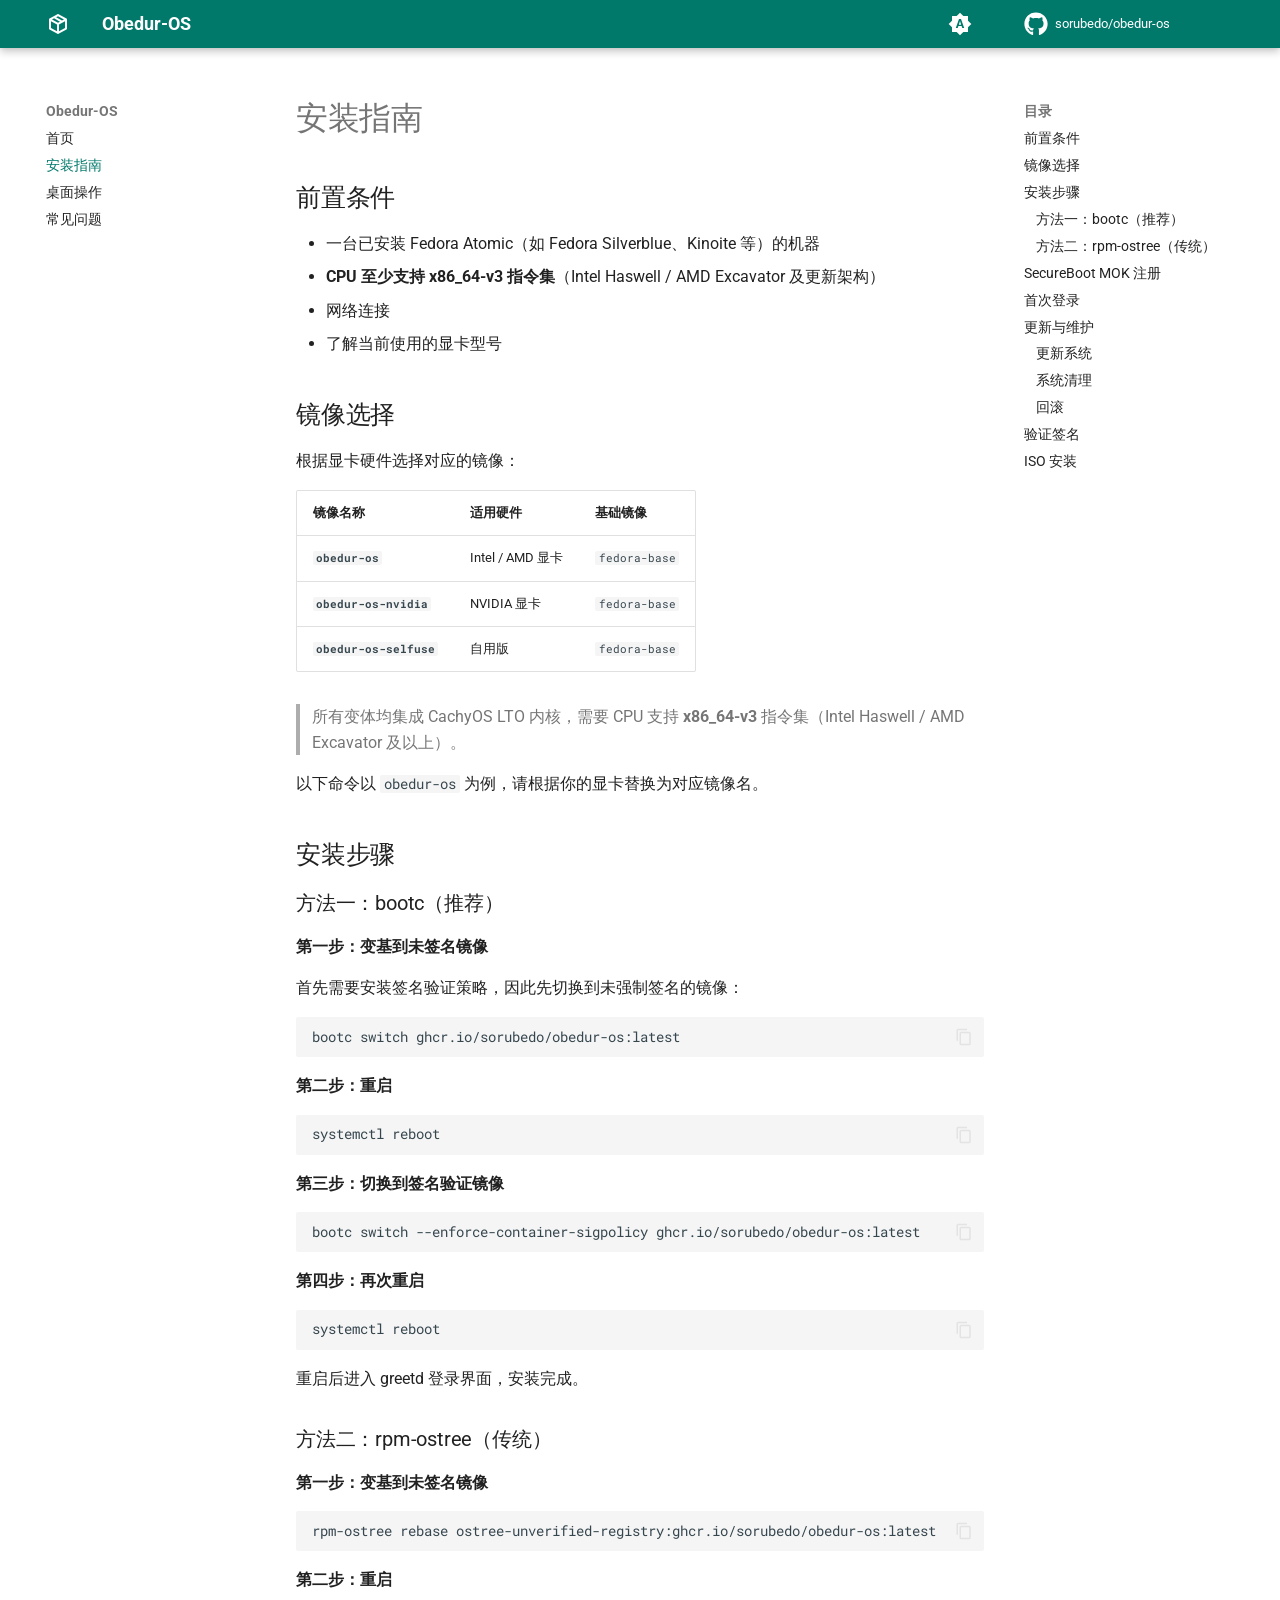
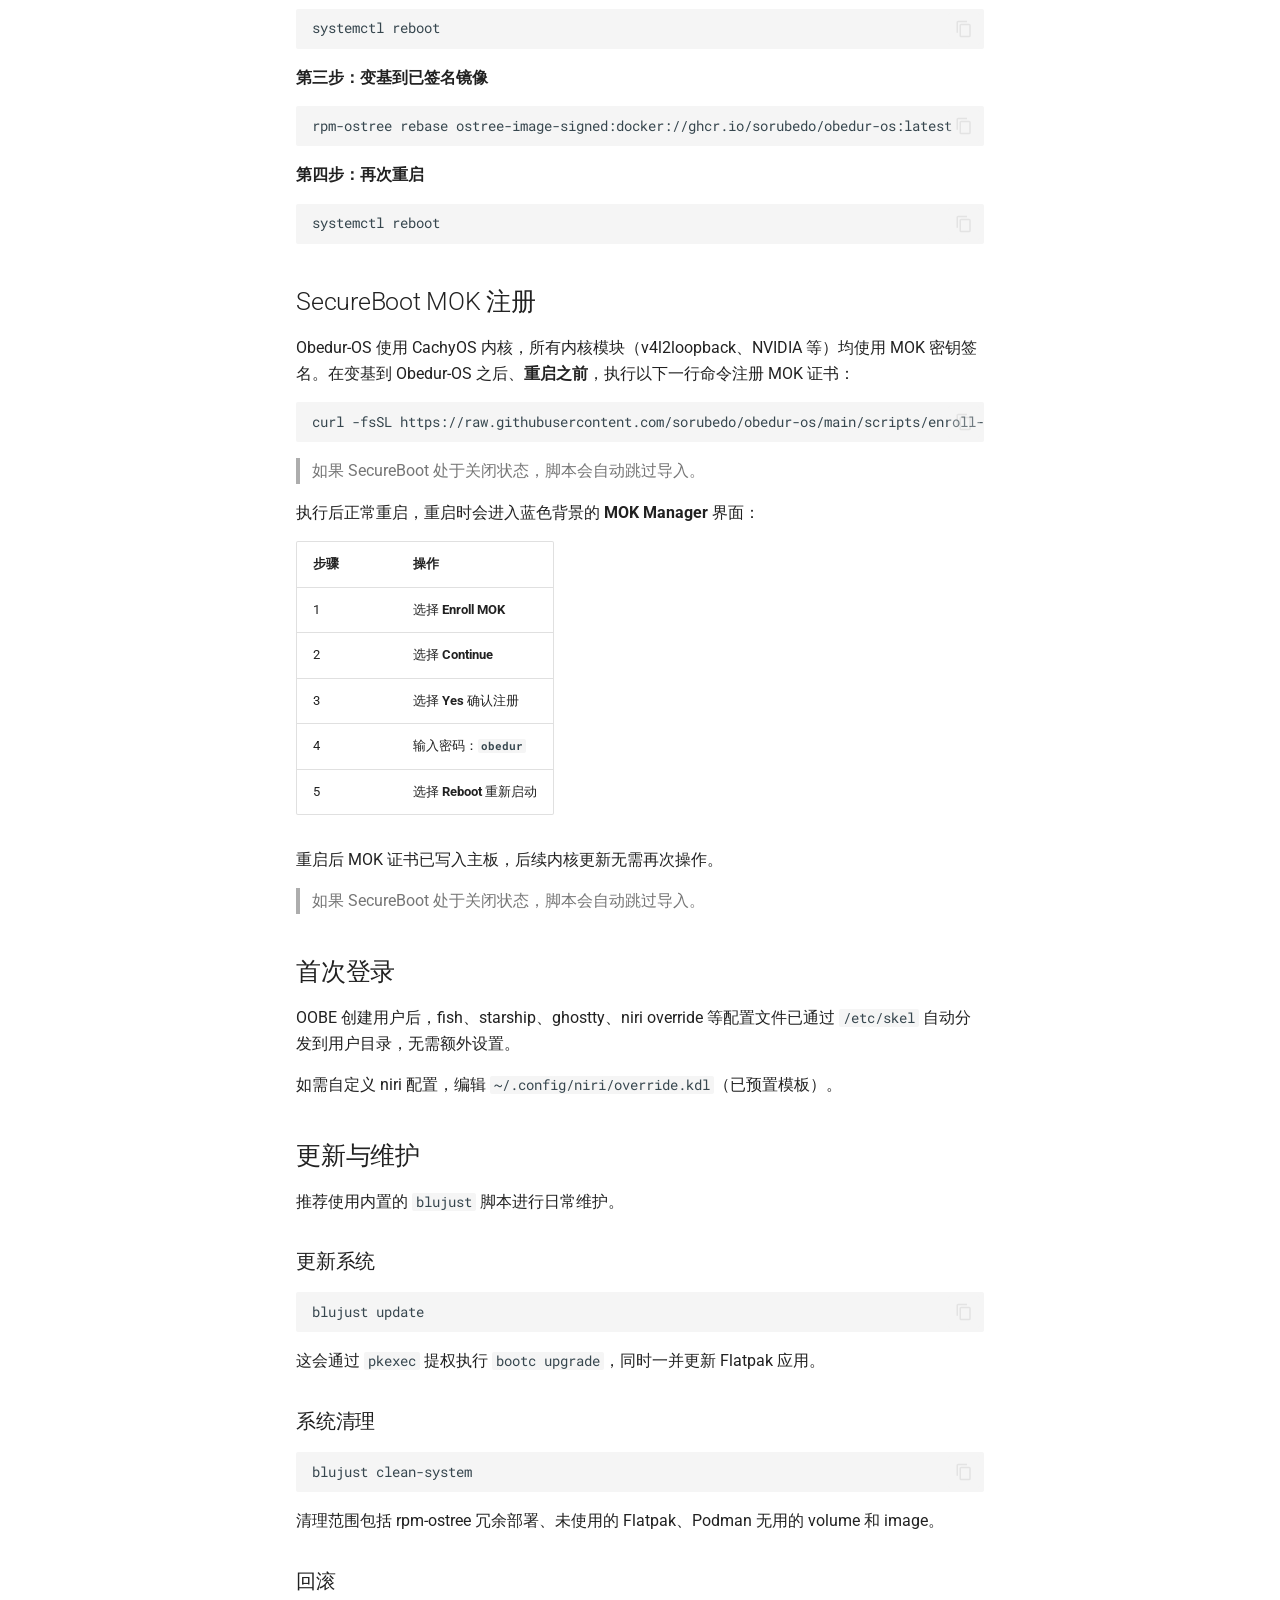
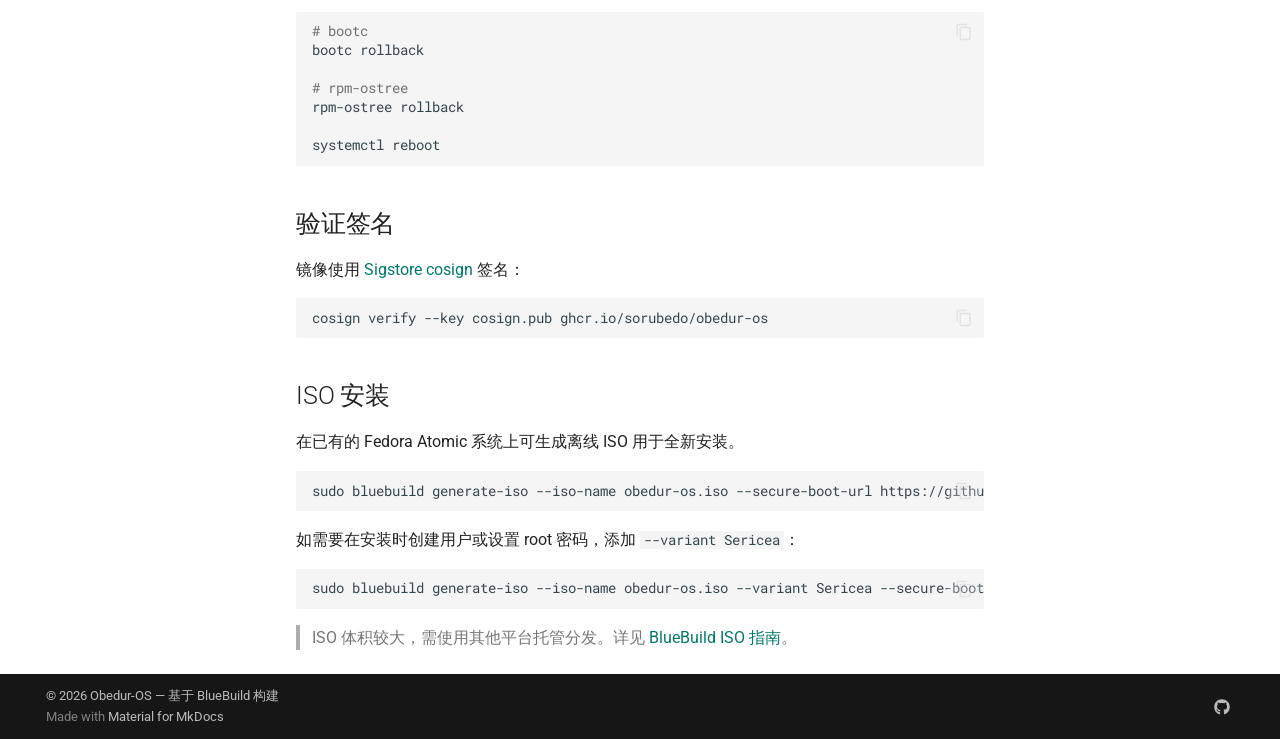
<file: installation/index.html>
<!DOCTYPE html><html lang="zh" class="no-js"><head>
    
      <meta charset="utf-8">
      <meta name="viewport" content="width=device-width,initial-scale=1">
      
        <meta name="description" content="Fedora Atomic 不可变系统 — Niri 滚动平铺 Wayland 桌面">
      
      
      
        <link rel="canonical" href="https://sorubedo.github.io/obedur-os/installation/">
      
      
        <link rel="prev" href="..">
      
      
        <link rel="next" href="../desktop/">
      
      
        
      
      
      <link rel="icon" href="../assets/images/favicon.png">
      <meta name="generator" content="mkdocs-1.6.1, mkdocs-material-9.7.6">
    
    
      
        <title>安装指南 - Obedur-OS</title>
      
    
    
      <link rel="stylesheet" href="../assets/stylesheets/main.484c7ddc.min.css">
      
        
        <link rel="stylesheet" href="../assets/stylesheets/palette.ab4e12ef.min.css">
      
      


    
    
      
    
    
      
        
        
        <link rel="preconnect" href="https://fonts.gstatic.com" crossorigin="">
        <link rel="stylesheet" href="https://fonts.googleapis.com/css?family=Roboto:300,300i,400,400i,700,700i%7CRoboto+Mono:400,400i,700,700i&amp;display=fallback">
        <style>:root{--md-text-font:"Roboto";--md-code-font:"Roboto Mono"}</style>
      
    
    
      <link rel="stylesheet" href="../stylesheets/extra.css">
    
    <script>__md_scope=new URL("..",location),__md_hash=e=>[...e].reduce(((e,_)=>(e<<5)-e+_.charCodeAt(0)),0),__md_get=(e,_=localStorage,t=__md_scope)=>JSON.parse(_.getItem(t.pathname+"."+e)),__md_set=(e,_,t=localStorage,a=__md_scope)=>{try{t.setItem(a.pathname+"."+e,JSON.stringify(_))}catch(e){}}</script>
    
      

    
    
  <link href="../assets/stylesheets/glightbox.min.css" rel="stylesheet"><script src="../assets/javascripts/glightbox.min.js"></script><style id="glightbox-style">
            html.glightbox-open { overflow: initial; height: 100%; }
            .gslide-title { margin-top: 0px; user-select: text; }
            .gslide-desc { color: #666; user-select: text; }
            .gslide-image img { background: white; }
            .gscrollbar-fixer { padding-right: 15px; }
            .gdesc-inner { font-size: 0.75rem; }
            body[data-md-color-scheme="slate"] .gdesc-inner { background: var(--md-default-bg-color); }
            body[data-md-color-scheme="slate"] .gslide-title { color: var(--md-default-fg-color); }
            body[data-md-color-scheme="slate"] .gslide-desc { color: var(--md-default-fg-color); }
        </style></head>
  
  
    
    
      
    
    
    
    
    <body dir="ltr" data-md-color-scheme="default" data-md-color-primary="indigo" data-md-color-accent="indigo">
  
    
    <input class="md-toggle" data-md-toggle="drawer" type="checkbox" id="__drawer" autocomplete="off">
    <input class="md-toggle" data-md-toggle="search" type="checkbox" id="__search" autocomplete="off">
    <label class="md-overlay" for="__drawer"></label>
    <div data-md-component="skip">
      
        
        <a href="#_1" class="md-skip">
          跳转至
        </a>
      
    </div>
    <div data-md-component="announce">
      
    </div>
    
    
      

  

<header class="md-header md-header--shadow" data-md-component="header">
  <nav class="md-header__inner md-grid" aria-label="页眉">
    <a href=".." title="Obedur-OS" class="md-header__button md-logo" aria-label="Obedur-OS" data-md-component="logo">
      
  
  <svg xmlns="http://www.w3.org/2000/svg" viewBox="0 0 24 24"><path d="M21 16.5c0 .38-.21.71-.53.88l-7.9 4.44c-.16.12-.36.18-.57.18s-.41-.06-.57-.18l-7.9-4.44A.99.99 0 0 1 3 16.5v-9c0-.38.21-.71.53-.88l7.9-4.44c.16-.12.36-.18.57-.18s.41.06.57.18l7.9 4.44c.32.17.53.5.53.88zM12 4.15l-1.89 1.07L16 8.61l1.96-1.11zM6.04 7.5 12 10.85l1.96-1.1-5.88-3.4zM5 15.91l6 3.38v-6.71L5 9.21zm14 0v-6.7l-6 3.37v6.71z"></path></svg>

    </a>
    <label class="md-header__button md-icon" for="__drawer">
      
      <svg xmlns="http://www.w3.org/2000/svg" viewBox="0 0 24 24"><path d="M3 6h18v2H3zm0 5h18v2H3zm0 5h18v2H3z"></path></svg>
    </label>
    <div class="md-header__title" data-md-component="header-title">
      <div class="md-header__ellipsis">
        <div class="md-header__topic">
          <span class="md-ellipsis">
            Obedur-OS
          </span>
        </div>
        <div class="md-header__topic" data-md-component="header-topic">
          <span class="md-ellipsis">
            
              安装指南
            
          </span>
        </div>
      </div>
    </div>
    
      
        <form class="md-header__option" data-md-component="palette">
  
    
    
    
    <input class="md-option" data-md-color-media="(prefers-color-scheme)" data-md-color-scheme="default" data-md-color-primary="indigo" data-md-color-accent="indigo" aria-label="跟随系统" type="radio" name="__palette" id="__palette_0">
    
      <label class="md-header__button md-icon" title="跟随系统" for="__palette_1" hidden="">
        <svg xmlns="http://www.w3.org/2000/svg" viewBox="0 0 24 24"><path d="m14.3 16-.7-2h-3.2l-.7 2H7.8L11 7h2l3.2 9zM20 8.69V4h-4.69L12 .69 8.69 4H4v4.69L.69 12 4 15.31V20h4.69L12 23.31 15.31 20H20v-4.69L23.31 12zm-9.15 3.96h2.3L12 9z"></path></svg>
      </label>
    
  
    
    
    
    <input class="md-option" data-md-color-media="(prefers-color-scheme: light)" data-md-color-scheme="default" data-md-color-primary="custom" data-md-color-accent="custom" aria-label="切换至暗色模式" type="radio" name="__palette" id="__palette_1">
    
      <label class="md-header__button md-icon" title="切换至暗色模式" for="__palette_2" hidden="">
        <svg xmlns="http://www.w3.org/2000/svg" viewBox="0 0 24 24"><path d="M12 8a4 4 0 0 0-4 4 4 4 0 0 0 4 4 4 4 0 0 0 4-4 4 4 0 0 0-4-4m0 10a6 6 0 0 1-6-6 6 6 0 0 1 6-6 6 6 0 0 1 6 6 6 6 0 0 1-6 6m8-9.31V4h-4.69L12 .69 8.69 4H4v4.69L.69 12 4 15.31V20h4.69L12 23.31 15.31 20H20v-4.69L23.31 12z"></path></svg>
      </label>
    
  
    
    
    
    <input class="md-option" data-md-color-media="(prefers-color-scheme: dark)" data-md-color-scheme="slate" data-md-color-primary="custom" data-md-color-accent="custom" aria-label="切换至系统偏好" type="radio" name="__palette" id="__palette_2">
    
      <label class="md-header__button md-icon" title="切换至系统偏好" for="__palette_0" hidden="">
        <svg xmlns="http://www.w3.org/2000/svg" viewBox="0 0 24 24"><path d="M12 18c-.89 0-1.74-.2-2.5-.55C11.56 16.5 13 14.42 13 12s-1.44-4.5-3.5-5.45C10.26 6.2 11.11 6 12 6a6 6 0 0 1 6 6 6 6 0 0 1-6 6m8-9.31V4h-4.69L12 .69 8.69 4H4v4.69L.69 12 4 15.31V20h4.69L12 23.31 15.31 20H20v-4.69L23.31 12z"></path></svg>
      </label>
    
  
</form>
      
    
    
      <script>var palette=__md_get("__palette");if(palette&&palette.color){if("(prefers-color-scheme)"===palette.color.media){var media=matchMedia("(prefers-color-scheme: light)"),input=document.querySelector(media.matches?"[data-md-color-media='(prefers-color-scheme: light)']":"[data-md-color-media='(prefers-color-scheme: dark)']");palette.color.media=input.getAttribute("data-md-color-media"),palette.color.scheme=input.getAttribute("data-md-color-scheme"),palette.color.primary=input.getAttribute("data-md-color-primary"),palette.color.accent=input.getAttribute("data-md-color-accent")}for(var[key,value]of Object.entries(palette.color))document.body.setAttribute("data-md-color-"+key,value)}</script>
    
    
    
    
      <div class="md-header__source">
        <a href="https://github.com/sorubedo/obedur-os" title="前往仓库" class="md-source" data-md-component="source">
  <div class="md-source__icon md-icon">
    
    <svg xmlns="http://www.w3.org/2000/svg" viewBox="0 0 512 512"><!--! Font Awesome Free 7.1.0 by @fontawesome - https://fontawesome.com License - https://fontawesome.com/license/free (Icons: CC BY 4.0, Fonts: SIL OFL 1.1, Code: MIT License) Copyright 2025 Fonticons, Inc.--><path d="M173.9 397.4c0 2-2.3 3.6-5.2 3.6-3.3.3-5.6-1.3-5.6-3.6 0-2 2.3-3.6 5.2-3.6 3-.3 5.6 1.3 5.6 3.6m-31.1-4.5c-.7 2 1.3 4.3 4.3 4.9 2.6 1 5.6 0 6.2-2s-1.3-4.3-4.3-5.2c-2.6-.7-5.5.3-6.2 2.3m44.2-1.7c-2.9.7-4.9 2.6-4.6 4.9.3 2 2.9 3.3 5.9 2.6 2.9-.7 4.9-2.6 4.6-4.6-.3-1.9-3-3.2-5.9-2.9M252.8 8C114.1 8 8 113.3 8 252c0 110.9 69.8 205.8 169.5 239.2 12.8 2.3 17.3-5.6 17.3-12.1 0-6.2-.3-40.4-.3-61.4 0 0-70 15-84.7-29.8 0 0-11.4-29.1-27.8-36.6 0 0-22.9-15.7 1.6-15.4 0 0 24.9 2 38.6 25.8 21.9 38.6 58.6 27.5 72.9 20.9 2.3-16 8.8-27.1 16-33.7-55.9-6.2-112.3-14.3-112.3-110.5 0-27.5 7.6-41.3 23.6-58.9-2.6-6.5-11.1-33.3 2.6-67.9 20.9-6.5 69 27 69 27 20-5.6 41.5-8.5 62.8-8.5s42.8 2.9 62.8 8.5c0 0 48.1-33.6 69-27 13.7 34.7 5.2 61.4 2.6 67.9 16 17.7 25.8 31.5 25.8 58.9 0 96.5-58.9 104.2-114.8 110.5 9.2 7.9 17 22.9 17 46.4 0 33.7-.3 75.4-.3 83.6 0 6.5 4.6 14.4 17.3 12.1C436.2 457.8 504 362.9 504 252 504 113.3 391.5 8 252.8 8M105.2 352.9c-1.3 1-1 3.3.7 5.2 1.6 1.6 3.9 2.3 5.2 1 1.3-1 1-3.3-.7-5.2-1.6-1.6-3.9-2.3-5.2-1m-10.8-8.1c-.7 1.3.3 2.9 2.3 3.9 1.6 1 3.6.7 4.3-.7.7-1.3-.3-2.9-2.3-3.9-2-.6-3.6-.3-4.3.7m32.4 35.6c-1.6 1.3-1 4.3 1.3 6.2 2.3 2.3 5.2 2.6 6.5 1 1.3-1.3.7-4.3-1.3-6.2-2.2-2.3-5.2-2.6-6.5-1m-11.4-14.7c-1.6 1-1.6 3.6 0 5.9s4.3 3.3 5.6 2.3c1.6-1.3 1.6-3.9 0-6.2-1.4-2.3-4-3.3-5.6-2"></path></svg>
  </div>
  <div class="md-source__repository">
    sorubedo/obedur-os
  </div>
</a>
      </div>
    
  </nav>
  
</header>
    
    <div class="md-container" data-md-component="container">
      
      
        
          
        
      
      <main class="md-main" data-md-component="main">
        <div class="md-main__inner md-grid">
          
            
              
              <div class="md-sidebar md-sidebar--primary" data-md-component="sidebar" data-md-type="navigation">
                <div class="md-sidebar__scrollwrap">
                  <div class="md-sidebar__inner">
                    



<nav class="md-nav md-nav--primary" aria-label="导航栏" data-md-level="0">
  <label class="md-nav__title" for="__drawer">
    <a href=".." title="Obedur-OS" class="md-nav__button md-logo" aria-label="Obedur-OS" data-md-component="logo">
      
  
  <svg xmlns="http://www.w3.org/2000/svg" viewBox="0 0 24 24"><path d="M21 16.5c0 .38-.21.71-.53.88l-7.9 4.44c-.16.12-.36.18-.57.18s-.41-.06-.57-.18l-7.9-4.44A.99.99 0 0 1 3 16.5v-9c0-.38.21-.71.53-.88l7.9-4.44c.16-.12.36-.18.57-.18s.41.06.57.18l7.9 4.44c.32.17.53.5.53.88zM12 4.15l-1.89 1.07L16 8.61l1.96-1.11zM6.04 7.5 12 10.85l1.96-1.1-5.88-3.4zM5 15.91l6 3.38v-6.71L5 9.21zm14 0v-6.7l-6 3.37v6.71z"></path></svg>

    </a>
    Obedur-OS
  </label>
  
    <div class="md-nav__source">
      <a href="https://github.com/sorubedo/obedur-os" title="前往仓库" class="md-source" data-md-component="source">
  <div class="md-source__icon md-icon">
    
    <svg xmlns="http://www.w3.org/2000/svg" viewBox="0 0 512 512"><!--! Font Awesome Free 7.1.0 by @fontawesome - https://fontawesome.com License - https://fontawesome.com/license/free (Icons: CC BY 4.0, Fonts: SIL OFL 1.1, Code: MIT License) Copyright 2025 Fonticons, Inc.--><path d="M173.9 397.4c0 2-2.3 3.6-5.2 3.6-3.3.3-5.6-1.3-5.6-3.6 0-2 2.3-3.6 5.2-3.6 3-.3 5.6 1.3 5.6 3.6m-31.1-4.5c-.7 2 1.3 4.3 4.3 4.9 2.6 1 5.6 0 6.2-2s-1.3-4.3-4.3-5.2c-2.6-.7-5.5.3-6.2 2.3m44.2-1.7c-2.9.7-4.9 2.6-4.6 4.9.3 2 2.9 3.3 5.9 2.6 2.9-.7 4.9-2.6 4.6-4.6-.3-1.9-3-3.2-5.9-2.9M252.8 8C114.1 8 8 113.3 8 252c0 110.9 69.8 205.8 169.5 239.2 12.8 2.3 17.3-5.6 17.3-12.1 0-6.2-.3-40.4-.3-61.4 0 0-70 15-84.7-29.8 0 0-11.4-29.1-27.8-36.6 0 0-22.9-15.7 1.6-15.4 0 0 24.9 2 38.6 25.8 21.9 38.6 58.6 27.5 72.9 20.9 2.3-16 8.8-27.1 16-33.7-55.9-6.2-112.3-14.3-112.3-110.5 0-27.5 7.6-41.3 23.6-58.9-2.6-6.5-11.1-33.3 2.6-67.9 20.9-6.5 69 27 69 27 20-5.6 41.5-8.5 62.8-8.5s42.8 2.9 62.8 8.5c0 0 48.1-33.6 69-27 13.7 34.7 5.2 61.4 2.6 67.9 16 17.7 25.8 31.5 25.8 58.9 0 96.5-58.9 104.2-114.8 110.5 9.2 7.9 17 22.9 17 46.4 0 33.7-.3 75.4-.3 83.6 0 6.5 4.6 14.4 17.3 12.1C436.2 457.8 504 362.9 504 252 504 113.3 391.5 8 252.8 8M105.2 352.9c-1.3 1-1 3.3.7 5.2 1.6 1.6 3.9 2.3 5.2 1 1.3-1 1-3.3-.7-5.2-1.6-1.6-3.9-2.3-5.2-1m-10.8-8.1c-.7 1.3.3 2.9 2.3 3.9 1.6 1 3.6.7 4.3-.7.7-1.3-.3-2.9-2.3-3.9-2-.6-3.6-.3-4.3.7m32.4 35.6c-1.6 1.3-1 4.3 1.3 6.2 2.3 2.3 5.2 2.6 6.5 1 1.3-1.3.7-4.3-1.3-6.2-2.2-2.3-5.2-2.6-6.5-1m-11.4-14.7c-1.6 1-1.6 3.6 0 5.9s4.3 3.3 5.6 2.3c1.6-1.3 1.6-3.9 0-6.2-1.4-2.3-4-3.3-5.6-2"></path></svg>
  </div>
  <div class="md-source__repository">
    sorubedo/obedur-os
  </div>
</a>
    </div>
  
  <ul class="md-nav__list" data-md-scrollfix="">
    
      
      
  
  
  
  
    <li class="md-nav__item">
      <a href=".." class="md-nav__link">
        
  
  
  <span class="md-ellipsis">
    
  
    首页
  

    
  </span>
  
  

      </a>
    </li>
  

    
      
      
  
  
    
  
  
  
    <li class="md-nav__item md-nav__item--active">
      
      <input class="md-nav__toggle md-toggle" type="checkbox" id="__toc">
      
      
        
      
      
        <label class="md-nav__link md-nav__link--active" for="__toc">
          
  
  
  <span class="md-ellipsis">
    
  
    安装指南
  

    
  </span>
  
  

          <span class="md-nav__icon md-icon"></span>
        </label>
      
      <a href="./" class="md-nav__link md-nav__link--active">
        
  
  
  <span class="md-ellipsis">
    
  
    安装指南
  

    
  </span>
  
  

      </a>
      
        

<nav class="md-nav md-nav--secondary" aria-label="目录">
  
  
  
    
  
  
    <label class="md-nav__title" for="__toc">
      <span class="md-nav__icon md-icon"></span>
      目录
    </label>
    <ul class="md-nav__list" data-md-component="toc" data-md-scrollfix="">
      
        <li class="md-nav__item">
  <a href="#_2" class="md-nav__link">
    <span class="md-ellipsis">
      
        前置条件
      
    </span>
  </a>
  
</li>
      
        <li class="md-nav__item">
  <a href="#_3" class="md-nav__link">
    <span class="md-ellipsis">
      
        镜像选择
      
    </span>
  </a>
  
</li>
      
        <li class="md-nav__item">
  <a href="#_4" class="md-nav__link">
    <span class="md-ellipsis">
      
        安装步骤
      
    </span>
  </a>
  
    <nav class="md-nav" aria-label="安装步骤">
      <ul class="md-nav__list">
        
          <li class="md-nav__item">
  <a href="#bootc" class="md-nav__link">
    <span class="md-ellipsis">
      
        方法一：bootc（推荐）
      
    </span>
  </a>
  
</li>
        
          <li class="md-nav__item">
  <a href="#rpm-ostree" class="md-nav__link">
    <span class="md-ellipsis">
      
        方法二：rpm-ostree（传统）
      
    </span>
  </a>
  
</li>
        
      </ul>
    </nav>
  
</li>
      
        <li class="md-nav__item">
  <a href="#secureboot-mok" class="md-nav__link">
    <span class="md-ellipsis">
      
        SecureBoot MOK 注册
      
    </span>
  </a>
  
</li>
      
        <li class="md-nav__item">
  <a href="#_5" class="md-nav__link">
    <span class="md-ellipsis">
      
        首次登录
      
    </span>
  </a>
  
</li>
      
        <li class="md-nav__item">
  <a href="#_6" class="md-nav__link">
    <span class="md-ellipsis">
      
        更新与维护
      
    </span>
  </a>
  
    <nav class="md-nav" aria-label="更新与维护">
      <ul class="md-nav__list">
        
          <li class="md-nav__item">
  <a href="#_7" class="md-nav__link">
    <span class="md-ellipsis">
      
        更新系统
      
    </span>
  </a>
  
</li>
        
          <li class="md-nav__item">
  <a href="#_8" class="md-nav__link">
    <span class="md-ellipsis">
      
        系统清理
      
    </span>
  </a>
  
</li>
        
          <li class="md-nav__item">
  <a href="#_9" class="md-nav__link">
    <span class="md-ellipsis">
      
        回滚
      
    </span>
  </a>
  
</li>
        
      </ul>
    </nav>
  
</li>
      
        <li class="md-nav__item">
  <a href="#_10" class="md-nav__link">
    <span class="md-ellipsis">
      
        验证签名
      
    </span>
  </a>
  
</li>
      
        <li class="md-nav__item">
  <a href="#iso" class="md-nav__link">
    <span class="md-ellipsis">
      
        ISO 安装
      
    </span>
  </a>
  
</li>
      
    </ul>
  
</nav>
      
    </li>
  

    
      
      
  
  
  
  
    <li class="md-nav__item">
      <a href="../desktop/" class="md-nav__link">
        
  
  
  <span class="md-ellipsis">
    
  
    桌面操作
  

    
  </span>
  
  

      </a>
    </li>
  

    
      
      
  
  
  
  
    <li class="md-nav__item">
      <a href="../faq/" class="md-nav__link">
        
  
  
  <span class="md-ellipsis">
    
  
    常见问题
  

    
  </span>
  
  

      </a>
    </li>
  

    
  </ul>
</nav>
                  </div>
                </div>
              </div>
            
            
              
              <div class="md-sidebar md-sidebar--secondary" data-md-component="sidebar" data-md-type="toc">
                <div class="md-sidebar__scrollwrap">
                  <div class="md-sidebar__inner">
                    

<nav class="md-nav md-nav--secondary" aria-label="目录">
  
  
  
    
  
  
    <label class="md-nav__title" for="__toc">
      <span class="md-nav__icon md-icon"></span>
      目录
    </label>
    <ul class="md-nav__list" data-md-component="toc" data-md-scrollfix="">
      
        <li class="md-nav__item">
  <a href="#_2" class="md-nav__link">
    <span class="md-ellipsis">
      
        前置条件
      
    </span>
  </a>
  
</li>
      
        <li class="md-nav__item">
  <a href="#_3" class="md-nav__link">
    <span class="md-ellipsis">
      
        镜像选择
      
    </span>
  </a>
  
</li>
      
        <li class="md-nav__item">
  <a href="#_4" class="md-nav__link">
    <span class="md-ellipsis">
      
        安装步骤
      
    </span>
  </a>
  
    <nav class="md-nav" aria-label="安装步骤">
      <ul class="md-nav__list">
        
          <li class="md-nav__item">
  <a href="#bootc" class="md-nav__link">
    <span class="md-ellipsis">
      
        方法一：bootc（推荐）
      
    </span>
  </a>
  
</li>
        
          <li class="md-nav__item">
  <a href="#rpm-ostree" class="md-nav__link">
    <span class="md-ellipsis">
      
        方法二：rpm-ostree（传统）
      
    </span>
  </a>
  
</li>
        
      </ul>
    </nav>
  
</li>
      
        <li class="md-nav__item">
  <a href="#secureboot-mok" class="md-nav__link">
    <span class="md-ellipsis">
      
        SecureBoot MOK 注册
      
    </span>
  </a>
  
</li>
      
        <li class="md-nav__item">
  <a href="#_5" class="md-nav__link">
    <span class="md-ellipsis">
      
        首次登录
      
    </span>
  </a>
  
</li>
      
        <li class="md-nav__item">
  <a href="#_6" class="md-nav__link">
    <span class="md-ellipsis">
      
        更新与维护
      
    </span>
  </a>
  
    <nav class="md-nav" aria-label="更新与维护">
      <ul class="md-nav__list">
        
          <li class="md-nav__item">
  <a href="#_7" class="md-nav__link">
    <span class="md-ellipsis">
      
        更新系统
      
    </span>
  </a>
  
</li>
        
          <li class="md-nav__item">
  <a href="#_8" class="md-nav__link">
    <span class="md-ellipsis">
      
        系统清理
      
    </span>
  </a>
  
</li>
        
          <li class="md-nav__item">
  <a href="#_9" class="md-nav__link">
    <span class="md-ellipsis">
      
        回滚
      
    </span>
  </a>
  
</li>
        
      </ul>
    </nav>
  
</li>
      
        <li class="md-nav__item">
  <a href="#_10" class="md-nav__link">
    <span class="md-ellipsis">
      
        验证签名
      
    </span>
  </a>
  
</li>
      
        <li class="md-nav__item">
  <a href="#iso" class="md-nav__link">
    <span class="md-ellipsis">
      
        ISO 安装
      
    </span>
  </a>
  
</li>
      
    </ul>
  
</nav>
                  </div>
                </div>
              </div>
            
          
          
            <div class="md-content" data-md-component="content">
              
              <article class="md-content__inner md-typeset">
                
                  


  
  


<h1 id="_1">安装指南</h1>
<h2 id="_2">前置条件</h2>
<ul>
<li>一台已安装 Fedora Atomic（如 Fedora Silverblue、Kinoite 等）的机器</li>
<li><strong>CPU 至少支持 x86_64-v3 指令集</strong>（Intel Haswell / AMD Excavator 及更新架构）</li>
<li>网络连接</li>
<li>了解当前使用的显卡型号</li>
</ul>
<h2 id="_3">镜像选择</h2>
<p>根据显卡硬件选择对应的镜像：</p>
<table>
<thead>
<tr>
<th style="text-align: left;">镜像名称</th>
<th style="text-align: left;">适用硬件</th>
<th style="text-align: left;">基础镜像</th>
</tr>
</thead>
<tbody>
<tr>
<td style="text-align: left;"><strong><code>obedur-os</code></strong></td>
<td style="text-align: left;">Intel / AMD 显卡</td>
<td style="text-align: left;"><code>fedora-base</code></td>
</tr>
<tr>
<td style="text-align: left;"><strong><code>obedur-os-nvidia</code></strong></td>
<td style="text-align: left;">NVIDIA 显卡</td>
<td style="text-align: left;"><code>fedora-base</code></td>
</tr>
<tr>
<td style="text-align: left;"><strong><code>obedur-os-selfuse</code></strong></td>
<td style="text-align: left;">自用版</td>
<td style="text-align: left;"><code>fedora-base</code></td>
</tr>
</tbody>
</table>
<blockquote>
<p>所有变体均集成 CachyOS LTO 内核，需要 CPU 支持 <strong>x86_64-v3</strong> 指令集（Intel Haswell / AMD Excavator 及以上）。</p>
</blockquote>
<p>以下命令以 <code>obedur-os</code> 为例，请根据你的显卡替换为对应镜像名。</p>
<h2 id="_4">安装步骤</h2>
<h3 id="bootc">方法一：bootc（推荐）</h3>
<p><strong>第一步：变基到未签名镜像</strong></p>
<p>首先需要安装签名验证策略，因此先切换到未强制签名的镜像：</p>
<div class="language-bash highlight"><pre><span></span><code><span id="__span-0-1"><a id="__codelineno-0-1" name="__codelineno-0-1" href="#__codelineno-0-1"></a>bootc<span class="w"> </span>switch<span class="w"> </span>ghcr.io/sorubedo/obedur-os:latest
</span></code></pre></div>
<p><strong>第二步：重启</strong></p>
<div class="language-bash highlight"><pre><span></span><code><span id="__span-1-1"><a id="__codelineno-1-1" name="__codelineno-1-1" href="#__codelineno-1-1"></a>systemctl<span class="w"> </span>reboot
</span></code></pre></div>
<p><strong>第三步：切换到签名验证镜像</strong></p>
<div class="language-bash highlight"><pre><span></span><code><span id="__span-2-1"><a id="__codelineno-2-1" name="__codelineno-2-1" href="#__codelineno-2-1"></a>bootc<span class="w"> </span>switch<span class="w"> </span>--enforce-container-sigpolicy<span class="w"> </span>ghcr.io/sorubedo/obedur-os:latest
</span></code></pre></div>
<p><strong>第四步：再次重启</strong></p>
<div class="language-bash highlight"><pre><span></span><code><span id="__span-3-1"><a id="__codelineno-3-1" name="__codelineno-3-1" href="#__codelineno-3-1"></a>systemctl<span class="w"> </span>reboot
</span></code></pre></div>
<p>重启后进入 greetd 登录界面，安装完成。</p>
<h3 id="rpm-ostree">方法二：rpm-ostree（传统）</h3>
<p><strong>第一步：变基到未签名镜像</strong></p>
<div class="language-bash highlight"><pre><span></span><code><span id="__span-4-1"><a id="__codelineno-4-1" name="__codelineno-4-1" href="#__codelineno-4-1"></a>rpm-ostree<span class="w"> </span>rebase<span class="w"> </span>ostree-unverified-registry:ghcr.io/sorubedo/obedur-os:latest
</span></code></pre></div>
<p><strong>第二步：重启</strong></p>
<div class="language-bash highlight"><pre><span></span><code><span id="__span-5-1"><a id="__codelineno-5-1" name="__codelineno-5-1" href="#__codelineno-5-1"></a>systemctl<span class="w"> </span>reboot
</span></code></pre></div>
<p><strong>第三步：变基到已签名镜像</strong></p>
<div class="language-bash highlight"><pre><span></span><code><span id="__span-6-1"><a id="__codelineno-6-1" name="__codelineno-6-1" href="#__codelineno-6-1"></a>rpm-ostree<span class="w"> </span>rebase<span class="w"> </span>ostree-image-signed:docker://ghcr.io/sorubedo/obedur-os:latest
</span></code></pre></div>
<p><strong>第四步：再次重启</strong></p>
<div class="language-bash highlight"><pre><span></span><code><span id="__span-7-1"><a id="__codelineno-7-1" name="__codelineno-7-1" href="#__codelineno-7-1"></a>systemctl<span class="w"> </span>reboot
</span></code></pre></div>
<h2 id="secureboot-mok">SecureBoot MOK 注册</h2>
<p>Obedur-OS 使用 CachyOS 内核，所有内核模块（v4l2loopback、NVIDIA 等）均使用 MOK 密钥签名。在变基到 Obedur-OS 之后、<strong>重启之前</strong>，执行以下一行命令注册 MOK 证书：</p>
<div class="language-bash highlight"><pre><span></span><code><span id="__span-8-1"><a id="__codelineno-8-1" name="__codelineno-8-1" href="#__codelineno-8-1"></a>curl<span class="w"> </span>-fsSL<span class="w"> </span>https://raw.githubusercontent.com/sorubedo/obedur-os/main/scripts/enroll-mok.sh<span class="w"> </span><span class="p">|</span><span class="w"> </span>sudo<span class="w"> </span>bash
</span></code></pre></div>
<blockquote>
<p>如果 SecureBoot 处于关闭状态，脚本会自动跳过导入。</p>
</blockquote>
<p>执行后正常重启，重启时会进入蓝色背景的 <strong>MOK Manager</strong> 界面：</p>
<table>
<thead>
<tr>
<th style="text-align: left;">步骤</th>
<th style="text-align: left;">操作</th>
</tr>
</thead>
<tbody>
<tr>
<td style="text-align: left;">1</td>
<td style="text-align: left;">选择 <strong>Enroll MOK</strong></td>
</tr>
<tr>
<td style="text-align: left;">2</td>
<td style="text-align: left;">选择 <strong>Continue</strong></td>
</tr>
<tr>
<td style="text-align: left;">3</td>
<td style="text-align: left;">选择 <strong>Yes</strong> 确认注册</td>
</tr>
<tr>
<td style="text-align: left;">4</td>
<td style="text-align: left;">输入密码：<strong><code>obedur</code></strong></td>
</tr>
<tr>
<td style="text-align: left;">5</td>
<td style="text-align: left;">选择 <strong>Reboot</strong> 重新启动</td>
</tr>
</tbody>
</table>
<p>重启后 MOK 证书已写入主板，后续内核更新无需再次操作。</p>
<blockquote>
<p>如果 SecureBoot 处于关闭状态，脚本会自动跳过导入。</p>
</blockquote>
<h2 id="_5">首次登录</h2>
<p>OOBE 创建用户后，fish、starship、ghostty、niri override 等配置文件已通过 <code>/etc/skel</code> 自动分发到用户目录，无需额外设置。</p>
<p>如需自定义 niri 配置，编辑 <code>~/.config/niri/override.kdl</code>（已预置模板）。</p>
<h2 id="_6">更新与维护</h2>
<p>推荐使用内置的 <code>blujust</code> 脚本进行日常维护。</p>
<h3 id="_7">更新系统</h3>
<div class="language-bash highlight"><pre><span></span><code><span id="__span-9-1"><a id="__codelineno-9-1" name="__codelineno-9-1" href="#__codelineno-9-1"></a>blujust<span class="w"> </span>update
</span></code></pre></div>
<p>这会通过 <code>pkexec</code> 提权执行 <code>bootc upgrade</code>，同时一并更新 Flatpak 应用。</p>
<h3 id="_8">系统清理</h3>
<div class="language-bash highlight"><pre><span></span><code><span id="__span-10-1"><a id="__codelineno-10-1" name="__codelineno-10-1" href="#__codelineno-10-1"></a>blujust<span class="w"> </span>clean-system
</span></code></pre></div>
<p>清理范围包括 rpm-ostree 冗余部署、未使用的 Flatpak、Podman 无用的 volume 和 image。</p>
<h3 id="_9">回滚</h3>
<div class="language-bash highlight"><pre><span></span><code><span id="__span-11-1"><a id="__codelineno-11-1" name="__codelineno-11-1" href="#__codelineno-11-1"></a><span class="c1"># bootc</span>
</span><span id="__span-11-2"><a id="__codelineno-11-2" name="__codelineno-11-2" href="#__codelineno-11-2"></a>bootc<span class="w"> </span>rollback
</span><span id="__span-11-3"><a id="__codelineno-11-3" name="__codelineno-11-3" href="#__codelineno-11-3"></a>
</span><span id="__span-11-4"><a id="__codelineno-11-4" name="__codelineno-11-4" href="#__codelineno-11-4"></a><span class="c1"># rpm-ostree</span>
</span><span id="__span-11-5"><a id="__codelineno-11-5" name="__codelineno-11-5" href="#__codelineno-11-5"></a>rpm-ostree<span class="w"> </span>rollback
</span><span id="__span-11-6"><a id="__codelineno-11-6" name="__codelineno-11-6" href="#__codelineno-11-6"></a>
</span><span id="__span-11-7"><a id="__codelineno-11-7" name="__codelineno-11-7" href="#__codelineno-11-7"></a>systemctl<span class="w"> </span>reboot
</span></code></pre></div>
<h2 id="_10">验证签名</h2>
<p>镜像使用 <a href="https://github.com/sigstore/cosign">Sigstore cosign</a> 签名：</p>
<div class="language-bash highlight"><pre><span></span><code><span id="__span-12-1"><a id="__codelineno-12-1" name="__codelineno-12-1" href="#__codelineno-12-1"></a>cosign<span class="w"> </span>verify<span class="w"> </span>--key<span class="w"> </span>cosign.pub<span class="w"> </span>ghcr.io/sorubedo/obedur-os
</span></code></pre></div>
<h2 id="iso">ISO 安装</h2>
<p>在已有的 Fedora Atomic 系统上可生成离线 ISO 用于全新安装。</p>
<div class="language-bash highlight"><pre><span></span><code><span id="__span-13-1"><a id="__codelineno-13-1" name="__codelineno-13-1" href="#__codelineno-13-1"></a>sudo<span class="w"> </span>bluebuild<span class="w"> </span>generate-iso<span class="w"> </span>--iso-name<span class="w"> </span>obedur-os.iso<span class="w"> </span>--secure-boot-url<span class="w"> </span>https://github.com/sorubedo/obedur-os/raw/refs/heads/main/MOK.der<span class="w"> </span>--enrollment-password<span class="w"> </span>obedur<span class="w"> </span>image<span class="w"> </span>ghcr.io/sorubedo/obedur-os:latest
</span></code></pre></div>
<p>如需要在安装时创建用户或设置 root 密码，添加 <code>--variant Sericea</code>：</p>
<div class="language-bash highlight"><pre><span></span><code><span id="__span-14-1"><a id="__codelineno-14-1" name="__codelineno-14-1" href="#__codelineno-14-1"></a>sudo<span class="w"> </span>bluebuild<span class="w"> </span>generate-iso<span class="w"> </span>--iso-name<span class="w"> </span>obedur-os.iso<span class="w"> </span>--variant<span class="w"> </span>Sericea<span class="w"> </span>--secure-boot-url<span class="w"> </span>https://github.com/sorubedo/obedur-os/raw/refs/heads/main/MOK.der<span class="w"> </span>--enrollment-password<span class="w"> </span>obedur<span class="w"> </span>image<span class="w"> </span>ghcr.io/sorubedo/obedur-os:latest
</span></code></pre></div>
<blockquote>
<p>ISO 体积较大，需使用其他平台托管分发。详见 <a href="https://blue-build.org/how-to/generate-iso/">BlueBuild ISO 指南</a>。</p>
</blockquote>












                
              </article>
            </div>
          
          
<script>var target=document.getElementById(location.hash.slice(1));target&&target.name&&(target.checked=target.name.startsWith("__tabbed_"))</script>
        </div>
        
          <button type="button" class="md-top md-icon" data-md-component="top" hidden="">
  
  <svg xmlns="http://www.w3.org/2000/svg" viewBox="0 0 24 24"><path d="M13 20h-2V8l-5.5 5.5-1.42-1.42L12 4.16l7.92 7.92-1.42 1.42L13 8z"></path></svg>
  回到页面顶部
</button>
        
      </main>
      
        <footer class="md-footer">
  
  <div class="md-footer-meta md-typeset">
    <div class="md-footer-meta__inner md-grid">
      <div class="md-copyright">
  
    <div class="md-copyright__highlight">
      © 2026 Obedur-OS — 基于 BlueBuild 构建
    </div>
  
  
    Made with
    <a href="https://squidfunk.github.io/mkdocs-material/" target="_blank" rel="noopener">
      Material for MkDocs
    </a>
  
</div>
      
        
<div class="md-social">
  
    
    
    
    
    <a href="https://github.com/sorubedo/obedur-os" target="_blank" rel="noopener" title="sorubedo/obedur-os" class="md-social__link">
      <svg xmlns="http://www.w3.org/2000/svg" viewBox="0 0 512 512"><!--! Font Awesome Free 7.1.0 by @fontawesome - https://fontawesome.com License - https://fontawesome.com/license/free (Icons: CC BY 4.0, Fonts: SIL OFL 1.1, Code: MIT License) Copyright 2025 Fonticons, Inc.--><path d="M173.9 397.4c0 2-2.3 3.6-5.2 3.6-3.3.3-5.6-1.3-5.6-3.6 0-2 2.3-3.6 5.2-3.6 3-.3 5.6 1.3 5.6 3.6m-31.1-4.5c-.7 2 1.3 4.3 4.3 4.9 2.6 1 5.6 0 6.2-2s-1.3-4.3-4.3-5.2c-2.6-.7-5.5.3-6.2 2.3m44.2-1.7c-2.9.7-4.9 2.6-4.6 4.9.3 2 2.9 3.3 5.9 2.6 2.9-.7 4.9-2.6 4.6-4.6-.3-1.9-3-3.2-5.9-2.9M252.8 8C114.1 8 8 113.3 8 252c0 110.9 69.8 205.8 169.5 239.2 12.8 2.3 17.3-5.6 17.3-12.1 0-6.2-.3-40.4-.3-61.4 0 0-70 15-84.7-29.8 0 0-11.4-29.1-27.8-36.6 0 0-22.9-15.7 1.6-15.4 0 0 24.9 2 38.6 25.8 21.9 38.6 58.6 27.5 72.9 20.9 2.3-16 8.8-27.1 16-33.7-55.9-6.2-112.3-14.3-112.3-110.5 0-27.5 7.6-41.3 23.6-58.9-2.6-6.5-11.1-33.3 2.6-67.9 20.9-6.5 69 27 69 27 20-5.6 41.5-8.5 62.8-8.5s42.8 2.9 62.8 8.5c0 0 48.1-33.6 69-27 13.7 34.7 5.2 61.4 2.6 67.9 16 17.7 25.8 31.5 25.8 58.9 0 96.5-58.9 104.2-114.8 110.5 9.2 7.9 17 22.9 17 46.4 0 33.7-.3 75.4-.3 83.6 0 6.5 4.6 14.4 17.3 12.1C436.2 457.8 504 362.9 504 252 504 113.3 391.5 8 252.8 8M105.2 352.9c-1.3 1-1 3.3.7 5.2 1.6 1.6 3.9 2.3 5.2 1 1.3-1 1-3.3-.7-5.2-1.6-1.6-3.9-2.3-5.2-1m-10.8-8.1c-.7 1.3.3 2.9 2.3 3.9 1.6 1 3.6.7 4.3-.7.7-1.3-.3-2.9-2.3-3.9-2-.6-3.6-.3-4.3.7m32.4 35.6c-1.6 1.3-1 4.3 1.3 6.2 2.3 2.3 5.2 2.6 6.5 1 1.3-1.3.7-4.3-1.3-6.2-2.2-2.3-5.2-2.6-6.5-1m-11.4-14.7c-1.6 1-1.6 3.6 0 5.9s4.3 3.3 5.6 2.3c1.6-1.3 1.6-3.9 0-6.2-1.4-2.3-4-3.3-5.6-2"></path></svg>
    </a>
  
</div>
      
    </div>
  </div>
</footer>
      
    </div>
    <div class="md-dialog" data-md-component="dialog">
      <div class="md-dialog__inner md-typeset"></div>
    </div>
    
    
    
      
      
      <script id="__config" type="application/json">{"annotate": null, "base": "..", "features": ["navigation.tracking", "navigation.top", "search.suggest", "search.highlight", "search.share", "content.code.copy", "content.code.annotate"], "search": "../assets/javascripts/workers/search.2c215733.min.js", "tags": null, "translations": {"clipboard.copied": "\u5df2\u590d\u5236", "clipboard.copy": "\u590d\u5236", "search.result.more.one": "\u5728\u8be5\u9875\u4e0a\u8fd8\u6709 1 \u4e2a\u7b26\u5408\u6761\u4ef6\u7684\u7ed3\u679c", "search.result.more.other": "\u5728\u8be5\u9875\u4e0a\u8fd8\u6709 # \u4e2a\u7b26\u5408\u6761\u4ef6\u7684\u7ed3\u679c", "search.result.none": "\u6ca1\u6709\u627e\u5230\u7b26\u5408\u6761\u4ef6\u7684\u7ed3\u679c", "search.result.one": "\u627e\u5230 1 \u4e2a\u7b26\u5408\u6761\u4ef6\u7684\u7ed3\u679c", "search.result.other": "# \u4e2a\u7b26\u5408\u6761\u4ef6\u7684\u7ed3\u679c", "search.result.placeholder": "\u952e\u5165\u4ee5\u5f00\u59cb\u641c\u7d22", "search.result.term.missing": "\u7f3a\u5c11", "select.version": "\u9009\u62e9\u5f53\u524d\u7248\u672c"}, "version": null}</script>
    
    
      <script src="../assets/javascripts/bundle.79ae519e.min.js"></script>
      
    
  
<script id="init-glightbox">const lightbox = GLightbox({"touchNavigation": true, "loop": false, "zoomable": true, "draggable": true, "openEffect": "fade", "closeEffect": "fade", "slideEffect": "slide"});
document$.subscribe(()=>{ lightbox.reload(); });
</script></body></html>
</file>
<file: stylesheets/extra.css>
/* === Custom color palette === */

[data-md-color-scheme="default"] {
  --md-primary-fg-color:        #00796b;
  --md-primary-fg-color--light: #48a999;
  --md-primary-fg-color--dark:  #004c40;
  --md-primary-bg-color:        #ffffff;
  --md-primary-bg-color--light: #ffffffb3;

  --md-accent-fg-color:                #00bfa5;
  --md-accent-fg-color--transparent:   #00bfa51a;
  --md-accent-bg-color:                #ffffff;
  --md-accent-bg-color--light:         #ffffff1a;

  --md-typeset-a-color: #00796b;
}

[data-md-color-scheme="slate"] {
  --md-primary-fg-color:        #00bfa5;
  --md-primary-fg-color--light: #5df2d2;
  --md-primary-fg-color--dark:  #008e76;
  --md-primary-bg-color:        #00332c;
  --md-primary-bg-color--light: #00332cb3;

  --md-accent-fg-color:                #1de9b6;
  --md-accent-fg-color--transparent:   #1de9b61a;
  --md-accent-bg-color:                #00332c;
  --md-accent-bg-color--light:         #00332c1a;

  --md-typeset-a-color: #1de9b6;
}

/* === Smooth scroll === */
html {
  scroll-behavior: smooth;
}

/* === Nicer code blocks === */
.highlighttable .linenos {
  border-radius: 0 !important;
}

/* === Image gallery === */
.image-grid {
  display: grid;
  grid-template-columns: repeat(auto-fit, minmax(280px, 1fr));
  gap: 1rem;
  margin: 1.5rem 0;
}
.image-grid figure {
  margin: 0;
}
.image-grid figcaption {
  text-align: center;
  font-size: 0.85rem;
  color: var(--md-default-fg-color--light);
  margin-top: 0.4rem;
}

/* === Admonition tweaks === */
:root {
  --md-admonition-icon--tip: url('data:image/svg+xml;charset=utf-8,<svg xmlns="http://www.w3.org/2000/svg" viewBox="0 0 24 24"><path d="M12 2C6.5 2 2 6.5 2 12s4.5 10 10 10 10-4.5 10-10S17.5 2 12 2m-2 15-5-5 1.41-1.41L10 14.17l7.59-7.59L19 8z"/></svg>');
}
</file>
<file: assets/stylesheets/main.484c7ddc.min.css>
@charset "UTF-8";html{-webkit-text-size-adjust:none;-moz-text-size-adjust:none;text-size-adjust:none;box-sizing:border-box}*,:after,:before{box-sizing:inherit}@media (prefers-reduced-motion){*,:after,:before{transition:none!important}}body{margin:0}a,button,input,label{-webkit-tap-highlight-color:transparent}a{color:inherit;text-decoration:none}hr{border:0;box-sizing:initial;display:block;height:.05rem;overflow:visible;padding:0}small{font-size:80%}sub,sup{line-height:1em}img{border-style:none}table{border-collapse:initial;border-spacing:0}td,th{font-weight:400;vertical-align:top}button{background:#0000;border:0;font-family:inherit;font-size:inherit;margin:0;padding:0}input{border:0;outline:none}:root{--md-primary-fg-color:#4051b5;--md-primary-fg-color--light:#5d6cc0;--md-primary-fg-color--dark:#303fa1;--md-primary-bg-color:#fff;--md-primary-bg-color--light:#ffffffb3;--md-accent-fg-color:#526cfe;--md-accent-fg-color--transparent:#526cfe1a;--md-accent-bg-color:#fff;--md-accent-bg-color--light:#ffffffb3}[data-md-color-scheme=default]{color-scheme:light}[data-md-color-scheme=default] img[src$="#gh-dark-mode-only"],[data-md-color-scheme=default] img[src$="#only-dark"]{display:none}:root,[data-md-color-scheme=default]{--md-hue:225deg;--md-default-fg-color:#000000de;--md-default-fg-color--light:#0000008a;--md-default-fg-color--lighter:#00000052;--md-default-fg-color--lightest:#00000012;--md-default-bg-color:#fff;--md-default-bg-color--light:#ffffffb3;--md-default-bg-color--lighter:#ffffff4d;--md-default-bg-color--lightest:#ffffff1f;--md-code-fg-color:#36464e;--md-code-bg-color:#f5f5f5;--md-code-bg-color--light:#f5f5f5b3;--md-code-bg-color--lighter:#f5f5f54d;--md-code-hl-color:#4287ff;--md-code-hl-color--light:#4287ff1a;--md-code-hl-number-color:#d52a2a;--md-code-hl-special-color:#db1457;--md-code-hl-function-color:#a846b9;--md-code-hl-constant-color:#6e59d9;--md-code-hl-keyword-color:#3f6ec6;--md-code-hl-string-color:#1c7d4d;--md-code-hl-name-color:var(--md-code-fg-color);--md-code-hl-operator-color:var(--md-default-fg-color--light);--md-code-hl-punctuation-color:var(--md-default-fg-color--light);--md-code-hl-comment-color:var(--md-default-fg-color--light);--md-code-hl-generic-color:var(--md-default-fg-color--light);--md-code-hl-variable-color:var(--md-default-fg-color--light);--md-typeset-color:var(--md-default-fg-color);--md-typeset-a-color:var(--md-primary-fg-color);--md-typeset-del-color:#f5503d26;--md-typeset-ins-color:#0bd57026;--md-typeset-kbd-color:#fafafa;--md-typeset-kbd-accent-color:#fff;--md-typeset-kbd-border-color:#b8b8b8;--md-typeset-mark-color:#ffff0080;--md-typeset-table-color:#0000001f;--md-typeset-table-color--light:rgba(0,0,0,.035);--md-admonition-fg-color:var(--md-default-fg-color);--md-admonition-bg-color:var(--md-default-bg-color);--md-warning-fg-color:#000000de;--md-warning-bg-color:#ff9;--md-footer-fg-color:#fff;--md-footer-fg-color--light:#ffffffb3;--md-footer-fg-color--lighter:#ffffff73;--md-footer-bg-color:#000000de;--md-footer-bg-color--dark:#00000052;--md-shadow-z1:0 0.2rem 0.5rem #0000000d,0 0 0.05rem #0000001a;--md-shadow-z2:0 0.2rem 0.5rem #0000001a,0 0 0.05rem #00000040;--md-shadow-z3:0 0.2rem 0.5rem #0003,0 0 0.05rem #00000059}.md-icon svg{fill:currentcolor;display:block;height:1.2rem;width:1.2rem}body{-webkit-font-smoothing:antialiased;-moz-osx-font-smoothing:grayscale;--md-text-font-family:var(--md-text-font,_),-apple-system,BlinkMacSystemFont,Helvetica,Arial,sans-serif;--md-code-font-family:var(--md-code-font,_),SFMono-Regular,Consolas,Menlo,monospace}aside,body,input{font-feature-settings:"kern","liga";color:var(--md-typeset-color);font-family:var(--md-text-font-family)}code,kbd,pre{font-feature-settings:"kern";font-family:var(--md-code-font-family)}:root{--md-typeset-table-sort-icon:url('data:image/svg+xml;charset=utf-8,<svg xmlns="http://www.w3.org/2000/svg" viewBox="0 0 24 24"><path d="m18 21-4-4h3V7h-3l4-4 4 4h-3v10h3M2 19v-2h10v2M2 13v-2h7v2M2 7V5h4v2z"/></svg>');--md-typeset-table-sort-icon--asc:url('data:image/svg+xml;charset=utf-8,<svg xmlns="http://www.w3.org/2000/svg" viewBox="0 0 24 24"><path d="M19 17h3l-4 4-4-4h3V3h2M2 17h10v2H2M6 5v2H2V5m0 6h7v2H2z"/></svg>');--md-typeset-table-sort-icon--desc:url('data:image/svg+xml;charset=utf-8,<svg xmlns="http://www.w3.org/2000/svg" viewBox="0 0 24 24"><path d="M19 7h3l-4-4-4 4h3v14h2M2 17h10v2H2M6 5v2H2V5m0 6h7v2H2z"/></svg>')}.md-typeset{-webkit-print-color-adjust:exact;color-adjust:exact;font-size:.8rem;line-height:1.6;overflow-wrap:break-word}@media print{.md-typeset{font-size:.68rem}}.md-typeset blockquote,.md-typeset dl,.md-typeset figure,.md-typeset ol,.md-typeset pre,.md-typeset ul{margin-bottom:1em;margin-top:1em}.md-typeset h1{color:var(--md-default-fg-color--light);font-size:2em;line-height:1.3;margin:0 0 1.25em}.md-typeset h1,.md-typeset h2{font-weight:300;letter-spacing:-.01em}.md-typeset h2{font-size:1.5625em;line-height:1.4;margin:1.6em 0 .64em}.md-typeset h3{font-size:1.25em;font-weight:400;letter-spacing:-.01em;line-height:1.5;margin:1.6em 0 .8em}.md-typeset h2+h3{margin-top:.8em}.md-typeset h4{font-weight:700;letter-spacing:-.01em;margin:1em 0}.md-typeset h5,.md-typeset h6{color:var(--md-default-fg-color--light);font-size:.8em;font-weight:700;letter-spacing:-.01em;margin:1.25em 0}.md-typeset h5{text-transform:uppercase}.md-typeset h5 code{text-transform:none}.md-typeset hr{border-bottom:.05rem solid var(--md-default-fg-color--lightest);display:flow-root;margin:1.5em 0}.md-typeset a{color:var(--md-typeset-a-color);word-break:break-word}.md-typeset a,.md-typeset a:before{transition:color 125ms}.md-typeset a:focus,.md-typeset a:hover{color:var(--md-accent-fg-color)}.md-typeset a:focus code,.md-typeset a:hover code{background-color:var(--md-accent-fg-color--transparent);color:var(--md-accent-fg-color)}.md-typeset a code{color:var(--md-typeset-a-color)}.md-typeset a.focus-visible{outline-color:var(--md-accent-fg-color);outline-offset:.2rem}.md-typeset code,.md-typeset kbd,.md-typeset pre{color:var(--md-code-fg-color);direction:ltr;font-variant-ligatures:none;transition:background-color 125ms}@media print{.md-typeset code,.md-typeset kbd,.md-typeset pre{white-space:pre-wrap}}.md-typeset code{background-color:var(--md-code-bg-color);border-radius:.1rem;-webkit-box-decoration-break:clone;box-decoration-break:clone;font-size:.85em;padding:0 .2941176471em;transition:color 125ms,background-color 125ms;word-break:break-word}.md-typeset code:not(.focus-visible){-webkit-tap-highlight-color:transparent;outline:none}.md-typeset pre{display:flow-root;line-height:1.4;position:relative}.md-typeset pre>code{-webkit-box-decoration-break:slice;box-decoration-break:slice;box-shadow:none;display:block;margin:0;outline-color:var(--md-accent-fg-color);overflow:auto;padding:.7720588235em 1.1764705882em;scrollbar-color:var(--md-default-fg-color--lighter) #0000;scrollbar-width:thin;touch-action:auto;word-break:normal}.md-typeset pre>code:hover{scrollbar-color:var(--md-accent-fg-color) #0000}.md-typeset pre>code::-webkit-scrollbar{height:.2rem;width:.2rem}.md-typeset pre>code::-webkit-scrollbar-thumb{background-color:var(--md-default-fg-color--lighter)}.md-typeset pre>code::-webkit-scrollbar-thumb:hover{background-color:var(--md-accent-fg-color)}.md-typeset kbd{background-color:var(--md-typeset-kbd-color);border-radius:.1rem;box-shadow:0 .1rem 0 .05rem var(--md-typeset-kbd-border-color),0 .1rem 0 var(--md-typeset-kbd-border-color),0 -.1rem .2rem var(--md-typeset-kbd-accent-color) inset;color:var(--md-default-fg-color);display:inline-block;font-size:.75em;padding:0 .6666666667em;vertical-align:text-top;word-break:break-word}.md-typeset mark{background-color:var(--md-typeset-mark-color);-webkit-box-decoration-break:clone;box-decoration-break:clone;color:inherit;word-break:break-word}.md-typeset abbr{cursor:help;text-decoration:none}.md-typeset [data-preview],.md-typeset abbr{border-bottom:.05rem dotted var(--md-default-fg-color--light)}.md-typeset small{opacity:.75}[dir=ltr] .md-typeset sub,[dir=ltr] .md-typeset sup{margin-left:.078125em}[dir=rtl] .md-typeset sub,[dir=rtl] .md-typeset sup{margin-right:.078125em}[dir=ltr] .md-typeset blockquote{padding-left:.6rem}[dir=rtl] .md-typeset blockquote{padding-right:.6rem}[dir=ltr] .md-typeset blockquote{border-left:.2rem solid var(--md-default-fg-color--lighter)}[dir=rtl] .md-typeset blockquote{border-right:.2rem solid var(--md-default-fg-color--lighter)}.md-typeset blockquote{color:var(--md-default-fg-color--light);margin-left:0;margin-right:0}.md-typeset ul{list-style-type:disc}.md-typeset ul[type]{list-style-type:revert-layer}[dir=ltr] .md-typeset ol,[dir=ltr] .md-typeset ul{margin-left:.625em}[dir=rtl] .md-typeset ol,[dir=rtl] .md-typeset ul{margin-right:.625em}.md-typeset ol,.md-typeset ul{padding:0}.md-typeset ol:not([hidden]),.md-typeset ul:not([hidden]){display:flow-root}.md-typeset ol ol,.md-typeset ul ol{list-style-type:lower-alpha}.md-typeset ol ol ol,.md-typeset ul ol ol{list-style-type:lower-roman}.md-typeset ol ol ol ol,.md-typeset ul ol ol ol{list-style-type:upper-alpha}.md-typeset ol ol ol ol ol,.md-typeset ul ol ol ol ol{list-style-type:upper-roman}.md-typeset ol[type],.md-typeset ul[type]{list-style-type:revert-layer}[dir=ltr] .md-typeset ol li,[dir=ltr] .md-typeset ul li{margin-left:1.25em}[dir=rtl] .md-typeset ol li,[dir=rtl] .md-typeset ul li{margin-right:1.25em}.md-typeset ol li,.md-typeset ul li{margin-bottom:.5em}.md-typeset ol li blockquote,.md-typeset ol li p,.md-typeset ul li blockquote,.md-typeset ul li p{margin:.5em 0}.md-typeset ol li:last-child,.md-typeset ul li:last-child{margin-bottom:0}[dir=ltr] .md-typeset ol li ol,[dir=ltr] .md-typeset ol li ul,[dir=ltr] .md-typeset ul li ol,[dir=ltr] .md-typeset ul li ul{margin-left:.625em}[dir=rtl] .md-typeset ol li ol,[dir=rtl] .md-typeset ol li ul,[dir=rtl] .md-typeset ul li ol,[dir=rtl] .md-typeset ul li ul{margin-right:.625em}.md-typeset ol li ol,.md-typeset ol li ul,.md-typeset ul li ol,.md-typeset ul li ul{margin-bottom:.5em;margin-top:.5em}[dir=ltr] .md-typeset dd{margin-left:1.875em}[dir=rtl] .md-typeset dd{margin-right:1.875em}.md-typeset dd{margin-bottom:1.5em;margin-top:1em}.md-typeset img,.md-typeset svg,.md-typeset video{height:auto;max-width:100%}.md-typeset img[align=left]{margin:1em 1em 1em 0}.md-typeset img[align=right]{margin:1em 0 1em 1em}.md-typeset img[align]:only-child{margin-top:0}.md-typeset figure{display:flow-root;margin:1em auto;max-width:100%;text-align:center;width:fit-content}.md-typeset figure img{display:block;margin:0 auto}.md-typeset figcaption{font-style:italic;margin:1em auto;max-width:24rem}.md-typeset iframe{max-width:100%}.md-typeset table:not([class]){background-color:var(--md-default-bg-color);border:.05rem solid var(--md-typeset-table-color);border-radius:.1rem;display:inline-block;font-size:.64rem;max-width:100%;overflow:auto;touch-action:auto}@media print{.md-typeset table:not([class]){display:table}}.md-typeset table:not([class])+*{margin-top:1.5em}.md-typeset table:not([class]) td>:first-child,.md-typeset table:not([class]) th>:first-child{margin-top:0}.md-typeset table:not([class]) td>:last-child,.md-typeset table:not([class]) th>:last-child{margin-bottom:0}.md-typeset table:not([class]) td:not([align]),.md-typeset table:not([class]) th:not([align]){text-align:left}[dir=rtl] .md-typeset table:not([class]) td:not([align]),[dir=rtl] .md-typeset table:not([class]) th:not([align]){text-align:right}.md-typeset table:not([class]) th{font-weight:700;min-width:5rem;padding:.9375em 1.25em;vertical-align:top}.md-typeset table:not([class]) td{border-top:.05rem solid var(--md-typeset-table-color);padding:.9375em 1.25em;vertical-align:top}.md-typeset table:not([class]) tbody tr{transition:background-color 125ms}.md-typeset table:not([class]) tbody tr:hover{background-color:var(--md-typeset-table-color--light);box-shadow:0 .05rem 0 var(--md-default-bg-color) inset}.md-typeset table:not([class]) a{word-break:normal}.md-typeset table th[role=columnheader]{cursor:pointer}[dir=ltr] .md-typeset table th[role=columnheader]:after{margin-left:.5em}[dir=rtl] .md-typeset table th[role=columnheader]:after{margin-right:.5em}.md-typeset table th[role=columnheader]:after{content:"";display:inline-block;height:1.2em;-webkit-mask-image:var(--md-typeset-table-sort-icon);mask-image:var(--md-typeset-table-sort-icon);-webkit-mask-repeat:no-repeat;mask-repeat:no-repeat;-webkit-mask-size:contain;mask-size:contain;transition:background-color 125ms;vertical-align:text-bottom;width:1.2em}.md-typeset table th[role=columnheader]:hover:after{background-color:var(--md-default-fg-color--lighter)}.md-typeset table th[role=columnheader][aria-sort=ascending]:after{background-color:var(--md-default-fg-color--light);-webkit-mask-image:var(--md-typeset-table-sort-icon--asc);mask-image:var(--md-typeset-table-sort-icon--asc)}.md-typeset table th[role=columnheader][aria-sort=descending]:after{background-color:var(--md-default-fg-color--light);-webkit-mask-image:var(--md-typeset-table-sort-icon--desc);mask-image:var(--md-typeset-table-sort-icon--desc)}.md-typeset__scrollwrap{margin:1em -.8rem;overflow-x:auto;touch-action:auto}.md-typeset__table{display:inline-block;margin-bottom:.5em;padding:0 .8rem}@media print{.md-typeset__table{display:block}}html .md-typeset__table table{display:table;margin:0;overflow:hidden;width:100%}@media screen and (max-width:44.984375em){.md-content__inner>pre{margin:1em -.8rem}.md-content__inner>pre code{border-radius:0}}.md-typeset .md-author{border-radius:100%;display:block;flex-shrink:0;height:1.6rem;overflow:hidden;position:relative;transition:color 125ms,transform 125ms;width:1.6rem}.md-typeset .md-author img{display:block}.md-typeset .md-author--more{background:var(--md-default-fg-color--lightest);color:var(--md-default-fg-color--lighter);font-size:.6rem;font-weight:700;line-height:1.6rem;text-align:center}.md-typeset .md-author--long{height:2.4rem;width:2.4rem}.md-typeset a.md-author{transform:scale(1)}.md-typeset a.md-author img{border-radius:100%;filter:grayscale(100%) opacity(75%);transition:filter 125ms}.md-typeset a.md-author:focus,.md-typeset a.md-author:hover{transform:scale(1.1);z-index:1}.md-typeset a.md-author:focus img,.md-typeset a.md-author:hover img{filter:grayscale(0)}.md-banner{background-color:var(--md-footer-bg-color);color:var(--md-footer-fg-color);overflow:auto}@media print{.md-banner{display:none}}.md-banner--warning{background-color:var(--md-warning-bg-color);color:var(--md-warning-fg-color)}.md-banner__inner{font-size:.7rem;margin:.6rem auto;padding:0 .8rem}[dir=ltr] .md-banner__button{float:right}[dir=rtl] .md-banner__button{float:left}.md-banner__button{color:inherit;cursor:pointer;transition:opacity .25s}.no-js .md-banner__button{display:none}.md-banner__button:hover{opacity:.7}html{font-size:125%;height:100%;overflow-x:hidden}@media screen and (min-width:100em){html{font-size:137.5%}}@media screen and (min-width:125em){html{font-size:150%}}body{background-color:var(--md-default-bg-color);display:flex;flex-direction:column;font-size:.5rem;min-height:100%;position:relative;width:100%}@media print{body{display:block}}@media screen and (max-width:59.984375em){body[data-md-scrolllock]{position:fixed}}.md-grid{margin-left:auto;margin-right:auto;max-width:61rem}.md-container{display:flex;flex-direction:column;flex-grow:1}@media print{.md-container{display:block}}.md-main{flex-grow:1}.md-main__inner{display:flex;height:100%;margin-top:1.5rem}.md-ellipsis{overflow:hidden;text-overflow:ellipsis}.md-toggle{display:none}.md-option{height:0;opacity:0;position:absolute;width:0}.md-option:checked+label:not([hidden]){display:block}.md-option.focus-visible+label{outline-color:var(--md-accent-fg-color);outline-style:auto}.md-skip{background-color:var(--md-default-fg-color);border-radius:.1rem;color:var(--md-default-bg-color);font-size:.64rem;margin:.5rem;opacity:0;outline-color:var(--md-accent-fg-color);padding:.3rem .5rem;position:fixed;transform:translateY(.4rem);z-index:-1}.md-skip:focus{opacity:1;transform:translateY(0);transition:transform .25s cubic-bezier(.4,0,.2,1),opacity 175ms 75ms;z-index:10}@page{margin:25mm}:root{--md-clipboard-icon:url('data:image/svg+xml;charset=utf-8,<svg xmlns="http://www.w3.org/2000/svg" viewBox="0 0 24 24"><path d="M19 21H8V7h11m0-2H8a2 2 0 0 0-2 2v14a2 2 0 0 0 2 2h11a2 2 0 0 0 2-2V7a2 2 0 0 0-2-2m-3-4H4a2 2 0 0 0-2 2v14h2V3h12z"/></svg>')}.md-clipboard{border-radius:.1rem;color:var(--md-default-fg-color--lightest);cursor:pointer;height:1.5em;outline-color:var(--md-accent-fg-color);outline-offset:.1rem;transition:color .25s;width:1.5em;z-index:1}@media print{.md-clipboard{display:none}}.md-clipboard:not(.focus-visible){-webkit-tap-highlight-color:transparent;outline:none}:hover>.md-clipboard{color:var(--md-default-fg-color--light)}.md-clipboard:focus,.md-clipboard:hover{color:var(--md-accent-fg-color)}.md-clipboard:after{background-color:currentcolor;content:"";display:block;height:1.125em;margin:0 auto;-webkit-mask-image:var(--md-clipboard-icon);mask-image:var(--md-clipboard-icon);-webkit-mask-position:center;mask-position:center;-webkit-mask-repeat:no-repeat;mask-repeat:no-repeat;-webkit-mask-size:contain;mask-size:contain;width:1.125em}.md-clipboard--inline{cursor:pointer}.md-clipboard--inline code{transition:color .25s,background-color .25s}.md-clipboard--inline:focus code,.md-clipboard--inline:hover code{background-color:var(--md-accent-fg-color--transparent);color:var(--md-accent-fg-color)}:root{--md-code-select-icon:url('data:image/svg+xml;charset=utf-8,<svg xmlns="http://www.w3.org/2000/svg" viewBox="0 0 24 24"><path d="M19 19h-4v2h4c1.1 0 2-.9 2-2v-4h-2m0-12h-4v2h4v4h2V5c0-1.1-.9-2-2-2M5 5h4V3H5c-1.1 0-2 .9-2 2v4h2m0 6H3v4c0 1.1.9 2 2 2h4v-2H5zm2-4h2v2H7zm4 0h2v2h-2zm4 0h2v2h-2zM7 7h2v2H7zm4 0h2v2h-2zm4 0h2v2h-2zm-8 8h2v2H7zm4 0h2v2h-2zm4 0h2v2h-2z"/></svg>');--md-code-copy-icon:url('data:image/svg+xml;charset=utf-8,<svg xmlns="http://www.w3.org/2000/svg" viewBox="0 0 24 24"><path d="M19 21H8V7h11m0-2H8a2 2 0 0 0-2 2v14a2 2 0 0 0 2 2h11a2 2 0 0 0 2-2V7a2 2 0 0 0-2-2m-3-4H4a2 2 0 0 0-2 2v14h2V3h12z"/></svg>')}.md-typeset .md-code__content{display:grid}.md-code__nav{background-color:var(--md-code-bg-color--lighter);border-radius:.1rem;display:flex;gap:.2rem;padding:.2rem;position:absolute;right:.25em;top:.25em;transition:background-color .25s;z-index:1}:hover>.md-code__nav{background-color:var(--md-code-bg-color--light)}.md-code__button{color:var(--md-default-fg-color--lightest);cursor:pointer;display:block;height:1.5em;outline-color:var(--md-accent-fg-color);outline-offset:.1rem;transition:color .25s;width:1.5em}:hover>*>.md-code__button{color:var(--md-default-fg-color--light)}.md-code__button.focus-visible,.md-code__button:hover{color:var(--md-accent-fg-color)}.md-code__button--active{color:var(--md-default-fg-color)!important}.md-code__button:after{background-color:currentcolor;content:"";display:block;height:1.125em;margin:0 auto;-webkit-mask-position:center;mask-position:center;-webkit-mask-repeat:no-repeat;mask-repeat:no-repeat;-webkit-mask-size:contain;mask-size:contain;width:1.125em}.md-code__button[data-md-type=select]:after{-webkit-mask-image:var(--md-code-select-icon);mask-image:var(--md-code-select-icon)}.md-code__button[data-md-type=copy]:after{-webkit-mask-image:var(--md-code-copy-icon);mask-image:var(--md-code-copy-icon)}@keyframes consent{0%{opacity:0;transform:translateY(100%)}to{opacity:1;transform:translateY(0)}}@keyframes overlay{0%{opacity:0}to{opacity:1}}.md-consent__overlay{animation:overlay .25s both;-webkit-backdrop-filter:blur(.1rem);backdrop-filter:blur(.1rem);background-color:#0000008a;height:100%;opacity:1;position:fixed;top:0;width:100%;z-index:5}.md-consent__inner{animation:consent .5s cubic-bezier(.1,.7,.1,1) both;background-color:var(--md-default-bg-color);border:0;border-radius:.1rem;bottom:0;box-shadow:0 0 .2rem #0000001a,0 .2rem .4rem #0003;max-height:100%;overflow:auto;padding:0;position:fixed;width:100%;z-index:5}.md-consent__form{padding:.8rem}.md-consent__settings{display:none;margin:1em 0}input:checked+.md-consent__settings{display:block}.md-consent__controls{margin-bottom:.8rem}.md-typeset .md-consent__controls .md-button{display:inline}@media screen and (max-width:44.984375em){.md-typeset .md-consent__controls .md-button{display:block;margin-top:.4rem;text-align:center;width:100%}}.md-consent label{cursor:pointer}.md-content{flex-grow:1;min-width:0}.md-content__inner{margin:0 .8rem 1.2rem;padding-top:.6rem}@media screen and (min-width:76.25em){[dir=ltr] .md-sidebar--primary:not([hidden])~.md-content>.md-content__inner{margin-left:1.2rem}[dir=ltr] .md-sidebar--secondary:not([hidden])~.md-content>.md-content__inner,[dir=rtl] .md-sidebar--primary:not([hidden])~.md-content>.md-content__inner{margin-right:1.2rem}[dir=rtl] .md-sidebar--secondary:not([hidden])~.md-content>.md-content__inner{margin-left:1.2rem}}.md-content__inner:before{content:"";display:block;height:.4rem}.md-content__inner>:last-child{margin-bottom:0}[dir=ltr] .md-content__button{float:right}[dir=rtl] .md-content__button{float:left}[dir=ltr] .md-content__button{margin-left:.4rem}[dir=rtl] .md-content__button{margin-right:.4rem}.md-content__button{margin:.4rem 0;padding:0}@media print{.md-content__button{display:none}}.md-typeset .md-content__button{color:var(--md-default-fg-color--lighter)}.md-content__button svg{display:inline;vertical-align:top}[dir=rtl] .md-content__button svg{transform:scaleX(-1)}[dir=ltr] .md-dialog{right:.8rem}[dir=rtl] .md-dialog{left:.8rem}.md-dialog{background-color:var(--md-default-fg-color);border-radius:.1rem;bottom:.8rem;box-shadow:var(--md-shadow-z3);min-width:11.1rem;opacity:0;padding:.4rem .6rem;pointer-events:none;position:fixed;transform:translateY(100%);transition:transform 0ms .4s,opacity .4s;z-index:4}@media print{.md-dialog{display:none}}.md-dialog--active{opacity:1;pointer-events:auto;transform:translateY(0);transition:transform .4s cubic-bezier(.075,.85,.175,1),opacity .4s}.md-dialog__inner{color:var(--md-default-bg-color);font-size:.7rem}.md-feedback{margin:2em 0 1em;text-align:center}.md-feedback fieldset{border:none;margin:0;padding:0}.md-feedback__title{font-weight:700;margin:1em auto}.md-feedback__inner{position:relative}.md-feedback__list{display:flex;flex-wrap:wrap;place-content:baseline center;position:relative}.md-feedback__list:hover .md-icon:not(:disabled){color:var(--md-default-fg-color--lighter)}:disabled .md-feedback__list{min-height:1.8rem}.md-feedback__icon{color:var(--md-default-fg-color--light);cursor:pointer;flex-shrink:0;margin:0 .1rem;transition:color 125ms}.md-feedback__icon:not(:disabled).md-icon:hover{color:var(--md-accent-fg-color)}.md-feedback__icon:disabled{color:var(--md-default-fg-color--lightest);pointer-events:none}.md-feedback__note{opacity:0;position:relative;transform:translateY(.4rem);transition:transform .4s cubic-bezier(.1,.7,.1,1),opacity .15s}.md-feedback__note>*{margin:0 auto;max-width:16rem}:disabled .md-feedback__note{opacity:1;transform:translateY(0)}@media print{.md-feedback{display:none}}.md-footer{background-color:var(--md-footer-bg-color);color:var(--md-footer-fg-color)}@media print{.md-footer{display:none}}.md-footer__inner{justify-content:space-between;overflow:auto;padding:.2rem}.md-footer__inner:not([hidden]){display:flex}.md-footer__link{align-items:end;display:flex;flex-grow:0.01;margin-bottom:.4rem;margin-top:1rem;max-width:100%;outline-color:var(--md-accent-fg-color);overflow:hidden;transition:opacity .25s}.md-footer__link:focus,.md-footer__link:hover{opacity:.7}[dir=rtl] .md-footer__link svg{transform:scaleX(-1)}@media screen and (max-width:44.984375em){.md-footer__link--prev{flex-shrink:0}.md-footer__link--prev .md-footer__title{display:none}}[dir=ltr] .md-footer__link--next{margin-left:auto}[dir=rtl] .md-footer__link--next{margin-right:auto}.md-footer__link--next{text-align:right}[dir=rtl] .md-footer__link--next{text-align:left}.md-footer__title{flex-grow:1;font-size:.9rem;margin-bottom:.7rem;max-width:calc(100% - 2.4rem);padding:0 1rem;white-space:nowrap}.md-footer__button{margin:.2rem;padding:.4rem}.md-footer__direction{font-size:.64rem;opacity:.7}.md-footer-meta{background-color:var(--md-footer-bg-color--dark)}.md-footer-meta__inner{display:flex;flex-wrap:wrap;justify-content:space-between;padding:.2rem}html .md-footer-meta.md-typeset a{color:var(--md-footer-fg-color--light)}html .md-footer-meta.md-typeset a:focus,html .md-footer-meta.md-typeset a:hover{color:var(--md-footer-fg-color)}.md-copyright{color:var(--md-footer-fg-color--lighter);font-size:.64rem;margin:auto .6rem;padding:.4rem 0;width:100%}@media screen and (min-width:45em){.md-copyright{width:auto}}.md-copyright__highlight{color:var(--md-footer-fg-color--light)}.md-social{display:inline-flex;gap:.2rem;margin:0 .4rem;padding:.2rem 0 .6rem}@media screen and (min-width:45em){.md-social{padding:.6rem 0}}.md-social__link{display:inline-block;height:1.6rem;text-align:center;width:1.6rem}.md-social__link:before{line-height:1.9}.md-social__link svg{fill:currentcolor;max-height:.8rem;vertical-align:-25%}.md-typeset .md-button{border:.1rem solid;border-radius:.1rem;color:var(--md-primary-fg-color);cursor:pointer;display:inline-block;font-weight:700;padding:.625em 2em;transition:color 125ms,background-color 125ms,border-color 125ms}.md-typeset .md-button--primary{background-color:var(--md-primary-fg-color);border-color:var(--md-primary-fg-color);color:var(--md-primary-bg-color)}.md-typeset .md-button:focus,.md-typeset .md-button:hover{background-color:var(--md-accent-fg-color);border-color:var(--md-accent-fg-color);color:var(--md-accent-bg-color)}[dir=ltr] .md-typeset .md-input{border-top-left-radius:.1rem}[dir=ltr] .md-typeset .md-input,[dir=rtl] .md-typeset .md-input{border-top-right-radius:.1rem}[dir=rtl] .md-typeset .md-input{border-top-left-radius:.1rem}.md-typeset .md-input{border-bottom:.1rem solid var(--md-default-fg-color--lighter);box-shadow:var(--md-shadow-z1);font-size:.8rem;height:1.8rem;padding:0 .6rem;transition:border .25s,box-shadow .25s}.md-typeset .md-input:focus,.md-typeset .md-input:hover{border-bottom-color:var(--md-accent-fg-color);box-shadow:var(--md-shadow-z2)}.md-typeset .md-input--stretch{width:100%}.md-header{background-color:var(--md-primary-fg-color);box-shadow:0 0 .2rem #0000,0 .2rem .4rem #0000;color:var(--md-primary-bg-color);display:block;left:0;position:sticky;right:0;top:0;z-index:4}@media print{.md-header{display:none}}.md-header[hidden]{transform:translateY(-100%);transition:transform .25s cubic-bezier(.8,0,.6,1),box-shadow .25s}.md-header--shadow{box-shadow:0 0 .2rem #0000001a,0 .2rem .4rem #0003;transition:transform .25s cubic-bezier(.1,.7,.1,1),box-shadow .25s}.md-header__inner{align-items:center;display:flex;padding:0 .2rem}.md-header__button{color:currentcolor;cursor:pointer;margin:.2rem;outline-color:var(--md-accent-fg-color);padding:.4rem;position:relative;transition:opacity .25s;vertical-align:middle;z-index:1}.md-header__button:hover{opacity:.7}.md-header__button:not([hidden]){display:inline-block}.md-header__button:not(.focus-visible){-webkit-tap-highlight-color:transparent;outline:none}.md-header__button.md-logo{margin:.2rem;padding:.4rem}@media screen and (max-width:76.234375em){.md-header__button.md-logo{display:none}}.md-header__button.md-logo img,.md-header__button.md-logo svg{fill:currentcolor;display:block;height:1.2rem;width:auto}@media screen and (min-width:60em){.md-header__button[for=__search]{display:none}}.no-js .md-header__button[for=__search]{display:none}[dir=rtl] .md-header__button[for=__search] svg{transform:scaleX(-1)}@media screen and (min-width:76.25em){.md-header__button[for=__drawer]{display:none}}.md-header__topic{display:flex;max-width:100%;position:absolute;transition:transform .4s cubic-bezier(.1,.7,.1,1),opacity .15s;white-space:nowrap}.md-header__topic+.md-header__topic{opacity:0;pointer-events:none;transform:translateX(1.25rem);transition:transform .4s cubic-bezier(1,.7,.1,.1),opacity .15s;z-index:-1}[dir=rtl] .md-header__topic+.md-header__topic{transform:translateX(-1.25rem)}.md-header__topic:first-child{font-weight:700}[dir=ltr] .md-header__title{margin-left:1rem;margin-right:.4rem}[dir=rtl] .md-header__title{margin-left:.4rem;margin-right:1rem}.md-header__title{flex-grow:1;font-size:.9rem;height:2.4rem;line-height:2.4rem}.md-header__title--active .md-header__topic{opacity:0;pointer-events:none;transform:translateX(-1.25rem);transition:transform .4s cubic-bezier(1,.7,.1,.1),opacity .15s;z-index:-1}[dir=rtl] .md-header__title--active .md-header__topic{transform:translateX(1.25rem)}.md-header__title--active .md-header__topic+.md-header__topic{opacity:1;pointer-events:auto;transform:translateX(0);transition:transform .4s cubic-bezier(.1,.7,.1,1),opacity .15s;z-index:0}.md-header__title>.md-header__ellipsis{height:100%;position:relative;width:100%}.md-header__option{display:flex;flex-shrink:0;max-width:100%;transition:max-width 0ms .25s,opacity .25s .25s;white-space:nowrap}[data-md-toggle=search]:checked~.md-header .md-header__option{max-width:0;opacity:0;transition:max-width 0ms,opacity 0ms}.md-header__option>input{bottom:0}.md-header__source{display:none}@media screen and (min-width:60em){[dir=ltr] .md-header__source{margin-left:1rem}[dir=rtl] .md-header__source{margin-right:1rem}.md-header__source{display:block;max-width:11.7rem;width:11.7rem}}@media screen and (min-width:76.25em){[dir=ltr] .md-header__source{margin-left:1.4rem}[dir=rtl] .md-header__source{margin-right:1.4rem}}.md-meta{color:var(--md-default-fg-color--light);font-size:.7rem;line-height:1.3}.md-meta__list{display:inline-flex;flex-wrap:wrap;list-style:none;margin:0;padding:0}.md-meta__item:not(:last-child):after{content:"·";margin-left:.2rem;margin-right:.2rem}.md-meta__link{color:var(--md-typeset-a-color)}.md-meta__link:focus,.md-meta__link:hover{color:var(--md-accent-fg-color)}.md-draft{background-color:#ff1744;border-radius:.125em;color:#fff;display:inline-block;font-weight:700;padding-left:.5714285714em;padding-right:.5714285714em}:root{--md-nav-icon--prev:url('data:image/svg+xml;charset=utf-8,<svg xmlns="http://www.w3.org/2000/svg" viewBox="0 0 24 24"><path d="M20 11v2H8l5.5 5.5-1.42 1.42L4.16 12l7.92-7.92L13.5 5.5 8 11z"/></svg>');--md-nav-icon--next:url('data:image/svg+xml;charset=utf-8,<svg xmlns="http://www.w3.org/2000/svg" viewBox="0 0 24 24"><path d="M8.59 16.58 13.17 12 8.59 7.41 10 6l6 6-6 6z"/></svg>');--md-toc-icon:url('data:image/svg+xml;charset=utf-8,<svg xmlns="http://www.w3.org/2000/svg" viewBox="0 0 24 24"><path d="M3 9h14V7H3zm0 4h14v-2H3zm0 4h14v-2H3zm16 0h2v-2h-2zm0-10v2h2V7zm0 6h2v-2h-2z"/></svg>')}.md-nav{font-size:.7rem;line-height:1.3}.md-nav__title{color:var(--md-default-fg-color--light);display:block;font-weight:700;overflow:hidden;padding:0 .6rem;text-overflow:ellipsis}.md-nav__title .md-nav__button{display:none}.md-nav__title .md-nav__button img{height:100%;width:auto}.md-nav__title .md-nav__button.md-logo img,.md-nav__title .md-nav__button.md-logo svg{fill:currentcolor;display:block;height:2.4rem;max-width:100%;object-fit:contain;width:auto}.md-nav__list{list-style:none;margin:0;padding:0}.md-nav__link{align-items:flex-start;display:flex;gap:.4rem;margin-top:.625em;scroll-snap-align:start;transition:color 125ms}.md-nav__link--passed,.md-nav__link--passed code{color:var(--md-default-fg-color--light)}.md-nav__item .md-nav__link--active,.md-nav__item .md-nav__link--active code{color:var(--md-typeset-a-color)}.md-nav__link .md-ellipsis{position:relative}.md-nav__link .md-ellipsis code{word-break:normal}[dir=ltr] .md-nav__link .md-icon:last-child{margin-left:auto}[dir=rtl] .md-nav__link .md-icon:last-child{margin-right:auto}.md-nav__link .md-typeset{font-size:.7rem;line-height:1.3}.md-nav__link svg{fill:currentcolor;flex-shrink:0;height:1.3em;position:relative}.md-nav__link[for]:focus,.md-nav__link[for]:hover,.md-nav__link[href]:focus,.md-nav__link[href]:hover{color:var(--md-accent-fg-color);cursor:pointer}.md-nav__link[for]:focus code,.md-nav__link[for]:hover code,.md-nav__link[href]:focus code,.md-nav__link[href]:hover code{background-color:var(--md-accent-fg-color--transparent);color:var(--md-accent-fg-color)}.md-nav__link.focus-visible{outline-color:var(--md-accent-fg-color);outline-offset:.2rem}.md-nav--primary .md-nav__link[for=__toc]{display:none}.md-nav--primary .md-nav__link[for=__toc] .md-icon:after{background-color:currentcolor;display:block;height:100%;-webkit-mask-image:var(--md-toc-icon);mask-image:var(--md-toc-icon);width:100%}.md-nav--primary .md-nav__link[for=__toc]~.md-nav{display:none}.md-nav__container>.md-nav__link{margin-top:0}.md-nav__container>.md-nav__link:first-child{flex-grow:1;min-width:0}.md-nav__icon{flex-shrink:0}.md-nav__source{display:none}@media screen and (max-width:76.234375em){.md-nav--primary,.md-nav--primary .md-nav{background-color:var(--md-default-bg-color);display:flex;flex-direction:column;height:100%;left:0;position:absolute;right:0;top:0;z-index:1}.md-nav--primary .md-nav__item,.md-nav--primary .md-nav__title{font-size:.8rem;line-height:1.5}.md-nav--primary .md-nav__title{background-color:var(--md-default-fg-color--lightest);color:var(--md-default-fg-color--light);cursor:pointer;height:5.6rem;line-height:2.4rem;padding:3rem .8rem .2rem;position:relative;white-space:nowrap}[dir=ltr] .md-nav--primary .md-nav__title .md-nav__icon{left:.4rem}[dir=rtl] .md-nav--primary .md-nav__title .md-nav__icon{right:.4rem}.md-nav--primary .md-nav__title .md-nav__icon{display:block;height:1.2rem;margin:.2rem;position:absolute;top:.4rem;width:1.2rem}.md-nav--primary .md-nav__title .md-nav__icon:after{background-color:currentcolor;content:"";display:block;height:100%;-webkit-mask-image:var(--md-nav-icon--prev);mask-image:var(--md-nav-icon--prev);-webkit-mask-position:center;mask-position:center;-webkit-mask-repeat:no-repeat;mask-repeat:no-repeat;-webkit-mask-size:contain;mask-size:contain;width:100%}.md-nav--primary .md-nav__title~.md-nav__list{background-color:var(--md-default-bg-color);box-shadow:0 .05rem 0 var(--md-default-fg-color--lightest) inset;overflow-y:auto;scroll-snap-type:y mandatory;touch-action:pan-y}.md-nav--primary .md-nav__title~.md-nav__list>:first-child{border-top:0}.md-nav--primary .md-nav__title[for=__drawer]{background-color:var(--md-primary-fg-color);color:var(--md-primary-bg-color);font-weight:700}.md-nav--primary .md-nav__title .md-logo{display:block;left:.2rem;margin:.2rem;padding:.4rem;position:absolute;right:.2rem;top:.2rem}.md-nav--primary .md-nav__list{flex:1}.md-nav--primary .md-nav__item{border-top:.05rem solid var(--md-default-fg-color--lightest)}.md-nav--primary .md-nav__item--active>.md-nav__link{color:var(--md-typeset-a-color)}.md-nav--primary .md-nav__item--active>.md-nav__link:focus,.md-nav--primary .md-nav__item--active>.md-nav__link:hover{color:var(--md-accent-fg-color)}.md-nav--primary .md-nav__link{margin-top:0;padding:.6rem .8rem}.md-nav--primary .md-nav__link svg{margin-top:.1em}.md-nav--primary .md-nav__link>.md-nav__link{padding:0}[dir=ltr] .md-nav--primary .md-nav__link .md-nav__icon{margin-right:-.2rem}[dir=rtl] .md-nav--primary .md-nav__link .md-nav__icon{margin-left:-.2rem}.md-nav--primary .md-nav__link .md-nav__icon{font-size:1.2rem;height:1.2rem;width:1.2rem}.md-nav--primary .md-nav__link .md-nav__icon:after{background-color:currentcolor;content:"";display:block;height:100%;-webkit-mask-image:var(--md-nav-icon--next);mask-image:var(--md-nav-icon--next);-webkit-mask-position:center;mask-position:center;-webkit-mask-repeat:no-repeat;mask-repeat:no-repeat;-webkit-mask-size:contain;mask-size:contain;width:100%}[dir=rtl] .md-nav--primary .md-nav__icon:after{transform:scale(-1)}.md-nav--primary .md-nav--secondary .md-nav{background-color:initial;position:static}[dir=ltr] .md-nav--primary .md-nav--secondary .md-nav .md-nav__link{padding-left:1.4rem}[dir=rtl] .md-nav--primary .md-nav--secondary .md-nav .md-nav__link{padding-right:1.4rem}[dir=ltr] .md-nav--primary .md-nav--secondary .md-nav .md-nav .md-nav__link{padding-left:2rem}[dir=rtl] .md-nav--primary .md-nav--secondary .md-nav .md-nav .md-nav__link{padding-right:2rem}[dir=ltr] .md-nav--primary .md-nav--secondary .md-nav .md-nav .md-nav .md-nav__link{padding-left:2.6rem}[dir=rtl] .md-nav--primary .md-nav--secondary .md-nav .md-nav .md-nav .md-nav__link{padding-right:2.6rem}[dir=ltr] .md-nav--primary .md-nav--secondary .md-nav .md-nav .md-nav .md-nav .md-nav__link{padding-left:3.2rem}[dir=rtl] .md-nav--primary .md-nav--secondary .md-nav .md-nav .md-nav .md-nav .md-nav__link{padding-right:3.2rem}.md-nav--secondary{background-color:initial}.md-nav__toggle~.md-nav{display:flex;opacity:0;transform:translateX(100%);transition:transform .25s cubic-bezier(.8,0,.6,1),opacity 125ms 50ms}[dir=rtl] .md-nav__toggle~.md-nav{transform:translateX(-100%)}.md-nav__toggle:checked~.md-nav{opacity:1;transform:translateX(0);transition:transform .25s cubic-bezier(.4,0,.2,1),opacity 125ms 125ms}.md-nav__toggle:checked~.md-nav>.md-nav__list{backface-visibility:hidden}}@media screen and (max-width:59.984375em){.md-nav--primary .md-nav__link[for=__toc]{display:flex}.md-nav--primary .md-nav__link[for=__toc] .md-icon:after{content:""}.md-nav--primary .md-nav__link[for=__toc]+.md-nav__link{display:none}.md-nav--primary .md-nav__link[for=__toc]~.md-nav{display:flex}.md-nav__source{background-color:var(--md-primary-fg-color--dark);color:var(--md-primary-bg-color);display:block;padding:0 .2rem}}@media screen and (min-width:60em) and (max-width:76.234375em){.md-nav--integrated .md-nav__link[for=__toc]{display:flex}.md-nav--integrated .md-nav__link[for=__toc] .md-icon:after{content:""}.md-nav--integrated .md-nav__link[for=__toc]+.md-nav__link{display:none}.md-nav--integrated .md-nav__link[for=__toc]~.md-nav{display:flex}}@media screen and (min-width:60em){.md-nav{margin-bottom:-.4rem}.md-nav--secondary .md-nav__title{background:var(--md-default-bg-color);box-shadow:0 0 .4rem .4rem var(--md-default-bg-color);position:sticky;top:0;z-index:1}.md-nav--secondary .md-nav__title[for=__toc]{scroll-snap-align:start}.md-nav--secondary .md-nav__title .md-nav__icon{display:none}[dir=ltr] .md-nav--secondary .md-nav__list{padding-left:.6rem}[dir=rtl] .md-nav--secondary .md-nav__list{padding-right:.6rem}.md-nav--secondary .md-nav__list{padding-bottom:.4rem}[dir=ltr] .md-nav--secondary .md-nav__item>.md-nav__link{margin-right:.4rem}[dir=rtl] .md-nav--secondary .md-nav__item>.md-nav__link{margin-left:.4rem}}@media screen and (min-width:76.25em){.md-nav{margin-bottom:-.4rem;transition:max-height .25s cubic-bezier(.86,0,.07,1)}.md-nav--primary .md-nav__title{background:var(--md-default-bg-color);box-shadow:0 0 .4rem .4rem var(--md-default-bg-color);position:sticky;top:0;z-index:1}.md-nav--primary .md-nav__title[for=__drawer]{scroll-snap-align:start}.md-nav--primary .md-nav__title .md-nav__icon{display:none}[dir=ltr] .md-nav--primary .md-nav__list{padding-left:.6rem}[dir=rtl] .md-nav--primary .md-nav__list{padding-right:.6rem}.md-nav--primary .md-nav__list{padding-bottom:.4rem}[dir=ltr] .md-nav--primary .md-nav__item>.md-nav__link{margin-right:.4rem}[dir=rtl] .md-nav--primary .md-nav__item>.md-nav__link{margin-left:.4rem}.md-nav__toggle~.md-nav{display:grid;grid-template-rows:minmax(.4rem,0fr);opacity:0;transition:grid-template-rows .25s cubic-bezier(.86,0,.07,1),opacity .25s,visibility 0ms .25s;visibility:collapse}.md-nav__toggle~.md-nav>.md-nav__list{overflow:hidden}.md-nav__toggle.md-toggle--indeterminate~.md-nav,.md-nav__toggle:checked~.md-nav{grid-template-rows:minmax(.4rem,1fr);opacity:1;transition:grid-template-rows .25s cubic-bezier(.86,0,.07,1),opacity .15s .1s,visibility 0ms;visibility:visible}.md-nav__toggle.md-toggle--indeterminate~.md-nav{transition:none}.md-nav__item--nested>.md-nav>.md-nav__title{display:none}.md-nav__item--section{display:block;margin:1.25em 0}.md-nav__item--section:last-child{margin-bottom:0}.md-nav__item--section>.md-nav__link{font-weight:700}.md-nav__item--section>.md-nav__link[for]{color:var(--md-default-fg-color--light)}.md-nav__item--section>.md-nav__link:not(.md-nav__container){pointer-events:none}.md-nav__item--section>.md-nav__link .md-icon,.md-nav__item--section>.md-nav__link>[for]{display:none}[dir=ltr] .md-nav__item--section>.md-nav{margin-left:-.6rem}[dir=rtl] .md-nav__item--section>.md-nav{margin-right:-.6rem}.md-nav__item--section>.md-nav{display:block;opacity:1;visibility:visible}.md-nav__item--section>.md-nav>.md-nav__list>.md-nav__item{padding:0}.md-nav__icon{border-radius:100%;height:.9rem;transition:background-color .25s;width:.9rem}.md-nav__icon:hover{background-color:var(--md-accent-fg-color--transparent)}.md-nav__icon:after{background-color:currentcolor;border-radius:100%;content:"";display:inline-block;height:100%;-webkit-mask-image:var(--md-nav-icon--next);mask-image:var(--md-nav-icon--next);-webkit-mask-position:center;mask-position:center;-webkit-mask-repeat:no-repeat;mask-repeat:no-repeat;-webkit-mask-size:contain;mask-size:contain;transition:transform .25s;vertical-align:-.1rem;width:100%}[dir=rtl] .md-nav__icon:after{transform:rotate(180deg)}.md-nav__item--nested .md-nav__toggle:checked~.md-nav__link .md-nav__icon:after,.md-nav__item--nested .md-toggle--indeterminate~.md-nav__link .md-nav__icon:after{transform:rotate(90deg)}.md-nav--lifted>.md-nav__list>.md-nav__item,.md-nav--lifted>.md-nav__title{display:none}.md-nav--lifted>.md-nav__list>.md-nav__item--active{display:block}.md-nav--lifted>.md-nav__list>.md-nav__item--active>.md-nav__link{background:var(--md-default-bg-color);box-shadow:0 0 .4rem .4rem var(--md-default-bg-color);margin-top:0;position:sticky;top:0;z-index:1}.md-nav--lifted>.md-nav__list>.md-nav__item--active>.md-nav__link:not(.md-nav__container){pointer-events:none}.md-nav--lifted>.md-nav__list>.md-nav__item--active.md-nav__item--section{margin:0}[dir=ltr] .md-nav--lifted>.md-nav__list>.md-nav__item>.md-nav:not(.md-nav--secondary){margin-left:-.6rem}[dir=rtl] .md-nav--lifted>.md-nav__list>.md-nav__item>.md-nav:not(.md-nav--secondary){margin-right:-.6rem}.md-nav--lifted>.md-nav__list>.md-nav__item>[for]{color:var(--md-default-fg-color--light)}.md-nav--lifted .md-nav[data-md-level="1"]{grid-template-rows:minmax(.4rem,1fr);opacity:1;visibility:visible}[dir=ltr] .md-nav--integrated>.md-nav__list>.md-nav__item--active .md-nav--secondary{border-left:.05rem solid var(--md-primary-fg-color)}[dir=rtl] .md-nav--integrated>.md-nav__list>.md-nav__item--active .md-nav--secondary{border-right:.05rem solid var(--md-primary-fg-color)}.md-nav--integrated>.md-nav__list>.md-nav__item--active .md-nav--secondary{display:block;margin-bottom:1.25em;opacity:1;visibility:visible}.md-nav--integrated>.md-nav__list>.md-nav__item--active .md-nav--secondary>.md-nav__list{overflow:visible;padding-bottom:0}.md-nav--integrated>.md-nav__list>.md-nav__item--active .md-nav--secondary>.md-nav__title{display:none}}.md-pagination{font-size:.8rem;font-weight:700;gap:.4rem}.md-pagination,.md-pagination>*{align-items:center;display:flex;justify-content:center}.md-pagination>*{border-radius:.2rem;height:1.8rem;min-width:1.8rem;text-align:center}.md-pagination__current{background-color:var(--md-default-fg-color--lightest);color:var(--md-default-fg-color--light)}.md-pagination__link{transition:color 125ms,background-color 125ms}.md-pagination__link:focus,.md-pagination__link:hover{background-color:var(--md-accent-fg-color--transparent);color:var(--md-accent-fg-color)}.md-pagination__link:focus svg,.md-pagination__link:hover svg{color:var(--md-accent-fg-color)}.md-pagination__link.focus-visible{outline-color:var(--md-accent-fg-color);outline-offset:.2rem}.md-pagination__link svg{fill:currentcolor;color:var(--md-default-fg-color--lighter);display:block;max-height:100%;width:1.2rem}:root{--md-path-icon:url('data:image/svg+xml;charset=utf-8,<svg xmlns="http://www.w3.org/2000/svg" viewBox="0 0 24 24"><path d="M8.59 16.58 13.17 12 8.59 7.41 10 6l6 6-6 6z"/></svg>')}.md-path{font-size:.7rem;margin:0 .8rem;overflow:auto;padding-top:1.2rem}.md-path:not([hidden]){display:block}@media screen and (min-width:76.25em){.md-path{margin:0 1.2rem}}.md-path__list{align-items:center;display:flex;gap:.2rem;list-style:none;margin:0;padding:0}.md-path__item:not(:first-child){display:inline-flex;gap:.2rem;white-space:nowrap}.md-path__item:not(:first-child):before{background-color:var(--md-default-fg-color--lighter);content:"";display:inline;height:.8rem;-webkit-mask-image:var(--md-path-icon);mask-image:var(--md-path-icon);width:.8rem}.md-path__link{align-items:center;color:var(--md-default-fg-color--light);display:flex}.md-path__link:focus,.md-path__link:hover{color:var(--md-accent-fg-color)}:root{--md-post-pin-icon:url('data:image/svg+xml;charset=utf-8,<svg xmlns="http://www.w3.org/2000/svg" viewBox="0 0 24 24"><path d="M16 12V4h1V2H7v2h1v8l-2 2v2h5.2v6h1.6v-6H18v-2z"/></svg>')}.md-post__back{border-bottom:.05rem solid var(--md-default-fg-color--lightest);margin-bottom:1.2rem;padding-bottom:1.2rem}@media screen and (max-width:76.234375em){.md-post__back{display:none}}[dir=rtl] .md-post__back svg{transform:scaleX(-1)}.md-post__authors{display:flex;flex-direction:column;gap:.6rem;margin:0 .6rem 1.2rem}.md-post .md-post__meta a{transition:color 125ms}.md-post .md-post__meta a:focus,.md-post .md-post__meta a:hover{color:var(--md-accent-fg-color)}.md-post__title{color:var(--md-default-fg-color--light);font-weight:700}.md-post--excerpt{margin-bottom:3.2rem}.md-post--excerpt .md-post__header{align-items:center;display:flex;gap:.6rem;min-height:1.6rem}.md-post--excerpt .md-post__authors{align-items:center;display:inline-flex;flex-direction:row;gap:.2rem;margin:0;min-height:2.4rem}[dir=ltr] .md-post--excerpt .md-post__meta .md-meta__list{margin-right:.4rem}[dir=rtl] .md-post--excerpt .md-post__meta .md-meta__list{margin-left:.4rem}.md-post--excerpt .md-post__content>:first-child{--md-scroll-margin:6rem;margin-top:0}.md-post>.md-nav--secondary{margin:1em 0}.md-pin{background:var(--md-default-fg-color--lightest);border-radius:1rem;margin-top:-.05rem;padding:.2rem}.md-pin:after{background-color:currentcolor;content:"";display:block;height:.6rem;margin:0 auto;-webkit-mask-image:var(--md-post-pin-icon);mask-image:var(--md-post-pin-icon);-webkit-mask-position:center;mask-position:center;-webkit-mask-repeat:no-repeat;mask-repeat:no-repeat;-webkit-mask-size:contain;mask-size:contain;width:.6rem}.md-profile{align-items:center;display:flex;font-size:.7rem;gap:.6rem;line-height:1.4;width:100%}.md-profile__description{flex-grow:1}.md-content--post{display:flex}@media screen and (max-width:76.234375em){.md-content--post{flex-flow:column-reverse}}.md-content--post>.md-content__inner{flex-grow:1;min-width:0}@media screen and (min-width:76.25em){[dir=ltr] .md-content--post>.md-content__inner{margin-left:1.2rem}[dir=rtl] .md-content--post>.md-content__inner{margin-right:1.2rem}}@media screen and (max-width:76.234375em){.md-sidebar.md-sidebar--post{padding:0;position:static;width:100%}.md-sidebar.md-sidebar--post .md-sidebar__scrollwrap{overflow:visible}.md-sidebar.md-sidebar--post .md-sidebar__inner{padding:0}.md-sidebar.md-sidebar--post .md-post__meta{margin-left:.6rem;margin-right:.6rem}.md-sidebar.md-sidebar--post .md-nav__item{border:none;display:inline}.md-sidebar.md-sidebar--post .md-nav__list{display:inline-flex;flex-wrap:wrap;gap:.6rem;padding-bottom:.6rem;padding-top:.6rem}.md-sidebar.md-sidebar--post .md-nav__link{padding:0}.md-sidebar.md-sidebar--post .md-nav{height:auto;margin-bottom:0;position:static}}:root{--md-progress-value:0;--md-progress-delay:400ms}.md-progress{background:var(--md-primary-bg-color);height:.075rem;opacity:min(clamp(0,var(--md-progress-value),1),clamp(0,100 - var(--md-progress-value),1));position:fixed;top:0;transform:scaleX(calc(var(--md-progress-value)*1%));transform-origin:left;transition:transform .5s cubic-bezier(.19,1,.22,1),opacity .25s var(--md-progress-delay);width:100%;z-index:4}:root{--md-search-result-icon:url('data:image/svg+xml;charset=utf-8,<svg xmlns="http://www.w3.org/2000/svg" viewBox="0 0 24 24"><path d="M14 2H6a2 2 0 0 0-2 2v16a2 2 0 0 0 2 2h7c-.41-.25-.8-.56-1.14-.9-.33-.33-.61-.7-.86-1.1H6V4h7v5h5v1.18c.71.16 1.39.43 2 .82V8zm6.31 16.9c1.33-2.11.69-4.9-1.4-6.22-2.11-1.33-4.91-.68-6.22 1.4-1.34 2.11-.69 4.89 1.4 6.22 1.46.93 3.32.93 4.79.02L22 23.39 23.39 22zm-3.81.1a2.5 2.5 0 0 1-2.5-2.5 2.5 2.5 0 0 1 2.5-2.5 2.5 2.5 0 0 1 2.5 2.5 2.5 2.5 0 0 1-2.5 2.5"/></svg>')}.md-search{position:relative}@media screen and (min-width:60em){.md-search{padding:.2rem 0}}.no-js .md-search{display:none}.md-search__overlay{opacity:0;z-index:1}@media screen and (max-width:59.984375em){[dir=ltr] .md-search__overlay{left:-2.2rem}[dir=rtl] .md-search__overlay{right:-2.2rem}.md-search__overlay{background-color:var(--md-default-bg-color);border-radius:1rem;height:2rem;overflow:hidden;pointer-events:none;position:absolute;top:-1rem;transform-origin:center;transition:transform .3s .1s,opacity .2s .2s;width:2rem}[data-md-toggle=search]:checked~.md-header .md-search__overlay{opacity:1;transition:transform .4s,opacity .1s}}@media screen and (min-width:60em){[dir=ltr] .md-search__overlay{left:0}[dir=rtl] .md-search__overlay{right:0}.md-search__overlay{background-color:#0000008a;cursor:pointer;height:0;position:fixed;top:0;transition:width 0ms .25s,height 0ms .25s,opacity .25s;width:0}[data-md-toggle=search]:checked~.md-header .md-search__overlay{height:200vh;opacity:1;transition:width 0ms,height 0ms,opacity .25s;width:100%}}@media screen and (max-width:29.984375em){[data-md-toggle=search]:checked~.md-header .md-search__overlay{transform:scale(45)}}@media screen and (min-width:30em) and (max-width:44.984375em){[data-md-toggle=search]:checked~.md-header .md-search__overlay{transform:scale(60)}}@media screen and (min-width:45em) and (max-width:59.984375em){[data-md-toggle=search]:checked~.md-header .md-search__overlay{transform:scale(75)}}.md-search__inner{backface-visibility:hidden}@media screen and (max-width:59.984375em){[dir=ltr] .md-search__inner{left:0}[dir=rtl] .md-search__inner{right:0}.md-search__inner{height:0;opacity:0;overflow:hidden;position:fixed;top:0;transform:translateX(5%);transition:width 0ms .3s,height 0ms .3s,transform .15s cubic-bezier(.4,0,.2,1) .15s,opacity .15s .15s;width:0;z-index:2}[dir=rtl] .md-search__inner{transform:translateX(-5%)}[data-md-toggle=search]:checked~.md-header .md-search__inner{height:100%;opacity:1;transform:translateX(0);transition:width 0ms 0ms,height 0ms 0ms,transform .15s cubic-bezier(.1,.7,.1,1) .15s,opacity .15s .15s;width:100%}}@media screen and (min-width:60em){[dir=ltr] .md-search__inner{float:right}[dir=rtl] .md-search__inner{float:left}.md-search__inner{padding:.1rem 0;position:relative;transition:width .25s cubic-bezier(.1,.7,.1,1);width:11.7rem}}@media screen and (min-width:60em) and (max-width:76.234375em){[data-md-toggle=search]:checked~.md-header .md-search__inner{width:23.4rem}}@media screen and (min-width:76.25em){[data-md-toggle=search]:checked~.md-header .md-search__inner{width:34.4rem}}.md-search__form{background-color:var(--md-default-bg-color);box-shadow:0 0 .6rem #0000;height:2.4rem;position:relative;transition:color .25s,background-color .25s;z-index:2}@media screen and (min-width:60em){.md-search__form{background-color:#00000042;border-radius:.1rem;height:1.8rem}.md-search__form:hover{background-color:#ffffff1f}}[data-md-toggle=search]:checked~.md-header .md-search__form{background-color:var(--md-default-bg-color);border-radius:.1rem .1rem 0 0;box-shadow:0 0 .6rem #00000012;color:var(--md-default-fg-color)}[dir=ltr] .md-search__input{padding-left:3.6rem;padding-right:2.2rem}[dir=rtl] .md-search__input{padding-left:2.2rem;padding-right:3.6rem}.md-search__input{background:#0000;font-size:.9rem;height:100%;position:relative;text-overflow:ellipsis;width:100%;z-index:2}.md-search__input::placeholder{transition:color .25s}.md-search__input::placeholder,.md-search__input~.md-search__icon{color:var(--md-default-fg-color--light)}.md-search__input::-ms-clear{display:none}@media screen and (max-width:59.984375em){.md-search__input{font-size:.9rem;height:2.4rem;width:100%}}@media screen and (min-width:60em){[dir=ltr] .md-search__input{padding-left:2.2rem}[dir=rtl] .md-search__input{padding-right:2.2rem}.md-search__input{color:inherit;font-size:.8rem}.md-search__input::placeholder{color:var(--md-primary-bg-color--light)}.md-search__input+.md-search__icon{color:var(--md-primary-bg-color)}[data-md-toggle=search]:checked~.md-header .md-search__input{text-overflow:clip}[data-md-toggle=search]:checked~.md-header .md-search__input+.md-search__icon{color:var(--md-default-fg-color--light)}[data-md-toggle=search]:checked~.md-header .md-search__input::placeholder{color:#0000}}.md-search__icon{cursor:pointer;display:inline-block;height:1.2rem;transition:color .25s,opacity .25s;width:1.2rem}.md-search__icon:hover{opacity:.7}[dir=ltr] .md-search__icon[for=__search]{left:.5rem}[dir=rtl] .md-search__icon[for=__search]{right:.5rem}.md-search__icon[for=__search]{position:absolute;top:.3rem;z-index:2}[dir=rtl] .md-search__icon[for=__search] svg{transform:scaleX(-1)}@media screen and (max-width:59.984375em){[dir=ltr] .md-search__icon[for=__search]{left:.8rem}[dir=rtl] .md-search__icon[for=__search]{right:.8rem}.md-search__icon[for=__search]{top:.6rem}.md-search__icon[for=__search] svg:first-child{display:none}}@media screen and (min-width:60em){.md-search__icon[for=__search]{pointer-events:none}.md-search__icon[for=__search] svg:last-child{display:none}}[dir=ltr] .md-search__options{right:.5rem}[dir=rtl] .md-search__options{left:.5rem}.md-search__options{pointer-events:none;position:absolute;top:.3rem;z-index:2}@media screen and (max-width:59.984375em){[dir=ltr] .md-search__options{right:.8rem}[dir=rtl] .md-search__options{left:.8rem}.md-search__options{top:.6rem}}[dir=ltr] .md-search__options>.md-icon{margin-left:.2rem}[dir=rtl] .md-search__options>.md-icon{margin-right:.2rem}.md-search__options>.md-icon{color:var(--md-default-fg-color--light);opacity:0;transform:scale(.75);transition:transform .15s cubic-bezier(.1,.7,.1,1),opacity .15s}.md-search__options>.md-icon:not(.focus-visible){-webkit-tap-highlight-color:transparent;outline:none}[data-md-toggle=search]:checked~.md-header .md-search__input:valid~.md-search__options>.md-icon{opacity:1;pointer-events:auto;transform:scale(1)}[data-md-toggle=search]:checked~.md-header .md-search__input:valid~.md-search__options>.md-icon:hover{opacity:.7}[dir=ltr] .md-search__suggest{padding-left:3.6rem;padding-right:2.2rem}[dir=rtl] .md-search__suggest{padding-left:2.2rem;padding-right:3.6rem}.md-search__suggest{align-items:center;color:var(--md-default-fg-color--lighter);display:flex;font-size:.9rem;height:100%;opacity:0;position:absolute;top:0;transition:opacity 50ms;white-space:nowrap;width:100%}@media screen and (min-width:60em){[dir=ltr] .md-search__suggest{padding-left:2.2rem}[dir=rtl] .md-search__suggest{padding-right:2.2rem}.md-search__suggest{font-size:.8rem}}[data-md-toggle=search]:checked~.md-header .md-search__suggest{opacity:1;transition:opacity .3s .1s}[dir=ltr] .md-search__output{border-bottom-left-radius:.1rem}[dir=ltr] .md-search__output,[dir=rtl] .md-search__output{border-bottom-right-radius:.1rem}[dir=rtl] .md-search__output{border-bottom-left-radius:.1rem}.md-search__output{overflow:hidden;position:absolute;width:100%;z-index:1}@media screen and (max-width:59.984375em){.md-search__output{bottom:0;top:2.4rem}}@media screen and (min-width:60em){.md-search__output{opacity:0;top:1.9rem;transition:opacity .4s}[data-md-toggle=search]:checked~.md-header .md-search__output{box-shadow:var(--md-shadow-z3);opacity:1}}.md-search__scrollwrap{backface-visibility:hidden;background-color:var(--md-default-bg-color);height:100%;overflow-y:auto;touch-action:pan-y}@media (-webkit-max-device-pixel-ratio:1),(max-resolution:1dppx){.md-search__scrollwrap{transform:translateZ(0)}}@media screen and (min-width:60em) and (max-width:76.234375em){.md-search__scrollwrap{width:23.4rem}}@media screen and (min-width:76.25em){.md-search__scrollwrap{width:34.4rem}}@media screen and (min-width:60em){.md-search__scrollwrap{max-height:0;scrollbar-color:var(--md-default-fg-color--lighter) #0000;scrollbar-width:thin}[data-md-toggle=search]:checked~.md-header .md-search__scrollwrap{max-height:75vh}.md-search__scrollwrap:hover{scrollbar-color:var(--md-accent-fg-color) #0000}.md-search__scrollwrap::-webkit-scrollbar{height:.2rem;width:.2rem}.md-search__scrollwrap::-webkit-scrollbar-thumb{background-color:var(--md-default-fg-color--lighter)}.md-search__scrollwrap::-webkit-scrollbar-thumb:hover{background-color:var(--md-accent-fg-color)}}.md-search-result{color:var(--md-default-fg-color);word-break:break-word}.md-search-result__meta{background-color:var(--md-default-fg-color--lightest);color:var(--md-default-fg-color--light);font-size:.64rem;line-height:1.8rem;padding:0 .8rem;scroll-snap-align:start}@media screen and (min-width:60em){[dir=ltr] .md-search-result__meta{padding-left:2.2rem}[dir=rtl] .md-search-result__meta{padding-right:2.2rem}}.md-search-result__list{list-style:none;margin:0;padding:0;-webkit-user-select:none;user-select:none}.md-search-result__item{box-shadow:0 -.05rem var(--md-default-fg-color--lightest)}.md-search-result__item:first-child{box-shadow:none}.md-search-result__link{display:block;outline:none;scroll-snap-align:start;transition:background-color .25s}.md-search-result__link:focus,.md-search-result__link:hover{background-color:var(--md-accent-fg-color--transparent)}.md-search-result__link:last-child p:last-child{margin-bottom:.6rem}.md-search-result__more>summary{cursor:pointer;display:block;outline:none;position:sticky;scroll-snap-align:start;top:0;z-index:1}.md-search-result__more>summary::marker{display:none}.md-search-result__more>summary::-webkit-details-marker{display:none}.md-search-result__more>summary>div{color:var(--md-typeset-a-color);font-size:.64rem;padding:.75em .8rem;transition:color .25s,background-color .25s}@media screen and (min-width:60em){[dir=ltr] .md-search-result__more>summary>div{padding-left:2.2rem}[dir=rtl] .md-search-result__more>summary>div{padding-right:2.2rem}}.md-search-result__more>summary:focus>div,.md-search-result__more>summary:hover>div{background-color:var(--md-accent-fg-color--transparent);color:var(--md-accent-fg-color)}.md-search-result__more[open]>summary{background-color:var(--md-default-bg-color)}.md-search-result__article{overflow:hidden;padding:0 .8rem;position:relative}@media screen and (min-width:60em){[dir=ltr] .md-search-result__article{padding-left:2.2rem}[dir=rtl] .md-search-result__article{padding-right:2.2rem}}[dir=ltr] .md-search-result__icon{left:0}[dir=rtl] .md-search-result__icon{right:0}.md-search-result__icon{color:var(--md-default-fg-color--light);height:1.2rem;margin:.5rem;position:absolute;width:1.2rem}@media screen and (max-width:59.984375em){.md-search-result__icon{display:none}}.md-search-result__icon:after{background-color:currentcolor;content:"";display:inline-block;height:100%;-webkit-mask-image:var(--md-search-result-icon);mask-image:var(--md-search-result-icon);-webkit-mask-position:center;mask-position:center;-webkit-mask-repeat:no-repeat;mask-repeat:no-repeat;-webkit-mask-size:contain;mask-size:contain;width:100%}[dir=rtl] .md-search-result__icon:after{transform:scaleX(-1)}.md-search-result .md-typeset{color:var(--md-default-fg-color--light);font-size:.64rem;line-height:1.6}.md-search-result .md-typeset h1{color:var(--md-default-fg-color);font-size:.8rem;font-weight:400;line-height:1.4;margin:.55rem 0}.md-search-result .md-typeset h1 mark{text-decoration:none}.md-search-result .md-typeset h2{color:var(--md-default-fg-color);font-size:.64rem;font-weight:700;line-height:1.6;margin:.5em 0}.md-search-result .md-typeset h2 mark{text-decoration:none}.md-search-result__terms{color:var(--md-default-fg-color);display:block;font-size:.64rem;font-style:italic;margin:.5em 0}.md-search-result mark{background-color:initial;color:var(--md-accent-fg-color);text-decoration:underline}.md-select{position:relative;z-index:1}.md-select__inner{background-color:var(--md-default-bg-color);border-radius:.1rem;box-shadow:var(--md-shadow-z2);color:var(--md-default-fg-color);left:50%;margin-top:.2rem;max-height:0;opacity:0;position:absolute;top:calc(100% - .2rem);transform:translate3d(-50%,.3rem,0);transition:transform .25s 375ms,opacity .25s .25s,max-height 0ms .5s}.md-select:focus-within .md-select__inner,.md-select:hover .md-select__inner{max-height:10rem;opacity:1;transform:translate3d(-50%,0,0);transition:transform .25s cubic-bezier(.1,.7,.1,1),opacity .25s,max-height 0ms}.md-select__inner:after{border-bottom:.2rem solid #0000;border-bottom-color:var(--md-default-bg-color);border-left:.2rem solid #0000;border-right:.2rem solid #0000;border-top:0;content:"";height:0;left:50%;margin-left:-.2rem;margin-top:-.2rem;position:absolute;top:0;width:0}.md-select__list{border-radius:.1rem;font-size:.8rem;list-style-type:none;margin:0;max-height:inherit;overflow:auto;padding:0}.md-select__item{line-height:1.8rem}[dir=ltr] .md-select__link{padding-left:.6rem;padding-right:1.2rem}[dir=rtl] .md-select__link{padding-left:1.2rem;padding-right:.6rem}.md-select__link{cursor:pointer;display:block;outline:none;scroll-snap-align:start;transition:background-color .25s,color .25s;width:100%}.md-select__link:focus,.md-select__link:hover{color:var(--md-accent-fg-color)}.md-select__link:focus{background-color:var(--md-default-fg-color--lightest)}.md-sidebar{align-self:flex-start;flex-shrink:0;padding:1.2rem 0;position:sticky;top:2.4rem;width:12.1rem}@media print{.md-sidebar{display:none}}@media screen and (max-width:76.234375em){[dir=ltr] .md-sidebar--primary{left:-12.1rem}[dir=rtl] .md-sidebar--primary{right:-12.1rem}.md-sidebar--primary{background-color:var(--md-default-bg-color);display:block;height:100%;position:fixed;top:0;transform:translateX(0);transition:transform .25s cubic-bezier(.4,0,.2,1),box-shadow .25s;width:12.1rem;z-index:5}[data-md-toggle=drawer]:checked~.md-container .md-sidebar--primary{box-shadow:var(--md-shadow-z3);transform:translateX(12.1rem)}[dir=rtl] [data-md-toggle=drawer]:checked~.md-container .md-sidebar--primary{transform:translateX(-12.1rem)}.md-sidebar--primary .md-sidebar__scrollwrap{bottom:0;left:0;margin:0;overflow:hidden;position:absolute;right:0;scroll-snap-type:none;top:0}}@media screen and (min-width:76.25em){.md-sidebar{height:0}.no-js .md-sidebar{height:auto}.md-header--lifted~.md-container .md-sidebar{top:4.8rem}}.md-sidebar--secondary{display:none;order:2}@media screen and (min-width:60em){.md-sidebar--secondary{height:0}.no-js .md-sidebar--secondary{height:auto}.md-sidebar--secondary:not([hidden]){display:block}.md-sidebar--secondary .md-sidebar__scrollwrap{touch-action:pan-y}}.md-sidebar__scrollwrap{backface-visibility:hidden;margin:0 .2rem;overflow-y:auto;scrollbar-color:var(--md-default-fg-color--lighter) #0000}@media screen and (min-width:60em){.md-sidebar__scrollwrap{scrollbar-gutter:stable;scrollbar-width:thin}}.md-sidebar__scrollwrap::-webkit-scrollbar{height:.2rem;width:.2rem}.md-sidebar__scrollwrap:focus-within,.md-sidebar__scrollwrap:hover{scrollbar-color:var(--md-accent-fg-color) #0000}.md-sidebar__scrollwrap:focus-within::-webkit-scrollbar-thumb,.md-sidebar__scrollwrap:hover::-webkit-scrollbar-thumb{background-color:var(--md-default-fg-color--lighter)}.md-sidebar__scrollwrap:focus-within::-webkit-scrollbar-thumb:hover,.md-sidebar__scrollwrap:hover::-webkit-scrollbar-thumb:hover{background-color:var(--md-accent-fg-color)}@supports selector(::-webkit-scrollbar){.md-sidebar__scrollwrap{scrollbar-gutter:auto}[dir=ltr] .md-sidebar__inner{padding-right:calc(100% - 11.5rem)}[dir=rtl] .md-sidebar__inner{padding-left:calc(100% - 11.5rem)}}@media screen and (max-width:76.234375em){.md-overlay{background-color:#0000008a;height:0;opacity:0;position:fixed;top:0;transition:width 0ms .25s,height 0ms .25s,opacity .25s;width:0;z-index:5}[data-md-toggle=drawer]:checked~.md-overlay{height:100%;opacity:1;transition:width 0ms,height 0ms,opacity .25s;width:100%}}@keyframes facts{0%{height:0}to{height:.65rem}}@keyframes fact{0%{opacity:0;transform:translateY(100%)}50%{opacity:0}to{opacity:1;transform:translateY(0)}}:root{--md-source-forks-icon:url('data:image/svg+xml;charset=utf-8,<svg xmlns="http://www.w3.org/2000/svg" viewBox="0 0 16 16"><path d="M5 5.372v.878c0 .414.336.75.75.75h4.5a.75.75 0 0 0 .75-.75v-.878a2.25 2.25 0 1 1 1.5 0v.878a2.25 2.25 0 0 1-2.25 2.25h-1.5v2.128a2.251 2.251 0 1 1-1.5 0V8.5h-1.5A2.25 2.25 0 0 1 3.5 6.25v-.878a2.25 2.25 0 1 1 1.5 0M5 3.25a.75.75 0 1 0-1.5 0 .75.75 0 0 0 1.5 0m6.75.75a.75.75 0 1 0 0-1.5.75.75 0 0 0 0 1.5m-3 8.75a.75.75 0 1 0-1.5 0 .75.75 0 0 0 1.5 0"/></svg>');--md-source-repositories-icon:url('data:image/svg+xml;charset=utf-8,<svg xmlns="http://www.w3.org/2000/svg" viewBox="0 0 16 16"><path d="M2 2.5A2.5 2.5 0 0 1 4.5 0h8.75a.75.75 0 0 1 .75.75v12.5a.75.75 0 0 1-.75.75h-2.5a.75.75 0 0 1 0-1.5h1.75v-2h-8a1 1 0 0 0-.714 1.7.75.75 0 1 1-1.072 1.05A2.5 2.5 0 0 1 2 11.5Zm10.5-1h-8a1 1 0 0 0-1 1v6.708A2.5 2.5 0 0 1 4.5 9h8ZM5 12.25a.25.25 0 0 1 .25-.25h3.5a.25.25 0 0 1 .25.25v3.25a.25.25 0 0 1-.4.2l-1.45-1.087a.25.25 0 0 0-.3 0L5.4 15.7a.25.25 0 0 1-.4-.2Z"/></svg>');--md-source-stars-icon:url('data:image/svg+xml;charset=utf-8,<svg xmlns="http://www.w3.org/2000/svg" viewBox="0 0 16 16"><path d="M8 .25a.75.75 0 0 1 .673.418l1.882 3.815 4.21.612a.75.75 0 0 1 .416 1.279l-3.046 2.97.719 4.192a.751.751 0 0 1-1.088.791L8 12.347l-3.766 1.98a.75.75 0 0 1-1.088-.79l.72-4.194L.818 6.374a.75.75 0 0 1 .416-1.28l4.21-.611L7.327.668A.75.75 0 0 1 8 .25m0 2.445L6.615 5.5a.75.75 0 0 1-.564.41l-3.097.45 2.24 2.184a.75.75 0 0 1 .216.664l-.528 3.084 2.769-1.456a.75.75 0 0 1 .698 0l2.77 1.456-.53-3.084a.75.75 0 0 1 .216-.664l2.24-2.183-3.096-.45a.75.75 0 0 1-.564-.41z"/></svg>');--md-source-version-icon:url('data:image/svg+xml;charset=utf-8,<svg xmlns="http://www.w3.org/2000/svg" viewBox="0 0 16 16"><path d="M1 7.775V2.75C1 1.784 1.784 1 2.75 1h5.025c.464 0 .91.184 1.238.513l6.25 6.25a1.75 1.75 0 0 1 0 2.474l-5.026 5.026a1.75 1.75 0 0 1-2.474 0l-6.25-6.25A1.75 1.75 0 0 1 1 7.775m1.5 0c0 .066.026.13.073.177l6.25 6.25a.25.25 0 0 0 .354 0l5.025-5.025a.25.25 0 0 0 0-.354l-6.25-6.25a.25.25 0 0 0-.177-.073H2.75a.25.25 0 0 0-.25.25ZM6 5a1 1 0 1 1 0 2 1 1 0 0 1 0-2"/></svg>')}.md-source{backface-visibility:hidden;display:block;font-size:.65rem;line-height:1.2;outline-color:var(--md-accent-fg-color);transition:opacity .25s;white-space:nowrap}.md-source:hover{opacity:.7}.md-source__icon{display:inline-block;height:2.4rem;vertical-align:middle;width:2rem}[dir=ltr] .md-source__icon svg{margin-left:.6rem}[dir=rtl] .md-source__icon svg{margin-right:.6rem}.md-source__icon svg{margin-top:.6rem}[dir=ltr] .md-source__icon+.md-source__repository{padding-left:2rem}[dir=rtl] .md-source__icon+.md-source__repository{padding-right:2rem}[dir=ltr] .md-source__icon+.md-source__repository{margin-left:-2rem}[dir=rtl] .md-source__icon+.md-source__repository{margin-right:-2rem}[dir=ltr] .md-source__repository{margin-left:.6rem}[dir=rtl] .md-source__repository{margin-right:.6rem}.md-source__repository{display:inline-block;max-width:calc(100% - 1.2rem);overflow:hidden;text-overflow:ellipsis;vertical-align:middle}.md-source__facts{display:flex;font-size:.55rem;gap:.4rem;list-style-type:none;margin:.1rem 0 0;opacity:.75;overflow:hidden;padding:0;width:100%}.md-source__repository--active .md-source__facts{animation:facts .25s ease-in}.md-source__fact{overflow:hidden;text-overflow:ellipsis}.md-source__repository--active .md-source__fact{animation:fact .4s ease-out}[dir=ltr] .md-source__fact:before{margin-right:.1rem}[dir=rtl] .md-source__fact:before{margin-left:.1rem}.md-source__fact:before{background-color:currentcolor;content:"";display:inline-block;height:.6rem;-webkit-mask-position:center;mask-position:center;-webkit-mask-repeat:no-repeat;mask-repeat:no-repeat;-webkit-mask-size:contain;mask-size:contain;vertical-align:text-top;width:.6rem}.md-source__fact:nth-child(1n+2){flex-shrink:0}.md-source__fact--version:before{-webkit-mask-image:var(--md-source-version-icon);mask-image:var(--md-source-version-icon)}.md-source__fact--stars:before{-webkit-mask-image:var(--md-source-stars-icon);mask-image:var(--md-source-stars-icon)}.md-source__fact--forks:before{-webkit-mask-image:var(--md-source-forks-icon);mask-image:var(--md-source-forks-icon)}.md-source__fact--repositories:before{-webkit-mask-image:var(--md-source-repositories-icon);mask-image:var(--md-source-repositories-icon)}.md-source-file{margin:1em 0}[dir=ltr] .md-source-file__fact{margin-right:.6rem}[dir=rtl] .md-source-file__fact{margin-left:.6rem}.md-source-file__fact{align-items:center;color:var(--md-default-fg-color--light);display:inline-flex;font-size:.68rem;gap:.3rem}.md-source-file__fact .md-icon{flex-shrink:0;margin-bottom:.05rem}[dir=ltr] .md-source-file__fact .md-author{float:left}[dir=rtl] .md-source-file__fact .md-author{float:right}.md-source-file__fact .md-author{margin-right:.2rem}.md-source-file__fact svg{width:.9rem}:root{--md-status:url('data:image/svg+xml;charset=utf-8,<svg xmlns="http://www.w3.org/2000/svg" viewBox="0 0 24 24"><path d="M11 9h2V7h-2m1 13c-4.41 0-8-3.59-8-8s3.59-8 8-8 8 3.59 8 8-3.59 8-8 8m0-18A10 10 0 0 0 2 12a10 10 0 0 0 10 10 10 10 0 0 0 10-10A10 10 0 0 0 12 2m-1 15h2v-6h-2z"/></svg>');--md-status--new:url('data:image/svg+xml;charset=utf-8,<svg xmlns="http://www.w3.org/2000/svg" viewBox="0 0 24 24"><path d="m23 12-2.44-2.78.34-3.68-3.61-.82-1.89-3.18L12 3 8.6 1.54 6.71 4.72l-3.61.81.34 3.68L1 12l2.44 2.78-.34 3.69 3.61.82 1.89 3.18L12 21l3.4 1.46 1.89-3.18 3.61-.82-.34-3.68zm-10 5h-2v-2h2zm0-4h-2V7h2z"/></svg>');--md-status--deprecated:url('data:image/svg+xml;charset=utf-8,<svg xmlns="http://www.w3.org/2000/svg" viewBox="0 0 24 24"><path d="M9 3v1H4v2h1v13a2 2 0 0 0 2 2h10a2 2 0 0 0 2-2V6h1V4h-5V3zm0 5h2v9H9zm4 0h2v9h-2z"/></svg>');--md-status--encrypted:url('data:image/svg+xml;charset=utf-8,<svg xmlns="http://www.w3.org/2000/svg" viewBox="0 0 24 24"><path d="M12 1 3 5v6c0 5.55 3.84 10.74 9 12 5.16-1.26 9-6.45 9-12V5zm0 6c1.4 0 2.8 1.1 2.8 2.5V11c.6 0 1.2.6 1.2 1.3v3.5c0 .6-.6 1.2-1.3 1.2H9.2c-.6 0-1.2-.6-1.2-1.3v-3.5c0-.6.6-1.2 1.2-1.2V9.5C9.2 8.1 10.6 7 12 7m0 1.2c-.8 0-1.5.5-1.5 1.3V11h3V9.5c0-.8-.7-1.3-1.5-1.3"/></svg>')}.md-status:after{background-color:var(--md-default-fg-color--light);content:"";display:inline-block;height:1.125em;-webkit-mask-image:var(--md-status);mask-image:var(--md-status);-webkit-mask-position:center;mask-position:center;-webkit-mask-repeat:no-repeat;mask-repeat:no-repeat;-webkit-mask-size:contain;mask-size:contain;vertical-align:text-bottom;width:1.125em}.md-status:hover:after{background-color:currentcolor}.md-status--new:after{-webkit-mask-image:var(--md-status--new);mask-image:var(--md-status--new)}.md-status--deprecated:after{-webkit-mask-image:var(--md-status--deprecated);mask-image:var(--md-status--deprecated)}.md-status--encrypted:after{-webkit-mask-image:var(--md-status--encrypted);mask-image:var(--md-status--encrypted)}.md-tabs{background-color:var(--md-primary-fg-color);color:var(--md-primary-bg-color);display:block;line-height:1.3;overflow:auto;width:100%;z-index:3}@media print{.md-tabs{display:none}}@media screen and (max-width:76.234375em){.md-tabs{display:none}}.md-tabs[hidden]{pointer-events:none}[dir=ltr] .md-tabs__list{margin-left:.2rem}[dir=rtl] .md-tabs__list{margin-right:.2rem}.md-tabs__list{contain:content;display:flex;list-style:none;margin:0;overflow:auto;padding:0;scrollbar-width:none;white-space:nowrap}.md-tabs__list::-webkit-scrollbar{display:none}.md-tabs__item{height:2.4rem;padding-left:.6rem;padding-right:.6rem}.md-tabs__item--active .md-tabs__link{color:inherit;opacity:1}.md-tabs__link{backface-visibility:hidden;display:flex;font-size:.7rem;margin-top:.8rem;opacity:.7;outline-color:var(--md-accent-fg-color);outline-offset:.2rem;transition:transform .4s cubic-bezier(.1,.7,.1,1),opacity .25s}.md-tabs__link:focus,.md-tabs__link:hover{color:inherit;opacity:1}[dir=ltr] .md-tabs__link svg{margin-right:.4rem}[dir=rtl] .md-tabs__link svg{margin-left:.4rem}.md-tabs__link svg{fill:currentcolor;height:1.3em}.md-tabs__item:nth-child(2) .md-tabs__link{transition-delay:20ms}.md-tabs__item:nth-child(3) .md-tabs__link{transition-delay:40ms}.md-tabs__item:nth-child(4) .md-tabs__link{transition-delay:60ms}.md-tabs__item:nth-child(5) .md-tabs__link{transition-delay:80ms}.md-tabs__item:nth-child(6) .md-tabs__link{transition-delay:.1s}.md-tabs__item:nth-child(7) .md-tabs__link{transition-delay:.12s}.md-tabs__item:nth-child(8) .md-tabs__link{transition-delay:.14s}.md-tabs__item:nth-child(9) .md-tabs__link{transition-delay:.16s}.md-tabs__item:nth-child(10) .md-tabs__link{transition-delay:.18s}.md-tabs__item:nth-child(11) .md-tabs__link{transition-delay:.2s}.md-tabs__item:nth-child(12) .md-tabs__link{transition-delay:.22s}.md-tabs__item:nth-child(13) .md-tabs__link{transition-delay:.24s}.md-tabs__item:nth-child(14) .md-tabs__link{transition-delay:.26s}.md-tabs__item:nth-child(15) .md-tabs__link{transition-delay:.28s}.md-tabs__item:nth-child(16) .md-tabs__link{transition-delay:.3s}.md-tabs[hidden] .md-tabs__link{opacity:0;transform:translateY(50%);transition:transform 0ms .1s,opacity .1s}:root{--md-tag-icon:url('data:image/svg+xml;charset=utf-8,<svg xmlns="http://www.w3.org/2000/svg" viewBox="0 0 24 24"><path d="m5.41 21 .71-4h-4l.35-2h4l1.06-6h-4l.35-2h4l.71-4h2l-.71 4h6l.71-4h2l-.71 4h4l-.35 2h-4l-1.06 6h4l-.35 2h-4l-.71 4h-2l.71-4h-6l-.71 4zM9.53 9l-1.06 6h6l1.06-6z"/></svg>')}.md-typeset .md-tags:not([hidden]){display:inline-flex;flex-wrap:wrap;gap:.5em;margin-bottom:.75em;margin-top:-.125em}.md-typeset .md-tag{align-items:center;background:var(--md-default-fg-color--lightest);border-radius:2.4rem;display:inline-flex;font-size:.64rem;font-size:min(.8em,.64rem);font-weight:700;gap:.5em;letter-spacing:normal;line-height:1.6;padding:.3125em .78125em}.md-typeset .md-tag[href]{-webkit-tap-highlight-color:transparent;color:inherit;outline:none;transition:color 125ms,background-color 125ms}.md-typeset .md-tag[href]:focus,.md-typeset .md-tag[href]:hover{background-color:var(--md-accent-fg-color);color:var(--md-accent-bg-color)}[id]>.md-typeset .md-tag{vertical-align:text-top}.md-typeset .md-tag-shadow{opacity:.5}.md-typeset .md-tag-icon:before{background-color:var(--md-default-fg-color--lighter);content:"";display:inline-block;height:1.2em;-webkit-mask-image:var(--md-tag-icon);mask-image:var(--md-tag-icon);-webkit-mask-position:center;mask-position:center;-webkit-mask-repeat:no-repeat;mask-repeat:no-repeat;-webkit-mask-size:contain;mask-size:contain;transition:background-color 125ms;vertical-align:text-bottom;width:1.2em}.md-typeset .md-tag-icon[href]:focus:before,.md-typeset .md-tag-icon[href]:hover:before{background-color:var(--md-accent-bg-color)}@keyframes pulse{0%{transform:scale(.95)}75%{transform:scale(1)}to{transform:scale(.95)}}:root{--md-annotation-bg-icon:url('data:image/svg+xml;charset=utf-8,<svg xmlns="http://www.w3.org/2000/svg" viewBox="0 0 24 24"><path d="M12 2A10 10 0 0 0 2 12a10 10 0 0 0 10 10 10 10 0 0 0 10-10A10 10 0 0 0 12 2"/></svg>');--md-annotation-icon:url('data:image/svg+xml;charset=utf-8,<svg xmlns="http://www.w3.org/2000/svg" viewBox="0 0 24 24"><path d="M17 13h-4v4h-2v-4H7v-2h4V7h2v4h4m-5-9A10 10 0 0 0 2 12a10 10 0 0 0 10 10 10 10 0 0 0 10-10A10 10 0 0 0 12 2"/></svg>')}.md-tooltip{backface-visibility:hidden;background-color:var(--md-default-bg-color);border-radius:.1rem;box-shadow:var(--md-shadow-z2);color:var(--md-default-fg-color);font-family:var(--md-text-font-family);left:clamp(var(--md-tooltip-0,0rem) + .8rem,var(--md-tooltip-x),100vw + var(--md-tooltip-0,0rem) + .8rem - var(--md-tooltip-width) - 2 * .8rem);max-width:calc(100vw - 1.6rem);opacity:0;position:absolute;top:var(--md-tooltip-y);transform:translateY(-.4rem);transition:transform 0ms .25s,opacity .25s,z-index .25s;width:var(--md-tooltip-width);z-index:0}.md-tooltip--active{opacity:1;transform:translateY(0);transition:transform .25s cubic-bezier(.1,.7,.1,1),opacity .25s,z-index 0ms;z-index:2}.md-tooltip--inline{font-weight:700;-webkit-user-select:none;user-select:none;width:auto}.md-tooltip--inline:not(.md-tooltip--active){transform:translateY(.2rem) scale(.9)}.md-tooltip--inline .md-tooltip__inner{font-size:.5rem;padding:.2rem .4rem}[hidden]+.md-tooltip--inline{display:none}.focus-visible>.md-tooltip,.md-tooltip:target{outline:var(--md-accent-fg-color) auto}.md-tooltip__inner{font-size:.64rem;padding:.8rem}.md-tooltip__inner.md-typeset>:first-child{margin-top:0}.md-tooltip__inner.md-typeset>:last-child{margin-bottom:0}.md-annotation{font-style:normal;font-weight:400;outline:none;text-align:initial;vertical-align:text-bottom;white-space:normal}[dir=rtl] .md-annotation{direction:rtl}code .md-annotation{font-family:var(--md-code-font-family);font-size:inherit}.md-annotation:not([hidden]){display:inline-block;line-height:1.25}.md-annotation__index{border-radius:.01px;cursor:pointer;display:inline-block;margin-left:.4ch;margin-right:.4ch;outline:none;overflow:hidden;position:relative;-webkit-user-select:none;user-select:none;vertical-align:text-top;z-index:0}.md-annotation .md-annotation__index{transition:z-index .25s}@media screen{.md-annotation__index{width:2.2ch}[data-md-visible]>.md-annotation__index{animation:pulse 2s infinite}.md-annotation__index:before{background:var(--md-default-bg-color);-webkit-mask-image:var(--md-annotation-bg-icon);mask-image:var(--md-annotation-bg-icon)}.md-annotation__index:after,.md-annotation__index:before{content:"";height:2.2ch;-webkit-mask-position:center;mask-position:center;-webkit-mask-repeat:no-repeat;mask-repeat:no-repeat;-webkit-mask-size:contain;mask-size:contain;position:absolute;top:-.1ch;width:2.2ch;z-index:-1}.md-annotation__index:after{background-color:var(--md-default-fg-color--lighter);-webkit-mask-image:var(--md-annotation-icon);mask-image:var(--md-annotation-icon);transform:scale(1.0001);transition:background-color .25s,transform .25s}.md-tooltip--active+.md-annotation__index:after{transform:rotate(45deg)}.md-tooltip--active+.md-annotation__index:after,:hover>.md-annotation__index:after{background-color:var(--md-accent-fg-color)}}.md-tooltip--active+.md-annotation__index{animation-play-state:paused;transition-duration:0ms;z-index:2}.md-annotation__index [data-md-annotation-id]{display:inline-block}@media print{.md-annotation__index [data-md-annotation-id]{background:var(--md-default-fg-color--lighter);border-radius:2ch;color:var(--md-default-bg-color);font-weight:700;padding:0 .6ch;white-space:nowrap}.md-annotation__index [data-md-annotation-id]:after{content:attr(data-md-annotation-id)}}.md-typeset .md-annotation-list{counter-reset:annotation;list-style:none!important}.md-typeset .md-annotation-list li{position:relative}[dir=ltr] .md-typeset .md-annotation-list li:before{left:-2.125em}[dir=rtl] .md-typeset .md-annotation-list li:before{right:-2.125em}.md-typeset .md-annotation-list li:before{background:var(--md-default-fg-color--lighter);border-radius:2ch;color:var(--md-default-bg-color);content:counter(annotation);counter-increment:annotation;font-size:.8875em;font-weight:700;height:2ch;line-height:1.25;min-width:2ch;padding:0 .6ch;position:absolute;text-align:center;top:.25em}:root{--md-tooltip-width:20rem;--md-tooltip-tail:0.3rem}.md-tooltip2{backface-visibility:hidden;color:var(--md-default-fg-color);font-family:var(--md-text-font-family);opacity:0;pointer-events:none;position:absolute;top:calc(var(--md-tooltip-host-y) + var(--md-tooltip-y));transform:translateY(-.4rem);transform-origin:calc(var(--md-tooltip-host-x) + var(--md-tooltip-x)) 0;transition:transform 0ms .25s,opacity .25s,z-index .25s;width:100%;z-index:0}.md-tooltip2:before{border-left:var(--md-tooltip-tail) solid #0000;border-right:var(--md-tooltip-tail) solid #0000;content:"";display:block;left:clamp(1.5 * .8rem,var(--md-tooltip-host-x) + var(--md-tooltip-x) - var(--md-tooltip-tail),100vw - 2 * var(--md-tooltip-tail) - 1.5 * .8rem);position:absolute;z-index:1}.md-tooltip2--top:before{border-top:var(--md-tooltip-tail) solid var(--md-default-bg-color);bottom:calc(var(--md-tooltip-tail)*-1 + .025rem);filter:drop-shadow(0 1px 0 hsla(0,0%,0%,.05))}.md-tooltip2--bottom:before{border-bottom:var(--md-tooltip-tail) solid var(--md-default-bg-color);filter:drop-shadow(0 -1px 0 hsla(0,0%,0%,.05));top:calc(var(--md-tooltip-tail)*-1 + .025rem)}.md-tooltip2--active{opacity:1;transform:translateY(0);transition:transform .4s cubic-bezier(0,1,.5,1),opacity .25s,z-index 0ms;z-index:2}.md-tooltip2__inner{scrollbar-gutter:stable;background-color:var(--md-default-bg-color);border-radius:.1rem;box-shadow:var(--md-shadow-z2);left:clamp(.8rem,var(--md-tooltip-host-x) - .8rem,100vw - var(--md-tooltip-width) - .8rem);max-height:40vh;max-width:calc(100vw - 1.6rem);position:relative;scrollbar-width:thin}.md-tooltip2__inner::-webkit-scrollbar{height:.2rem;width:.2rem}.md-tooltip2__inner::-webkit-scrollbar-thumb{background-color:var(--md-default-fg-color--lighter)}.md-tooltip2__inner::-webkit-scrollbar-thumb:hover{background-color:var(--md-accent-fg-color)}[role=dialog]>.md-tooltip2__inner{font-size:.64rem;overflow:auto;padding:0 .8rem;pointer-events:auto;width:var(--md-tooltip-width)}[role=dialog]>.md-tooltip2__inner:after,[role=dialog]>.md-tooltip2__inner:before{content:"";display:block;height:.8rem;position:sticky;width:100%;z-index:10}[role=dialog]>.md-tooltip2__inner:before{background:linear-gradient(var(--md-default-bg-color),#0000 75%);top:0}[role=dialog]>.md-tooltip2__inner:after{background:linear-gradient(#0000,var(--md-default-bg-color) 75%);bottom:0}[role=tooltip]>.md-tooltip2__inner{font-size:.5rem;font-weight:700;left:clamp(.8rem,var(--md-tooltip-host-x) + var(--md-tooltip-x) - var(--md-tooltip-width)/2,100vw - var(--md-tooltip-width) - .8rem);max-width:min(100vw - 2 * .8rem,400px);padding:.2rem .4rem;-webkit-user-select:none;user-select:none;width:fit-content}.md-tooltip2__inner.md-typeset>:first-child{margin-top:0}.md-tooltip2__inner.md-typeset>:last-child{margin-bottom:0}[dir=ltr] .md-top{margin-left:50%}[dir=rtl] .md-top{margin-right:50%}.md-top{background-color:var(--md-default-bg-color);border-radius:1.6rem;box-shadow:var(--md-shadow-z2);color:var(--md-default-fg-color--light);cursor:pointer;display:block;font-size:.7rem;outline:none;padding:.4rem .8rem;position:fixed;top:3.2rem;transform:translate(-50%);transition:color 125ms,background-color 125ms,transform 125ms cubic-bezier(.4,0,.2,1),opacity 125ms;z-index:2}@media print{.md-top{display:none}}[dir=rtl] .md-top{transform:translate(50%)}.md-top[hidden]{opacity:0;pointer-events:none;transform:translate(-50%,.2rem);transition-duration:0ms}[dir=rtl] .md-top[hidden]{transform:translate(50%,.2rem)}.md-top:focus,.md-top:hover{background-color:var(--md-accent-fg-color);color:var(--md-accent-bg-color)}.md-top svg{display:inline-block;vertical-align:-.5em}@keyframes hoverfix{0%{pointer-events:none}}:root{--md-version-icon:url('data:image/svg+xml;charset=utf-8,<svg xmlns="http://www.w3.org/2000/svg" viewBox="0 0 320 512"><!--! Font Awesome Free 7.1.0 by @fontawesome - https://fontawesome.com License - https://fontawesome.com/license/free (Icons: CC BY 4.0, Fonts: SIL OFL 1.1, Code: MIT License) Copyright 2025 Fonticons, Inc.--><path d="M140.3 376.8c12.6 10.2 31.1 9.5 42.8-2.2l128-128c9.2-9.2 11.9-22.9 6.9-34.9S301.4 192 288.5 192h-256c-12.9 0-24.6 7.8-29.6 19.8s-2.2 25.7 7 34.8l128 128z"/></svg>')}.md-version{flex-shrink:0;font-size:.8rem;height:2.4rem}[dir=ltr] .md-version__current{margin-left:1.4rem;margin-right:.4rem}[dir=rtl] .md-version__current{margin-left:.4rem;margin-right:1.4rem}.md-version__current{color:inherit;cursor:pointer;outline:none;position:relative;top:.05rem}[dir=ltr] .md-version__current:after{margin-left:.4rem}[dir=rtl] .md-version__current:after{margin-right:.4rem}.md-version__current:after{background-color:currentcolor;content:"";display:inline-block;height:.6rem;-webkit-mask-image:var(--md-version-icon);mask-image:var(--md-version-icon);-webkit-mask-position:center;mask-position:center;-webkit-mask-repeat:no-repeat;mask-repeat:no-repeat;-webkit-mask-size:contain;mask-size:contain;width:.4rem}.md-version__alias{margin-left:.3rem;opacity:.7}.md-version__list{background-color:var(--md-default-bg-color);border-radius:.1rem;box-shadow:var(--md-shadow-z2);color:var(--md-default-fg-color);list-style-type:none;margin:.2rem .8rem;max-height:0;opacity:0;overflow:auto;padding:0;position:absolute;scroll-snap-type:y mandatory;top:.15rem;transition:max-height 0ms .5s,opacity .25s .25s;z-index:3}.md-version:focus-within .md-version__list,.md-version:hover .md-version__list{max-height:10rem;opacity:1;transition:max-height 0ms,opacity .25s}@media (hover:none),(pointer:coarse){.md-version:hover .md-version__list{animation:hoverfix .25s forwards}.md-version:focus-within .md-version__list{animation:none}}.md-version__item{line-height:1.8rem}[dir=ltr] .md-version__link{padding-left:.6rem;padding-right:1.2rem}[dir=rtl] .md-version__link{padding-left:1.2rem;padding-right:.6rem}.md-version__link{cursor:pointer;display:block;outline:none;scroll-snap-align:start;transition:color .25s,background-color .25s;white-space:nowrap;width:100%}.md-version__link:focus,.md-version__link:hover{color:var(--md-accent-fg-color)}.md-version__link:focus{background-color:var(--md-default-fg-color--lightest)}:root{--md-admonition-icon--note:url('data:image/svg+xml;charset=utf-8,<svg xmlns="http://www.w3.org/2000/svg" viewBox="0 0 24 24"><path d="M12 2C6.47 2 2 6.47 2 12s4.47 10 10 10 10-4.47 10-10S17.53 2 12 2m3.1 5.07c.14 0 .28.05.4.16l1.27 1.27c.23.22.23.57 0 .78l-1 1-2.05-2.05 1-1c.1-.11.24-.16.38-.16m-1.97 1.74 2.06 2.06-6.06 6.06H7.07v-2.06z"/></svg>');--md-admonition-icon--abstract:url('data:image/svg+xml;charset=utf-8,<svg xmlns="http://www.w3.org/2000/svg" viewBox="0 0 24 24"><path d="M17 9H7V7h10m0 6H7v-2h10m-3 6H7v-2h7M12 3a1 1 0 0 1 1 1 1 1 0 0 1-1 1 1 1 0 0 1-1-1 1 1 0 0 1 1-1m7 0h-4.18C14.4 1.84 13.3 1 12 1s-2.4.84-2.82 2H5a2 2 0 0 0-2 2v14a2 2 0 0 0 2 2h14a2 2 0 0 0 2-2V5a2 2 0 0 0-2-2"/></svg>');--md-admonition-icon--info:url('data:image/svg+xml;charset=utf-8,<svg xmlns="http://www.w3.org/2000/svg" viewBox="0 0 24 24"><path d="M13 9h-2V7h2m0 10h-2v-6h2m-1-9A10 10 0 0 0 2 12a10 10 0 0 0 10 10 10 10 0 0 0 10-10A10 10 0 0 0 12 2"/></svg>');--md-admonition-icon--tip:url('data:image/svg+xml;charset=utf-8,<svg xmlns="http://www.w3.org/2000/svg" viewBox="0 0 24 24"><path d="M17.66 11.2c-.23-.3-.51-.56-.77-.82-.67-.6-1.43-1.03-2.07-1.66C13.33 7.26 13 4.85 13.95 3c-.95.23-1.78.75-2.49 1.32-2.59 2.08-3.61 5.75-2.39 8.9.04.1.08.2.08.33 0 .22-.15.42-.35.5-.23.1-.47.04-.66-.12a.6.6 0 0 1-.14-.17c-1.13-1.43-1.31-3.48-.55-5.12C5.78 10 4.87 12.3 5 14.47c.06.5.12 1 .29 1.5.14.6.41 1.2.71 1.73 1.08 1.73 2.95 2.97 4.96 3.22 2.14.27 4.43-.12 6.07-1.6 1.83-1.66 2.47-4.32 1.53-6.6l-.13-.26c-.21-.46-.77-1.26-.77-1.26m-3.16 6.3c-.28.24-.74.5-1.1.6-1.12.4-2.24-.16-2.9-.82 1.19-.28 1.9-1.16 2.11-2.05.17-.8-.15-1.46-.28-2.23-.12-.74-.1-1.37.17-2.06.19.38.39.76.63 1.06.77 1 1.98 1.44 2.24 2.8.04.14.06.28.06.43.03.82-.33 1.72-.93 2.27"/></svg>');--md-admonition-icon--success:url('data:image/svg+xml;charset=utf-8,<svg xmlns="http://www.w3.org/2000/svg" viewBox="0 0 24 24"><path d="M21 7 9 19l-5.5-5.5 1.41-1.41L9 16.17 19.59 5.59z"/></svg>');--md-admonition-icon--question:url('data:image/svg+xml;charset=utf-8,<svg xmlns="http://www.w3.org/2000/svg" viewBox="0 0 24 24"><path d="m15.07 11.25-.9.92C13.45 12.89 13 13.5 13 15h-2v-.5c0-1.11.45-2.11 1.17-2.83l1.24-1.26c.37-.36.59-.86.59-1.41a2 2 0 0 0-2-2 2 2 0 0 0-2 2H8a4 4 0 0 1 4-4 4 4 0 0 1 4 4 3.2 3.2 0 0 1-.93 2.25M13 19h-2v-2h2M12 2A10 10 0 0 0 2 12a10 10 0 0 0 10 10 10 10 0 0 0 10-10c0-5.53-4.5-10-10-10"/></svg>');--md-admonition-icon--warning:url('data:image/svg+xml;charset=utf-8,<svg xmlns="http://www.w3.org/2000/svg" viewBox="0 0 24 24"><path d="M13 14h-2V9h2m0 9h-2v-2h2M1 21h22L12 2z"/></svg>');--md-admonition-icon--failure:url('data:image/svg+xml;charset=utf-8,<svg xmlns="http://www.w3.org/2000/svg" viewBox="0 0 24 24"><path d="M19 6.41 17.59 5 12 10.59 6.41 5 5 6.41 10.59 12 5 17.59 6.41 19 12 13.41 17.59 19 19 17.59 13.41 12z"/></svg>');--md-admonition-icon--danger:url('data:image/svg+xml;charset=utf-8,<svg xmlns="http://www.w3.org/2000/svg" viewBox="0 0 24 24"><path d="m11.5 20 4.86-9.73H13V4l-5 9.73h3.5zM12 2c2.75 0 5.1 1 7.05 2.95S22 9.25 22 12s-1 5.1-2.95 7.05S14.75 22 12 22s-5.1-1-7.05-2.95S2 14.75 2 12s1-5.1 2.95-7.05S9.25 2 12 2"/></svg>');--md-admonition-icon--bug:url('data:image/svg+xml;charset=utf-8,<svg xmlns="http://www.w3.org/2000/svg" viewBox="0 0 24 24"><path d="M11 13h2v1h-2zm10-8v6c0 5.5-3.8 10.7-9 12-5.2-1.3-9-6.5-9-12V5l9-4zm-4 5h-2.2c-.2-.6-.6-1.1-1.1-1.5l1.2-1.2-.7-.7L12.8 8H12c-.2 0-.5 0-.7.1L9.9 6.6l-.8.8 1.2 1.2c-.5.3-.9.8-1.1 1.4H7v1h2v1H7v1h2v1H7v1h2.2c.4 1.2 1.5 2 2.8 2s2.4-.8 2.8-2H17v-1h-2v-1h2v-1h-2v-1h2zm-6 2h2v-1h-2z"/></svg>');--md-admonition-icon--example:url('data:image/svg+xml;charset=utf-8,<svg xmlns="http://www.w3.org/2000/svg" viewBox="0 0 24 24"><path d="M7 2v2h1v14a4 4 0 0 0 4 4 4 4 0 0 0 4-4V4h1V2zm4 14c-.6 0-1-.4-1-1s.4-1 1-1 1 .4 1 1-.4 1-1 1m2-4c-.6 0-1-.4-1-1s.4-1 1-1 1 .4 1 1-.4 1-1 1m1-5h-4V4h4z"/></svg>');--md-admonition-icon--quote:url('data:image/svg+xml;charset=utf-8,<svg xmlns="http://www.w3.org/2000/svg" viewBox="0 0 24 24"><path d="M14 17h3l2-4V7h-6v6h3M6 17h3l2-4V7H5v6h3z"/></svg>')}.md-typeset .admonition,.md-typeset details{background-color:var(--md-admonition-bg-color);border:.075rem solid #448aff;border-radius:.2rem;box-shadow:var(--md-shadow-z1);color:var(--md-admonition-fg-color);display:flow-root;font-size:.64rem;margin:1.5625em 0;padding:0 .6rem;page-break-inside:avoid;transition:box-shadow 125ms}@media print{.md-typeset .admonition,.md-typeset details{box-shadow:none}}.md-typeset .admonition:focus-within,.md-typeset details:focus-within{box-shadow:0 0 0 .2rem #448aff1a}.md-typeset .admonition>*,.md-typeset details>*{box-sizing:border-box}.md-typeset .admonition .admonition,.md-typeset .admonition details,.md-typeset details .admonition,.md-typeset details details{margin-bottom:1em;margin-top:1em}.md-typeset .admonition .md-typeset__scrollwrap,.md-typeset details .md-typeset__scrollwrap{margin:1em -.6rem}.md-typeset .admonition .md-typeset__table,.md-typeset details .md-typeset__table{padding:0 .6rem}.md-typeset .admonition>.tabbed-set:only-child,.md-typeset details>.tabbed-set:only-child{margin-top:0}html .md-typeset .admonition>:last-child,html .md-typeset details>:last-child{margin-bottom:.6rem}[dir=ltr] .md-typeset .admonition-title,[dir=ltr] .md-typeset summary{padding-left:2rem;padding-right:.6rem}[dir=rtl] .md-typeset .admonition-title,[dir=rtl] .md-typeset summary{padding-left:.6rem;padding-right:2rem}[dir=ltr] .md-typeset .admonition-title,[dir=ltr] .md-typeset summary{border-left-width:.2rem}[dir=rtl] .md-typeset .admonition-title,[dir=rtl] .md-typeset summary{border-right-width:.2rem}[dir=ltr] .md-typeset .admonition-title,[dir=ltr] .md-typeset summary{border-top-left-radius:.1rem}[dir=ltr] .md-typeset .admonition-title,[dir=ltr] .md-typeset summary,[dir=rtl] .md-typeset .admonition-title,[dir=rtl] .md-typeset summary{border-top-right-radius:.1rem}[dir=rtl] .md-typeset .admonition-title,[dir=rtl] .md-typeset summary{border-top-left-radius:.1rem}.md-typeset .admonition-title,.md-typeset summary{background-color:#448aff1a;border:none;font-weight:700;margin:0 -.6rem;padding-bottom:.4rem;padding-top:.4rem;position:relative}html .md-typeset .admonition-title:last-child,html .md-typeset summary:last-child{margin-bottom:0}[dir=ltr] .md-typeset .admonition-title:before,[dir=ltr] .md-typeset summary:before{left:.6rem}[dir=rtl] .md-typeset .admonition-title:before,[dir=rtl] .md-typeset summary:before{right:.6rem}.md-typeset .admonition-title:before,.md-typeset summary:before{background-color:#448aff;content:"";height:1rem;-webkit-mask-image:var(--md-admonition-icon--note);mask-image:var(--md-admonition-icon--note);-webkit-mask-position:center;mask-position:center;-webkit-mask-repeat:no-repeat;mask-repeat:no-repeat;-webkit-mask-size:contain;mask-size:contain;position:absolute;top:.625em;width:1rem}.md-typeset .admonition-title code,.md-typeset summary code{box-shadow:0 0 0 .05rem var(--md-default-fg-color--lightest)}.md-typeset .admonition.note,.md-typeset details.note{border-color:#448aff}.md-typeset .admonition.note:focus-within,.md-typeset details.note:focus-within{box-shadow:0 0 0 .2rem #448aff1a}.md-typeset .note>.admonition-title,.md-typeset .note>summary{background-color:#448aff1a}.md-typeset .note>.admonition-title:before,.md-typeset .note>summary:before{background-color:#448aff;-webkit-mask-image:var(--md-admonition-icon--note);mask-image:var(--md-admonition-icon--note)}.md-typeset .note>.admonition-title:after,.md-typeset .note>summary:after{color:#448aff}.md-typeset .admonition.abstract,.md-typeset details.abstract{border-color:#00b0ff}.md-typeset .admonition.abstract:focus-within,.md-typeset details.abstract:focus-within{box-shadow:0 0 0 .2rem #00b0ff1a}.md-typeset .abstract>.admonition-title,.md-typeset .abstract>summary{background-color:#00b0ff1a}.md-typeset .abstract>.admonition-title:before,.md-typeset .abstract>summary:before{background-color:#00b0ff;-webkit-mask-image:var(--md-admonition-icon--abstract);mask-image:var(--md-admonition-icon--abstract)}.md-typeset .abstract>.admonition-title:after,.md-typeset .abstract>summary:after{color:#00b0ff}.md-typeset .admonition.info,.md-typeset details.info{border-color:#00b8d4}.md-typeset .admonition.info:focus-within,.md-typeset details.info:focus-within{box-shadow:0 0 0 .2rem #00b8d41a}.md-typeset .info>.admonition-title,.md-typeset .info>summary{background-color:#00b8d41a}.md-typeset .info>.admonition-title:before,.md-typeset .info>summary:before{background-color:#00b8d4;-webkit-mask-image:var(--md-admonition-icon--info);mask-image:var(--md-admonition-icon--info)}.md-typeset .info>.admonition-title:after,.md-typeset .info>summary:after{color:#00b8d4}.md-typeset .admonition.tip,.md-typeset details.tip{border-color:#00bfa5}.md-typeset .admonition.tip:focus-within,.md-typeset details.tip:focus-within{box-shadow:0 0 0 .2rem #00bfa51a}.md-typeset .tip>.admonition-title,.md-typeset .tip>summary{background-color:#00bfa51a}.md-typeset .tip>.admonition-title:before,.md-typeset .tip>summary:before{background-color:#00bfa5;-webkit-mask-image:var(--md-admonition-icon--tip);mask-image:var(--md-admonition-icon--tip)}.md-typeset .tip>.admonition-title:after,.md-typeset .tip>summary:after{color:#00bfa5}.md-typeset .admonition.success,.md-typeset details.success{border-color:#00c853}.md-typeset .admonition.success:focus-within,.md-typeset details.success:focus-within{box-shadow:0 0 0 .2rem #00c8531a}.md-typeset .success>.admonition-title,.md-typeset .success>summary{background-color:#00c8531a}.md-typeset .success>.admonition-title:before,.md-typeset .success>summary:before{background-color:#00c853;-webkit-mask-image:var(--md-admonition-icon--success);mask-image:var(--md-admonition-icon--success)}.md-typeset .success>.admonition-title:after,.md-typeset .success>summary:after{color:#00c853}.md-typeset .admonition.question,.md-typeset details.question{border-color:#64dd17}.md-typeset .admonition.question:focus-within,.md-typeset details.question:focus-within{box-shadow:0 0 0 .2rem #64dd171a}.md-typeset .question>.admonition-title,.md-typeset .question>summary{background-color:#64dd171a}.md-typeset .question>.admonition-title:before,.md-typeset .question>summary:before{background-color:#64dd17;-webkit-mask-image:var(--md-admonition-icon--question);mask-image:var(--md-admonition-icon--question)}.md-typeset .question>.admonition-title:after,.md-typeset .question>summary:after{color:#64dd17}.md-typeset .admonition.warning,.md-typeset details.warning{border-color:#ff9100}.md-typeset .admonition.warning:focus-within,.md-typeset details.warning:focus-within{box-shadow:0 0 0 .2rem #ff91001a}.md-typeset .warning>.admonition-title,.md-typeset .warning>summary{background-color:#ff91001a}.md-typeset .warning>.admonition-title:before,.md-typeset .warning>summary:before{background-color:#ff9100;-webkit-mask-image:var(--md-admonition-icon--warning);mask-image:var(--md-admonition-icon--warning)}.md-typeset .warning>.admonition-title:after,.md-typeset .warning>summary:after{color:#ff9100}.md-typeset .admonition.failure,.md-typeset details.failure{border-color:#ff5252}.md-typeset .admonition.failure:focus-within,.md-typeset details.failure:focus-within{box-shadow:0 0 0 .2rem #ff52521a}.md-typeset .failure>.admonition-title,.md-typeset .failure>summary{background-color:#ff52521a}.md-typeset .failure>.admonition-title:before,.md-typeset .failure>summary:before{background-color:#ff5252;-webkit-mask-image:var(--md-admonition-icon--failure);mask-image:var(--md-admonition-icon--failure)}.md-typeset .failure>.admonition-title:after,.md-typeset .failure>summary:after{color:#ff5252}.md-typeset .admonition.danger,.md-typeset details.danger{border-color:#ff1744}.md-typeset .admonition.danger:focus-within,.md-typeset details.danger:focus-within{box-shadow:0 0 0 .2rem #ff17441a}.md-typeset .danger>.admonition-title,.md-typeset .danger>summary{background-color:#ff17441a}.md-typeset .danger>.admonition-title:before,.md-typeset .danger>summary:before{background-color:#ff1744;-webkit-mask-image:var(--md-admonition-icon--danger);mask-image:var(--md-admonition-icon--danger)}.md-typeset .danger>.admonition-title:after,.md-typeset .danger>summary:after{color:#ff1744}.md-typeset .admonition.bug,.md-typeset details.bug{border-color:#f50057}.md-typeset .admonition.bug:focus-within,.md-typeset details.bug:focus-within{box-shadow:0 0 0 .2rem #f500571a}.md-typeset .bug>.admonition-title,.md-typeset .bug>summary{background-color:#f500571a}.md-typeset .bug>.admonition-title:before,.md-typeset .bug>summary:before{background-color:#f50057;-webkit-mask-image:var(--md-admonition-icon--bug);mask-image:var(--md-admonition-icon--bug)}.md-typeset .bug>.admonition-title:after,.md-typeset .bug>summary:after{color:#f50057}.md-typeset .admonition.example,.md-typeset details.example{border-color:#7c4dff}.md-typeset .admonition.example:focus-within,.md-typeset details.example:focus-within{box-shadow:0 0 0 .2rem #7c4dff1a}.md-typeset .example>.admonition-title,.md-typeset .example>summary{background-color:#7c4dff1a}.md-typeset .example>.admonition-title:before,.md-typeset .example>summary:before{background-color:#7c4dff;-webkit-mask-image:var(--md-admonition-icon--example);mask-image:var(--md-admonition-icon--example)}.md-typeset .example>.admonition-title:after,.md-typeset .example>summary:after{color:#7c4dff}.md-typeset .admonition.quote,.md-typeset details.quote{border-color:#9e9e9e}.md-typeset .admonition.quote:focus-within,.md-typeset details.quote:focus-within{box-shadow:0 0 0 .2rem #9e9e9e1a}.md-typeset .quote>.admonition-title,.md-typeset .quote>summary{background-color:#9e9e9e1a}.md-typeset .quote>.admonition-title:before,.md-typeset .quote>summary:before{background-color:#9e9e9e;-webkit-mask-image:var(--md-admonition-icon--quote);mask-image:var(--md-admonition-icon--quote)}.md-typeset .quote>.admonition-title:after,.md-typeset .quote>summary:after{color:#9e9e9e}:root{--md-footnotes-icon:url('data:image/svg+xml;charset=utf-8,<svg xmlns="http://www.w3.org/2000/svg" viewBox="0 0 24 24"><path d="M19 7v4H5.83l3.58-3.59L8 6l-6 6 6 6 1.41-1.42L5.83 13H21V7z"/></svg>')}.md-typeset .footnote{color:var(--md-default-fg-color--light);font-size:.64rem}[dir=ltr] .md-typeset .footnote>ol{margin-left:0}[dir=rtl] .md-typeset .footnote>ol{margin-right:0}.md-typeset .footnote>ol>li{transition:color 125ms}.md-typeset .footnote>ol>li:target{color:var(--md-default-fg-color)}.md-typeset .footnote>ol>li:focus-within .footnote-backref{opacity:1;transform:translateX(0);transition:none}.md-typeset .footnote>ol>li:hover .footnote-backref,.md-typeset .footnote>ol>li:target .footnote-backref{opacity:1;transform:translateX(0)}.md-typeset .footnote>ol>li>:first-child{margin-top:0}.md-typeset .footnote-ref{font-size:.75em;font-weight:700}html .md-typeset .footnote-ref{outline-offset:.1rem}.md-typeset [id^="fnref:"]:target>.footnote-ref{outline:auto}.md-typeset .footnote-backref{color:var(--md-typeset-a-color);display:inline-block;font-size:0;opacity:0;transform:translateX(.25rem);transition:color .25s,transform .25s .25s,opacity 125ms .25s;vertical-align:text-bottom}@media print{.md-typeset .footnote-backref{color:var(--md-typeset-a-color);opacity:1;transform:translateX(0)}}[dir=rtl] .md-typeset .footnote-backref{transform:translateX(-.25rem)}.md-typeset .footnote-backref:hover{color:var(--md-accent-fg-color)}.md-typeset .footnote-backref:before{background-color:currentcolor;content:"";display:inline-block;height:.8rem;-webkit-mask-image:var(--md-footnotes-icon);mask-image:var(--md-footnotes-icon);-webkit-mask-position:center;mask-position:center;-webkit-mask-repeat:no-repeat;mask-repeat:no-repeat;-webkit-mask-size:contain;mask-size:contain;width:.8rem}[dir=rtl] .md-typeset .footnote-backref:before{transform:scaleX(-1)}[dir=ltr] .md-typeset .headerlink{margin-left:.5rem}[dir=rtl] .md-typeset .headerlink{margin-right:.5rem}.md-typeset .headerlink{color:var(--md-default-fg-color--lighter);display:inline-block;opacity:0;transition:color .25s,opacity 125ms}@media print{.md-typeset .headerlink{display:none}}.md-typeset .headerlink:focus,.md-typeset :hover>.headerlink,.md-typeset :target>.headerlink{opacity:1;transition:color .25s,opacity 125ms}.md-typeset .headerlink:focus,.md-typeset .headerlink:hover,.md-typeset :target>.headerlink{color:var(--md-accent-fg-color)}.md-typeset :target{--md-scroll-margin:3.6rem;--md-scroll-offset:0rem;scroll-margin-top:calc(var(--md-scroll-margin) - var(--md-scroll-offset))}@media screen and (min-width:76.25em){.md-header--lifted~.md-container .md-typeset :target{--md-scroll-margin:6rem}}.md-typeset h1:target,.md-typeset h2:target,.md-typeset h3:target{--md-scroll-offset:0.2rem}.md-typeset h4:target{--md-scroll-offset:0.15rem}.md-typeset div.arithmatex{overflow:auto}@media screen and (max-width:44.984375em){.md-typeset div.arithmatex{margin:0 -.8rem}.md-typeset div.arithmatex>*{width:min-content}}.md-typeset div.arithmatex>*{margin-left:auto!important;margin-right:auto!important;padding:0 .8rem;touch-action:auto}.md-typeset div.arithmatex>* mjx-container{margin:0!important}.md-typeset div.arithmatex mjx-assistive-mml{height:0}.md-typeset .katex-html svg{max-width:revert}.md-typeset del.critic{background-color:var(--md-typeset-del-color)}.md-typeset del.critic,.md-typeset ins.critic{-webkit-box-decoration-break:clone;box-decoration-break:clone}.md-typeset ins.critic{background-color:var(--md-typeset-ins-color)}.md-typeset .critic.comment{-webkit-box-decoration-break:clone;box-decoration-break:clone;color:var(--md-code-hl-comment-color)}.md-typeset .critic.comment:before{content:"/* "}.md-typeset .critic.comment:after{content:" */"}.md-typeset .critic.block{box-shadow:none;display:block;margin:1em 0;overflow:auto;padding-left:.8rem;padding-right:.8rem}.md-typeset .critic.block>:first-child{margin-top:.5em}.md-typeset .critic.block>:last-child{margin-bottom:.5em}:root{--md-details-icon:url('data:image/svg+xml;charset=utf-8,<svg xmlns="http://www.w3.org/2000/svg" viewBox="0 0 24 24"><path d="M8.59 16.58 13.17 12 8.59 7.41 10 6l6 6-6 6z"/></svg>')}.md-typeset details{display:flow-root;overflow:visible;padding-top:0}.md-typeset details[open]>summary:after{transform:rotate(90deg)}.md-typeset details:not([open]){box-shadow:none;padding-bottom:0}.md-typeset details:not([open])>summary{border-radius:.1rem}[dir=ltr] .md-typeset summary{padding-right:1.8rem}[dir=rtl] .md-typeset summary{padding-left:1.8rem}[dir=ltr] .md-typeset summary{border-top-left-radius:.1rem}[dir=ltr] .md-typeset summary,[dir=rtl] .md-typeset summary{border-top-right-radius:.1rem}[dir=rtl] .md-typeset summary{border-top-left-radius:.1rem}.md-typeset summary{cursor:pointer;display:block;min-height:1rem;overflow:hidden}.md-typeset summary.focus-visible{outline-color:var(--md-accent-fg-color);outline-offset:.2rem}.md-typeset summary:not(.focus-visible){-webkit-tap-highlight-color:transparent;outline:none}[dir=ltr] .md-typeset summary:after{right:.4rem}[dir=rtl] .md-typeset summary:after{left:.4rem}.md-typeset summary:after{background-color:currentcolor;content:"";height:1rem;-webkit-mask-image:var(--md-details-icon);mask-image:var(--md-details-icon);-webkit-mask-position:center;mask-position:center;-webkit-mask-repeat:no-repeat;mask-repeat:no-repeat;-webkit-mask-size:contain;mask-size:contain;position:absolute;top:.625em;transform:rotate(0deg);transition:transform .25s;width:1rem}[dir=rtl] .md-typeset summary:after{transform:rotate(180deg)}.md-typeset summary::marker{display:none}.md-typeset summary::-webkit-details-marker{display:none}.md-typeset .emojione,.md-typeset .gemoji,.md-typeset .twemoji{--md-icon-size:1.125em;display:inline-flex;height:var(--md-icon-size);vertical-align:text-top}.md-typeset .emojione svg,.md-typeset .gemoji svg,.md-typeset .twemoji svg{fill:currentcolor;max-height:100%;width:var(--md-icon-size)}.md-typeset .lg,.md-typeset .xl,.md-typeset .xxl,.md-typeset .xxxl{vertical-align:text-bottom}.md-typeset .middle{vertical-align:middle}.md-typeset .lg{--md-icon-size:1.5em}.md-typeset .xl{--md-icon-size:2.25em}.md-typeset .xxl{--md-icon-size:3em}.md-typeset .xxxl{--md-icon-size:4em}.highlight .o,.highlight .ow{color:var(--md-code-hl-operator-color)}.highlight .p{color:var(--md-code-hl-punctuation-color)}.highlight .cpf,.highlight .l,.highlight .s,.highlight .s1,.highlight .s2,.highlight .sb,.highlight .sc,.highlight .si,.highlight .ss{color:var(--md-code-hl-string-color)}.highlight .cp,.highlight .se,.highlight .sh,.highlight .sr,.highlight .sx{color:var(--md-code-hl-special-color)}.highlight .il,.highlight .m,.highlight .mb,.highlight .mf,.highlight .mh,.highlight .mi,.highlight .mo{color:var(--md-code-hl-number-color)}.highlight .k,.highlight .kd,.highlight .kn,.highlight .kp,.highlight .kr,.highlight .kt{color:var(--md-code-hl-keyword-color)}.highlight .kc,.highlight .n{color:var(--md-code-hl-name-color)}.highlight .bp,.highlight .nb,.highlight .no{color:var(--md-code-hl-constant-color)}.highlight .nc,.highlight .ne,.highlight .nf,.highlight .nn{color:var(--md-code-hl-function-color)}.highlight .nd,.highlight .ni,.highlight .nl,.highlight .nt{color:var(--md-code-hl-keyword-color)}.highlight .c,.highlight .c1,.highlight .ch,.highlight .cm,.highlight .cs,.highlight .sd{color:var(--md-code-hl-comment-color)}.highlight .na,.highlight .nv,.highlight .vc,.highlight .vg,.highlight .vi{color:var(--md-code-hl-variable-color)}.highlight .ge,.highlight .gh,.highlight .go,.highlight .gp,.highlight .gr,.highlight .gs,.highlight .gt,.highlight .gu{color:var(--md-code-hl-generic-color)}.highlight .gd,.highlight .gi{border-radius:.1rem;margin:0 -.125em;padding:0 .125em}.highlight .gd{background-color:var(--md-typeset-del-color)}.highlight .gi{background-color:var(--md-typeset-ins-color)}.highlight .hll{background-color:var(--md-code-hl-color--light);box-shadow:2px 0 0 0 var(--md-code-hl-color) inset;display:block;margin:0 -1.1764705882em;padding:0 1.1764705882em}.highlight span.filename{background-color:var(--md-code-bg-color);border-bottom:.05rem solid var(--md-default-fg-color--lightest);border-top-left-radius:.1rem;border-top-right-radius:.1rem;display:flow-root;font-size:.85em;font-weight:700;margin-top:1em;padding:.6617647059em 1.1764705882em;position:relative}.highlight span.filename+pre{margin-top:0}.highlight span.filename+pre>code{border-top-left-radius:0;border-top-right-radius:0}.highlight [data-linenos]:before{background-color:var(--md-code-bg-color);box-shadow:-.05rem 0 var(--md-default-fg-color--lightest) inset;color:var(--md-default-fg-color--light);content:attr(data-linenos);float:left;left:-1.1764705882em;margin-left:-1.1764705882em;margin-right:1.1764705882em;padding-left:1.1764705882em;position:sticky;-webkit-user-select:none;user-select:none;z-index:3}.highlight code a[id]{position:absolute;visibility:hidden}.highlight code[data-md-copying]{display:initial}.highlight code[data-md-copying] .hll{display:contents}.highlight code[data-md-copying] .md-annotation{display:none}.highlighttable{display:flow-root}.highlighttable tbody,.highlighttable td{display:block;padding:0}.highlighttable tr{display:flex}.highlighttable pre{margin:0}.highlighttable th.filename{flex-grow:1;padding:0;text-align:left}.highlighttable th.filename span.filename{margin-top:0}.highlighttable .linenos{background-color:var(--md-code-bg-color);border-bottom-left-radius:.1rem;border-top-left-radius:.1rem;font-size:.85em;padding:.7720588235em 0 .7720588235em 1.1764705882em;-webkit-user-select:none;user-select:none}.highlighttable .linenodiv{box-shadow:-.05rem 0 var(--md-default-fg-color--lightest) inset}.highlighttable .linenodiv pre{color:var(--md-default-fg-color--light);text-align:right}.highlighttable .linenodiv span[class]{padding-right:.5882352941em}.highlighttable .code{flex:1;min-width:0}.linenodiv a{color:inherit}.md-typeset .highlighttable{direction:ltr;margin:1em 0}.md-typeset .highlighttable>tbody>tr>.code>div>pre>code{border-bottom-left-radius:0;border-top-left-radius:0}.md-typeset .highlight+.result{border:.05rem solid var(--md-code-bg-color);border-bottom-left-radius:.1rem;border-bottom-right-radius:.1rem;border-top-width:.1rem;margin-top:-1.125em;overflow:visible;padding:0 1em}.md-typeset .highlight+.result:after{clear:both;content:"";display:block}@media screen and (max-width:44.984375em){.md-content__inner>.highlight{margin:1em -.8rem}.md-content__inner>.highlight>.filename,.md-content__inner>.highlight>.highlighttable>tbody>tr>.code>div>pre>code,.md-content__inner>.highlight>.highlighttable>tbody>tr>.filename span.filename,.md-content__inner>.highlight>.highlighttable>tbody>tr>.linenos,.md-content__inner>.highlight>pre>code{border-radius:0}.md-content__inner>.highlight+.result{border-left-width:0;border-radius:0;border-right-width:0;margin-left:-.8rem;margin-right:-.8rem}}.md-typeset .keys kbd:after,.md-typeset .keys kbd:before{-moz-osx-font-smoothing:initial;-webkit-font-smoothing:initial;color:inherit;margin:0;position:relative}.md-typeset .keys span{color:var(--md-default-fg-color--light);padding:0 .2em}.md-typeset .keys .key-alt:before,.md-typeset .keys .key-left-alt:before,.md-typeset .keys .key-right-alt:before{content:"⎇";padding-right:.4em}.md-typeset .keys .key-command:before,.md-typeset .keys .key-left-command:before,.md-typeset .keys .key-right-command:before{content:"⌘";padding-right:.4em}.md-typeset .keys .key-control:before,.md-typeset .keys .key-left-control:before,.md-typeset .keys .key-right-control:before{content:"⌃";padding-right:.4em}.md-typeset .keys .key-left-meta:before,.md-typeset .keys .key-meta:before,.md-typeset .keys .key-right-meta:before{content:"◆";padding-right:.4em}.md-typeset .keys .key-left-option:before,.md-typeset .keys .key-option:before,.md-typeset .keys .key-right-option:before{content:"⌥";padding-right:.4em}.md-typeset .keys .key-left-shift:before,.md-typeset .keys .key-right-shift:before,.md-typeset .keys .key-shift:before{content:"⇧";padding-right:.4em}.md-typeset .keys .key-left-super:before,.md-typeset .keys .key-right-super:before,.md-typeset .keys .key-super:before{content:"❖";padding-right:.4em}.md-typeset .keys .key-left-windows:before,.md-typeset .keys .key-right-windows:before,.md-typeset .keys .key-windows:before{content:"⊞";padding-right:.4em}.md-typeset .keys .key-arrow-down:before{content:"↓";padding-right:.4em}.md-typeset .keys .key-arrow-left:before{content:"←";padding-right:.4em}.md-typeset .keys .key-arrow-right:before{content:"→";padding-right:.4em}.md-typeset .keys .key-arrow-up:before{content:"↑";padding-right:.4em}.md-typeset .keys .key-backspace:before{content:"⌫";padding-right:.4em}.md-typeset .keys .key-backtab:before{content:"⇤";padding-right:.4em}.md-typeset .keys .key-caps-lock:before{content:"⇪";padding-right:.4em}.md-typeset .keys .key-clear:before{content:"⌧";padding-right:.4em}.md-typeset .keys .key-context-menu:before{content:"☰";padding-right:.4em}.md-typeset .keys .key-delete:before{content:"⌦";padding-right:.4em}.md-typeset .keys .key-eject:before{content:"⏏";padding-right:.4em}.md-typeset .keys .key-end:before{content:"⤓";padding-right:.4em}.md-typeset .keys .key-escape:before{content:"⎋";padding-right:.4em}.md-typeset .keys .key-home:before{content:"⤒";padding-right:.4em}.md-typeset .keys .key-insert:before{content:"⎀";padding-right:.4em}.md-typeset .keys .key-page-down:before{content:"⇟";padding-right:.4em}.md-typeset .keys .key-page-up:before{content:"⇞";padding-right:.4em}.md-typeset .keys .key-print-screen:before{content:"⎙";padding-right:.4em}.md-typeset .keys .key-tab:after{content:"⇥";padding-left:.4em}.md-typeset .keys .key-num-enter:after{content:"⌤";padding-left:.4em}.md-typeset .keys .key-enter:after{content:"⏎";padding-left:.4em}:root{--md-tabbed-icon--prev:url('data:image/svg+xml;charset=utf-8,<svg xmlns="http://www.w3.org/2000/svg" viewBox="0 0 24 24"><path d="M15.41 16.58 10.83 12l4.58-4.59L14 6l-6 6 6 6z"/></svg>');--md-tabbed-icon--next:url('data:image/svg+xml;charset=utf-8,<svg xmlns="http://www.w3.org/2000/svg" viewBox="0 0 24 24"><path d="M8.59 16.58 13.17 12 8.59 7.41 10 6l6 6-6 6z"/></svg>')}.md-typeset .tabbed-set{border-radius:.1rem;display:flex;flex-flow:column wrap;margin:1em 0;position:relative}.md-typeset .tabbed-set>input{height:0;opacity:0;position:absolute;width:0}.md-typeset .tabbed-set>input:target{--md-scroll-offset:0.625em}.md-typeset .tabbed-set>input.focus-visible~.tabbed-labels:before{background-color:var(--md-accent-fg-color)}.md-typeset .tabbed-labels{-ms-overflow-style:none;box-shadow:0 -.05rem var(--md-default-fg-color--lightest) inset;display:flex;max-width:100%;overflow:auto;scrollbar-width:none}@media print{.md-typeset .tabbed-labels{display:contents}}@media screen{.js .md-typeset .tabbed-labels{position:relative}.js .md-typeset .tabbed-labels:before{background:var(--md-default-fg-color);bottom:0;content:"";display:block;height:2px;left:0;position:absolute;transform:translateX(var(--md-indicator-x));transition:width 225ms,background-color .25s,transform .25s;transition-timing-function:cubic-bezier(.4,0,.2,1);width:var(--md-indicator-width)}}.md-typeset .tabbed-labels::-webkit-scrollbar{display:none}.md-typeset .tabbed-labels>label{border-bottom:.1rem solid #0000;border-radius:.1rem .1rem 0 0;color:var(--md-default-fg-color--light);cursor:pointer;flex-shrink:0;font-size:.64rem;font-weight:700;padding:.78125em 1.25em .625em;scroll-margin-inline-start:1rem;transition:background-color .25s,color .25s;white-space:nowrap;width:auto}@media print{.md-typeset .tabbed-labels>label:first-child{order:1}.md-typeset .tabbed-labels>label:nth-child(2){order:2}.md-typeset .tabbed-labels>label:nth-child(3){order:3}.md-typeset .tabbed-labels>label:nth-child(4){order:4}.md-typeset .tabbed-labels>label:nth-child(5){order:5}.md-typeset .tabbed-labels>label:nth-child(6){order:6}.md-typeset .tabbed-labels>label:nth-child(7){order:7}.md-typeset .tabbed-labels>label:nth-child(8){order:8}.md-typeset .tabbed-labels>label:nth-child(9){order:9}.md-typeset .tabbed-labels>label:nth-child(10){order:10}.md-typeset .tabbed-labels>label:nth-child(11){order:11}.md-typeset .tabbed-labels>label:nth-child(12){order:12}.md-typeset .tabbed-labels>label:nth-child(13){order:13}.md-typeset .tabbed-labels>label:nth-child(14){order:14}.md-typeset .tabbed-labels>label:nth-child(15){order:15}.md-typeset .tabbed-labels>label:nth-child(16){order:16}.md-typeset .tabbed-labels>label:nth-child(17){order:17}.md-typeset .tabbed-labels>label:nth-child(18){order:18}.md-typeset .tabbed-labels>label:nth-child(19){order:19}.md-typeset .tabbed-labels>label:nth-child(20){order:20}}.md-typeset .tabbed-labels>label:hover{color:var(--md-default-fg-color)}.md-typeset .tabbed-labels>label>[href]:first-child{color:inherit}.md-typeset .tabbed-labels--linked>label{padding:0}.md-typeset .tabbed-labels--linked>label>a{display:block;padding:.78125em 1.25em .625em}.md-typeset .tabbed-content{width:100%}@media print{.md-typeset .tabbed-content{display:contents}}.md-typeset .tabbed-block{display:none}@media print{.md-typeset .tabbed-block{display:block}.md-typeset .tabbed-block:first-child{order:1}.md-typeset .tabbed-block:nth-child(2){order:2}.md-typeset .tabbed-block:nth-child(3){order:3}.md-typeset .tabbed-block:nth-child(4){order:4}.md-typeset .tabbed-block:nth-child(5){order:5}.md-typeset .tabbed-block:nth-child(6){order:6}.md-typeset .tabbed-block:nth-child(7){order:7}.md-typeset .tabbed-block:nth-child(8){order:8}.md-typeset .tabbed-block:nth-child(9){order:9}.md-typeset .tabbed-block:nth-child(10){order:10}.md-typeset .tabbed-block:nth-child(11){order:11}.md-typeset .tabbed-block:nth-child(12){order:12}.md-typeset .tabbed-block:nth-child(13){order:13}.md-typeset .tabbed-block:nth-child(14){order:14}.md-typeset .tabbed-block:nth-child(15){order:15}.md-typeset .tabbed-block:nth-child(16){order:16}.md-typeset .tabbed-block:nth-child(17){order:17}.md-typeset .tabbed-block:nth-child(18){order:18}.md-typeset .tabbed-block:nth-child(19){order:19}.md-typeset .tabbed-block:nth-child(20){order:20}}.md-typeset .tabbed-block>.highlight:first-child>pre,.md-typeset .tabbed-block>pre:first-child{margin:0}.md-typeset .tabbed-block>.highlight:first-child>pre>code,.md-typeset .tabbed-block>pre:first-child>code{border-top-left-radius:0;border-top-right-radius:0}.md-typeset .tabbed-block>.highlight:first-child>.filename{border-top-left-radius:0;border-top-right-radius:0;margin:0}.md-typeset .tabbed-block>.highlight:first-child>.highlighttable{margin:0}.md-typeset .tabbed-block>.highlight:first-child>.highlighttable>tbody>tr>.filename span.filename,.md-typeset .tabbed-block>.highlight:first-child>.highlighttable>tbody>tr>.linenos{border-top-left-radius:0;border-top-right-radius:0;margin:0}.md-typeset .tabbed-block>.highlight:first-child>.highlighttable>tbody>tr>.code>div>pre>code{border-top-left-radius:0;border-top-right-radius:0}.md-typeset .tabbed-block>.highlight:first-child+.result{margin-top:-.125em}.md-typeset .tabbed-block>.tabbed-set{margin:0}.md-typeset .tabbed-button{align-self:center;border-radius:100%;color:var(--md-default-fg-color--light);cursor:pointer;display:block;height:.9rem;margin-top:.1rem;pointer-events:auto;transition:background-color .25s;width:.9rem}.md-typeset .tabbed-button:hover{background-color:var(--md-accent-fg-color--transparent);color:var(--md-accent-fg-color)}.md-typeset .tabbed-button:after{background-color:currentcolor;content:"";display:block;height:100%;-webkit-mask-image:var(--md-tabbed-icon--prev);mask-image:var(--md-tabbed-icon--prev);-webkit-mask-position:center;mask-position:center;-webkit-mask-repeat:no-repeat;mask-repeat:no-repeat;-webkit-mask-size:contain;mask-size:contain;transition:background-color .25s,transform .25s;width:100%}.md-typeset .tabbed-control{background:linear-gradient(to right,var(--md-default-bg-color) 60%,#0000);display:flex;height:1.9rem;justify-content:start;pointer-events:none;position:absolute;transition:opacity 125ms;width:1.2rem}[dir=rtl] .md-typeset .tabbed-control{transform:rotate(180deg)}.md-typeset .tabbed-control[hidden]{opacity:0}.md-typeset .tabbed-control--next{background:linear-gradient(to left,var(--md-default-bg-color) 60%,#0000);justify-content:end;right:0}.md-typeset .tabbed-control--next .tabbed-button:after{-webkit-mask-image:var(--md-tabbed-icon--next);mask-image:var(--md-tabbed-icon--next)}@media screen and (max-width:44.984375em){[dir=ltr] .md-content__inner>.tabbed-set .tabbed-labels{padding-left:.8rem}[dir=rtl] .md-content__inner>.tabbed-set .tabbed-labels{padding-right:.8rem}.md-content__inner>.tabbed-set .tabbed-labels{margin:0 -.8rem;max-width:100vw;scroll-padding-inline-start:.8rem}[dir=ltr] .md-content__inner>.tabbed-set .tabbed-labels:after{padding-right:.8rem}[dir=rtl] .md-content__inner>.tabbed-set .tabbed-labels:after{padding-left:.8rem}.md-content__inner>.tabbed-set .tabbed-labels:after{content:""}[dir=ltr] .md-content__inner>.tabbed-set .tabbed-labels~.tabbed-control--prev{padding-left:.8rem}[dir=rtl] .md-content__inner>.tabbed-set .tabbed-labels~.tabbed-control--prev{padding-right:.8rem}[dir=ltr] .md-content__inner>.tabbed-set .tabbed-labels~.tabbed-control--prev{margin-left:-.8rem}[dir=rtl] .md-content__inner>.tabbed-set .tabbed-labels~.tabbed-control--prev{margin-right:-.8rem}.md-content__inner>.tabbed-set .tabbed-labels~.tabbed-control--prev{width:2rem}[dir=ltr] .md-content__inner>.tabbed-set .tabbed-labels~.tabbed-control--next{padding-right:.8rem}[dir=rtl] .md-content__inner>.tabbed-set .tabbed-labels~.tabbed-control--next{padding-left:.8rem}[dir=ltr] .md-content__inner>.tabbed-set .tabbed-labels~.tabbed-control--next{margin-right:-.8rem}[dir=rtl] .md-content__inner>.tabbed-set .tabbed-labels~.tabbed-control--next{margin-left:-.8rem}.md-content__inner>.tabbed-set .tabbed-labels~.tabbed-control--next{width:2rem}}@media screen{.md-typeset .tabbed-set>input:first-child:checked~.tabbed-labels>:first-child,.md-typeset .tabbed-set>input:nth-child(10):checked~.tabbed-labels>:nth-child(10),.md-typeset .tabbed-set>input:nth-child(11):checked~.tabbed-labels>:nth-child(11),.md-typeset .tabbed-set>input:nth-child(12):checked~.tabbed-labels>:nth-child(12),.md-typeset .tabbed-set>input:nth-child(13):checked~.tabbed-labels>:nth-child(13),.md-typeset .tabbed-set>input:nth-child(14):checked~.tabbed-labels>:nth-child(14),.md-typeset .tabbed-set>input:nth-child(15):checked~.tabbed-labels>:nth-child(15),.md-typeset .tabbed-set>input:nth-child(16):checked~.tabbed-labels>:nth-child(16),.md-typeset .tabbed-set>input:nth-child(17):checked~.tabbed-labels>:nth-child(17),.md-typeset .tabbed-set>input:nth-child(18):checked~.tabbed-labels>:nth-child(18),.md-typeset .tabbed-set>input:nth-child(19):checked~.tabbed-labels>:nth-child(19),.md-typeset .tabbed-set>input:nth-child(2):checked~.tabbed-labels>:nth-child(2),.md-typeset .tabbed-set>input:nth-child(20):checked~.tabbed-labels>:nth-child(20),.md-typeset .tabbed-set>input:nth-child(3):checked~.tabbed-labels>:nth-child(3),.md-typeset .tabbed-set>input:nth-child(4):checked~.tabbed-labels>:nth-child(4),.md-typeset .tabbed-set>input:nth-child(5):checked~.tabbed-labels>:nth-child(5),.md-typeset .tabbed-set>input:nth-child(6):checked~.tabbed-labels>:nth-child(6),.md-typeset .tabbed-set>input:nth-child(7):checked~.tabbed-labels>:nth-child(7),.md-typeset .tabbed-set>input:nth-child(8):checked~.tabbed-labels>:nth-child(8),.md-typeset .tabbed-set>input:nth-child(9):checked~.tabbed-labels>:nth-child(9){color:var(--md-default-fg-color)}.md-typeset .no-js .tabbed-set>input:first-child:checked~.tabbed-labels>:first-child,.md-typeset .no-js .tabbed-set>input:nth-child(10):checked~.tabbed-labels>:nth-child(10),.md-typeset .no-js .tabbed-set>input:nth-child(11):checked~.tabbed-labels>:nth-child(11),.md-typeset .no-js .tabbed-set>input:nth-child(12):checked~.tabbed-labels>:nth-child(12),.md-typeset .no-js .tabbed-set>input:nth-child(13):checked~.tabbed-labels>:nth-child(13),.md-typeset .no-js .tabbed-set>input:nth-child(14):checked~.tabbed-labels>:nth-child(14),.md-typeset .no-js .tabbed-set>input:nth-child(15):checked~.tabbed-labels>:nth-child(15),.md-typeset .no-js .tabbed-set>input:nth-child(16):checked~.tabbed-labels>:nth-child(16),.md-typeset .no-js .tabbed-set>input:nth-child(17):checked~.tabbed-labels>:nth-child(17),.md-typeset .no-js .tabbed-set>input:nth-child(18):checked~.tabbed-labels>:nth-child(18),.md-typeset .no-js .tabbed-set>input:nth-child(19):checked~.tabbed-labels>:nth-child(19),.md-typeset .no-js .tabbed-set>input:nth-child(2):checked~.tabbed-labels>:nth-child(2),.md-typeset .no-js .tabbed-set>input:nth-child(20):checked~.tabbed-labels>:nth-child(20),.md-typeset .no-js .tabbed-set>input:nth-child(3):checked~.tabbed-labels>:nth-child(3),.md-typeset .no-js .tabbed-set>input:nth-child(4):checked~.tabbed-labels>:nth-child(4),.md-typeset .no-js .tabbed-set>input:nth-child(5):checked~.tabbed-labels>:nth-child(5),.md-typeset .no-js .tabbed-set>input:nth-child(6):checked~.tabbed-labels>:nth-child(6),.md-typeset .no-js .tabbed-set>input:nth-child(7):checked~.tabbed-labels>:nth-child(7),.md-typeset .no-js .tabbed-set>input:nth-child(8):checked~.tabbed-labels>:nth-child(8),.md-typeset .no-js .tabbed-set>input:nth-child(9):checked~.tabbed-labels>:nth-child(9),.md-typeset [role=dialog] .tabbed-set>input:first-child:checked~.tabbed-labels>:first-child,.md-typeset [role=dialog] .tabbed-set>input:nth-child(10):checked~.tabbed-labels>:nth-child(10),.md-typeset [role=dialog] .tabbed-set>input:nth-child(11):checked~.tabbed-labels>:nth-child(11),.md-typeset [role=dialog] .tabbed-set>input:nth-child(12):checked~.tabbed-labels>:nth-child(12),.md-typeset [role=dialog] .tabbed-set>input:nth-child(13):checked~.tabbed-labels>:nth-child(13),.md-typeset [role=dialog] .tabbed-set>input:nth-child(14):checked~.tabbed-labels>:nth-child(14),.md-typeset [role=dialog] .tabbed-set>input:nth-child(15):checked~.tabbed-labels>:nth-child(15),.md-typeset [role=dialog] .tabbed-set>input:nth-child(16):checked~.tabbed-labels>:nth-child(16),.md-typeset [role=dialog] .tabbed-set>input:nth-child(17):checked~.tabbed-labels>:nth-child(17),.md-typeset [role=dialog] .tabbed-set>input:nth-child(18):checked~.tabbed-labels>:nth-child(18),.md-typeset [role=dialog] .tabbed-set>input:nth-child(19):checked~.tabbed-labels>:nth-child(19),.md-typeset [role=dialog] .tabbed-set>input:nth-child(2):checked~.tabbed-labels>:nth-child(2),.md-typeset [role=dialog] .tabbed-set>input:nth-child(20):checked~.tabbed-labels>:nth-child(20),.md-typeset [role=dialog] .tabbed-set>input:nth-child(3):checked~.tabbed-labels>:nth-child(3),.md-typeset [role=dialog] .tabbed-set>input:nth-child(4):checked~.tabbed-labels>:nth-child(4),.md-typeset [role=dialog] .tabbed-set>input:nth-child(5):checked~.tabbed-labels>:nth-child(5),.md-typeset [role=dialog] .tabbed-set>input:nth-child(6):checked~.tabbed-labels>:nth-child(6),.md-typeset [role=dialog] .tabbed-set>input:nth-child(7):checked~.tabbed-labels>:nth-child(7),.md-typeset [role=dialog] .tabbed-set>input:nth-child(8):checked~.tabbed-labels>:nth-child(8),.md-typeset [role=dialog] .tabbed-set>input:nth-child(9):checked~.tabbed-labels>:nth-child(9),.no-js .md-typeset .tabbed-set>input:first-child:checked~.tabbed-labels>:first-child,.no-js .md-typeset .tabbed-set>input:nth-child(10):checked~.tabbed-labels>:nth-child(10),.no-js .md-typeset .tabbed-set>input:nth-child(11):checked~.tabbed-labels>:nth-child(11),.no-js .md-typeset .tabbed-set>input:nth-child(12):checked~.tabbed-labels>:nth-child(12),.no-js .md-typeset .tabbed-set>input:nth-child(13):checked~.tabbed-labels>:nth-child(13),.no-js .md-typeset .tabbed-set>input:nth-child(14):checked~.tabbed-labels>:nth-child(14),.no-js .md-typeset .tabbed-set>input:nth-child(15):checked~.tabbed-labels>:nth-child(15),.no-js .md-typeset .tabbed-set>input:nth-child(16):checked~.tabbed-labels>:nth-child(16),.no-js .md-typeset .tabbed-set>input:nth-child(17):checked~.tabbed-labels>:nth-child(17),.no-js .md-typeset .tabbed-set>input:nth-child(18):checked~.tabbed-labels>:nth-child(18),.no-js .md-typeset .tabbed-set>input:nth-child(19):checked~.tabbed-labels>:nth-child(19),.no-js .md-typeset .tabbed-set>input:nth-child(2):checked~.tabbed-labels>:nth-child(2),.no-js .md-typeset .tabbed-set>input:nth-child(20):checked~.tabbed-labels>:nth-child(20),.no-js .md-typeset .tabbed-set>input:nth-child(3):checked~.tabbed-labels>:nth-child(3),.no-js .md-typeset .tabbed-set>input:nth-child(4):checked~.tabbed-labels>:nth-child(4),.no-js .md-typeset .tabbed-set>input:nth-child(5):checked~.tabbed-labels>:nth-child(5),.no-js .md-typeset .tabbed-set>input:nth-child(6):checked~.tabbed-labels>:nth-child(6),.no-js .md-typeset .tabbed-set>input:nth-child(7):checked~.tabbed-labels>:nth-child(7),.no-js .md-typeset .tabbed-set>input:nth-child(8):checked~.tabbed-labels>:nth-child(8),.no-js .md-typeset .tabbed-set>input:nth-child(9):checked~.tabbed-labels>:nth-child(9),[role=dialog] .md-typeset .tabbed-set>input:first-child:checked~.tabbed-labels>:first-child,[role=dialog] .md-typeset .tabbed-set>input:nth-child(10):checked~.tabbed-labels>:nth-child(10),[role=dialog] .md-typeset .tabbed-set>input:nth-child(11):checked~.tabbed-labels>:nth-child(11),[role=dialog] .md-typeset .tabbed-set>input:nth-child(12):checked~.tabbed-labels>:nth-child(12),[role=dialog] .md-typeset .tabbed-set>input:nth-child(13):checked~.tabbed-labels>:nth-child(13),[role=dialog] .md-typeset .tabbed-set>input:nth-child(14):checked~.tabbed-labels>:nth-child(14),[role=dialog] .md-typeset .tabbed-set>input:nth-child(15):checked~.tabbed-labels>:nth-child(15),[role=dialog] .md-typeset .tabbed-set>input:nth-child(16):checked~.tabbed-labels>:nth-child(16),[role=dialog] .md-typeset .tabbed-set>input:nth-child(17):checked~.tabbed-labels>:nth-child(17),[role=dialog] .md-typeset .tabbed-set>input:nth-child(18):checked~.tabbed-labels>:nth-child(18),[role=dialog] .md-typeset .tabbed-set>input:nth-child(19):checked~.tabbed-labels>:nth-child(19),[role=dialog] .md-typeset .tabbed-set>input:nth-child(2):checked~.tabbed-labels>:nth-child(2),[role=dialog] .md-typeset .tabbed-set>input:nth-child(20):checked~.tabbed-labels>:nth-child(20),[role=dialog] .md-typeset .tabbed-set>input:nth-child(3):checked~.tabbed-labels>:nth-child(3),[role=dialog] .md-typeset .tabbed-set>input:nth-child(4):checked~.tabbed-labels>:nth-child(4),[role=dialog] .md-typeset .tabbed-set>input:nth-child(5):checked~.tabbed-labels>:nth-child(5),[role=dialog] .md-typeset .tabbed-set>input:nth-child(6):checked~.tabbed-labels>:nth-child(6),[role=dialog] .md-typeset .tabbed-set>input:nth-child(7):checked~.tabbed-labels>:nth-child(7),[role=dialog] .md-typeset .tabbed-set>input:nth-child(8):checked~.tabbed-labels>:nth-child(8),[role=dialog] .md-typeset .tabbed-set>input:nth-child(9):checked~.tabbed-labels>:nth-child(9){border-color:var(--md-default-fg-color)}}.md-typeset .tabbed-set>input:first-child.focus-visible~.tabbed-labels>:first-child,.md-typeset .tabbed-set>input:nth-child(10).focus-visible~.tabbed-labels>:nth-child(10),.md-typeset .tabbed-set>input:nth-child(11).focus-visible~.tabbed-labels>:nth-child(11),.md-typeset .tabbed-set>input:nth-child(12).focus-visible~.tabbed-labels>:nth-child(12),.md-typeset .tabbed-set>input:nth-child(13).focus-visible~.tabbed-labels>:nth-child(13),.md-typeset .tabbed-set>input:nth-child(14).focus-visible~.tabbed-labels>:nth-child(14),.md-typeset .tabbed-set>input:nth-child(15).focus-visible~.tabbed-labels>:nth-child(15),.md-typeset .tabbed-set>input:nth-child(16).focus-visible~.tabbed-labels>:nth-child(16),.md-typeset .tabbed-set>input:nth-child(17).focus-visible~.tabbed-labels>:nth-child(17),.md-typeset .tabbed-set>input:nth-child(18).focus-visible~.tabbed-labels>:nth-child(18),.md-typeset .tabbed-set>input:nth-child(19).focus-visible~.tabbed-labels>:nth-child(19),.md-typeset .tabbed-set>input:nth-child(2).focus-visible~.tabbed-labels>:nth-child(2),.md-typeset .tabbed-set>input:nth-child(20).focus-visible~.tabbed-labels>:nth-child(20),.md-typeset .tabbed-set>input:nth-child(3).focus-visible~.tabbed-labels>:nth-child(3),.md-typeset .tabbed-set>input:nth-child(4).focus-visible~.tabbed-labels>:nth-child(4),.md-typeset .tabbed-set>input:nth-child(5).focus-visible~.tabbed-labels>:nth-child(5),.md-typeset .tabbed-set>input:nth-child(6).focus-visible~.tabbed-labels>:nth-child(6),.md-typeset .tabbed-set>input:nth-child(7).focus-visible~.tabbed-labels>:nth-child(7),.md-typeset .tabbed-set>input:nth-child(8).focus-visible~.tabbed-labels>:nth-child(8),.md-typeset .tabbed-set>input:nth-child(9).focus-visible~.tabbed-labels>:nth-child(9){color:var(--md-accent-fg-color)}.md-typeset .tabbed-set>input:first-child:checked~.tabbed-content>:first-child,.md-typeset .tabbed-set>input:nth-child(10):checked~.tabbed-content>:nth-child(10),.md-typeset .tabbed-set>input:nth-child(11):checked~.tabbed-content>:nth-child(11),.md-typeset .tabbed-set>input:nth-child(12):checked~.tabbed-content>:nth-child(12),.md-typeset .tabbed-set>input:nth-child(13):checked~.tabbed-content>:nth-child(13),.md-typeset .tabbed-set>input:nth-child(14):checked~.tabbed-content>:nth-child(14),.md-typeset .tabbed-set>input:nth-child(15):checked~.tabbed-content>:nth-child(15),.md-typeset .tabbed-set>input:nth-child(16):checked~.tabbed-content>:nth-child(16),.md-typeset .tabbed-set>input:nth-child(17):checked~.tabbed-content>:nth-child(17),.md-typeset .tabbed-set>input:nth-child(18):checked~.tabbed-content>:nth-child(18),.md-typeset .tabbed-set>input:nth-child(19):checked~.tabbed-content>:nth-child(19),.md-typeset .tabbed-set>input:nth-child(2):checked~.tabbed-content>:nth-child(2),.md-typeset .tabbed-set>input:nth-child(20):checked~.tabbed-content>:nth-child(20),.md-typeset .tabbed-set>input:nth-child(3):checked~.tabbed-content>:nth-child(3),.md-typeset .tabbed-set>input:nth-child(4):checked~.tabbed-content>:nth-child(4),.md-typeset .tabbed-set>input:nth-child(5):checked~.tabbed-content>:nth-child(5),.md-typeset .tabbed-set>input:nth-child(6):checked~.tabbed-content>:nth-child(6),.md-typeset .tabbed-set>input:nth-child(7):checked~.tabbed-content>:nth-child(7),.md-typeset .tabbed-set>input:nth-child(8):checked~.tabbed-content>:nth-child(8),.md-typeset .tabbed-set>input:nth-child(9):checked~.tabbed-content>:nth-child(9){display:block}:root{--md-tasklist-icon:url('data:image/svg+xml;charset=utf-8,<svg xmlns="http://www.w3.org/2000/svg" viewBox="0 0 24 24"><path d="M1 12C1 5.925 5.925 1 12 1s11 4.925 11 11-4.925 11-11 11S1 18.075 1 12m16.28-2.72a.75.75 0 0 0-.018-1.042.75.75 0 0 0-1.042-.018l-5.97 5.97-2.47-2.47a.75.75 0 0 0-1.042.018.75.75 0 0 0-.018 1.042l3 3a.75.75 0 0 0 1.06 0Z"/></svg>');--md-tasklist-icon--checked:url('data:image/svg+xml;charset=utf-8,<svg xmlns="http://www.w3.org/2000/svg" viewBox="0 0 24 24"><path d="M1 12C1 5.925 5.925 1 12 1s11 4.925 11 11-4.925 11-11 11S1 18.075 1 12m16.28-2.72a.75.75 0 0 0-.018-1.042.75.75 0 0 0-1.042-.018l-5.97 5.97-2.47-2.47a.75.75 0 0 0-1.042.018.75.75 0 0 0-.018 1.042l3 3a.75.75 0 0 0 1.06 0Z"/></svg>')}.md-typeset .task-list-item{list-style-type:none;position:relative}[dir=ltr] .md-typeset .task-list-item [type=checkbox]{left:-2em}[dir=rtl] .md-typeset .task-list-item [type=checkbox]{right:-2em}.md-typeset .task-list-item [type=checkbox]{position:absolute;top:.45em}.md-typeset .task-list-control [type=checkbox]{opacity:0;z-index:-1}[dir=ltr] .md-typeset .task-list-indicator:before{left:-1.5em}[dir=rtl] .md-typeset .task-list-indicator:before{right:-1.5em}.md-typeset .task-list-indicator:before{background-color:var(--md-default-fg-color--lightest);content:"";height:1.25em;-webkit-mask-image:var(--md-tasklist-icon);mask-image:var(--md-tasklist-icon);-webkit-mask-position:center;mask-position:center;-webkit-mask-repeat:no-repeat;mask-repeat:no-repeat;-webkit-mask-size:contain;mask-size:contain;position:absolute;top:.15em;width:1.25em}.md-typeset [type=checkbox]:checked+.task-list-indicator:before{background-color:#00e676;-webkit-mask-image:var(--md-tasklist-icon--checked);mask-image:var(--md-tasklist-icon--checked)}@media print{.giscus,[id=__comments]{display:none}}:root>*{--md-mermaid-font-family:var(--md-text-font-family),sans-serif;--md-mermaid-edge-color:var(--md-code-fg-color);--md-mermaid-node-bg-color:var(--md-accent-fg-color--transparent);--md-mermaid-node-fg-color:var(--md-accent-fg-color);--md-mermaid-label-bg-color:var(--md-default-bg-color);--md-mermaid-label-fg-color:var(--md-code-fg-color);--md-mermaid-sequence-actor-bg-color:var(--md-mermaid-label-bg-color);--md-mermaid-sequence-actor-fg-color:var(--md-mermaid-label-fg-color);--md-mermaid-sequence-actor-border-color:var(--md-mermaid-node-fg-color);--md-mermaid-sequence-actor-line-color:var(--md-default-fg-color--lighter);--md-mermaid-sequence-actorman-bg-color:var(--md-mermaid-label-bg-color);--md-mermaid-sequence-actorman-line-color:var(--md-mermaid-node-fg-color);--md-mermaid-sequence-box-bg-color:var(--md-mermaid-node-bg-color);--md-mermaid-sequence-box-fg-color:var(--md-mermaid-edge-color);--md-mermaid-sequence-label-bg-color:var(--md-mermaid-node-bg-color);--md-mermaid-sequence-label-fg-color:var(--md-mermaid-node-fg-color);--md-mermaid-sequence-loop-bg-color:var(--md-mermaid-node-bg-color);--md-mermaid-sequence-loop-fg-color:var(--md-mermaid-edge-color);--md-mermaid-sequence-loop-border-color:var(--md-mermaid-node-fg-color);--md-mermaid-sequence-message-fg-color:var(--md-mermaid-edge-color);--md-mermaid-sequence-message-line-color:var(--md-mermaid-edge-color);--md-mermaid-sequence-note-bg-color:var(--md-mermaid-label-bg-color);--md-mermaid-sequence-note-fg-color:var(--md-mermaid-edge-color);--md-mermaid-sequence-note-border-color:var(--md-mermaid-label-fg-color);--md-mermaid-sequence-number-bg-color:var(--md-mermaid-node-fg-color);--md-mermaid-sequence-number-fg-color:var(--md-accent-bg-color)}.mermaid{line-height:normal;margin:1em 0}.md-typeset .grid{grid-gap:.4rem;display:grid;grid-template-columns:repeat(auto-fit,minmax(min(100%,16rem),1fr));margin:1em 0}.md-typeset .grid.cards>ol,.md-typeset .grid.cards>ul{display:contents}.md-typeset .grid.cards>ol>li,.md-typeset .grid.cards>ul>li,.md-typeset .grid>.card{border:.05rem solid var(--md-default-fg-color--lightest);border-radius:.1rem;display:block;margin:0;padding:.8rem;transition:border .25s,box-shadow .25s}.md-typeset .grid.cards>ol>li:focus-within,.md-typeset .grid.cards>ol>li:hover,.md-typeset .grid.cards>ul>li:focus-within,.md-typeset .grid.cards>ul>li:hover,.md-typeset .grid>.card:focus-within,.md-typeset .grid>.card:hover{border-color:#0000;box-shadow:var(--md-shadow-z2)}.md-typeset .grid.cards>ol>li>hr,.md-typeset .grid.cards>ul>li>hr,.md-typeset .grid>.card>hr{margin-bottom:1em;margin-top:1em}.md-typeset .grid.cards>ol>li>:first-child,.md-typeset .grid.cards>ul>li>:first-child,.md-typeset .grid>.card>:first-child{margin-top:0}.md-typeset .grid.cards>ol>li>:last-child,.md-typeset .grid.cards>ul>li>:last-child,.md-typeset .grid>.card>:last-child{margin-bottom:0}.md-typeset .grid>*,.md-typeset .grid>.admonition,.md-typeset .grid>.highlight>*,.md-typeset .grid>.highlighttable,.md-typeset .grid>.md-typeset details,.md-typeset .grid>details,.md-typeset .grid>pre{margin-bottom:0;margin-top:0}.md-typeset .grid>.highlight>pre:only-child,.md-typeset .grid>.highlight>pre>code,.md-typeset .grid>.highlighttable,.md-typeset .grid>.highlighttable>tbody,.md-typeset .grid>.highlighttable>tbody>tr,.md-typeset .grid>.highlighttable>tbody>tr>.code,.md-typeset .grid>.highlighttable>tbody>tr>.code>.highlight,.md-typeset .grid>.highlighttable>tbody>tr>.code>.highlight>pre,.md-typeset .grid>.highlighttable>tbody>tr>.code>.highlight>pre>code{height:100%}.md-typeset .grid>.tabbed-set{margin-bottom:0;margin-top:0}@media screen and (min-width:45em){[dir=ltr] .md-typeset .inline{float:left}[dir=rtl] .md-typeset .inline{float:right}[dir=ltr] .md-typeset .inline{margin-right:.8rem}[dir=rtl] .md-typeset .inline{margin-left:.8rem}.md-typeset .inline{margin-bottom:.8rem;margin-top:0;width:11.7rem}[dir=ltr] .md-typeset .inline.end{float:right}[dir=rtl] .md-typeset .inline.end{float:left}[dir=ltr] .md-typeset .inline.end{margin-left:.8rem;margin-right:0}[dir=rtl] .md-typeset .inline.end{margin-left:0;margin-right:.8rem}}
</file>
<file: assets/stylesheets/palette.ab4e12ef.min.css>
@media screen{[data-md-color-scheme=slate]{--md-default-fg-color:hsla(var(--md-hue),15%,90%,0.82);--md-default-fg-color--light:hsla(var(--md-hue),15%,90%,0.56);--md-default-fg-color--lighter:hsla(var(--md-hue),15%,90%,0.32);--md-default-fg-color--lightest:hsla(var(--md-hue),15%,90%,0.12);--md-default-bg-color:hsla(var(--md-hue),15%,14%,1);--md-default-bg-color--light:hsla(var(--md-hue),15%,14%,0.54);--md-default-bg-color--lighter:hsla(var(--md-hue),15%,14%,0.26);--md-default-bg-color--lightest:hsla(var(--md-hue),15%,14%,0.07);--md-code-fg-color:hsla(var(--md-hue),18%,86%,0.82);--md-code-bg-color:hsla(var(--md-hue),15%,18%,1);--md-code-bg-color--light:hsla(var(--md-hue),15%,18%,0.9);--md-code-bg-color--lighter:hsla(var(--md-hue),15%,18%,0.54);--md-code-hl-color:#2977ff;--md-code-hl-color--light:#2977ff1a;--md-code-hl-number-color:#e6695b;--md-code-hl-special-color:#f06090;--md-code-hl-function-color:#c973d9;--md-code-hl-constant-color:#9383e2;--md-code-hl-keyword-color:#6791e0;--md-code-hl-string-color:#2fb170;--md-code-hl-name-color:var(--md-code-fg-color);--md-code-hl-operator-color:var(--md-default-fg-color--light);--md-code-hl-punctuation-color:var(--md-default-fg-color--light);--md-code-hl-comment-color:var(--md-default-fg-color--light);--md-code-hl-generic-color:var(--md-default-fg-color--light);--md-code-hl-variable-color:var(--md-default-fg-color--light);--md-typeset-color:var(--md-default-fg-color);--md-typeset-a-color:var(--md-primary-fg-color);--md-typeset-kbd-color:hsla(var(--md-hue),15%,90%,0.12);--md-typeset-kbd-accent-color:hsla(var(--md-hue),15%,90%,0.2);--md-typeset-kbd-border-color:hsla(var(--md-hue),15%,14%,1);--md-typeset-mark-color:#4287ff4d;--md-typeset-table-color:hsla(var(--md-hue),15%,95%,0.12);--md-typeset-table-color--light:hsla(var(--md-hue),15%,95%,0.035);--md-admonition-fg-color:var(--md-default-fg-color);--md-admonition-bg-color:var(--md-default-bg-color);--md-footer-bg-color:hsla(var(--md-hue),15%,10%,0.87);--md-footer-bg-color--dark:hsla(var(--md-hue),15%,8%,1);--md-shadow-z1:0 0.2rem 0.5rem #0000000d,0 0 0.05rem #0000001a;--md-shadow-z2:0 0.2rem 0.5rem #00000040,0 0 0.05rem #00000040;--md-shadow-z3:0 0.2rem 0.5rem #0006,0 0 0.05rem #00000059;color-scheme:dark}[data-md-color-scheme=slate] img[src$="#gh-light-mode-only"],[data-md-color-scheme=slate] img[src$="#only-light"]{display:none}[data-md-color-scheme=slate][data-md-color-primary=pink]{--md-typeset-a-color:#ed5487}[data-md-color-scheme=slate][data-md-color-primary=purple]{--md-typeset-a-color:#c46fd3}[data-md-color-scheme=slate][data-md-color-primary=deep-purple]{--md-typeset-a-color:#a47bea}[data-md-color-scheme=slate][data-md-color-primary=indigo]{--md-typeset-a-color:#5488e8}[data-md-color-scheme=slate][data-md-color-primary=teal]{--md-typeset-a-color:#00ccb8}[data-md-color-scheme=slate][data-md-color-primary=green]{--md-typeset-a-color:#71c174}[data-md-color-scheme=slate][data-md-color-primary=deep-orange]{--md-typeset-a-color:#ff764d}[data-md-color-scheme=slate][data-md-color-primary=brown]{--md-typeset-a-color:#c1775c}[data-md-color-scheme=slate][data-md-color-primary=black],[data-md-color-scheme=slate][data-md-color-primary=blue-grey],[data-md-color-scheme=slate][data-md-color-primary=grey],[data-md-color-scheme=slate][data-md-color-primary=white]{--md-typeset-a-color:#5e8bde}[data-md-color-switching] *,[data-md-color-switching] :after,[data-md-color-switching] :before{transition-duration:0ms!important}}[data-md-color-accent=red]{--md-accent-fg-color:#ff1947;--md-accent-fg-color--transparent:#ff19471a;--md-accent-bg-color:#fff;--md-accent-bg-color--light:#ffffffb3}[data-md-color-accent=pink]{--md-accent-fg-color:#f50056;--md-accent-fg-color--transparent:#f500561a;--md-accent-bg-color:#fff;--md-accent-bg-color--light:#ffffffb3}[data-md-color-accent=purple]{--md-accent-fg-color:#df41fb;--md-accent-fg-color--transparent:#df41fb1a;--md-accent-bg-color:#fff;--md-accent-bg-color--light:#ffffffb3}[data-md-color-accent=deep-purple]{--md-accent-fg-color:#7c4dff;--md-accent-fg-color--transparent:#7c4dff1a;--md-accent-bg-color:#fff;--md-accent-bg-color--light:#ffffffb3}[data-md-color-accent=indigo]{--md-accent-fg-color:#526cfe;--md-accent-fg-color--transparent:#526cfe1a;--md-accent-bg-color:#fff;--md-accent-bg-color--light:#ffffffb3}[data-md-color-accent=blue]{--md-accent-fg-color:#4287ff;--md-accent-fg-color--transparent:#4287ff1a;--md-accent-bg-color:#fff;--md-accent-bg-color--light:#ffffffb3}[data-md-color-accent=light-blue]{--md-accent-fg-color:#0091eb;--md-accent-fg-color--transparent:#0091eb1a;--md-accent-bg-color:#fff;--md-accent-bg-color--light:#ffffffb3}[data-md-color-accent=cyan]{--md-accent-fg-color:#00bad6;--md-accent-fg-color--transparent:#00bad61a;--md-accent-bg-color:#fff;--md-accent-bg-color--light:#ffffffb3}[data-md-color-accent=teal]{--md-accent-fg-color:#00bda4;--md-accent-fg-color--transparent:#00bda41a;--md-accent-bg-color:#fff;--md-accent-bg-color--light:#ffffffb3}[data-md-color-accent=green]{--md-accent-fg-color:#00c753;--md-accent-fg-color--transparent:#00c7531a;--md-accent-bg-color:#fff;--md-accent-bg-color--light:#ffffffb3}[data-md-color-accent=light-green]{--md-accent-fg-color:#63de17;--md-accent-fg-color--transparent:#63de171a;--md-accent-bg-color:#fff;--md-accent-bg-color--light:#ffffffb3}[data-md-color-accent=lime]{--md-accent-fg-color:#b0eb00;--md-accent-fg-color--transparent:#b0eb001a;--md-accent-bg-color:#000000de;--md-accent-bg-color--light:#0000008a}[data-md-color-accent=yellow]{--md-accent-fg-color:#ffd500;--md-accent-fg-color--transparent:#ffd5001a;--md-accent-bg-color:#000000de;--md-accent-bg-color--light:#0000008a}[data-md-color-accent=amber]{--md-accent-fg-color:#fa0;--md-accent-fg-color--transparent:#ffaa001a;--md-accent-bg-color:#000000de;--md-accent-bg-color--light:#0000008a}[data-md-color-accent=orange]{--md-accent-fg-color:#ff9100;--md-accent-fg-color--transparent:#ff91001a;--md-accent-bg-color:#000000de;--md-accent-bg-color--light:#0000008a}[data-md-color-accent=deep-orange]{--md-accent-fg-color:#ff6e42;--md-accent-fg-color--transparent:#ff6e421a;--md-accent-bg-color:#fff;--md-accent-bg-color--light:#ffffffb3}[data-md-color-primary=red]{--md-primary-fg-color:#ef5552;--md-primary-fg-color--light:#e57171;--md-primary-fg-color--dark:#e53734;--md-primary-bg-color:#fff;--md-primary-bg-color--light:#ffffffb3}[data-md-color-primary=pink]{--md-primary-fg-color:#e92063;--md-primary-fg-color--light:#ec417a;--md-primary-fg-color--dark:#c3185d;--md-primary-bg-color:#fff;--md-primary-bg-color--light:#ffffffb3}[data-md-color-primary=purple]{--md-primary-fg-color:#ab47bd;--md-primary-fg-color--light:#bb69c9;--md-primary-fg-color--dark:#8c24a8;--md-primary-bg-color:#fff;--md-primary-bg-color--light:#ffffffb3}[data-md-color-primary=deep-purple]{--md-primary-fg-color:#7e56c2;--md-primary-fg-color--light:#9574cd;--md-primary-fg-color--dark:#673ab6;--md-primary-bg-color:#fff;--md-primary-bg-color--light:#ffffffb3}[data-md-color-primary=indigo]{--md-primary-fg-color:#4051b5;--md-primary-fg-color--light:#5d6cc0;--md-primary-fg-color--dark:#303fa1;--md-primary-bg-color:#fff;--md-primary-bg-color--light:#ffffffb3}[data-md-color-primary=blue]{--md-primary-fg-color:#2094f3;--md-primary-fg-color--light:#42a5f5;--md-primary-fg-color--dark:#1975d2;--md-primary-bg-color:#fff;--md-primary-bg-color--light:#ffffffb3}[data-md-color-primary=light-blue]{--md-primary-fg-color:#02a6f2;--md-primary-fg-color--light:#28b5f6;--md-primary-fg-color--dark:#0287cf;--md-primary-bg-color:#fff;--md-primary-bg-color--light:#ffffffb3}[data-md-color-primary=cyan]{--md-primary-fg-color:#00bdd6;--md-primary-fg-color--light:#25c5da;--md-primary-fg-color--dark:#0097a8;--md-primary-bg-color:#fff;--md-primary-bg-color--light:#ffffffb3}[data-md-color-primary=teal]{--md-primary-fg-color:#009485;--md-primary-fg-color--light:#26a699;--md-primary-fg-color--dark:#007a6c;--md-primary-bg-color:#fff;--md-primary-bg-color--light:#ffffffb3}[data-md-color-primary=green]{--md-primary-fg-color:#4cae4f;--md-primary-fg-color--light:#68bb6c;--md-primary-fg-color--dark:#398e3d;--md-primary-bg-color:#fff;--md-primary-bg-color--light:#ffffffb3}[data-md-color-primary=light-green]{--md-primary-fg-color:#8bc34b;--md-primary-fg-color--light:#9ccc66;--md-primary-fg-color--dark:#689f38;--md-primary-bg-color:#fff;--md-primary-bg-color--light:#ffffffb3}[data-md-color-primary=lime]{--md-primary-fg-color:#cbdc38;--md-primary-fg-color--light:#d3e156;--md-primary-fg-color--dark:#b0b52c;--md-primary-bg-color:#000000de;--md-primary-bg-color--light:#0000008a}[data-md-color-primary=yellow]{--md-primary-fg-color:#ffec3d;--md-primary-fg-color--light:#ffee57;--md-primary-fg-color--dark:#fbc02d;--md-primary-bg-color:#000000de;--md-primary-bg-color--light:#0000008a}[data-md-color-primary=amber]{--md-primary-fg-color:#ffc105;--md-primary-fg-color--light:#ffc929;--md-primary-fg-color--dark:#ffa200;--md-primary-bg-color:#000000de;--md-primary-bg-color--light:#0000008a}[data-md-color-primary=orange]{--md-primary-fg-color:#ffa724;--md-primary-fg-color--light:#ffa724;--md-primary-fg-color--dark:#fa8900;--md-primary-bg-color:#000000de;--md-primary-bg-color--light:#0000008a}[data-md-color-primary=deep-orange]{--md-primary-fg-color:#ff6e42;--md-primary-fg-color--light:#ff8a66;--md-primary-fg-color--dark:#f4511f;--md-primary-bg-color:#fff;--md-primary-bg-color--light:#ffffffb3}[data-md-color-primary=brown]{--md-primary-fg-color:#795649;--md-primary-fg-color--light:#8d6e62;--md-primary-fg-color--dark:#5d4037;--md-primary-bg-color:#fff;--md-primary-bg-color--light:#ffffffb3}[data-md-color-primary=grey]{--md-primary-fg-color:#757575;--md-primary-fg-color--light:#9e9e9e;--md-primary-fg-color--dark:#616161;--md-primary-bg-color:#fff;--md-primary-bg-color--light:#ffffffb3;--md-typeset-a-color:#4051b5}[data-md-color-primary=blue-grey]{--md-primary-fg-color:#546d78;--md-primary-fg-color--light:#607c8a;--md-primary-fg-color--dark:#455a63;--md-primary-bg-color:#fff;--md-primary-bg-color--light:#ffffffb3;--md-typeset-a-color:#4051b5}[data-md-color-primary=light-green]:not([data-md-color-scheme=slate]){--md-typeset-a-color:#72ad2e}[data-md-color-primary=lime]:not([data-md-color-scheme=slate]){--md-typeset-a-color:#8b990a}[data-md-color-primary=yellow]:not([data-md-color-scheme=slate]){--md-typeset-a-color:#b8a500}[data-md-color-primary=amber]:not([data-md-color-scheme=slate]){--md-typeset-a-color:#d19d00}[data-md-color-primary=orange]:not([data-md-color-scheme=slate]){--md-typeset-a-color:#e68a00}[data-md-color-primary=white]{--md-primary-fg-color:hsla(var(--md-hue),0%,100%,1);--md-primary-fg-color--light:hsla(var(--md-hue),0%,100%,0.7);--md-primary-fg-color--dark:hsla(var(--md-hue),0%,0%,0.07);--md-primary-bg-color:hsla(var(--md-hue),0%,0%,0.87);--md-primary-bg-color--light:hsla(var(--md-hue),0%,0%,0.54);--md-typeset-a-color:#4051b5}[data-md-color-primary=white] .md-button{color:var(--md-typeset-a-color)}[data-md-color-primary=white] .md-button--primary{background-color:var(--md-typeset-a-color);border-color:var(--md-typeset-a-color);color:hsla(var(--md-hue),0%,100%,1)}@media screen and (min-width:60em){[data-md-color-primary=white] .md-search__form{background-color:hsla(var(--md-hue),0%,0%,.07)}[data-md-color-primary=white] .md-search__form:hover{background-color:hsla(var(--md-hue),0%,0%,.32)}[data-md-color-primary=white] .md-search__input+.md-search__icon{color:hsla(var(--md-hue),0%,0%,.87)}}@media screen and (min-width:76.25em){[data-md-color-primary=white] .md-tabs{border-bottom:.05rem solid #00000012}}[data-md-color-primary=black]{--md-primary-fg-color:hsla(var(--md-hue),15%,9%,1);--md-primary-fg-color--light:hsla(var(--md-hue),15%,9%,0.54);--md-primary-fg-color--dark:hsla(var(--md-hue),15%,9%,1);--md-primary-bg-color:hsla(var(--md-hue),15%,100%,1);--md-primary-bg-color--light:hsla(var(--md-hue),15%,100%,0.7);--md-typeset-a-color:#4051b5}[data-md-color-primary=black] .md-button{color:var(--md-typeset-a-color)}[data-md-color-primary=black] .md-button--primary{background-color:var(--md-typeset-a-color);border-color:var(--md-typeset-a-color);color:hsla(var(--md-hue),0%,100%,1)}[data-md-color-primary=black] .md-header{background-color:hsla(var(--md-hue),15%,9%,1)}@media screen and (max-width:59.984375em){[data-md-color-primary=black] .md-nav__source{background-color:hsla(var(--md-hue),15%,11%,.87)}}@media screen and (max-width:76.234375em){html [data-md-color-primary=black] .md-nav--primary .md-nav__title[for=__drawer]{background-color:hsla(var(--md-hue),15%,9%,1)}}@media screen and (min-width:76.25em){[data-md-color-primary=black] .md-tabs{background-color:hsla(var(--md-hue),15%,9%,1)}}
</file>
